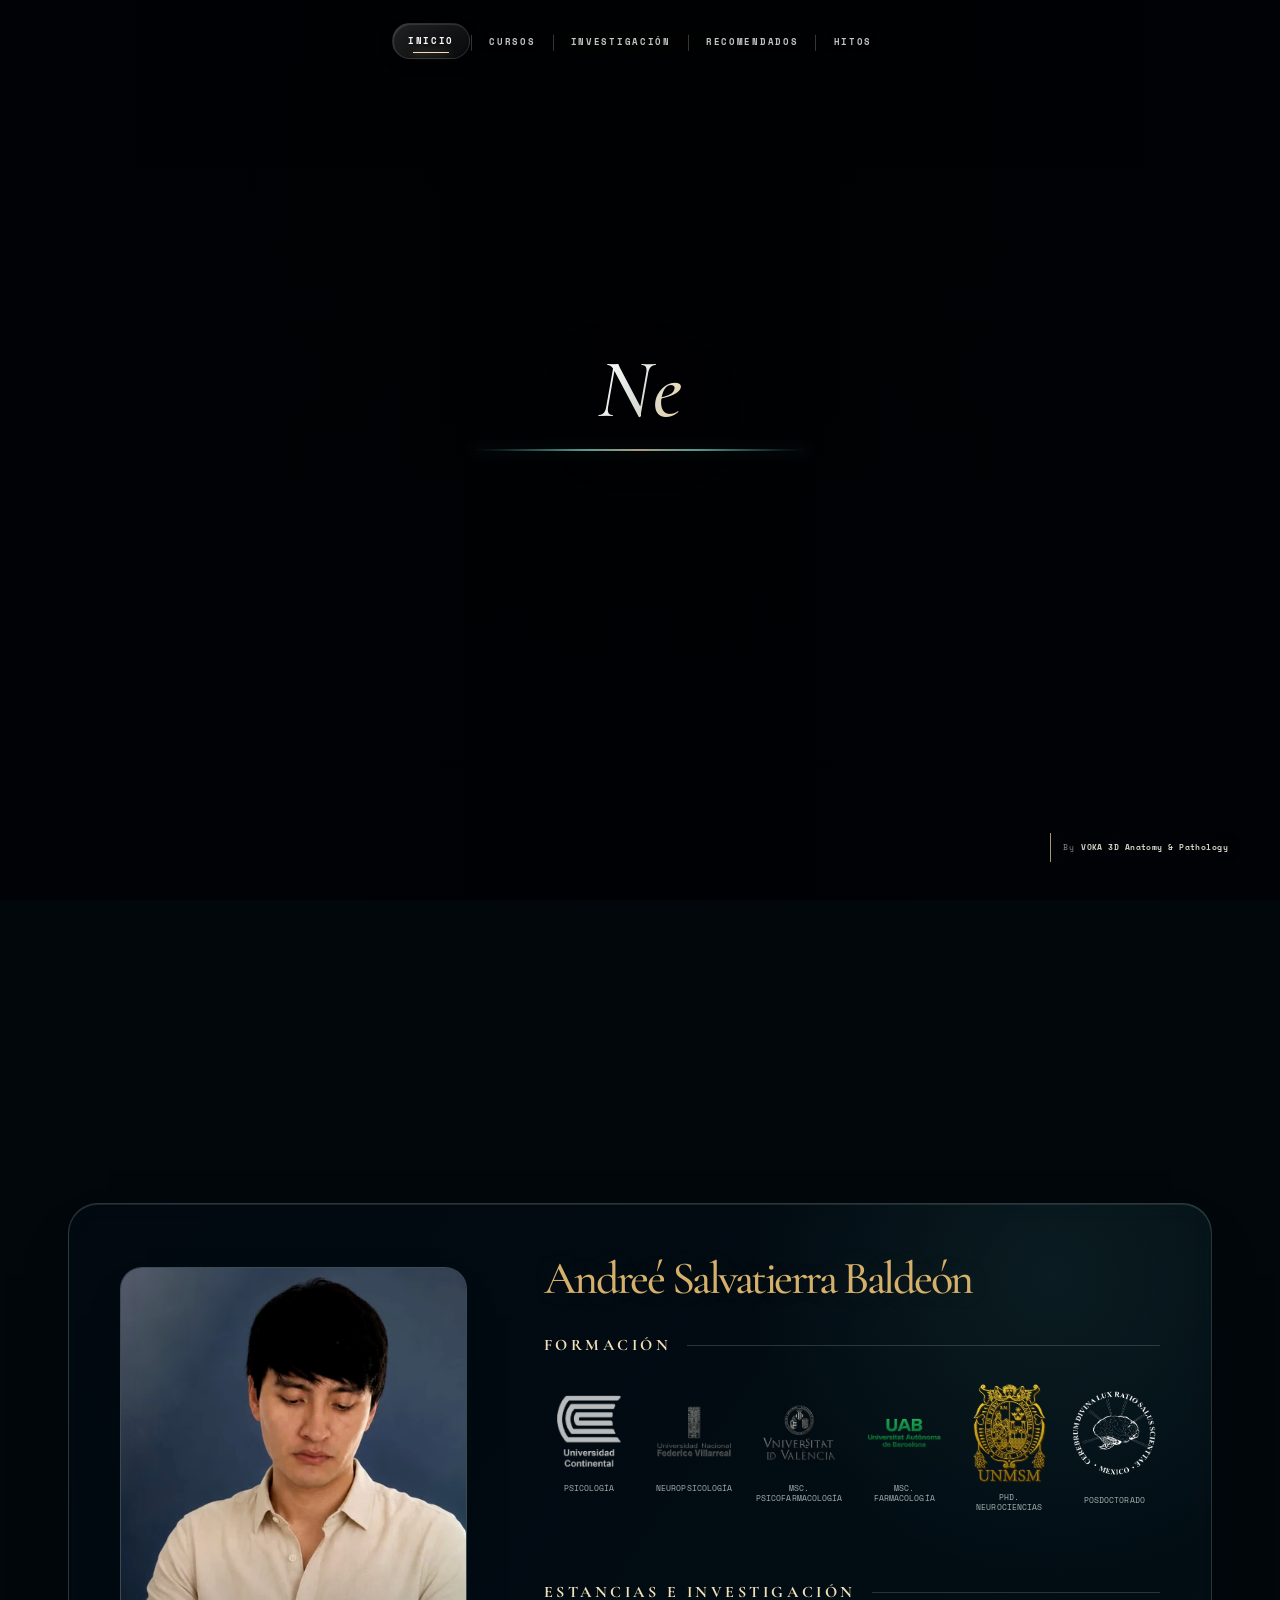
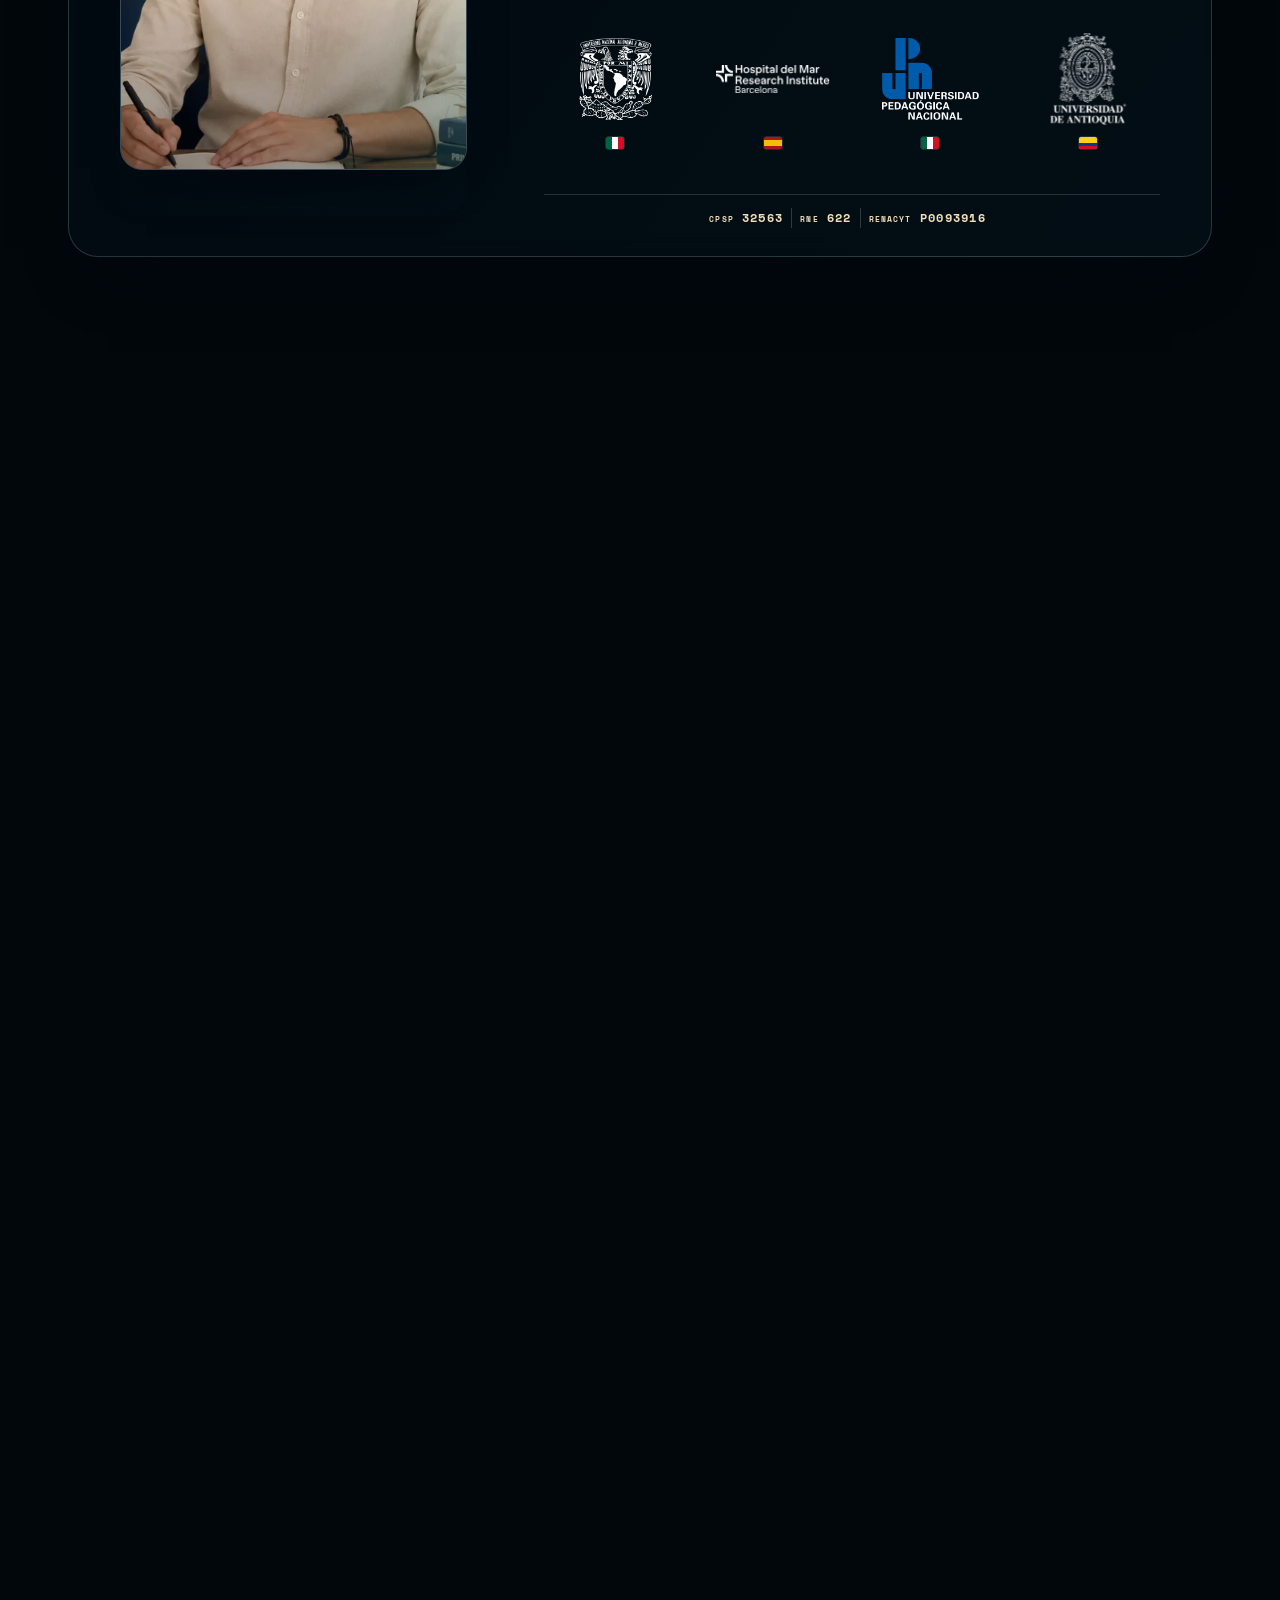
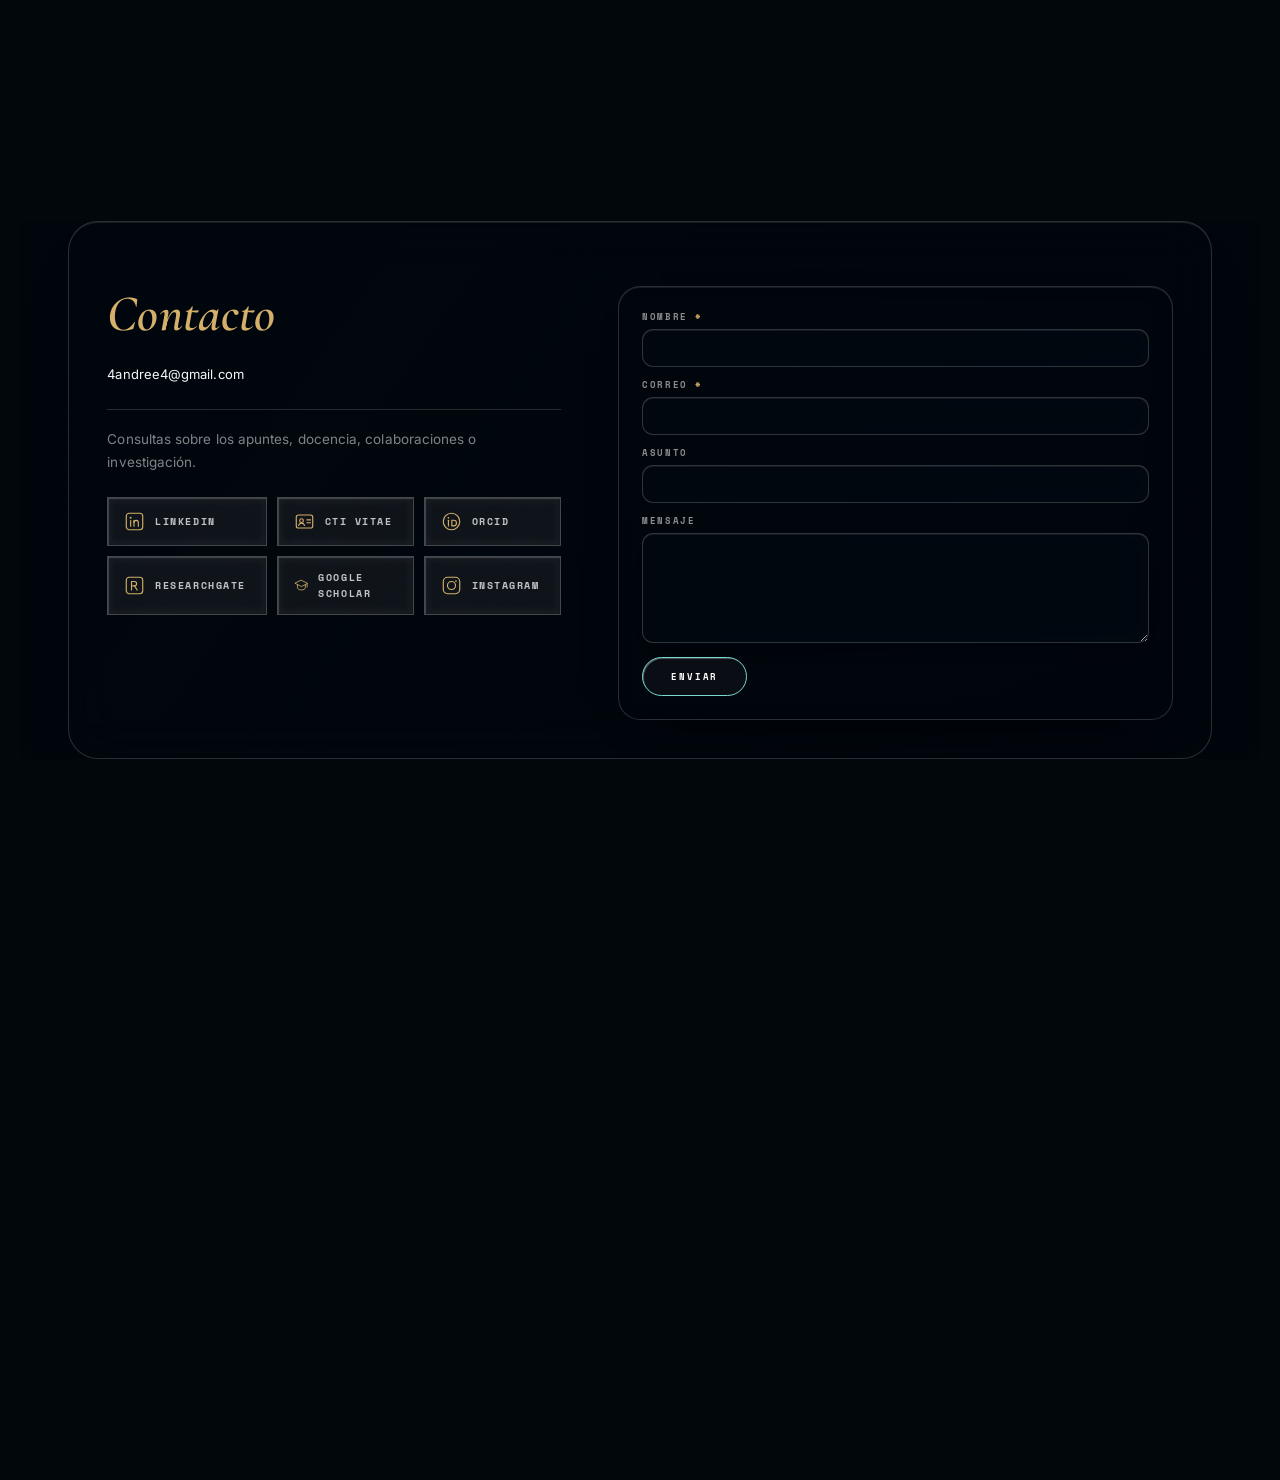
<file: sitio-andree/index.html>
<!DOCTYPE html>
<html lang="es">
<head>
  <meta charset="UTF-8"/>
  <meta name="viewport" content="width=device-width, initial-scale=1.0"/>
  <title>Andreé Salvatierra Baldeón</title>
  <meta name="description" content="Neurona (Apuntes de Neurociencia). Todo lo que necesitas para dominar neurociencia: notas, PPTs y los mejores recursos, gratis. Descubre cómo piensa el cerebro."/>
  <link rel="icon" href="favicon.png" sizes="32x32" type="image/png"/>
  <link rel="icon" href="favicon-192.png" sizes="192x192" type="image/png"/>
  <link rel="apple-touch-icon" href="apple-touch-icon.png"/>
  <link rel="preconnect" href="https://fonts.googleapis.com"/>
  <link rel="preconnect" href="https://fonts.gstatic.com" crossorigin=""/>
  <link href="https://fonts.googleapis.com/css2?family=Cormorant+Garamond:ital,wght@0,400;0,500;0,600;0,700;1,400;1,500;1,600&amp;family=Inter:wght@300;400;500;600&amp;family=Space+Mono:wght@400;700&amp;display=swap" rel="stylesheet"/>
  <link href="https://fonts.googleapis.com/css2?family=Noto+Serif+SC:wght@500&amp;text=%E7%A5%9E%E7%BB%8F%E5%85%83&amp;display=swap" rel="stylesheet"/>
  <link href="https://fonts.googleapis.com/css2?family=Noto+Serif+JP:wght@500&amp;text=%E3%83%8B%E3%83%A5%E3%83%BC%E3%83%AD%E3%83%B3&amp;display=swap" rel="stylesheet"/>
  <link href="https://fonts.googleapis.com/css2?family=Noto+Serif+KR:wght@500&amp;text=%EB%89%B4%EB%9F%B0&amp;display=swap" rel="stylesheet"/>
  <link rel="stylesheet" href="css/theme.css"/>
  <script src="js/nav-spa.js" defer></script>
</head>
<body>

  <nav class="hero-nav-flotante" id="heroNavFlotante" aria-label="Navegación de la portada">
    <button type="button" class="hero-nav-boton" id="heroNavBoton" aria-label="Abrir menú" aria-expanded="false" aria-controls="heroNavLinks">
      <span></span><span></span><span></span>
    </button>
    <div class="hero-nav-links" id="heroNavLinks">
      <span class="hero-nav-mitad">
        <a href="index.html" class="active">Inicio</a>
        <span class="hero-nav-sep">|</span>
        <span class="nav-desplegable">
          <a href="materiales.html">Cursos</a>
          <span class="nav-submenu">
            <a href="biopsicologia.html">Biopsicología</a>
            <a href="psicofarmacologia.html">Psicofarmacología</a>
          </span>
        </span>
      </span>
      <span class="hero-nav-sep hero-nav-break">|</span>
      <span class="hero-nav-espaciador" aria-hidden="true"></span>
      <span class="hero-nav-mitad">
        <a href="investigacion.html">Investigación</a>
        <span class="hero-nav-sep">|</span>
        <a href="recomendados.html">Recomendados</a>
        <span class="hero-nav-sep">|</span>
        <a href="noticias.html">Hitos</a>
      </span>
    </div>
  </nav>

  <!-- Portada exclusiva para celulares angostos (hasta 767px): reemplaza
       el video + menú de arriba por esta pieza fija (arco dorado con las
       4 secciones). Ver MENÚ/PORTADA MÓVIL en theme.css. En 768px o más
       nunca se muestra -- la portada de escritorio de abajo sigue
       intacta. El fondo es el mismo video que usa la portada de
       escritorio (no la foto fija de referencia). -->
  <section data-nosnippet class="mobile-cover" id="portadaMovil" aria-labelledby="coverTituloMovil">
    <video class="mobile-cover__video" autoplay muted loop playsinline
           preload="auto" aria-hidden="true">
      <source src="img/hero-cerebro-portada.mp4" type="video/mp4"/>
    </video>
    <div class="mobile-cover__overlay" aria-hidden="true"></div>

    <header class="mobile-cover__header">
      <div class="neuron-emblem" aria-hidden="true">
        <img src="img/logo-mark.png?v=3" alt="" width="512" height="512" loading="eager" decoding="async"/>
      </div>
      <h1 id="coverTituloMovil">Neurona</h1>
    </header>

    <svg class="mobile-cover__arc" viewBox="0 0 941 1672" preserveAspectRatio="none" aria-hidden="true">
      <path d="M235 -20 C70 160 36 367 50 522 C57 648 61 725 65 774 C72 882 91 980 100 1038 C115 1150 113 1238 100 1284 C90 1350 55 1460 38 1522"/>
    </svg>

    <nav class="arc-navigation" aria-label="Navegación principal">
      <a class="arc-link" href="materiales.html" style="--x: 6.9%; --y: 46.3%">
        <span class="arc-marker" aria-hidden="true"></span>
        <span class="arc-link__text"><strong>CURSOS</strong></span>
      </a>
      <a class="arc-link" href="investigacion.html" style="--x: 10.5%; --y: 62.1%">
        <span class="arc-marker" aria-hidden="true"></span>
        <span class="arc-link__text"><strong>INVESTIGACIÓN</strong></span>
      </a>
      <a class="arc-link" href="recomendados.html" style="--x: 10.6%; --y: 76.8%">
        <span class="arc-marker" aria-hidden="true"></span>
        <span class="arc-link__text"><strong>RECOMENDADOS</strong></span>
      </a>
      <a class="arc-link" href="noticias.html" style="--x: 4%; --y: 91%">
        <span class="arc-marker" aria-hidden="true"></span>
        <span class="arc-link__text"><strong>HITOS</strong></span>
      </a>
    </nav>
  </section>
  <script>
    (function () {
      /* Algunos navegadores (Brave con Shields activado, o Safari según
         la configuración de datos) ignoran el atributo autoplay incluso
         siendo muted+playsinline y dejan el video pausado en el primer
         cuadro, con el botón de reproducir nativo encima. Se reintenta
         .play() explícitamente por script, y de nuevo en el primer toque
         real del usuario si seguía pausado -- ahí sí lo permiten incluso
         los navegadores más estrictos. */
      var video = document.querySelector('.mobile-cover__video');
      if (!video) return;
      function intentar() { video.play().catch(function () {}); }
      intentar();
      video.addEventListener('loadeddata', intentar);
      document.addEventListener('visibilitychange', function () {
        if (!document.hidden && video.paused) intentar();
      });
      function intentarUnaVez() {
        if (video.paused) intentar();
        document.removeEventListener('touchstart', intentarUnaVez);
        document.removeEventListener('click', intentarUnaVez);
      }
      document.addEventListener('touchstart', intentarUnaVez, { once: true, passive: true });
      document.addEventListener('click', intentarUnaVez, { once: true });
    })();
  </script>

  <section data-nosnippet class="page-hero page-hero--portada page-hero--fijo" id="portada">
    <video class="page-hero-video" autoplay muted loop playsinline
           poster="img/hero-neuronas-poster.webp" aria-hidden="true">
      <source src="img/hero-neuronas.mp4" type="video/mp4"/>
    </video>
    <video class="hero-title-video" autoplay muted loop playsinline preload="auto" aria-hidden="true">
      <source src="img/hero-cerebro-portada.mp4" type="video/mp4"/>
    </video>
    <div class="hero-title-overlay" aria-hidden="true"></div>
    <div class="page-hero-overlay" aria-hidden="true"></div>
    <canvas class="hero-constelacion" id="heroConstelacion" aria-hidden="true"></canvas>
    <div class="page-hero-inner">
      <h1 class="library-hero-name notranslate" aria-label="Neurona" translate="no">
        <span class="hero-nombre-texto" id="heroNombreTexto" aria-hidden="true">Neuron</span>
        <span class="hero-nombre-linea" aria-hidden="true">
          <span class="hero-nombre-linea-seg"></span>
        </span>
      </h1>
      <script>
        (function () {
          var el = document.getElementById('heroNombreTexto');
          if (!el) return;

          var ESPANOL = { texto: 'Neurona', clase: '' };
          var IDIOMAS = [
            { texto: 'Νευρώνας',    clase: '' },
            { texto: 'Neuron',      clase: '' },
            { texto: '神经元',       clase: 'hero-nombre-zh' },
            { texto: 'Nöron',       clase: '' },
            { texto: 'Нейрон',      clase: '' },
            { texto: 'Neurônio',    clase: '' },
            { texto: 'ニューロン',    clase: 'hero-nombre-ja' },
            { texto: 'Neuroni',     clase: '' },
            { texto: 'Neurone',     clase: '' },
            { texto: '뉴런',         clase: 'hero-nombre-ko' },
            { texto: 'Neurón',      clase: '' },
            { texto: 'Neuronas',    clase: '' },
            { texto: 'Nuroni',      clase: '' },
            { texto: 'Neirons',     clase: '' },
            { texto: 'Niwron',      clase: '' },
            { texto: 'Taugafruma',  clase: '' }
          ];

          // Secuencia completa: cada idioma seguido de "Neurona" en español,
          // intercalando, y en bucle infinito.
          var SECUENCIA = [];
          IDIOMAS.forEach(function (item) {
            SECUENCIA.push(item);
            SECUENCIA.push(ESPANOL);
          });

          var reducido = window.matchMedia && window.matchMedia('(prefers-reduced-motion: reduce)').matches;
          if (reducido) {
            el.textContent = ESPANOL.texto;
            if (ESPANOL.clase) el.classList.add(ESPANOL.clase);
            return;
          }

          var BORRADO = 40;   // ms entre cada letra que se borra
          var ESCRITO = 65;   // ms entre cada letra que se escribe
          var PAUSA = 2000;   // ms con la palabra completa antes de borrarla

          function borrar(alTerminar) {
            if (!el.lastElementChild) { alTerminar(); return; }
            el.removeChild(el.lastElementChild);
            setTimeout(function () { borrar(alTerminar); }, BORRADO);
          }

          function escribir(letras, i, alTerminar) {
            if (i >= letras.length) { alTerminar(); return; }
            var s = document.createElement('span');
            s.className = 'hero-letra';
            s.textContent = letras[i];
            el.appendChild(s);
            setTimeout(function () { escribir(letras, i + 1, alTerminar); }, ESCRITO);
          }

          function mostrar(item, alTerminar) {
            el.className = 'hero-nombre-texto' + (item.clase ? ' ' + item.clase : '');
            escribir(item.texto.split(''), 0, function () {
              setTimeout(alTerminar, PAUSA);
            });
          }

          el.innerHTML = '';
          var indice = 0;
          function ciclo() {
            borrar(function () {
              indice = (indice + 1) % SECUENCIA.length;
              mostrar(SECUENCIA[indice], ciclo);
            });
          }
          mostrar(SECUENCIA[0], ciclo);
        })();
      </script>
    </div>
    <span class="scroll-cue" aria-hidden="true"></span>
    <a class="hero-video-credit" href="https://www.youtube.com/@vokaio" target="_blank" rel="noopener noreferrer" aria-label="Video por VOKA 3D Anatomy &amp; Pathology, abre YouTube en una pestaña nueva">
      <span>By</span><strong>VOKA 3D Anatomy &amp; Pathology</strong>
    </a>
  </section>

  <main id="spaMain">

  <div class="slide-wrap" id="tituloDwell" aria-hidden="true"></div>

  <nav class="riel-secciones" id="rielSecciones" aria-label="Secciones de la portada">
    <a href="#" class="riel-item" data-riel-ir="titulo">
      <span class="riel-etiqueta">Título</span>
      <span class="riel-punto" aria-hidden="true"></span>
    </a>
    <a href="#sobre" class="riel-item" data-riel-ir="sobre">
      <span class="riel-etiqueta">A. Salvatierra</span>
      <span class="riel-punto" aria-hidden="true"></span>
    </a>
    <a href="#contactame-wrap" class="riel-item" data-riel-ir="contactame-wrap">
      <span class="riel-etiqueta">Contáctame</span>
      <span class="riel-punto" aria-hidden="true"></span>
    </a>
  </nav>

  <div data-nosnippet class="slide-wrap" id="sobre">
   <div class="slide-pin">
    <div class="section">
      <div class="autor-grid">
        <div class="autor-retrato" data-reveal data-dir="left">
          <div class="autor-foto-3d">
            <img src="img/autor.webp" alt="Dr. Andreé Salvatierra Baldeón"
                 width="480" height="760" loading="lazy" decoding="async"/>
          </div>
          <span class="retrato-cortina" aria-hidden="true"></span>
        </div>

        <div class="autor-texto">
          <h2 class="autor-nombre" data-reveal data-dir="left" style="--i:1">Andreé Salvatierra Baldeón</h2>

          <div class="escudos-bloque">
        <p class="escudos-titulo escudos-titulo--riel" data-reveal>Formación</p>
        <div class="riel-escudos" data-reveal style="--i:1">
          <div class="riel-pista" style="--total:6">
            <figure class="riel-escudo-item" style="--ri:0">
              <img src="img/escudos/continental.webp?v=9" alt="Universidad Continental" loading="lazy" decoding="async"/>
              <figcaption class="riel-escudo-etiqueta">Psicología</figcaption>
            </figure>
            <figure class="riel-escudo-item" style="--ri:1">
              <img src="img/escudos/villarreal.webp?v=5" alt="U. N. Federico Villarreal" loading="lazy" decoding="async"/>
              <figcaption class="riel-escudo-etiqueta">Neuropsicología</figcaption>
            </figure>
            <figure class="riel-escudo-item" style="--ri:2">
              <img src="img/escudos/valencia.webp?v=5" alt="Universitat de València" loading="lazy" decoding="async"/>
              <figcaption class="riel-escudo-etiqueta">MSc. Psicofarmacología</figcaption>
            </figure>
            <figure class="riel-escudo-item" style="--ri:3">
              <img src="img/escudos/uab.webp?v=5" alt="U. Autònoma de Barcelona" loading="lazy" decoding="async"/>
              <figcaption class="riel-escudo-etiqueta">MSc. Farmacología</figcaption>
            </figure>
            <figure class="riel-escudo-item" style="--ri:4">
              <img src="img/escudos/unmsm.webp?v=6" alt="UNMSM" loading="lazy" decoding="async"/>
              <figcaption class="riel-escudo-etiqueta">PhD. Neurociencias</figcaption>
            </figure>
            <figure class="riel-escudo-item" style="--ri:5">
              <img src="img/escudos/innn.webp?v=7" alt="INNN · México" loading="lazy" decoding="async"/>
              <figcaption class="riel-escudo-etiqueta">Posdoctorado</figcaption>
            </figure>
            <!-- repetido, oculto de lectores de pantalla: la tira duplica
                 el contenido para que el desplazamiento pueda dar toda la
                 vuelta y volver al principio sin que se note el corte. -->
            <figure class="riel-escudo-item riel-escudo-item--duplicado" aria-hidden="true">
              <img src="img/escudos/continental.webp?v=9" alt="" loading="lazy" decoding="async"/>
              <figcaption class="riel-escudo-etiqueta">Psicología</figcaption>
            </figure>
            <figure class="riel-escudo-item riel-escudo-item--duplicado" aria-hidden="true">
              <img src="img/escudos/villarreal.webp?v=5" alt="" loading="lazy" decoding="async"/>
              <figcaption class="riel-escudo-etiqueta">Neuropsicología</figcaption>
            </figure>
            <figure class="riel-escudo-item riel-escudo-item--duplicado" aria-hidden="true">
              <img src="img/escudos/valencia.webp?v=5" alt="" loading="lazy" decoding="async"/>
              <figcaption class="riel-escudo-etiqueta">MSc. Psicofarmacología</figcaption>
            </figure>
            <figure class="riel-escudo-item riel-escudo-item--duplicado" aria-hidden="true">
              <img src="img/escudos/uab.webp?v=5" alt="" loading="lazy" decoding="async"/>
              <figcaption class="riel-escudo-etiqueta">MSc. Farmacología</figcaption>
            </figure>
            <figure class="riel-escudo-item riel-escudo-item--duplicado" aria-hidden="true">
              <img src="img/escudos/unmsm.webp?v=6" alt="" loading="lazy" decoding="async"/>
              <figcaption class="riel-escudo-etiqueta">PhD. Neurociencias</figcaption>
            </figure>
            <figure class="riel-escudo-item riel-escudo-item--duplicado" aria-hidden="true">
              <img src="img/escudos/innn.webp?v=7" alt="" loading="lazy" decoding="async"/>
              <figcaption class="riel-escudo-etiqueta">Posdoctorado</figcaption>
            </figure>
          </div>
        </div>

        <p class="escudos-titulo escudos-titulo--riel" data-reveal style="--i:2">Estancias e investigación</p>
        <div class="riel-escudos" data-reveal style="--i:3">
          <div class="riel-pista" style="--total:4">
            <figure class="riel-escudo-item" style="--ri:0">
              <img src="img/escudos/unam.webp?v=6" alt="UNAM · CDMX" loading="lazy" decoding="async"/>
              <figcaption class="pais-etiqueta" title="México"><svg class="pais-bandera" viewBox="0 0 3 2" aria-hidden="true"><rect width="1" height="2" fill="#006341"/><rect width="1" height="2" x="1" fill="#fff"/><rect width="1" height="2" x="2" fill="#CE1126"/></svg></figcaption>
            </figure>
            <figure class="riel-escudo-item" style="--ri:1">
              <img src="img/escudos/imim.webp?v=7" alt="Hospital del Mar Research Institute · Barcelona" loading="lazy" decoding="async"/>
              <figcaption class="pais-etiqueta" title="España"><svg class="pais-bandera" viewBox="0 0 3 2" aria-hidden="true"><rect width="3" height="2" fill="#AA151B"/><rect width="3" height="1" y="0.5" fill="#F1BF00"/></svg></figcaption>
            </figure>
            <figure class="riel-escudo-item" style="--ri:2">
              <img src="img/escudos/upn.webp?v=4" alt="Universidad Pedagógica Nacional" loading="lazy" decoding="async"/>
              <figcaption class="pais-etiqueta" title="México"><svg class="pais-bandera" viewBox="0 0 3 2" aria-hidden="true"><rect width="1" height="2" fill="#006341"/><rect width="1" height="2" x="1" fill="#fff"/><rect width="1" height="2" x="2" fill="#CE1126"/></svg></figcaption>
            </figure>
            <figure class="riel-escudo-item" style="--ri:3">
              <img src="img/escudos/antioquia.webp?v=10" alt="U. de Antioquia · Medellín" loading="lazy" decoding="async"/>
              <figcaption class="pais-etiqueta" title="Colombia"><svg class="pais-bandera" viewBox="0 0 3 2" aria-hidden="true"><rect width="3" height="2" fill="#FCD116"/><rect width="3" height="1" y="1" fill="#003893"/><rect width="3" height="0.5" y="1.5" fill="#CE1126"/></svg></figcaption>
            </figure>
            <figure class="riel-escudo-item riel-escudo-item--duplicado" aria-hidden="true">
              <img src="img/escudos/unam.webp?v=6" alt="" loading="lazy" decoding="async"/>
              <figcaption class="pais-etiqueta"><svg class="pais-bandera" viewBox="0 0 3 2" aria-hidden="true"><rect width="1" height="2" fill="#006341"/><rect width="1" height="2" x="1" fill="#fff"/><rect width="1" height="2" x="2" fill="#CE1126"/></svg></figcaption>
            </figure>
            <figure class="riel-escudo-item riel-escudo-item--duplicado" aria-hidden="true">
              <img src="img/escudos/imim.webp?v=7" alt="" loading="lazy" decoding="async"/>
              <figcaption class="pais-etiqueta"><svg class="pais-bandera" viewBox="0 0 3 2" aria-hidden="true"><rect width="3" height="2" fill="#AA151B"/><rect width="3" height="1" y="0.5" fill="#F1BF00"/></svg></figcaption>
            </figure>
            <figure class="riel-escudo-item riel-escudo-item--duplicado" aria-hidden="true">
              <img src="img/escudos/upn.webp?v=4" alt="" loading="lazy" decoding="async"/>
              <figcaption class="pais-etiqueta"><svg class="pais-bandera" viewBox="0 0 3 2" aria-hidden="true"><rect width="1" height="2" fill="#006341"/><rect width="1" height="2" x="1" fill="#fff"/><rect width="1" height="2" x="2" fill="#CE1126"/></svg></figcaption>
            </figure>
            <figure class="riel-escudo-item riel-escudo-item--duplicado" aria-hidden="true">
              <img src="img/escudos/antioquia.webp?v=10" alt="" loading="lazy" decoding="async"/>
              <figcaption class="pais-etiqueta"><svg class="pais-bandera" viewBox="0 0 3 2" aria-hidden="true"><rect width="3" height="2" fill="#FCD116"/><rect width="3" height="1" y="1" fill="#003893"/><rect width="3" height="0.5" y="1.5" fill="#CE1126"/></svg></figcaption>
            </figure>
          </div>
        </div>

        <!-- Grilla simple para mobile: mismos escudos, sin duplicar ni
             animar (el riel entero queda oculto ahí, ver theme.css). -->
        <p class="escudos-titulo escudos-titulo--mobile" data-reveal>Formación</p>
        <div class="escudos escudos--seis escudos--mobile">
            <figure class="escudo" data-reveal style="--i:1">
              <img src="img/escudos/continental.webp?v=9" alt="Universidad Continental" loading="lazy" decoding="async"/>
              <figcaption>Psicología</figcaption>
            </figure>
            <figure class="escudo" data-reveal style="--i:2">
              <img src="img/escudos/villarreal.webp?v=5" alt="U. N. Federico Villarreal" loading="lazy" decoding="async"/>
              <figcaption>Neuropsicología</figcaption>
            </figure>
            <figure class="escudo" data-reveal style="--i:3">
              <img src="img/escudos/valencia.webp?v=5" alt="Universitat de València" loading="lazy" decoding="async"/>
              <figcaption>MSc. Psicofarmacología</figcaption>
            </figure>
            <figure class="escudo" data-reveal style="--i:4">
              <img src="img/escudos/uab.webp?v=5" alt="U. Autònoma de Barcelona" loading="lazy" decoding="async"/>
              <figcaption>MSc. Farmacología</figcaption>
            </figure>
            <figure class="escudo" data-reveal style="--i:5">
              <img src="img/escudos/unmsm.webp?v=6" alt="UNMSM" loading="lazy" decoding="async"/>
              <figcaption>PhD. Neurociencias</figcaption>
            </figure>
            <figure class="escudo" data-reveal style="--i:6">
              <img src="img/escudos/innn.webp?v=7" alt="INNN · México" loading="lazy" decoding="async"/>
              <figcaption>Posdoctorado</figcaption>
            </figure>
        </div>
        <p class="escudos-titulo escudos-titulo--mobile" data-reveal style="--i:6">Estancias e investigación</p>
        <div class="escudos escudos--cuatro escudos--mobile">
            <figure class="escudo" data-reveal style="--i:7">
              <img src="img/escudos/unam.webp?v=6" alt="UNAM · CDMX" loading="lazy" decoding="async"/>
              <figcaption class="pais-etiqueta" title="México"><svg class="pais-bandera" viewBox="0 0 3 2" aria-hidden="true"><rect width="1" height="2" fill="#006341"/><rect width="1" height="2" x="1" fill="#fff"/><rect width="1" height="2" x="2" fill="#CE1126"/></svg></figcaption>
            </figure>
            <figure class="escudo" data-reveal style="--i:8">
              <img src="img/escudos/imim.webp?v=7" alt="Hospital del Mar Research Institute · Barcelona" loading="lazy" decoding="async"/>
              <figcaption class="pais-etiqueta" title="España"><svg class="pais-bandera" viewBox="0 0 3 2" aria-hidden="true"><rect width="3" height="2" fill="#AA151B"/><rect width="3" height="1" y="0.5" fill="#F1BF00"/></svg></figcaption>
            </figure>
            <figure class="escudo" data-reveal style="--i:9">
              <img src="img/escudos/upn.webp?v=4" alt="Universidad Pedagógica Nacional" loading="lazy" decoding="async"/>
              <figcaption class="pais-etiqueta" title="México"><svg class="pais-bandera" viewBox="0 0 3 2" aria-hidden="true"><rect width="1" height="2" fill="#006341"/><rect width="1" height="2" x="1" fill="#fff"/><rect width="1" height="2" x="2" fill="#CE1126"/></svg></figcaption>
            </figure>
            <figure class="escudo" data-reveal style="--i:10">
              <img src="img/escudos/antioquia.webp?v=10" alt="U. de Antioquia · Medellín" loading="lazy" decoding="async"/>
              <figcaption class="pais-etiqueta" title="Colombia"><svg class="pais-bandera" viewBox="0 0 3 2" aria-hidden="true"><rect width="3" height="2" fill="#FCD116"/><rect width="3" height="1" y="1" fill="#003893"/><rect width="3" height="0.5" y="1.5" fill="#CE1126"/></svg></figcaption>
            </figure>
        </div>
      </div>

          <p class="autor-registros" data-reveal data-dir="left" style="--i:4">
            <span>CPsP <strong>32563</strong></span>
            <span>RNE <strong>622</strong></span>
            <span>RENACYT <strong>P0093916</strong></span>
          </p>
        </div>
      </div>
    </div>
   </div>
  </div>

  <div class="slide-wrap" id="contactame-wrap">
   <div class="slide-pin">
    <section data-nosnippet class="contacto-seccion" id="contactame">
    <div class="section">
      <div class="contacto contacto--abierto">
        <div class="contacto-cuerpo">
          <div class="contacto-datos" data-reveal data-dir="up" style="--i:1">
            <div class="contacto-cabecera">
              <span class="contacto-cabecera-textos" data-reveal data-dir="up">
                <span class="contacto-titulo">Contacto</span>
              </span>
            </div>
            <dl class="contacto-lista">
              <dd><a href="mailto:4andree4@gmail.com">4andree4@gmail.com</a></dd>
            </dl>

            <p class="contacto-nota">Consultas sobre los apuntes, docencia, colaboraciones o investigación.</p>

            <div class="perfiles contacto-perfiles">
              <a class="perfil" href="https://www.linkedin.com/in/a-salvatierra" target="_blank" rel="noopener noreferrer"><span class="perfil-icono"><svg viewBox="0 0 24 24" fill="none" stroke="currentColor" stroke-width="1.3" stroke-linecap="round" stroke-linejoin="round" aria-hidden="true"><rect x="2.6" y="2.6" width="18.8" height="18.8" rx="3.4"/><circle cx="7.6" cy="7.7" r="1.15" fill="currentColor" stroke="none"/><path d="M7.6 10.8v6.6"/><path d="M11.4 17.4v-6.6"/><path d="M11.4 13.2c0-1.5 1.1-2.5 2.5-2.5s2.5 1 2.5 2.5v4.2"/></svg></span><span>LinkedIn</span></a>
              <a class="perfil" href="https://ctivitae.concytec.gob.pe/appDirectorioCTI/VerDatosInvestigador.do?id_investigador=93916" target="_blank" rel="noopener noreferrer"><span class="perfil-icono"><svg viewBox="0 0 24 24" fill="none" stroke="currentColor" stroke-width="1.3" stroke-linecap="round" stroke-linejoin="round" aria-hidden="true"><rect x="2.6" y="4.6" width="18.8" height="14.8" rx="2.4"/><circle cx="8.6" cy="11" r="2.1"/><path d="M5.2 16.4c.5-1.6 1.8-2.5 3.4-2.5s2.9.9 3.4 2.5"/><path d="M14.8 10.2h4M14.8 13.4h4"/></svg></span><span>CTI Vitae</span></a>
              <a class="perfil" href="https://orcid.org/0000-0002-0638-563X" target="_blank" rel="noopener noreferrer"><span class="perfil-icono"><svg viewBox="0 0 24 24" fill="none" stroke="currentColor" stroke-width="1.3" stroke-linecap="round" stroke-linejoin="round" aria-hidden="true"><circle cx="12" cy="12" r="9.4"/><circle cx="8.5" cy="7.9" r="0.95" fill="currentColor" stroke="none"/><path d="M8.5 10.6v6.4"/><path d="M12.4 17v-6.4h2.1a3.2 3.2 0 0 1 0 6.4Z"/></svg></span><span>ORCID</span></a>
              <a class="perfil" href="https://www.researchgate.net/profile/Andree-Salvatierra-Baldeon?ev=hdr_xprf" target="_blank" rel="noopener noreferrer"><span class="perfil-icono"><svg viewBox="0 0 24 24" fill="none" stroke="currentColor" stroke-width="1.3" stroke-linecap="round" stroke-linejoin="round" aria-hidden="true"><rect x="2.6" y="2.6" width="18.8" height="18.8" rx="3.4"/><path d="M8.6 17.2V7.4h3.1c1.7 0 2.7 1 2.7 2.5s-1 2.5-2.7 2.5H9.9"/><path d="M12 12.4l3 4.8"/></svg></span><span>ResearchGate</span></a>
              <a class="perfil" href="https://scholar.google.com/citations?user=h9P861oAAAAJ&amp;hl=es" target="_blank" rel="noopener noreferrer"><span class="perfil-icono"><svg viewBox="0 0 24 24" fill="none" stroke="currentColor" stroke-width="1.3" stroke-linecap="round" stroke-linejoin="round" aria-hidden="true"><path d="M12 3.6 22 8.6l-10 5-10-5Z"/><path d="M5.6 11v4.8c0 1.9 2.9 3.4 6.4 3.4s6.4-1.5 6.4-3.4V11"/><path d="M21.2 9.2v5.2"/></svg></span><span>Google Scholar</span></a>
              <a class="perfil" href="https://www.instagram.com/andree_salva/" target="_blank" rel="noopener noreferrer"><span class="perfil-icono"><svg viewBox="0 0 24 24" fill="none" stroke="currentColor" stroke-width="1.3" stroke-linecap="round" stroke-linejoin="round" aria-hidden="true"><rect x="2.6" y="2.6" width="18.8" height="18.8" rx="5"/><circle cx="12" cy="12" r="4.6"/><circle cx="17.1" cy="6.9" r="1" fill="currentColor" stroke="none"/></svg></span><span>Instagram</span></a>
            </div>
          </div>

          <form class="contacto-form" id="formContacto" novalidate>
            <label class="campo" data-reveal data-dir="right" style="--i:1">
              <span>Nombre <em>*</em></span>
              <input type="text" name="nombre" required autocomplete="name"/>
            </label>
            <label class="campo" data-reveal data-dir="right" style="--i:2">
              <span>Correo <em>*</em></span>
              <input type="email" name="correo" required autocomplete="email"/>
            </label>
            <label class="campo" data-reveal data-dir="right" style="--i:3">
              <span>Asunto</span>
              <input type="text" name="asunto"/>
            </label>
            <label class="campo" data-reveal data-dir="right" style="--i:4">
              <span>Mensaje</span>
              <textarea name="mensaje" rows="6"></textarea>
            </label>
            <p class="contacto-aviso" id="avisoContacto" hidden></p>
            <button type="submit" class="btn-enviar" data-reveal data-dir="right" style="--i:5">Enviar</button>
          </form>
        </div>
      </div>
    </div>
    </section>
   </div>
  </div>

  <script>
    (function () {
      var form   = document.getElementById('formContacto');
      var aviso  = document.getElementById('avisoContacto');
      if (!form) return;

      form.addEventListener('submit', function (e) {
        e.preventDefault();
        var d = new FormData(form);
        var nombre = (d.get('nombre') || '').trim();
        var correo = (d.get('correo') || '').trim();
        if (!nombre || !correo) {
          aviso.hidden = false;
          aviso.textContent = 'Faltan el nombre y el correo.';
          return;
        }
        var asunto = (d.get('asunto') || '').trim() || 'Consulta desde la web';
        var cuerpo = (d.get('mensaje') || '').trim()
                   + '\n\n—\n' + nombre + ' · ' + correo;
        aviso.hidden = false;
        aviso.textContent = 'Abriendo tu programa de correo…';
        location.href = 'mailto:4andree4@gmail.com'
                      + '?subject=' + encodeURIComponent(asunto)
                      + '&body=' + encodeURIComponent(cuerpo);
      });
    })();
  </script>

  <script>
    (function () {
      var items = document.querySelectorAll('[data-reveal]');
      if (!items.length) return;
      if (!('IntersectionObserver' in window)) {
        items.forEach(function (i) { i.classList.add('is-visible'); });
        return;
      }
      var io = new IntersectionObserver(function (entries) {
        entries.forEach(function (entry) {
          if (entry.isIntersecting) {
            entry.target.classList.add('is-visible');
            io.unobserve(entry.target);
          }
        });
      }, { threshold: 0.05, rootMargin: '0px 0px 12% 0px' });
      items.forEach(function (i) { io.observe(i); });
    })();
  </script>

  </main>

  <footer class="footer-wrap" id="contacto">
    <div data-nosnippet class="footer">
      <div class="footer-bottom">
        <span class="footer-copy"><span class="footer-copy-nombre">© Andreé Salvatierra</span><span class="footer-copy-sep" aria-hidden="true"> · </span><span class="footer-copy-lema">Apuntes de libre distribución con atribución</span></span>
      </div>
    </div>
  </footer>

  <script>
    (function () {
      var heroNav = document.getElementById('heroNavFlotante');
      var heroNavBoton = document.getElementById('heroNavBoton');
      var heroNavLinks = document.getElementById('heroNavLinks');
      if (!heroNav || !heroNavBoton) return;

      heroNavBoton.addEventListener('click', function () {
        var abierto = heroNav.classList.toggle('hero-nav-abierto');
        heroNavBoton.setAttribute('aria-expanded', abierto ? 'true' : 'false');
        centrarBotonNav();
      });
      if (heroNavLinks) {
        heroNavLinks.addEventListener('click', function (e) {
          if (e.target.tagName === 'A') {
            heroNav.classList.remove('hero-nav-abierto');
            heroNavBoton.setAttribute('aria-expanded', 'false');
            centrarBotonNav();
          }
        });
      }

      /* Cerrado, el botón queda exactamente centrado (CSS, left:50%).
         Solo al abrirse se desliza al centro real del hueco entre las
         dos mitades — que no es el 50% exacto de la pantalla porque
         "Investigación·Noticias" pesa más que "Inicio·Cursos" y el
         bloque centrado por CSS no cae parejo. Se mide el espaciador
         central (que no tiene transform, a diferencia de las mitades)
         para que el valor sea el correcto esté el menú abierto o no. */
      var heroNavEspaciador = heroNavLinks ? heroNavLinks.querySelector('.hero-nav-espaciador') : null;
      function centrarBotonNav() {
        if (!heroNavEspaciador || !heroNavBoton || !heroNav) return;
        if (!heroNav.classList.contains('hero-nav-abierto')) {
          heroNavBoton.style.left = '';
          return;
        }
        var flotanteLeft = heroNav.getBoundingClientRect().left;
        var hueco = heroNavEspaciador.getBoundingClientRect();
        heroNavBoton.style.left = ((hueco.left + hueco.right) / 2 - flotanteLeft) + 'px';
      }
      centrarBotonNav();
      window.addEventListener('resize', centrarBotonNav);
    })();
  </script>
</body>
</html>
</file>
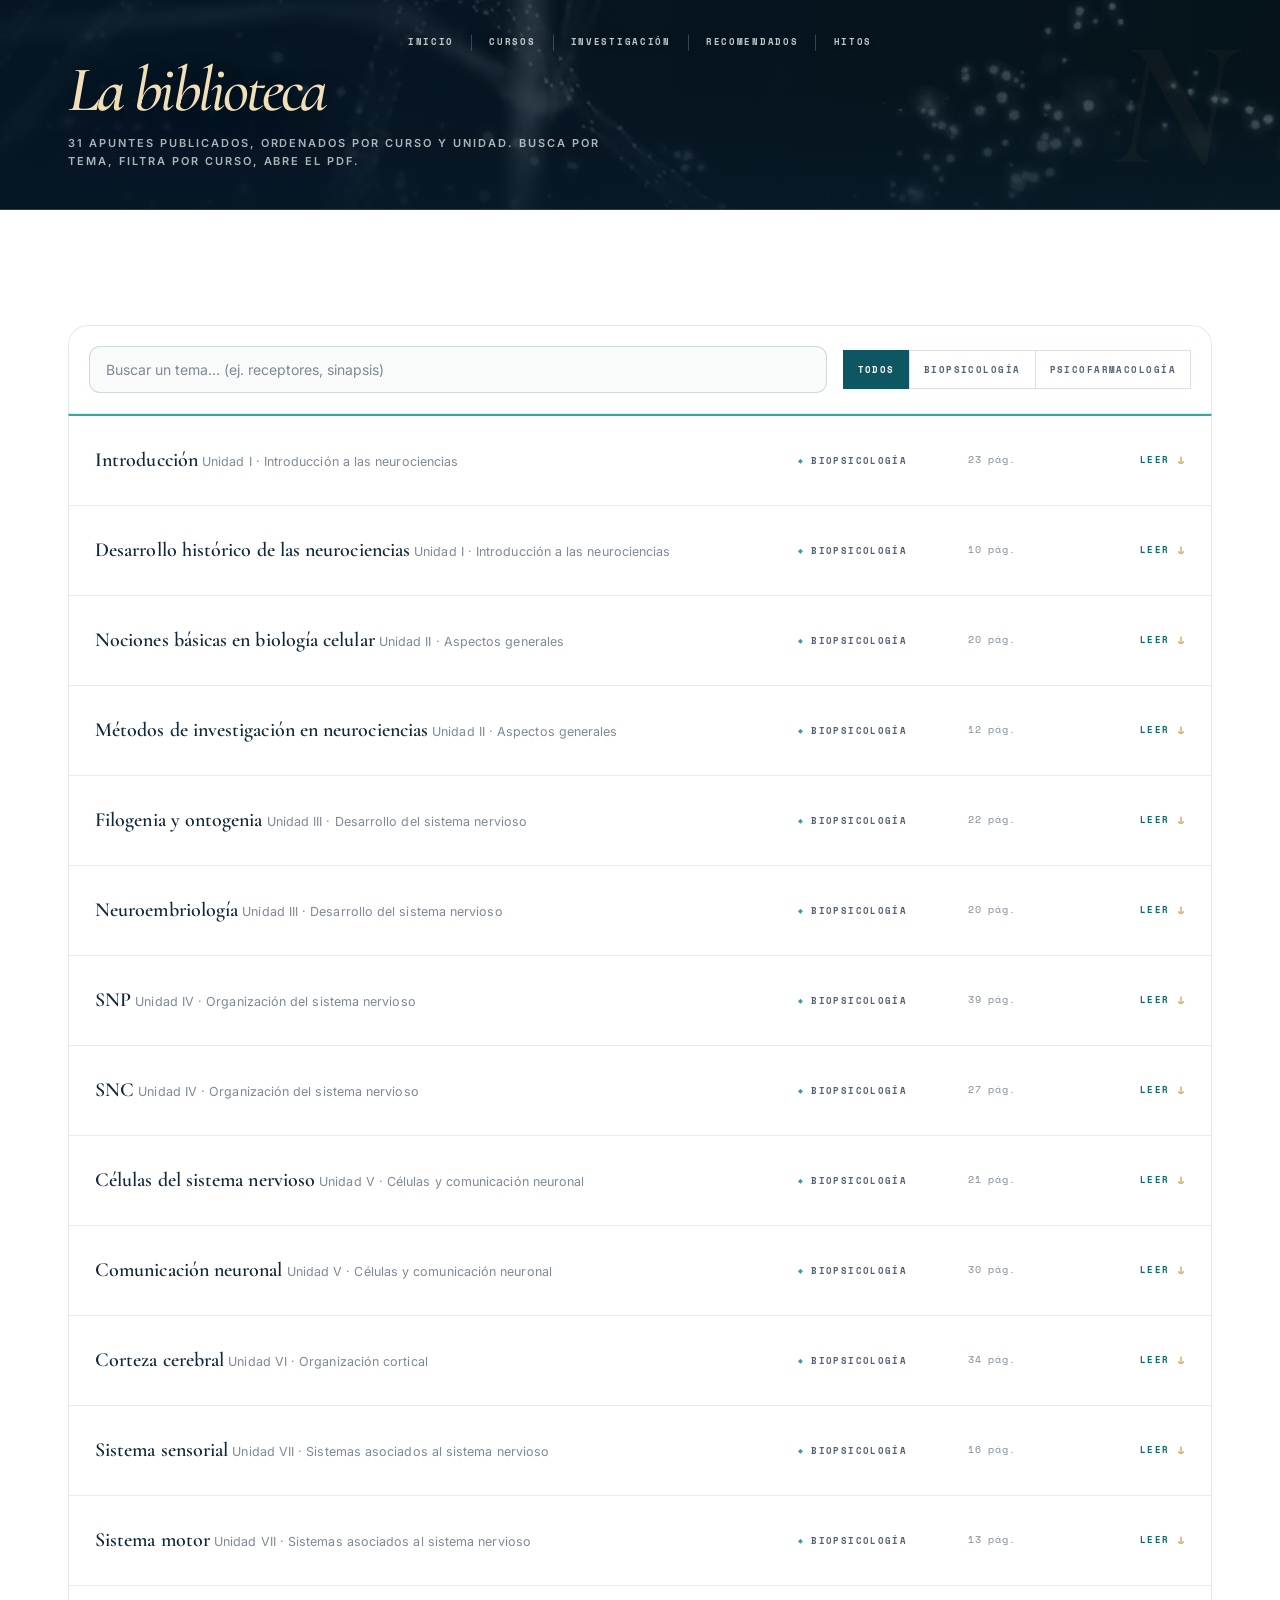
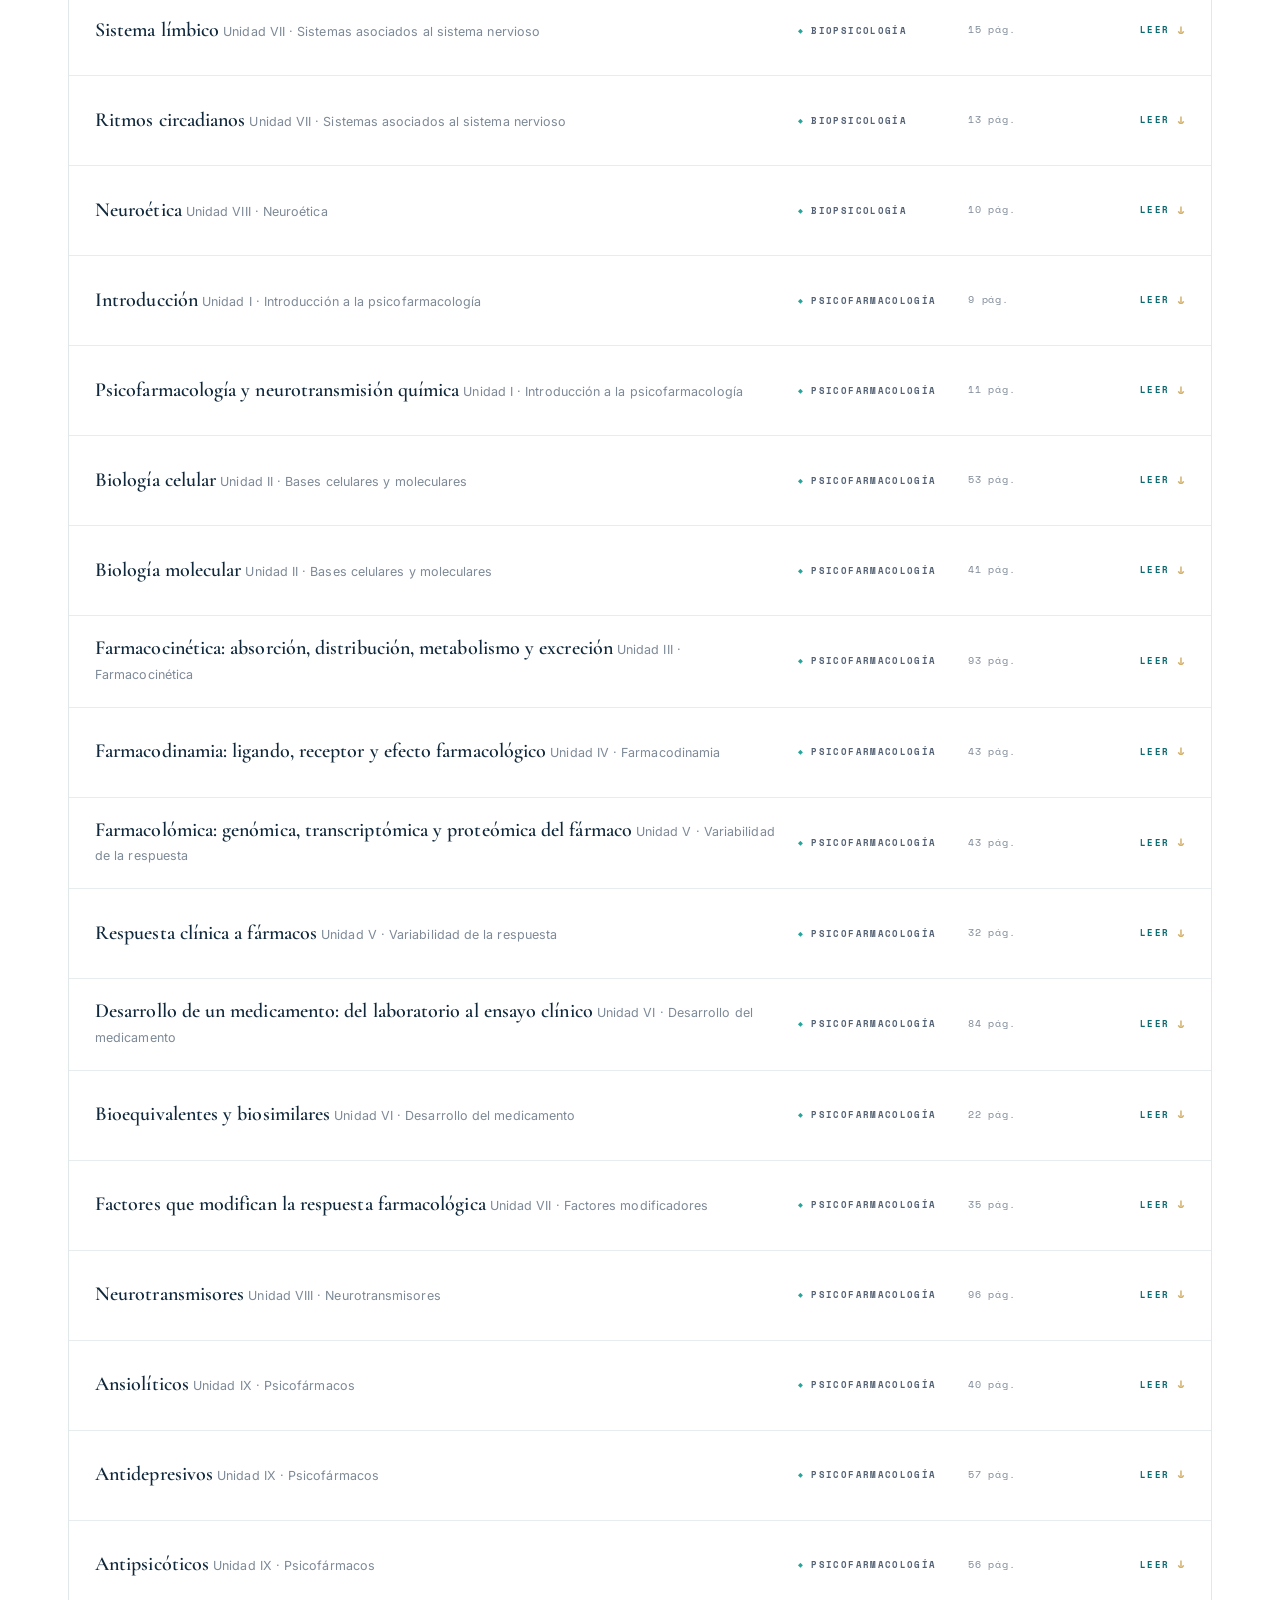
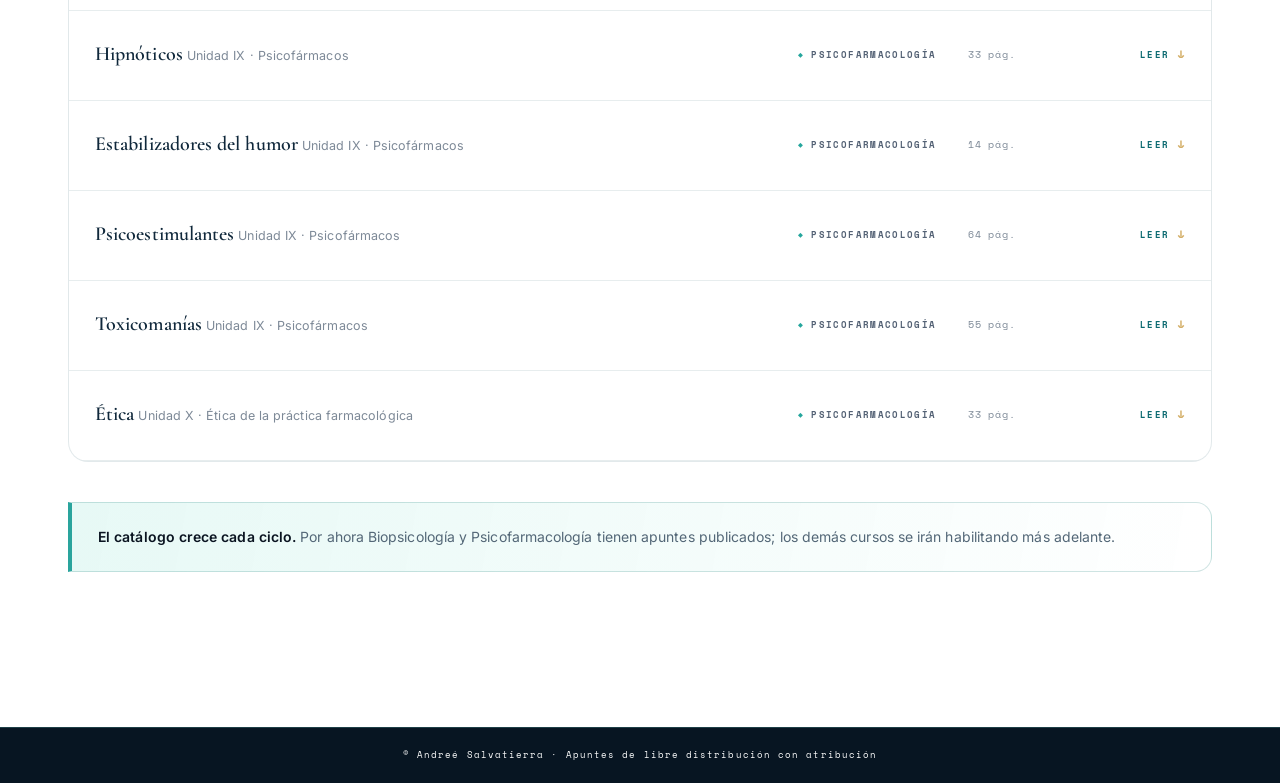
<file: sitio-andree/apuntes.html>
<!DOCTYPE html>
<html lang="es">
<head>
  <meta charset="UTF-8"/>
  <meta name="viewport" content="width=device-width, initial-scale=1.0"/>
  <title>Catálogo de apuntes — Andreé Salvatierra Baldeón</title>
  <meta name="description" content="31 apuntes publicados, ordenados por curso y unidad. Busca por tema, filtra por curso, abre el PDF."/>
  <link rel="icon" href="favicon.png" sizes="32x32" type="image/png"/>
  <link rel="icon" href="favicon-192.png" sizes="192x192" type="image/png"/>
  <link rel="apple-touch-icon" href="apple-touch-icon.png"/>
  <link rel="preconnect" href="https://fonts.googleapis.com"/>
  <link rel="preconnect" href="https://fonts.gstatic.com" crossorigin=""/>
  <link href="https://fonts.googleapis.com/css2?family=Cormorant+Garamond:ital,wght@0,400;0,500;0,600;0,700;1,400;1,500;1,600&amp;family=Inter:wght@300;400;500;600&amp;family=Space+Mono:wght@400;700&amp;display=swap" rel="stylesheet"/>
  <link rel="stylesheet" href="css/theme.css"/>
  <script src="js/nav-spa.js" defer></script>
</head>
<body>

  <nav class="hero-nav-flotante" id="heroNavFlotante" aria-label="Navegación">
    <button type="button" class="hero-nav-boton" id="heroNavBoton" aria-label="Abrir menú" aria-expanded="false" aria-controls="heroNavLinks">
      <span></span><span></span><span></span>
    </button>
    <div class="hero-nav-links" id="heroNavLinks">
      <span class="hero-nav-mitad">
        <a href="index.html">Inicio</a>
        <span class="hero-nav-sep">|</span>
        <span class="nav-desplegable">
          <a href="materiales.html">Cursos</a>
          <span class="nav-submenu">
            <a href="biopsicologia.html">Biopsicología</a>
            <a href="psicofarmacologia.html">Psicofarmacología</a>
          </span>
        </span>
      </span>
      <span class="hero-nav-sep hero-nav-break">|</span>
      <span class="hero-nav-espaciador" aria-hidden="true"></span>
      <span class="hero-nav-mitad">
        <a href="investigacion.html">Investigación</a>
        <span class="hero-nav-sep">|</span>
        <a href="recomendados.html">Recomendados</a>
        <span class="hero-nav-sep">|</span>
        <a href="noticias.html">Hitos</a>
      </span>
    </div>
  </nav>

  <section class="page-hero">
    <video class="page-hero-video" autoplay muted loop playsinline
           poster="img/hero-neuronas-poster.webp" aria-hidden="true">
      <source src="img/hero-neuronas.mp4" type="video/mp4"/>
    </video>
    <div class="page-hero-overlay" aria-hidden="true"></div>
    <canvas class="hero-constelacion" id="heroConstelacion" aria-hidden="true"></canvas>
    <div class="page-hero-inner">
      <h1 class="page-hero-title">La <em>biblioteca</em></h1>
      <p class="page-hero-sub">31 apuntes publicados, ordenados por curso y unidad. Busca por tema, filtra por curso, abre el PDF.</p>
    </div>
    <div class="page-hero-ornament">N</div>
    <span class="scroll-cue" aria-hidden="true"></span>
  </section>

  <main id="spaMain">

  <section data-nosnippet id="recientes">
    <div class="section">
      <div class="notes-toolbar">
        <input type="search" id="noteSearch" class="notes-search" placeholder="Buscar un tema… (ej. receptores, sinapsis)" autocomplete="off"/>
        <div class="notes-filters">
          <button class="notes-filter is-active" data-filter="all">Todos</button>
          <button class="notes-filter" data-filter="biopsicologia">Biopsicología</button>
          <button class="notes-filter" data-filter="psicofarmacologia">Psicofarmacología</button>
        </div>
      </div>

      <div class="notes-table" id="notesTable">
        <a href="visor.html?doc=biopsicologia/01-introduccion-neurociencias.pdf" class="note-row"
           data-course="biopsicologia" data-search="introduccion biopsicologia introduccion a las neurociencias">
          <span class="note-main">
            <span class="note-title">Introducción</span>
            <span class="note-sub">Unidad I · Introducción a las neurociencias</span>
          </span>
          <span class="note-course">Biopsicología</span>
          <span class="note-pages">23 pág.</span>
          <span class="note-dl">Leer</span>
        </a>
        <a href="visor.html?doc=biopsicologia/02-desarrollo-historico-neurociencia.pdf" class="note-row"
           data-course="biopsicologia" data-search="desarrollo historico de las neurociencias biopsicologia introduccion a las neurociencias">
          <span class="note-main">
            <span class="note-title">Desarrollo histórico de las neurociencias</span>
            <span class="note-sub">Unidad I · Introducción a las neurociencias</span>
          </span>
          <span class="note-course">Biopsicología</span>
          <span class="note-pages">10 pág.</span>
          <span class="note-dl">Leer</span>
        </a>
        <a href="visor.html?doc=biopsicologia/03-biologia-celular.pdf" class="note-row"
           data-course="biopsicologia" data-search="nociones basicas en biologia celular biopsicologia aspectos generales">
          <span class="note-main">
            <span class="note-title">Nociones básicas en biología celular</span>
            <span class="note-sub">Unidad II · Aspectos generales</span>
          </span>
          <span class="note-course">Biopsicología</span>
          <span class="note-pages">20 pág.</span>
          <span class="note-dl">Leer</span>
        </a>
        <a href="visor.html?doc=biopsicologia/04-metodos-investigacion.pdf" class="note-row"
           data-course="biopsicologia" data-search="metodos de investigacion en neurociencias biopsicologia aspectos generales">
          <span class="note-main">
            <span class="note-title">Métodos de investigación en neurociencias</span>
            <span class="note-sub">Unidad II · Aspectos generales</span>
          </span>
          <span class="note-course">Biopsicología</span>
          <span class="note-pages">12 pág.</span>
          <span class="note-dl">Leer</span>
        </a>
        <a href="visor.html?doc=biopsicologia/04-5-filogenia-ontogenia-sn.pdf" class="note-row"
           data-course="biopsicologia" data-search="filogenia y ontogenia biopsicologia desarrollo del sistema nervioso">
          <span class="note-main">
            <span class="note-title">Filogenia y ontogenia</span>
            <span class="note-sub">Unidad III · Desarrollo del sistema nervioso</span>
          </span>
          <span class="note-course">Biopsicología</span>
          <span class="note-pages">22 pág.</span>
          <span class="note-dl">Leer</span>
        </a>
        <a href="visor.html?doc=biopsicologia/05-neuroembriologia.pdf" class="note-row"
           data-course="biopsicologia" data-search="neuroembriologia biopsicologia desarrollo del sistema nervioso">
          <span class="note-main">
            <span class="note-title">Neuroembriología</span>
            <span class="note-sub">Unidad III · Desarrollo del sistema nervioso</span>
          </span>
          <span class="note-course">Biopsicología</span>
          <span class="note-pages">20 pág.</span>
          <span class="note-dl">Leer</span>
        </a>
        <a href="visor.html?doc=biopsicologia/06-snp.pdf" class="note-row"
           data-course="biopsicologia" data-search="snp sistema nervioso periferico biopsicologia organizacion del sistema nervioso">
          <span class="note-main">
            <span class="note-title">SNP</span>
            <span class="note-sub">Unidad IV · Organización del sistema nervioso</span>
          </span>
          <span class="note-course">Biopsicología</span>
          <span class="note-pages">39 pág.</span>
          <span class="note-dl">Leer</span>
        </a>
        <a href="visor.html?doc=biopsicologia/07-snc.pdf" class="note-row"
           data-course="biopsicologia" data-search="snc sistema nervioso central biopsicologia organizacion del sistema nervioso">
          <span class="note-main">
            <span class="note-title">SNC</span>
            <span class="note-sub">Unidad IV · Organización del sistema nervioso</span>
          </span>
          <span class="note-course">Biopsicología</span>
          <span class="note-pages">27 pág.</span>
          <span class="note-dl">Leer</span>
        </a>
        <a href="visor.html?doc=biopsicologia/08-celulas-sn.pdf" class="note-row"
           data-course="biopsicologia" data-search="celulas del sistema nervioso biopsicologia celulas y comunicacion neuronal">
          <span class="note-main">
            <span class="note-title">Células del sistema nervioso</span>
            <span class="note-sub">Unidad V · Células y comunicación neuronal</span>
          </span>
          <span class="note-course">Biopsicología</span>
          <span class="note-pages">21 pág.</span>
          <span class="note-dl">Leer</span>
        </a>
        <a href="visor.html?doc=biopsicologia/09-comunicacion-neuronal.pdf" class="note-row"
           data-course="biopsicologia" data-search="comunicacion neuronal biopsicologia celulas y comunicacion neuronal">
          <span class="note-main">
            <span class="note-title">Comunicación neuronal</span>
            <span class="note-sub">Unidad V · Células y comunicación neuronal</span>
          </span>
          <span class="note-course">Biopsicología</span>
          <span class="note-pages">30 pág.</span>
          <span class="note-dl">Leer</span>
        </a>
        <a href="visor.html?doc=biopsicologia/10-corteza-cerebral.pdf" class="note-row"
           data-course="biopsicologia" data-search="corteza cerebral biopsicologia organizacion cortical">
          <span class="note-main">
            <span class="note-title">Corteza cerebral</span>
            <span class="note-sub">Unidad VI · Organización cortical</span>
          </span>
          <span class="note-course">Biopsicología</span>
          <span class="note-pages">34 pág.</span>
          <span class="note-dl">Leer</span>
        </a>
        <a href="visor.html?doc=biopsicologia/13-sistema-sensitivo.pdf" class="note-row"
           data-course="biopsicologia" data-search="sistema sensorial biopsicologia sistemas asociados al sistema nervioso">
          <span class="note-main">
            <span class="note-title">Sistema sensorial</span>
            <span class="note-sub">Unidad VII · Sistemas asociados al sistema nervioso</span>
          </span>
          <span class="note-course">Biopsicología</span>
          <span class="note-pages">16 pág.</span>
          <span class="note-dl">Leer</span>
        </a>
        <a href="visor.html?doc=biopsicologia/14-sistema-motor.pdf" class="note-row"
           data-course="biopsicologia" data-search="sistema motor biopsicologia sistemas asociados al sistema nervioso">
          <span class="note-main">
            <span class="note-title">Sistema motor</span>
            <span class="note-sub">Unidad VII · Sistemas asociados al sistema nervioso</span>
          </span>
          <span class="note-course">Biopsicología</span>
          <span class="note-pages">13 pág.</span>
          <span class="note-dl">Leer</span>
        </a>
        <a href="visor.html?doc=biopsicologia/11-sistema-limbico.pdf" class="note-row"
           data-course="biopsicologia" data-search="sistema limbico biopsicologia sistemas asociados al sistema nervioso">
          <span class="note-main">
            <span class="note-title">Sistema límbico</span>
            <span class="note-sub">Unidad VII · Sistemas asociados al sistema nervioso</span>
          </span>
          <span class="note-course">Biopsicología</span>
          <span class="note-pages">15 pág.</span>
          <span class="note-dl">Leer</span>
        </a>
        <a href="visor.html?doc=biopsicologia/15-ritmos-circadianos.pdf" class="note-row"
           data-course="biopsicologia" data-search="ritmos circadianos biopsicologia sistemas asociados al sistema nervioso">
          <span class="note-main">
            <span class="note-title">Ritmos circadianos</span>
            <span class="note-sub">Unidad VII · Sistemas asociados al sistema nervioso</span>
          </span>
          <span class="note-course">Biopsicología</span>
          <span class="note-pages">13 pág.</span>
          <span class="note-dl">Leer</span>
        </a>
        <a href="visor.html?doc=biopsicologia/17-neuroetica.pdf" class="note-row"
           data-course="biopsicologia" data-search="neuroetica biopsicologia neuroetica">
          <span class="note-main">
            <span class="note-title">Neuroética</span>
            <span class="note-sub">Unidad VIII · Neuroética</span>
          </span>
          <span class="note-course">Biopsicología</span>
          <span class="note-pages">10 pág.</span>
          <span class="note-dl">Leer</span>
        </a>
        <a href="visor.html?doc=psicofarmacologia/01-introduccion-psicofarmacologia.pdf" class="note-row"
           data-course="psicofarmacologia" data-search="introduccion psicofarmacologia introduccion a la psicofarmacologia psf-01">
          <span class="note-main">
            <span class="note-title">Introducción</span>
            <span class="note-sub">Unidad I · Introducción a la psicofarmacología</span>
          </span>
          <span class="note-course">Psicofarmacología</span>
          <span class="note-pages">9 pág.</span>
          <span class="note-dl">Leer</span>
        </a>
        <a href="visor.html?doc=psicofarmacologia/02-psicofarmacologia.pdf" class="note-row"
           data-course="psicofarmacologia" data-search="psicofarmacologia y neurotransmision quimica psicofarmacologia introduccion a la psicofarmacologia psf-02">
          <span class="note-main">
            <span class="note-title">Psicofarmacología y neurotransmisión química</span>
            <span class="note-sub">Unidad I · Introducción a la psicofarmacología</span>
          </span>
          <span class="note-course">Psicofarmacología</span>
          <span class="note-pages">11 pág.</span>
          <span class="note-dl">Leer</span>
        </a>
        <a href="visor.html?doc=psicofarmacologia/03-biologia-celular.pdf" class="note-row"
           data-course="psicofarmacologia" data-search="biologia celular psicofarmacologia bases celulares y moleculares bio-01">
          <span class="note-main">
            <span class="note-title">Biología celular</span>
            <span class="note-sub">Unidad II · Bases celulares y moleculares</span>
          </span>
          <span class="note-course">Psicofarmacología</span>
          <span class="note-pages">53 pág.</span>
          <span class="note-dl">Leer</span>
        </a>
        <a href="visor.html?doc=psicofarmacologia/04-biologia-molecular.pdf" class="note-row"
           data-course="psicofarmacologia" data-search="biologia molecular psicofarmacologia bases celulares y moleculares bio-02">
          <span class="note-main">
            <span class="note-title">Biología molecular</span>
            <span class="note-sub">Unidad II · Bases celulares y moleculares</span>
          </span>
          <span class="note-course">Psicofarmacología</span>
          <span class="note-pages">41 pág.</span>
          <span class="note-dl">Leer</span>
        </a>
        <a href="visor.html?doc=psicofarmacologia/05-farmacocinetica.pdf" class="note-row"
           data-course="psicofarmacologia" data-search="farmacocinetica: absorcion, distribucion, metabolismo y excrecion psicofarmacologia farmacocinetica pk-01">
          <span class="note-main">
            <span class="note-title">Farmacocinética: absorción, distribución, metabolismo y excreción</span>
            <span class="note-sub">Unidad III · Farmacocinética</span>
          </span>
          <span class="note-course">Psicofarmacología</span>
          <span class="note-pages">93 pág.</span>
          <span class="note-dl">Leer</span>
        </a>
        <a href="visor.html?doc=psicofarmacologia/06-farmacodinamia.pdf" class="note-row"
           data-course="psicofarmacologia" data-search="farmacodinamia: ligando, receptor y efecto farmacologico psicofarmacologia farmacodinamia pd-01">
          <span class="note-main">
            <span class="note-title">Farmacodinamia: ligando, receptor y efecto farmacológico</span>
            <span class="note-sub">Unidad IV · Farmacodinamia</span>
          </span>
          <span class="note-course">Psicofarmacología</span>
          <span class="note-pages">43 pág.</span>
          <span class="note-dl">Leer</span>
        </a>
        <a href="visor.html?doc=psicofarmacologia/07-farmacolomica.pdf" class="note-row"
           data-course="psicofarmacologia" data-search="farmacolomica: genomica, transcriptomica y proteomica del farmaco psicofarmacologia variabilidad de la respuesta var-01">
          <span class="note-main">
            <span class="note-title">Farmacolómica: genómica, transcriptómica y proteómica del fármaco</span>
            <span class="note-sub">Unidad V · Variabilidad de la respuesta</span>
          </span>
          <span class="note-course">Psicofarmacología</span>
          <span class="note-pages">43 pág.</span>
          <span class="note-dl">Leer</span>
        </a>
        <a href="visor.html?doc=psicofarmacologia/08-respuesta-clinica.pdf" class="note-row"
           data-course="psicofarmacologia" data-search="respuesta clinica a farmacos psicofarmacologia variabilidad de la respuesta var-02">
          <span class="note-main">
            <span class="note-title">Respuesta clínica a fármacos</span>
            <span class="note-sub">Unidad V · Variabilidad de la respuesta</span>
          </span>
          <span class="note-course">Psicofarmacología</span>
          <span class="note-pages">32 pág.</span>
          <span class="note-dl">Leer</span>
        </a>
        <a href="visor.html?doc=psicofarmacologia/09-desarrollo-medicamentos.pdf" class="note-row"
           data-course="psicofarmacologia" data-search="desarrollo de un medicamento: del laboratorio al ensayo clinico psicofarmacologia desarrollo del medicamento des-01">
          <span class="note-main">
            <span class="note-title">Desarrollo de un medicamento: del laboratorio al ensayo clínico</span>
            <span class="note-sub">Unidad VI · Desarrollo del medicamento</span>
          </span>
          <span class="note-course">Psicofarmacología</span>
          <span class="note-pages">84 pág.</span>
          <span class="note-dl">Leer</span>
        </a>
        <a href="visor.html?doc=psicofarmacologia/10-bioequivalentes-biosimilares.pdf" class="note-row"
           data-course="psicofarmacologia" data-search="bioequivalentes y biosimilares psicofarmacologia desarrollo del medicamento des-02">
          <span class="note-main">
            <span class="note-title">Bioequivalentes y biosimilares</span>
            <span class="note-sub">Unidad VI · Desarrollo del medicamento</span>
          </span>
          <span class="note-course">Psicofarmacología</span>
          <span class="note-pages">22 pág.</span>
          <span class="note-dl">Leer</span>
        </a>
        <a href="visor.html?doc=psicofarmacologia/11-factores-modificadores.pdf" class="note-row"
           data-course="psicofarmacologia" data-search="factores que modifican la respuesta farmacologica psicofarmacologia factores modificadores fac-01">
          <span class="note-main">
            <span class="note-title">Factores que modifican la respuesta farmacológica</span>
            <span class="note-sub">Unidad VII · Factores modificadores</span>
          </span>
          <span class="note-course">Psicofarmacología</span>
          <span class="note-pages">35 pág.</span>
          <span class="note-dl">Leer</span>
        </a>
        <a href="visor.html?doc=psicofarmacologia/12-neurotransmisores.pdf" class="note-row"
           data-course="psicofarmacologia" data-search="neurotransmisores psicofarmacologia neurotransmisores nt-01">
          <span class="note-main">
            <span class="note-title">Neurotransmisores</span>
            <span class="note-sub">Unidad VIII · Neurotransmisores</span>
          </span>
          <span class="note-course">Psicofarmacología</span>
          <span class="note-pages">96 pág.</span>
          <span class="note-dl">Leer</span>
        </a>
        <a href="visor.html?doc=psicofarmacologia/13-ansioliticos.pdf" class="note-row"
           data-course="psicofarmacologia" data-search="ansioliticos psicofarmacologia psicofarmacos ans-01">
          <span class="note-main">
            <span class="note-title">Ansiolíticos</span>
            <span class="note-sub">Unidad IX · Psicofármacos</span>
          </span>
          <span class="note-course">Psicofarmacología</span>
          <span class="note-pages">40 pág.</span>
          <span class="note-dl">Leer</span>
        </a>
        <a href="visor.html?doc=psicofarmacologia/14-antidepresivos.pdf" class="note-row"
           data-course="psicofarmacologia" data-search="antidepresivos psicofarmacologia psicofarmacos atd-01">
          <span class="note-main">
            <span class="note-title">Antidepresivos</span>
            <span class="note-sub">Unidad IX · Psicofármacos</span>
          </span>
          <span class="note-course">Psicofarmacología</span>
          <span class="note-pages">57 pág.</span>
          <span class="note-dl">Leer</span>
        </a>
        <a href="visor.html?doc=psicofarmacologia/15-antipsicoticos.pdf" class="note-row"
           data-course="psicofarmacologia" data-search="antipsicoticos psicofarmacologia psicofarmacos aps-01">
          <span class="note-main">
            <span class="note-title">Antipsicóticos</span>
            <span class="note-sub">Unidad IX · Psicofármacos</span>
          </span>
          <span class="note-course">Psicofarmacología</span>
          <span class="note-pages">56 pág.</span>
          <span class="note-dl">Leer</span>
        </a>
        <a href="visor.html?doc=psicofarmacologia/16-hipnoticos.pdf" class="note-row"
           data-course="psicofarmacologia" data-search="hipnoticos psicofarmacologia psicofarmacos hip-01">
          <span class="note-main">
            <span class="note-title">Hipnóticos</span>
            <span class="note-sub">Unidad IX · Psicofármacos</span>
          </span>
          <span class="note-course">Psicofarmacología</span>
          <span class="note-pages">33 pág.</span>
          <span class="note-dl">Leer</span>
        </a>
        <a href="visor.html?doc=psicofarmacologia/17-estabilizadores-humor.pdf" class="note-row"
           data-course="psicofarmacologia" data-search="estabilizadores del humor psicofarmacologia psicofarmacos est-01">
          <span class="note-main">
            <span class="note-title">Estabilizadores del humor</span>
            <span class="note-sub">Unidad IX · Psicofármacos</span>
          </span>
          <span class="note-course">Psicofarmacología</span>
          <span class="note-pages">14 pág.</span>
          <span class="note-dl">Leer</span>
        </a>
        <a href="visor.html?doc=psicofarmacologia/18-psicoestimulantes.pdf" class="note-row"
           data-course="psicofarmacologia" data-search="psicoestimulantes psicofarmacologia psicofarmacos pse-01">
          <span class="note-main">
            <span class="note-title">Psicoestimulantes</span>
            <span class="note-sub">Unidad IX · Psicofármacos</span>
          </span>
          <span class="note-course">Psicofarmacología</span>
          <span class="note-pages">64 pág.</span>
          <span class="note-dl">Leer</span>
        </a>
        <a href="visor.html?doc=psicofarmacologia/19-toxicomanias.pdf" class="note-row"
           data-course="psicofarmacologia" data-search="toxicomanias psicofarmacologia psicofarmacos tox-01">
          <span class="note-main">
            <span class="note-title">Toxicomanías</span>
            <span class="note-sub">Unidad IX · Psicofármacos</span>
          </span>
          <span class="note-course">Psicofarmacología</span>
          <span class="note-pages">55 pág.</span>
          <span class="note-dl">Leer</span>
        </a>
        <a href="visor.html?doc=psicofarmacologia/20-etica.pdf" class="note-row"
           data-course="psicofarmacologia" data-search="etica psicofarmacologia etica de la practica farmacologica eti-01">
          <span class="note-main">
            <span class="note-title">Ética</span>
            <span class="note-sub">Unidad X · Ética de la práctica farmacológica</span>
          </span>
          <span class="note-course">Psicofarmacología</span>
          <span class="note-pages">33 pág.</span>
          <span class="note-dl">Leer</span>
        </a>
      </div>
      <p class="notes-empty" id="notesEmpty" style="display:none;">No hay apuntes que coincidan con esa búsqueda.</p>

      <div class="callout">
        <strong>El catálogo crece cada ciclo.</strong> Por ahora Biopsicología y Psicofarmacología tienen apuntes publicados; los demás cursos se irán habilitando más adelante.
      </div>
    </div>
  </section>

  <script>
    (function () {
      var search = document.getElementById('noteSearch');
      var rows = Array.prototype.slice.call(document.querySelectorAll('.note-row'));
      var empty = document.getElementById('notesEmpty');
      var buttons = Array.prototype.slice.call(document.querySelectorAll('.notes-filter'));
      var activeFilter = 'all';

      function normalize(s) {
        return s.toLowerCase().normalize('NFD').replace(/[\u0300-\u036f]/g, '');
      }

      function apply() {
        var q = normalize(search.value.trim());
        var visible = 0;
        rows.forEach(function (row) {
          var matchCourse = activeFilter === 'all' || row.dataset.course === activeFilter;
          var matchText = !q || normalize(row.dataset.search).indexOf(q) !== -1;
          var show = matchCourse && matchText;
          row.classList.toggle('is-hidden', !show);
          if (show) visible++;
        });
        empty.style.display = visible ? 'none' : 'block';
      }

      search.addEventListener('input', apply);
      buttons.forEach(function (btn) {
        btn.addEventListener('click', function () {
          buttons.forEach(function (b) { b.classList.remove('is-active'); });
          btn.classList.add('is-active');
          activeFilter = btn.dataset.filter;
          apply();
        });
      });
    })();
  </script>

  </main>

  <footer class="footer-wrap" id="contacto">
    <div data-nosnippet class="footer">
      <div class="footer-bottom">
        <span class="footer-copy"><span class="footer-copy-nombre">© Andreé Salvatierra</span><span class="footer-copy-sep" aria-hidden="true"> · </span><span class="footer-copy-lema">Apuntes de libre distribución con atribución</span></span>
      </div>
    </div>
  </footer>

  <script>
    (function () {
      var heroNav = document.getElementById('heroNavFlotante');
      var heroNavBoton = document.getElementById('heroNavBoton');
      var heroNavLinks = document.getElementById('heroNavLinks');
      if (!heroNav || !heroNavBoton) return;

      heroNavBoton.addEventListener('click', function () {
        var abierto = heroNav.classList.toggle('hero-nav-abierto');
        heroNavBoton.setAttribute('aria-expanded', abierto ? 'true' : 'false');
        centrarBotonNav();
      });
      if (heroNavLinks) {
        heroNavLinks.addEventListener('click', function (e) {
          if (e.target.tagName === 'A') {
            heroNav.classList.remove('hero-nav-abierto');
            heroNavBoton.setAttribute('aria-expanded', 'false');
            centrarBotonNav();
          }
        });
      }

      /* Cerrado, el botón queda exactamente centrado (CSS, left:50%).
         Solo al abrirse se desliza al centro real del hueco entre las
         dos mitades — que no es el 50% exacto de la pantalla porque
         "Investigación·Noticias" pesa más que "Inicio·Cursos" y el
         bloque centrado por CSS no cae parejo. Se mide el espaciador
         central (que no tiene transform, a diferencia de las mitades)
         para que el valor sea el correcto esté el menú abierto o no. */
      var heroNavEspaciador = heroNavLinks ? heroNavLinks.querySelector('.hero-nav-espaciador') : null;
      function centrarBotonNav() {
        if (!heroNavEspaciador || !heroNavBoton || !heroNav) return;
        if (!heroNav.classList.contains('hero-nav-abierto')) {
          heroNavBoton.style.left = '';
          return;
        }
        var flotanteLeft = heroNav.getBoundingClientRect().left;
        var hueco = heroNavEspaciador.getBoundingClientRect();
        heroNavBoton.style.left = ((hueco.left + hueco.right) / 2 - flotanteLeft) + 'px';
      }
      centrarBotonNav();
      window.addEventListener('resize', centrarBotonNav);
    })();
  </script>
</body>
</html>
</file>
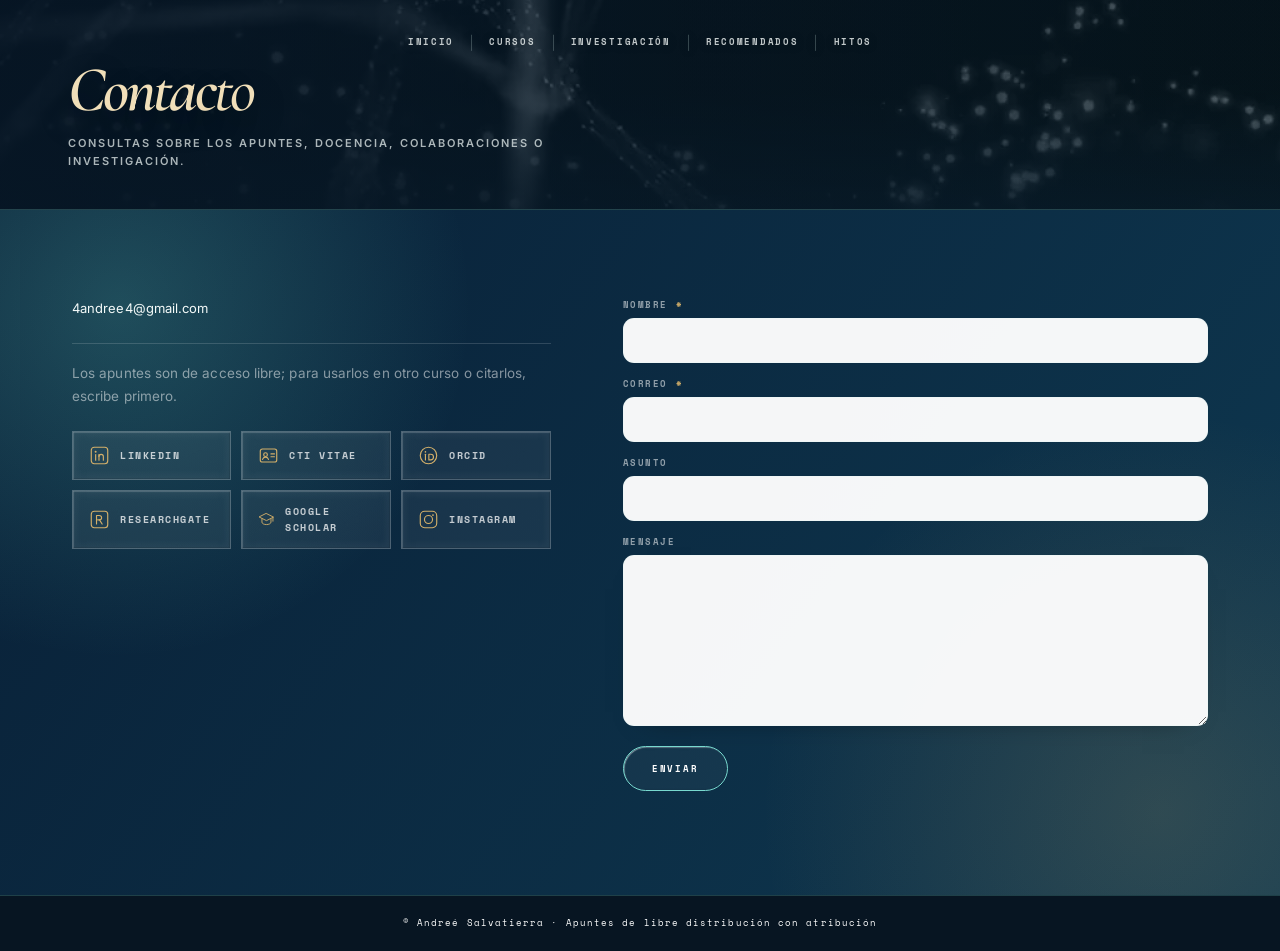
<file: sitio-andree/contacto.html>
<!DOCTYPE html>
<html lang="es">
<head>
  <meta charset="UTF-8"/>
  <meta name="viewport" content="width=device-width, initial-scale=1.0"/>
  <title>Contacto — Andreé Salvatierra Baldeón</title>
  <meta name="description" content="Consultas sobre los apuntes, docencia, colaboraciones o investigación."/>
  <link rel="icon" href="favicon.png" sizes="32x32" type="image/png"/>
  <link rel="icon" href="favicon-192.png" sizes="192x192" type="image/png"/>
  <link rel="apple-touch-icon" href="apple-touch-icon.png"/>
  <link rel="preconnect" href="https://fonts.googleapis.com"/>
  <link rel="preconnect" href="https://fonts.gstatic.com" crossorigin=""/>
  <link href="https://fonts.googleapis.com/css2?family=Cormorant+Garamond:ital,wght@0,400;0,500;0,600;0,700;1,400;1,500;1,600&amp;family=Inter:wght@300;400;500;600&amp;family=Space+Mono:wght@400;700&amp;display=swap" rel="stylesheet"/>
  <link rel="stylesheet" href="css/theme.css"/>
  <script src="js/nav-spa.js" defer></script>
</head>
<body>

  <nav class="hero-nav-flotante" id="heroNavFlotante" aria-label="Navegación">
    <button type="button" class="hero-nav-boton" id="heroNavBoton" aria-label="Abrir menú" aria-expanded="false" aria-controls="heroNavLinks">
      <span></span><span></span><span></span>
    </button>
    <div class="hero-nav-links" id="heroNavLinks">
      <span class="hero-nav-mitad">
        <a href="index.html">Inicio</a>
        <span class="hero-nav-sep">|</span>
        <span class="nav-desplegable">
          <a href="materiales.html">Cursos</a>
          <span class="nav-submenu">
            <a href="biopsicologia.html">Biopsicología</a>
            <a href="psicofarmacologia.html">Psicofarmacología</a>
          </span>
        </span>
      </span>
      <span class="hero-nav-sep hero-nav-break">|</span>
      <span class="hero-nav-espaciador" aria-hidden="true"></span>
      <span class="hero-nav-mitad">
        <a href="investigacion.html">Investigación</a>
        <span class="hero-nav-sep">|</span>
        <a href="recomendados.html">Recomendados</a>
        <span class="hero-nav-sep">|</span>
        <a href="noticias.html">Hitos</a>
      </span>
    </div>
  </nav>

  <section class="page-hero">
    <video class="page-hero-video" autoplay muted loop playsinline
           poster="img/hero-neuronas-poster.webp" aria-hidden="true">
      <source src="img/hero-neuronas.mp4" type="video/mp4"/>
    </video>
    <div class="page-hero-overlay" aria-hidden="true"></div>
    <canvas class="hero-constelacion" id="heroConstelacion" aria-hidden="true"></canvas>
    <div class="page-hero-inner">
      <h1 class="page-hero-title">Contac<em>to</em></h1>
      <p class="page-hero-sub">Consultas sobre los apuntes, docencia, colaboraciones o investigación.</p>
    </div>
    <span class="scroll-cue" aria-hidden="true"></span>
  </section>

  <main id="spaMain">

  <section data-nosnippet class="contacto-seccion contacto-seccion--pagina">
    <div class="section">
      <div class="contacto contacto--abierto">
        <div class="contacto-cuerpo">
          <div class="contacto-datos">
            <dl class="contacto-lista">
              <dd><a href="mailto:4andree4@gmail.com">4andree4@gmail.com</a></dd>
            </dl>

            <p class="contacto-nota">Los apuntes son de acceso libre; para usarlos en otro curso o citarlos, escribe primero.</p>

            <div class="perfiles contacto-perfiles">
              <a class="perfil" href="https://www.linkedin.com/in/a-salvatierra" target="_blank" rel="noopener noreferrer"><span class="perfil-icono"><svg viewBox="0 0 24 24" fill="none" stroke="currentColor" stroke-width="1.3" stroke-linecap="round" stroke-linejoin="round" aria-hidden="true"><rect x="2.6" y="2.6" width="18.8" height="18.8" rx="3.4"/><circle cx="7.6" cy="7.7" r="1.15" fill="currentColor" stroke="none"/><path d="M7.6 10.8v6.6"/><path d="M11.4 17.4v-6.6"/><path d="M11.4 13.2c0-1.5 1.1-2.5 2.5-2.5s2.5 1 2.5 2.5v4.2"/></svg></span><span>LinkedIn</span></a>
              <a class="perfil" href="https://ctivitae.concytec.gob.pe/appDirectorioCTI/VerDatosInvestigador.do?id_investigador=93916" target="_blank" rel="noopener noreferrer"><span class="perfil-icono"><svg viewBox="0 0 24 24" fill="none" stroke="currentColor" stroke-width="1.3" stroke-linecap="round" stroke-linejoin="round" aria-hidden="true"><rect x="2.6" y="4.6" width="18.8" height="14.8" rx="2.4"/><circle cx="8.6" cy="11" r="2.1"/><path d="M5.2 16.4c.5-1.6 1.8-2.5 3.4-2.5s2.9.9 3.4 2.5"/><path d="M14.8 10.2h4M14.8 13.4h4"/></svg></span><span>CTI Vitae</span></a>
              <a class="perfil" href="https://orcid.org/0000-0002-0638-563X" target="_blank" rel="noopener noreferrer"><span class="perfil-icono"><svg viewBox="0 0 24 24" fill="none" stroke="currentColor" stroke-width="1.3" stroke-linecap="round" stroke-linejoin="round" aria-hidden="true"><circle cx="12" cy="12" r="9.4"/><circle cx="8.5" cy="7.9" r="0.95" fill="currentColor" stroke="none"/><path d="M8.5 10.6v6.4"/><path d="M12.4 17v-6.4h2.1a3.2 3.2 0 0 1 0 6.4Z"/></svg></span><span>ORCID</span></a>
              <a class="perfil" href="https://www.researchgate.net/profile/Andree-Salvatierra-Baldeon?ev=hdr_xprf" target="_blank" rel="noopener noreferrer"><span class="perfil-icono"><svg viewBox="0 0 24 24" fill="none" stroke="currentColor" stroke-width="1.3" stroke-linecap="round" stroke-linejoin="round" aria-hidden="true"><rect x="2.6" y="2.6" width="18.8" height="18.8" rx="3.4"/><path d="M8.6 17.2V7.4h3.1c1.7 0 2.7 1 2.7 2.5s-1 2.5-2.7 2.5H9.9"/><path d="M12 12.4l3 4.8"/></svg></span><span>ResearchGate</span></a>
              <a class="perfil" href="https://scholar.google.com/citations?user=h9P861oAAAAJ&amp;hl=es" target="_blank" rel="noopener noreferrer"><span class="perfil-icono"><svg viewBox="0 0 24 24" fill="none" stroke="currentColor" stroke-width="1.3" stroke-linecap="round" stroke-linejoin="round" aria-hidden="true"><path d="M12 3.6 22 8.6l-10 5-10-5Z"/><path d="M5.6 11v4.8c0 1.9 2.9 3.4 6.4 3.4s6.4-1.5 6.4-3.4V11"/><path d="M21.2 9.2v5.2"/></svg></span><span>Google Scholar</span></a>
              <a class="perfil" href="https://www.instagram.com/andree_salva/" target="_blank" rel="noopener noreferrer"><span class="perfil-icono"><svg viewBox="0 0 24 24" fill="none" stroke="currentColor" stroke-width="1.3" stroke-linecap="round" stroke-linejoin="round" aria-hidden="true"><rect x="2.6" y="2.6" width="18.8" height="18.8" rx="5"/><circle cx="12" cy="12" r="4.6"/><circle cx="17.1" cy="6.9" r="1" fill="currentColor" stroke="none"/></svg></span><span>Instagram</span></a>
            </div>
          </div>

          <form class="contacto-form" id="formContacto" novalidate>
            <label class="campo">
              <span>Nombre <em>*</em></span>
              <input type="text" name="nombre" required autocomplete="name"/>
            </label>
            <label class="campo">
              <span>Correo <em>*</em></span>
              <input type="email" name="correo" required autocomplete="email"/>
            </label>
            <label class="campo">
              <span>Asunto</span>
              <input type="text" name="asunto"/>
            </label>
            <label class="campo">
              <span>Mensaje</span>
              <textarea name="mensaje" rows="6"></textarea>
            </label>
            <p class="contacto-aviso" id="avisoContacto" hidden></p>
            <button type="submit" class="btn-enviar">Enviar</button>
          </form>
        </div>
      </div>
    </div>
  </section>

  <script>
    (function () {
      var form  = document.getElementById('formContacto');
      var aviso = document.getElementById('avisoContacto');
      if (!form) return;
      form.addEventListener('submit', function (e) {
        e.preventDefault();
        var d = new FormData(form);
        var nombre = (d.get('nombre') || '').trim();
        var correo = (d.get('correo') || '').trim();
        if (!nombre || !correo) {
          aviso.hidden = false;
          aviso.textContent = 'Faltan el nombre y el correo.';
          return;
        }
        var asunto = (d.get('asunto') || '').trim() || 'Consulta desde la web';
        var cuerpo = (d.get('mensaje') || '').trim()
                   + '\n\n—\n' + nombre + ' · ' + correo;
        aviso.hidden = false;
        aviso.textContent = 'Abriendo tu programa de correo…';
        location.href = 'mailto:4andree4@gmail.com'
                      + '?subject=' + encodeURIComponent(asunto)
                      + '&body=' + encodeURIComponent(cuerpo);
      });
    })();
  </script>

  </main>

  <footer class="footer-wrap" id="contacto">
    <div data-nosnippet class="footer">
      <div class="footer-bottom">
        <span class="footer-copy"><span class="footer-copy-nombre">© Andreé Salvatierra</span><span class="footer-copy-sep" aria-hidden="true"> · </span><span class="footer-copy-lema">Apuntes de libre distribución con atribución</span></span>
      </div>
    </div>
  </footer>

  <script>
    (function () {
      var heroNav = document.getElementById('heroNavFlotante');
      var heroNavBoton = document.getElementById('heroNavBoton');
      var heroNavLinks = document.getElementById('heroNavLinks');
      if (!heroNav || !heroNavBoton) return;

      heroNavBoton.addEventListener('click', function () {
        var abierto = heroNav.classList.toggle('hero-nav-abierto');
        heroNavBoton.setAttribute('aria-expanded', abierto ? 'true' : 'false');
        centrarBotonNav();
      });
      if (heroNavLinks) {
        heroNavLinks.addEventListener('click', function (e) {
          if (e.target.tagName === 'A') {
            heroNav.classList.remove('hero-nav-abierto');
            heroNavBoton.setAttribute('aria-expanded', 'false');
            centrarBotonNav();
          }
        });
      }

      /* Cerrado, el botón queda exactamente centrado (CSS, left:50%).
         Solo al abrirse se desliza al centro real del hueco entre las
         dos mitades — que no es el 50% exacto de la pantalla porque
         "Investigación·Noticias" pesa más que "Inicio·Cursos" y el
         bloque centrado por CSS no cae parejo. Se mide el espaciador
         central (que no tiene transform, a diferencia de las mitades)
         para que el valor sea el correcto esté el menú abierto o no. */
      var heroNavEspaciador = heroNavLinks ? heroNavLinks.querySelector('.hero-nav-espaciador') : null;
      function centrarBotonNav() {
        if (!heroNavEspaciador || !heroNavBoton || !heroNav) return;
        if (!heroNav.classList.contains('hero-nav-abierto')) {
          heroNavBoton.style.left = '';
          return;
        }
        var flotanteLeft = heroNav.getBoundingClientRect().left;
        var hueco = heroNavEspaciador.getBoundingClientRect();
        heroNavBoton.style.left = ((hueco.left + hueco.right) / 2 - flotanteLeft) + 'px';
      }
      centrarBotonNav();
      window.addEventListener('resize', centrarBotonNav);
    })();
  </script>
</body>
</html>
</file>
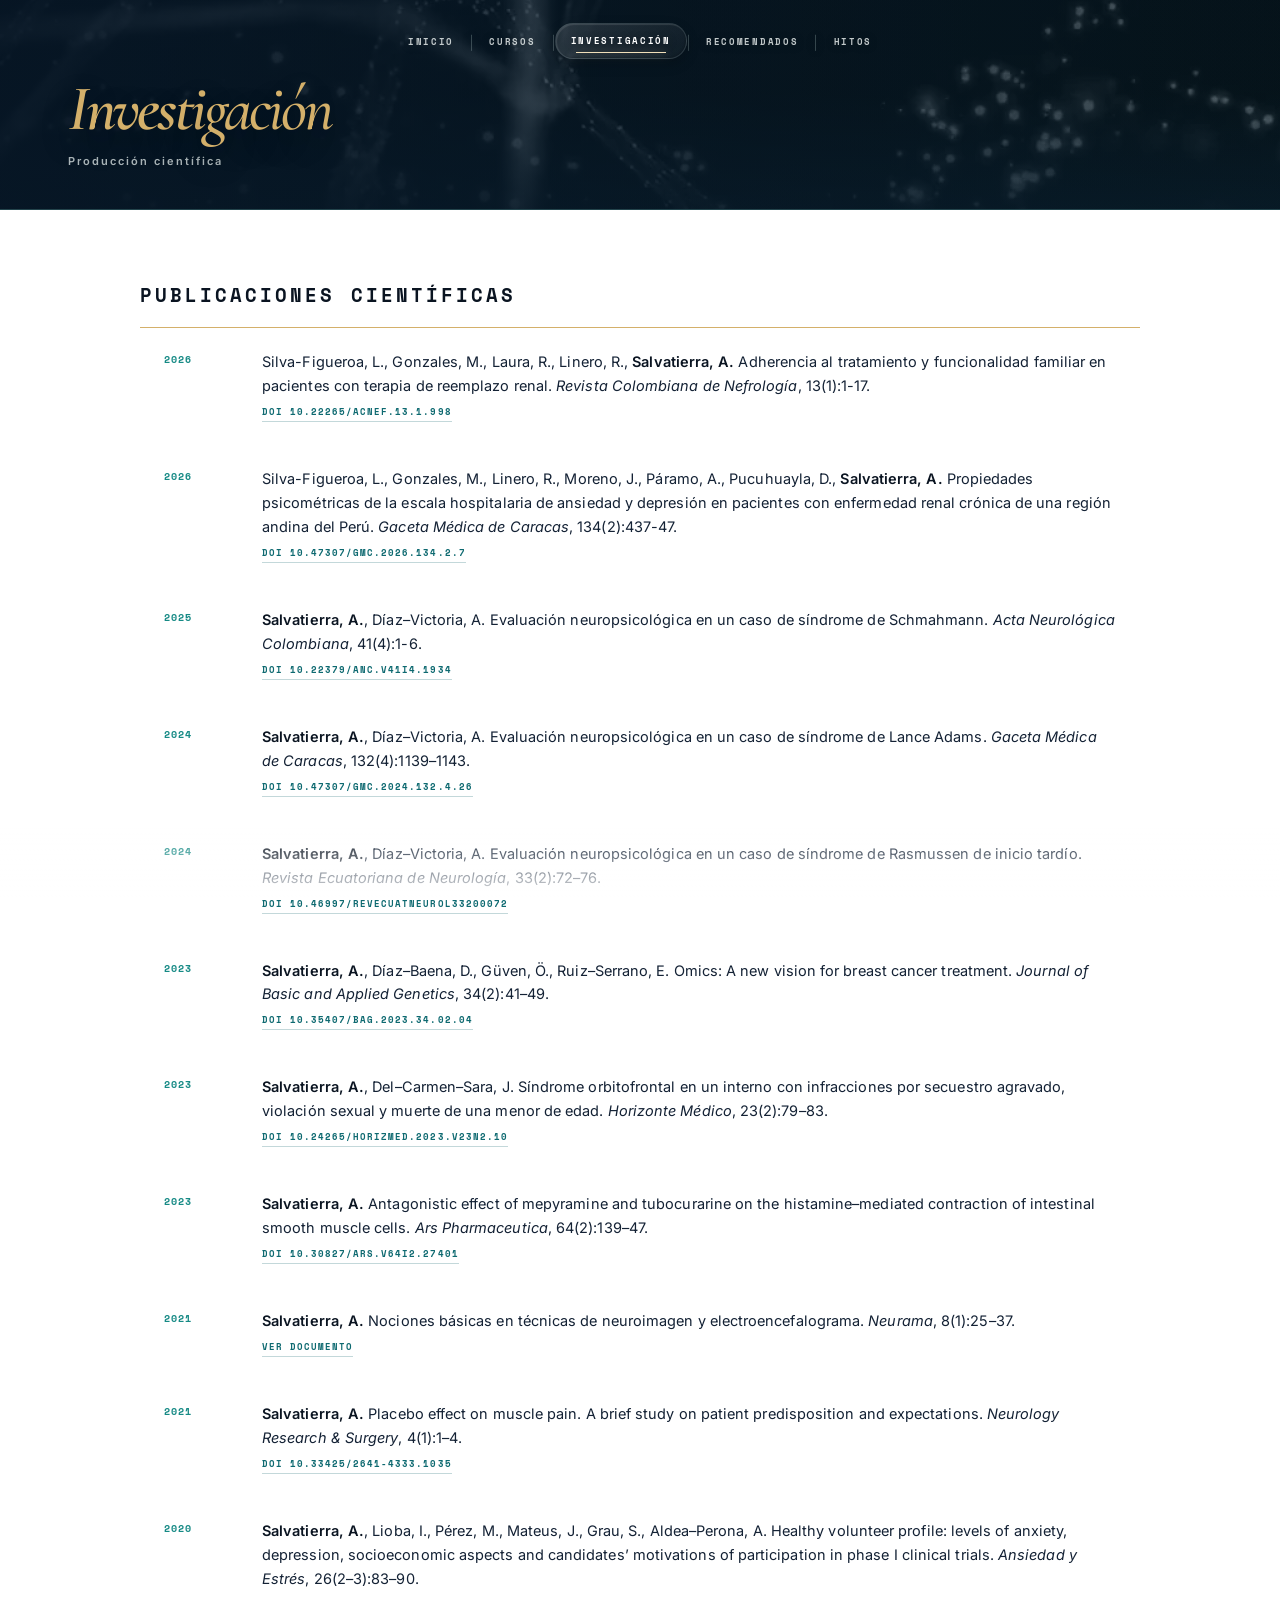
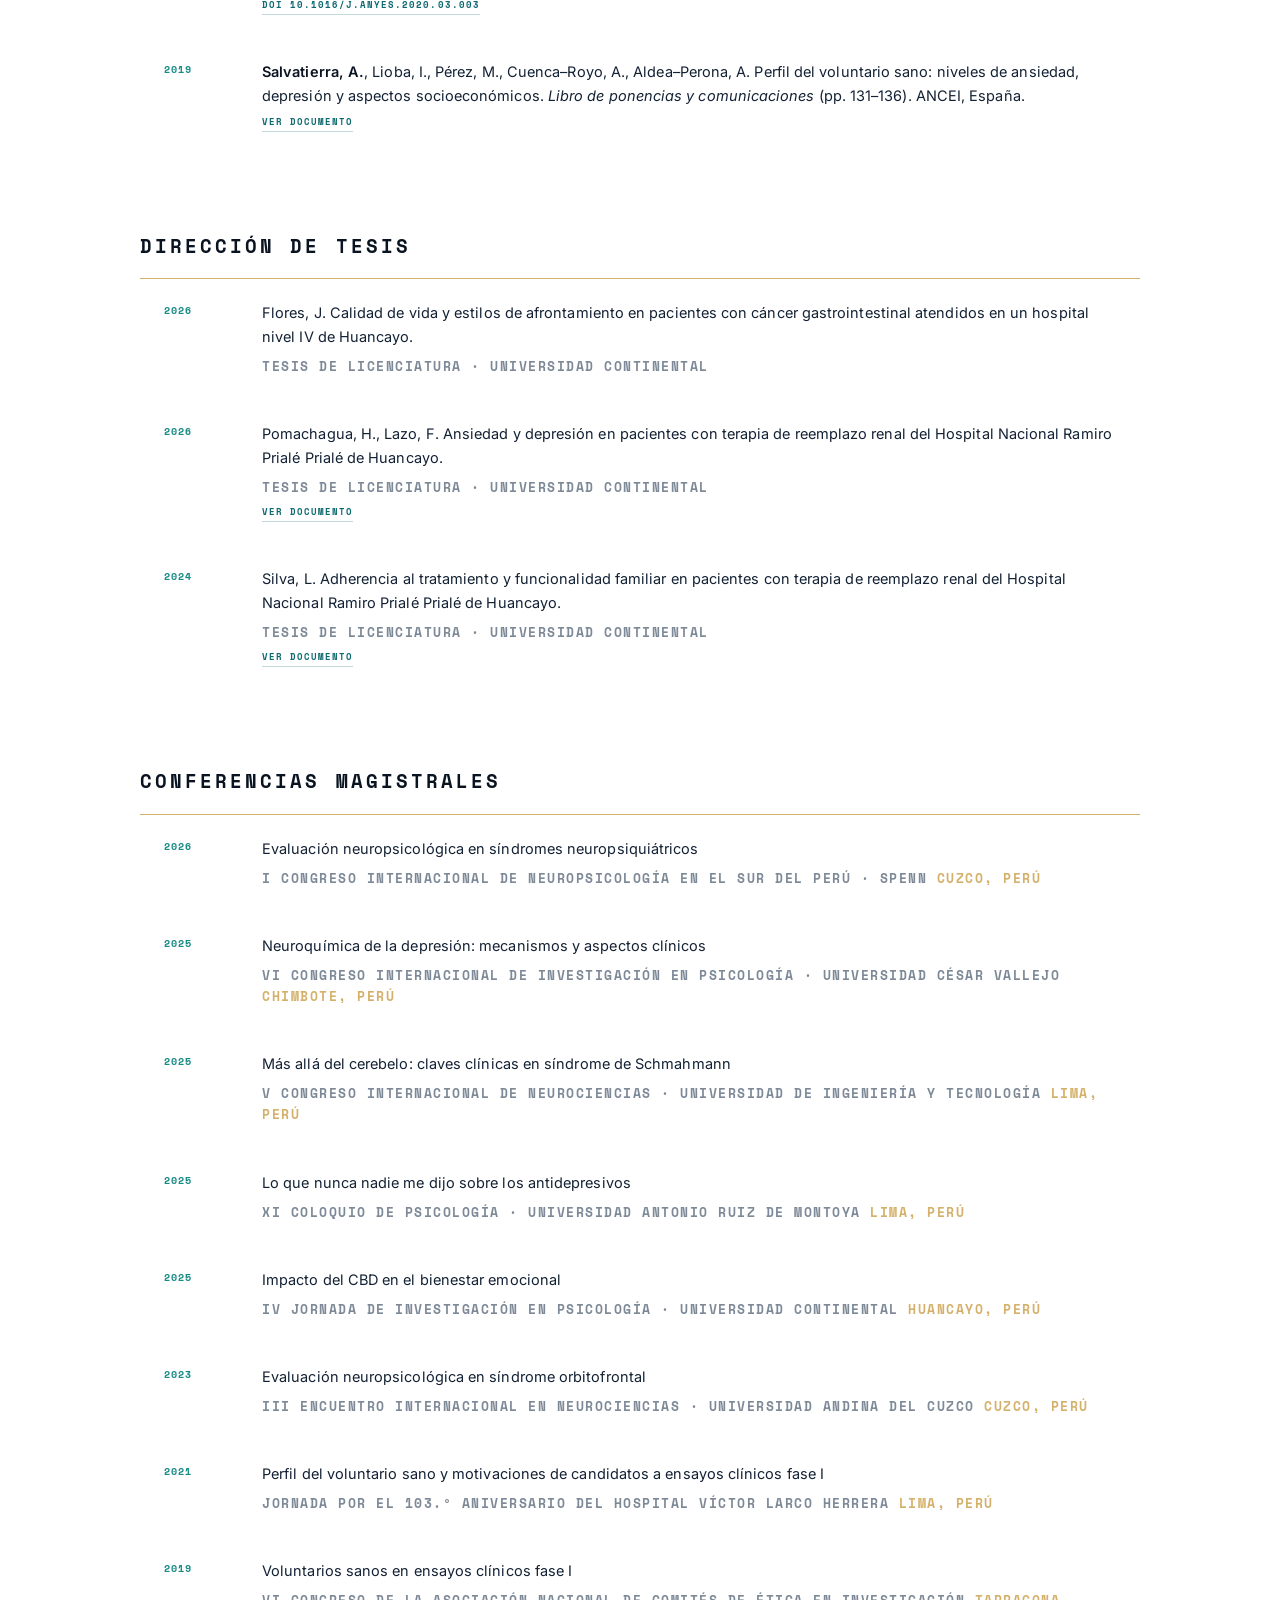
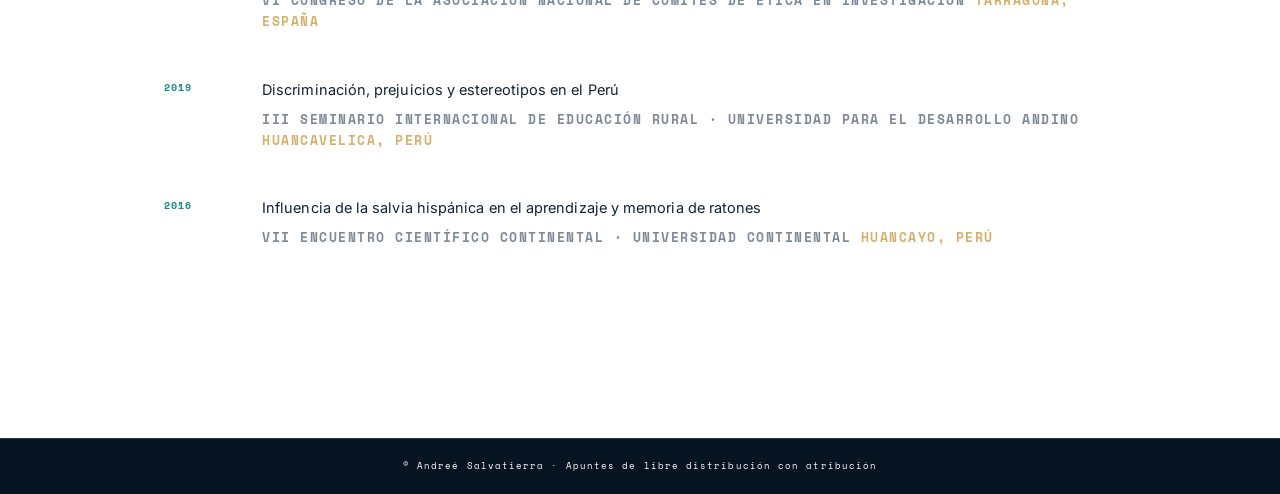
<file: sitio-andree/investigacion.html>
<!DOCTYPE html>
<html lang="es">
<head>
  <meta charset="UTF-8"/>
  <meta name="viewport" content="width=device-width, initial-scale=1.0"/>
  <title>Investigación — Andreé Salvatierra Baldeón</title>
  <meta name="description" content="Producción científica"/>
  <link rel="icon" href="favicon.png" sizes="32x32" type="image/png"/>
  <link rel="icon" href="favicon-192.png" sizes="192x192" type="image/png"/>
  <link rel="apple-touch-icon" href="apple-touch-icon.png"/>
  <link rel="preconnect" href="https://fonts.googleapis.com"/>
  <link rel="preconnect" href="https://fonts.gstatic.com" crossorigin=""/>
  <link href="https://fonts.googleapis.com/css2?family=Cormorant+Garamond:ital,wght@0,400;0,500;0,600;0,700;1,400;1,500;1,600&amp;family=Inter:wght@300;400;500;600&amp;family=Space+Mono:wght@400;700&amp;display=swap" rel="stylesheet"/>
  <link rel="stylesheet" href="css/theme.css"/>
  <script src="js/nav-spa.js" defer></script>
</head>
<body>

  <nav class="hero-nav-flotante" id="heroNavFlotante" aria-label="Navegación">
    <button type="button" class="hero-nav-boton" id="heroNavBoton" aria-label="Abrir menú" aria-expanded="false" aria-controls="heroNavLinks">
      <span></span><span></span><span></span>
    </button>
    <div class="hero-nav-links" id="heroNavLinks">
      <span class="hero-nav-mitad">
        <a href="index.html">Inicio</a>
        <span class="hero-nav-sep">|</span>
        <span class="nav-desplegable">
          <a href="materiales.html">Cursos</a>
          <span class="nav-submenu">
            <a href="biopsicologia.html">Biopsicología</a>
            <a href="psicofarmacologia.html">Psicofarmacología</a>
          </span>
        </span>
      </span>
      <span class="hero-nav-sep hero-nav-break">|</span>
      <span class="hero-nav-espaciador" aria-hidden="true"></span>
      <span class="hero-nav-mitad">
        <a href="investigacion.html" class="active">Investigación</a>
        <span class="hero-nav-sep">|</span>
        <a href="recomendados.html">Recomendados</a>
        <span class="hero-nav-sep">|</span>
        <a href="noticias.html">Hitos</a>
      </span>
    </div>
  </nav>

  <section class="page-hero">
    <video class="page-hero-video" autoplay muted loop playsinline
           poster="img/hero-neuronas-poster.webp" aria-hidden="true">
      <source src="img/hero-neuronas.mp4" type="video/mp4"/>
    </video>
    <div class="page-hero-overlay" aria-hidden="true"></div>
    <canvas class="hero-constelacion" id="heroConstelacion" aria-hidden="true"></canvas>
    <div class="page-hero-inner">
      <h1 class="page-hero-title hero-titulo-dorado">Investi<em>gación</em></h1>
      <p class="page-hero-sub">Producción científica</p>
    </div>
    <span class="scroll-cue" aria-hidden="true"></span>
  </section>

  <main id="spaMain">

  <section data-nosnippet>
    <div class="section">
      <div class="investigacion-sola">
          <p class="escudos-titulo">Publicaciones científicas</p>
          <ul class="refs">
          <li class="ref ref--captura"><span class="ref-anio">2026</span><span class="ref-datos"><span class="ref-cita">Silva-Figueroa, L., Gonzales, M., Laura, R., Linero, R., <b>Salvatierra, A.</b> Adherencia al tratamiento y funcionalidad familiar en pacientes con terapia de reemplazo renal. <i>Revista Colombiana de Nefrología</i>, 13(1):1-17.</span><a class="ref-enlace" href="https://doi.org/10.22265/acnef.13.1.998" target="_blank" rel="noopener noreferrer">DOI 10.22265/acnef.13.1.998</a></span><span class="ref-captura" aria-hidden="true"><img src="img/publicaciones/pub-2026-nefrologia.webp?v=1" alt="" width="1240" height="930" loading="lazy" decoding="async"/></span></li>
          <li class="ref ref--captura"><span class="ref-anio">2026</span><span class="ref-datos"><span class="ref-cita">Silva-Figueroa, L., Gonzales, M., Linero, R., Moreno, J., Páramo, A., Pucuhuayla, D., <b>Salvatierra, A.</b> Propiedades psicométricas de la escala hospitalaria de ansiedad y depresión en pacientes con enfermedad renal crónica de una región andina del Perú. <i>Gaceta Médica de Caracas</i>, 134(2):437-47.</span><a class="ref-enlace" href="https://doi.org/10.47307/GMC.2026.134.2.7" target="_blank" rel="noopener noreferrer">DOI 10.47307/GMC.2026.134.2.7</a></span><span class="ref-captura" aria-hidden="true"><img src="img/publicaciones/pub-2026-gaceta-caracas.webp?v=1" alt="" width="1240" height="930" loading="lazy" decoding="async"/></span></li>
          <li class="ref ref--captura"><span class="ref-anio">2025</span><span class="ref-datos"><span class="ref-cita"><b>Salvatierra, A.</b>, Díaz–Victoria, A. Evaluación neuropsicológica en un caso de síndrome de Schmahmann. <i>Acta Neurológica Colombiana</i>, 41(4):1-6.</span><a class="ref-enlace" href="https://doi.org/10.22379/anc.v41i4.1934" target="_blank" rel="noopener noreferrer">DOI 10.22379/anc.v41i4.1934</a></span><span class="ref-captura" aria-hidden="true"><img src="img/publicaciones/pub-2025-acta-neurologica.webp?v=1" alt="" width="1240" height="930" loading="lazy" decoding="async"/></span></li>
          <li class="ref ref--captura"><span class="ref-anio">2024</span><span class="ref-datos"><span class="ref-cita"><b>Salvatierra, A.</b>, Díaz–Victoria, A. Evaluación neuropsicológica en un caso de síndrome de Lance Adams. <i>Gaceta Médica de Caracas</i>, 132(4):1139–1143.</span><a class="ref-enlace" href="https://doi.org/10.47307/GMC.2024.132.4.26" target="_blank" rel="noopener noreferrer">DOI 10.47307/GMC.2024.132.4.26</a></span><span class="ref-captura" aria-hidden="true"><img src="img/publicaciones/pub-2024-gaceta-caracas.webp?v=1" alt="" width="1240" height="930" loading="lazy" decoding="async"/></span></li>
          <li class="ref ref--captura"><span class="ref-anio">2024</span><span class="ref-datos"><span class="ref-cita"><b>Salvatierra, A.</b>, Díaz–Victoria, A. Evaluación neuropsicológica en un caso de síndrome de Rasmussen de inicio tardío. <i>Revista Ecuatoriana de Neurología</i>, 33(2):72–76.</span><a class="ref-enlace" href="https://doi.org/10.46997/revecuatneurol33200072" target="_blank" rel="noopener noreferrer">DOI 10.46997/revecuatneurol33200072</a></span><span class="ref-captura" aria-hidden="true"><img src="img/publicaciones/pub-2024-rev-ecuatoriana-neurologia.webp?v=1" alt="" width="1240" height="930" loading="lazy" decoding="async"/></span></li>
          <li class="ref ref--captura"><span class="ref-anio">2023</span><span class="ref-datos"><span class="ref-cita"><b>Salvatierra, A.</b>, Díaz–Baena, D., Güven, Ö., Ruiz–Serrano, E. Omics: A new vision for breast cancer treatment. <i>Journal of Basic and Applied Genetics</i>, 34(2):41–49.</span><a class="ref-enlace" href="https://doi.org/10.35407/bag.2023.34.02.04" target="_blank" rel="noopener noreferrer">DOI 10.35407/bag.2023.34.02.04</a></span><span class="ref-captura" aria-hidden="true"><img src="img/publicaciones/pub-2023-jbag.webp?v=1" alt="" width="1240" height="930" loading="lazy" decoding="async"/></span></li>
          <li class="ref ref--captura"><span class="ref-anio">2023</span><span class="ref-datos"><span class="ref-cita"><b>Salvatierra, A.</b>, Del–Carmen–Sara, J. Síndrome orbitofrontal en un interno con infracciones por secuestro agravado, violación sexual y muerte de una menor de edad. <i>Horizonte Médico</i>, 23(2):79–83.</span><a class="ref-enlace" href="https://doi.org/10.24265/horizmed.2023.v23n2.10" target="_blank" rel="noopener noreferrer">DOI 10.24265/horizmed.2023.v23n2.10</a></span><span class="ref-captura" aria-hidden="true"><img src="img/publicaciones/pub-2023-horizonte-medico.webp?v=1" alt="" width="1240" height="930" loading="lazy" decoding="async"/></span></li>
          <li class="ref ref--captura"><span class="ref-anio">2023</span><span class="ref-datos"><span class="ref-cita"><b>Salvatierra, A.</b> Antagonistic effect of mepyramine and tubocurarine on the histamine–mediated contraction of intestinal smooth muscle cells. <i>Ars Pharmaceutica</i>, 64(2):139–47.</span><a class="ref-enlace" href="https://doi.org/10.30827/ars.v64i2.27401" target="_blank" rel="noopener noreferrer">DOI 10.30827/ars.v64i2.27401</a></span><span class="ref-captura" aria-hidden="true"><img src="img/publicaciones/pub-2023-ars-pharmaceutica.webp?v=1" alt="" width="1240" height="930" loading="lazy" decoding="async"/></span></li>
          <li class="ref ref--captura"><span class="ref-anio">2021</span><span class="ref-datos"><span class="ref-cita"><b>Salvatierra, A.</b> Nociones básicas en técnicas de neuroimagen y electroencefalograma. <i>Neurama</i>, 8(1):25–37.</span><a class="ref-enlace" href="https://www.neurama.es/articulos/15/articulo3.pdf" target="_blank" rel="noopener noreferrer">Ver documento</a></span><span class="ref-captura" aria-hidden="true"><img src="img/publicaciones/pub-2021-neurama.webp?v=1" alt="" width="1240" height="930" loading="lazy" decoding="async"/></span></li>
          <li class="ref ref--captura"><span class="ref-anio">2021</span><span class="ref-datos"><span class="ref-cita"><b>Salvatierra, A.</b> Placebo effect on muscle pain. A brief study on patient predisposition and expectations. <i>Neurology Research &amp; Surgery</i>, 4(1):1–4.</span><a class="ref-enlace" href="https://doi.org/10.33425/2641-4333.1035" target="_blank" rel="noopener noreferrer">DOI 10.33425/2641-4333.1035</a></span><span class="ref-captura" aria-hidden="true"><img src="img/publicaciones/pub-2021-neurology-research-surgery.webp?v=1" alt="" width="1240" height="930" loading="lazy" decoding="async"/></span></li>
          <li class="ref ref--captura"><span class="ref-anio">2020</span><span class="ref-datos"><span class="ref-cita"><b>Salvatierra, A.</b>, Lioba, I., Pérez, M., Mateus, J., Grau, S., Aldea–Perona, A. Healthy volunteer profile: levels of anxiety, depression, socioeconomic aspects and candidates’ motivations of participation in phase I clinical trials. <i>Ansiedad y Estrés</i>, 26(2–3):83–90.</span><a class="ref-enlace" href="https://doi.org/10.1016/j.anyes.2020.03.003" target="_blank" rel="noopener noreferrer">DOI 10.1016/j.anyes.2020.03.003</a></span><span class="ref-captura" aria-hidden="true"><img src="img/publicaciones/pub-2020-ansiedad-estres.webp?v=1" alt="" width="1240" height="930" loading="lazy" decoding="async"/></span></li>
          <li class="ref ref--captura"><span class="ref-anio">2019</span><span class="ref-datos"><span class="ref-cita"><b>Salvatierra, A.</b>, Lioba, I., Pérez, M., Cuenca–Royo, A., Aldea–Perona, A. Perfil del voluntario sano: niveles de ansiedad, depresión y aspectos socioeconómicos. <i>Libro de ponencias y comunicaciones</i> (pp. 131–136). ANCEI, España.</span><a class="ref-enlace" href="https://ancei.es/wp-content/uploads/2019/10/Libro-de-ponencias-y-comunicaciones-VI-Congreso-ANCEI-2019.pdf" target="_blank" rel="noopener noreferrer">Ver documento</a></span><span class="ref-captura" aria-hidden="true"><img src="img/publicaciones/pub-2019-ancei.webp?v=1" alt="" width="1240" height="930" loading="lazy" decoding="async"/></span></li>
          </ul>

          <p class="escudos-titulo">Dirección de tesis</p>
          <ul class="refs">
          <li class="ref"><span class="ref-anio">2026</span><span class="ref-datos"><span class="ref-cita">Flores, J. Calidad de vida y estilos de afrontamiento en pacientes con cáncer gastrointestinal atendidos en un hospital nivel IV de Huancayo.</span><span class="ref-nota">Tesis de licenciatura · Universidad Continental</span></span></li>
          <li class="ref"><span class="ref-anio">2026</span><span class="ref-datos"><span class="ref-cita">Pomachagua, H., Lazo, F. Ansiedad y depresión en pacientes con terapia de reemplazo renal del Hospital Nacional Ramiro Prialé Prialé de Huancayo.</span><span class="ref-nota">Tesis de licenciatura · Universidad Continental</span><a class="ref-enlace" href="https://hdl.handle.net/20.500.12394/21033" target="_blank" rel="noopener noreferrer">Ver documento</a></span></li>
          <li class="ref"><span class="ref-anio">2024</span><span class="ref-datos"><span class="ref-cita">Silva, L. Adherencia al tratamiento y funcionalidad familiar en pacientes con terapia de reemplazo renal del Hospital Nacional Ramiro Prialé Prialé de Huancayo.</span><span class="ref-nota">Tesis de licenciatura · Universidad Continental</span><a class="ref-enlace" href="https://hdl.handle.net/20.500.12394/15957" target="_blank" rel="noopener noreferrer">Ver documento</a></span></li>
          </ul>

          <p class="escudos-titulo">Conferencias magistrales</p>
          <ul class="refs">
          <li class="ref"><span class="ref-anio">2026</span><span class="ref-datos"><span class="ref-cita">Evaluación neuropsicológica en síndromes neuropsiquiátricos</span><span class="ref-nota">I congreso internacional de neuropsicología en el sur del Perú · SPENN <span class="ref-lugar">Cuzco, Perú</span></span></span></li>
          <li class="ref"><span class="ref-anio">2025</span><span class="ref-datos"><span class="ref-cita">Neuroquímica de la depresión: mecanismos y aspectos clínicos</span><span class="ref-nota">VI congreso internacional de investigación en psicología · Universidad César Vallejo <span class="ref-lugar">Chimbote, Perú</span></span></span></li>
          <li class="ref"><span class="ref-anio">2025</span><span class="ref-datos"><span class="ref-cita">Más allá del cerebelo: claves clínicas en síndrome de Schmahmann</span><span class="ref-nota">V congreso internacional de neurociencias · Universidad de Ingeniería y Tecnología <span class="ref-lugar">Lima, Perú</span></span></span></li>
          <li class="ref"><span class="ref-anio">2025</span><span class="ref-datos"><span class="ref-cita">Lo que nunca nadie me dijo sobre los antidepresivos</span><span class="ref-nota">XI coloquio de psicología · Universidad Antonio Ruiz de Montoya <span class="ref-lugar">Lima, Perú</span></span></span></li>
          <li class="ref"><span class="ref-anio">2025</span><span class="ref-datos"><span class="ref-cita">Impacto del CBD en el bienestar emocional</span><span class="ref-nota">IV jornada de investigación en psicología · Universidad Continental <span class="ref-lugar">Huancayo, Perú</span></span></span></li>
          <li class="ref"><span class="ref-anio">2023</span><span class="ref-datos"><span class="ref-cita">Evaluación neuropsicológica en síndrome orbitofrontal</span><span class="ref-nota">III encuentro internacional en neurociencias · Universidad Andina del Cuzco <span class="ref-lugar">Cuzco, Perú</span></span></span></li>
          <li class="ref"><span class="ref-anio">2021</span><span class="ref-datos"><span class="ref-cita">Perfil del voluntario sano y motivaciones de candidatos a ensayos clínicos fase I</span><span class="ref-nota">Jornada por el 103.º aniversario del Hospital Víctor Larco Herrera <span class="ref-lugar">Lima, Perú</span></span></span></li>
          <li class="ref"><span class="ref-anio">2019</span><span class="ref-datos"><span class="ref-cita">Voluntarios sanos en ensayos clínicos fase I</span><span class="ref-nota">VI congreso de la Asociación Nacional de Comités de Ética en Investigación <span class="ref-lugar">Tarragona, España</span></span></span></li>
          <li class="ref"><span class="ref-anio">2019</span><span class="ref-datos"><span class="ref-cita">Discriminación, prejuicios y estereotipos en el Perú</span><span class="ref-nota">III seminario internacional de educación rural · Universidad para el Desarrollo Andino <span class="ref-lugar">Huancavelica, Perú</span></span></span></li>
          <li class="ref"><span class="ref-anio">2016</span><span class="ref-datos"><span class="ref-cita">Influencia de la salvia hispánica en el aprendizaje y memoria de ratones</span><span class="ref-nota">VII encuentro científico continental · Universidad Continental <span class="ref-lugar">Huancayo, Perú</span></span></span></li>
          </ul>
      </div>
    </div>
  </section>

  <script>
    /* Con mouse, las vistas previas de los artículos (imágenes con
       loading="lazy", plegadas hasta el hover) se piden en segundo plano
       cuando el navegador está libre, para que ya estén al pasar el
       cursor. En touch no se piden: ahí no se muestran. */
    (function () {
      if (!window.matchMedia || !matchMedia('(hover: hover) and (pointer: fine)').matches) return;
      var precargar = function () {
        document.querySelectorAll('.ref-captura img').forEach(function (img) { img.loading = 'eager'; });
      };
      if ('requestIdleCallback' in window) requestIdleCallback(precargar, { timeout: 4000 });
      else setTimeout(precargar, 1500);
    })();
  </script>

  </main>

  <div class="progressive-blur" aria-hidden="true"></div>

  <footer class="footer-wrap" id="contacto">
    <div data-nosnippet class="footer">
      <div class="footer-bottom">
        <span class="footer-copy"><span class="footer-copy-nombre">© Andreé Salvatierra</span><span class="footer-copy-sep" aria-hidden="true"> · </span><span class="footer-copy-lema">Apuntes de libre distribución con atribución</span></span>
      </div>
    </div>
  </footer>

  <script>
    (function () {
      var heroNav = document.getElementById('heroNavFlotante');
      var heroNavBoton = document.getElementById('heroNavBoton');
      var heroNavLinks = document.getElementById('heroNavLinks');
      if (!heroNav || !heroNavBoton) return;

      heroNavBoton.addEventListener('click', function () {
        var abierto = heroNav.classList.toggle('hero-nav-abierto');
        heroNavBoton.setAttribute('aria-expanded', abierto ? 'true' : 'false');
        centrarBotonNav();
      });
      if (heroNavLinks) {
        heroNavLinks.addEventListener('click', function (e) {
          if (e.target.tagName === 'A') {
            heroNav.classList.remove('hero-nav-abierto');
            heroNavBoton.setAttribute('aria-expanded', 'false');
            centrarBotonNav();
          }
        });
      }

      /* Cerrado, el botón queda exactamente centrado (CSS, left:50%).
         Solo al abrirse se desliza al centro real del hueco entre las
         dos mitades — que no es el 50% exacto de la pantalla porque
         "Investigación·Noticias" pesa más que "Inicio·Cursos" y el
         bloque centrado por CSS no cae parejo. Se mide el espaciador
         central (que no tiene transform, a diferencia de las mitades)
         para que el valor sea el correcto esté el menú abierto o no. */
      var heroNavEspaciador = heroNavLinks ? heroNavLinks.querySelector('.hero-nav-espaciador') : null;
      function centrarBotonNav() {
        if (!heroNavEspaciador || !heroNavBoton || !heroNav) return;
        if (!heroNav.classList.contains('hero-nav-abierto')) {
          heroNavBoton.style.left = '';
          return;
        }
        var flotanteLeft = heroNav.getBoundingClientRect().left;
        var hueco = heroNavEspaciador.getBoundingClientRect();
        heroNavBoton.style.left = ((hueco.left + hueco.right) / 2 - flotanteLeft) + 'px';
      }
      centrarBotonNav();
      window.addEventListener('resize', centrarBotonNav);
    })();
  </script>
</body>
</html>
</file>
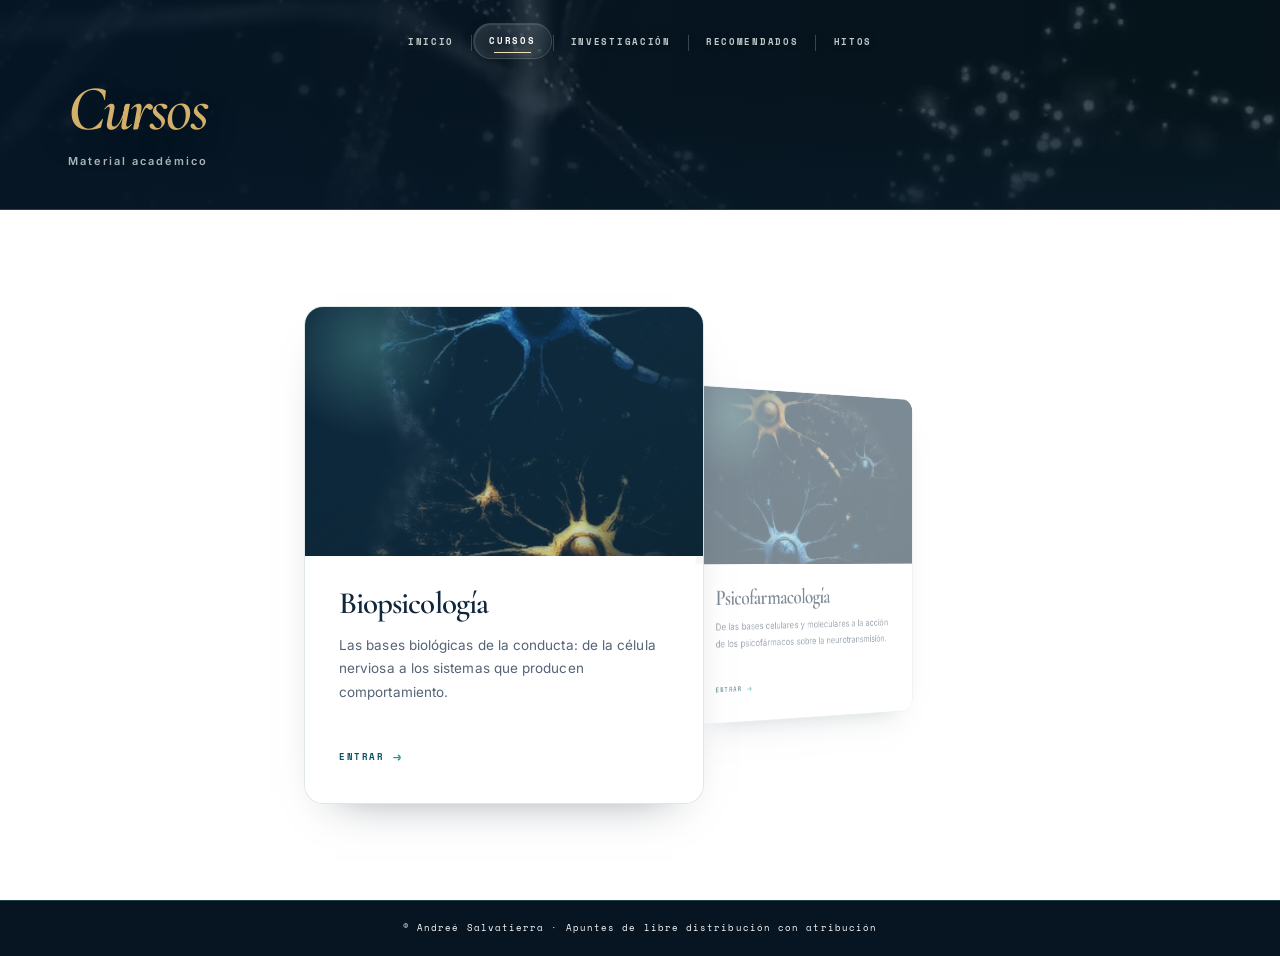
<file: sitio-andree/materiales.html>
<!DOCTYPE html>
<html lang="es">
<head>
  <meta charset="UTF-8"/>
  <meta name="viewport" content="width=device-width, initial-scale=1.0"/>
  <title>Cursos — Andreé Salvatierra Baldeón</title>
  <meta name="description" content="Material académico"/>
  <link rel="icon" href="favicon.png" sizes="32x32" type="image/png"/>
  <link rel="icon" href="favicon-192.png" sizes="192x192" type="image/png"/>
  <link rel="apple-touch-icon" href="apple-touch-icon.png"/>
  <link rel="preconnect" href="https://fonts.googleapis.com"/>
  <link rel="preconnect" href="https://fonts.gstatic.com" crossorigin=""/>
  <link href="https://fonts.googleapis.com/css2?family=Cormorant+Garamond:ital,wght@0,400;0,500;0,600;0,700;1,400;1,500;1,600&amp;family=Inter:wght@300;400;500;600&amp;family=Space+Mono:wght@400;700&amp;display=swap" rel="stylesheet"/>
  <link rel="stylesheet" href="css/theme.css"/>
  <script src="js/nav-spa.js" defer></script>
</head>
<body>

  <nav class="hero-nav-flotante" id="heroNavFlotante" aria-label="Navegación">
    <button type="button" class="hero-nav-boton" id="heroNavBoton" aria-label="Abrir menú" aria-expanded="false" aria-controls="heroNavLinks">
      <span></span><span></span><span></span>
    </button>
    <div class="hero-nav-links" id="heroNavLinks">
      <span class="hero-nav-mitad">
        <a href="index.html">Inicio</a>
        <span class="hero-nav-sep">|</span>
        <span class="nav-desplegable">
          <a href="materiales.html" class="active">Cursos</a>
          <span class="nav-submenu">
            <a href="biopsicologia.html">Biopsicología</a>
            <a href="psicofarmacologia.html">Psicofarmacología</a>
          </span>
        </span>
      </span>
      <span class="hero-nav-sep hero-nav-break">|</span>
      <span class="hero-nav-espaciador" aria-hidden="true"></span>
      <span class="hero-nav-mitad">
        <a href="investigacion.html">Investigación</a>
        <span class="hero-nav-sep">|</span>
        <a href="recomendados.html">Recomendados</a>
        <span class="hero-nav-sep">|</span>
        <a href="noticias.html">Hitos</a>
      </span>
    </div>
  </nav>

  <section class="page-hero">
    <video class="page-hero-video" autoplay muted loop playsinline
           poster="img/hero-neuronas-poster.webp" aria-hidden="true">
      <source src="img/hero-neuronas.mp4" type="video/mp4"/>
    </video>
    <div class="page-hero-overlay" aria-hidden="true"></div>
    <canvas class="hero-constelacion" id="heroConstelacion" aria-hidden="true"></canvas>
    <div class="page-hero-inner">
      <h1 class="page-hero-title hero-titulo-dorado">Cur<em>sos</em></h1>
      <p class="page-hero-sub">Material académico</p>
    </div>
    <span class="scroll-cue" aria-hidden="true"></span>
  </section>

  <main id="spaMain">

  <section data-nosnippet>
    <div class="section">
      <div class="cursos-coverflow">
        <div class="coverflow-pista">

          <a href="biopsicologia.html" class="coverflow-carta">
            <div class="coverflow-carta-img">
              <img src="img/neuronas-a.webp" alt="" loading="lazy" decoding="async"/>
            </div>
            <div class="coverflow-carta-texto">
              <h3 class="shelf-title">Biopsicología</h3>
              <p class="shelf-desc">Las bases biológicas de la conducta: de la célula nerviosa a los sistemas que producen comportamiento.</p>
              <span class="shelf-cta">Entrar</span>
            </div>
          </a>

          <a href="psicofarmacologia.html" class="coverflow-carta">
            <div class="coverflow-carta-img">
              <img src="img/neuronas-b.webp" alt="" loading="lazy" decoding="async"/>
            </div>
            <div class="coverflow-carta-texto">
              <h3 class="shelf-title">Psicofarmacología</h3>
              <p class="shelf-desc">De las bases celulares y moleculares a la acción de los psicofármacos sobre la neurotransmisión.</p>
              <span class="shelf-cta">Entrar</span>
            </div>
          </a>

        </div>
      </div>
    </div>
  </section>

  </main>

  <footer class="footer-wrap" id="contacto">
    <div data-nosnippet class="footer">
      <div class="footer-bottom">
        <span class="footer-copy"><span class="footer-copy-nombre">© Andreé Salvatierra</span><span class="footer-copy-sep" aria-hidden="true"> · </span><span class="footer-copy-lema">Apuntes de libre distribución con atribución</span></span>
      </div>
    </div>
  </footer>

  <script>
    (function () {
      var heroNav = document.getElementById('heroNavFlotante');
      var heroNavBoton = document.getElementById('heroNavBoton');
      var heroNavLinks = document.getElementById('heroNavLinks');
      if (!heroNav || !heroNavBoton) return;

      heroNavBoton.addEventListener('click', function () {
        var abierto = heroNav.classList.toggle('hero-nav-abierto');
        heroNavBoton.setAttribute('aria-expanded', abierto ? 'true' : 'false');
        centrarBotonNav();
      });
      if (heroNavLinks) {
        heroNavLinks.addEventListener('click', function (e) {
          if (e.target.tagName === 'A') {
            heroNav.classList.remove('hero-nav-abierto');
            heroNavBoton.setAttribute('aria-expanded', 'false');
            centrarBotonNav();
          }
        });
      }

      /* Cerrado, el botón queda exactamente centrado (CSS, left:50%).
         Solo al abrirse se desliza al centro real del hueco entre las
         dos mitades — que no es el 50% exacto de la pantalla porque
         "Investigación·Noticias" pesa más que "Inicio·Cursos" y el
         bloque centrado por CSS no cae parejo. Se mide el espaciador
         central (que no tiene transform, a diferencia de las mitades)
         para que el valor sea el correcto esté el menú abierto o no. */
      var heroNavEspaciador = heroNavLinks ? heroNavLinks.querySelector('.hero-nav-espaciador') : null;
      function centrarBotonNav() {
        if (!heroNavEspaciador || !heroNavBoton || !heroNav) return;
        if (!heroNav.classList.contains('hero-nav-abierto')) {
          heroNavBoton.style.left = '';
          return;
        }
        var flotanteLeft = heroNav.getBoundingClientRect().left;
        var hueco = heroNavEspaciador.getBoundingClientRect();
        heroNavBoton.style.left = ((hueco.left + hueco.right) / 2 - flotanteLeft) + 'px';
      }
      centrarBotonNav();
      window.addEventListener('resize', centrarBotonNav);
    })();
  </script>
</body>
</html>
</file>
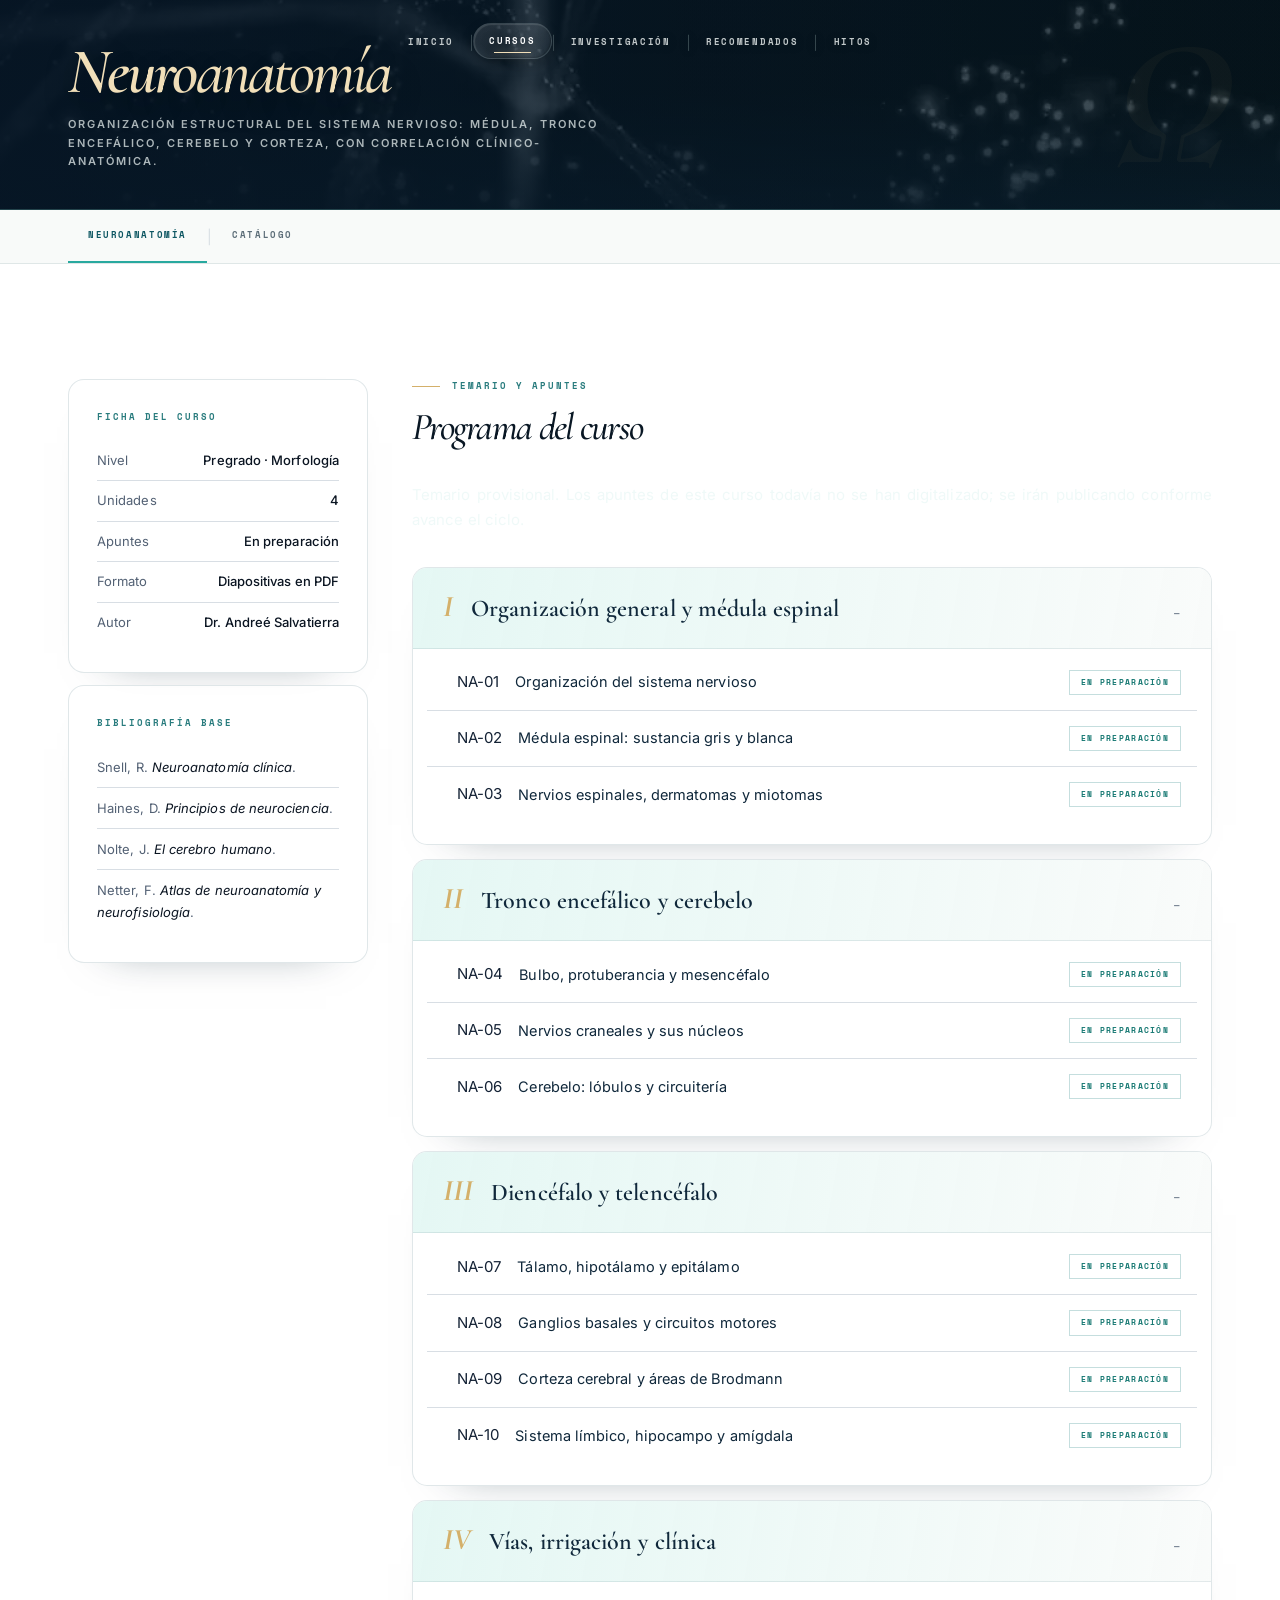
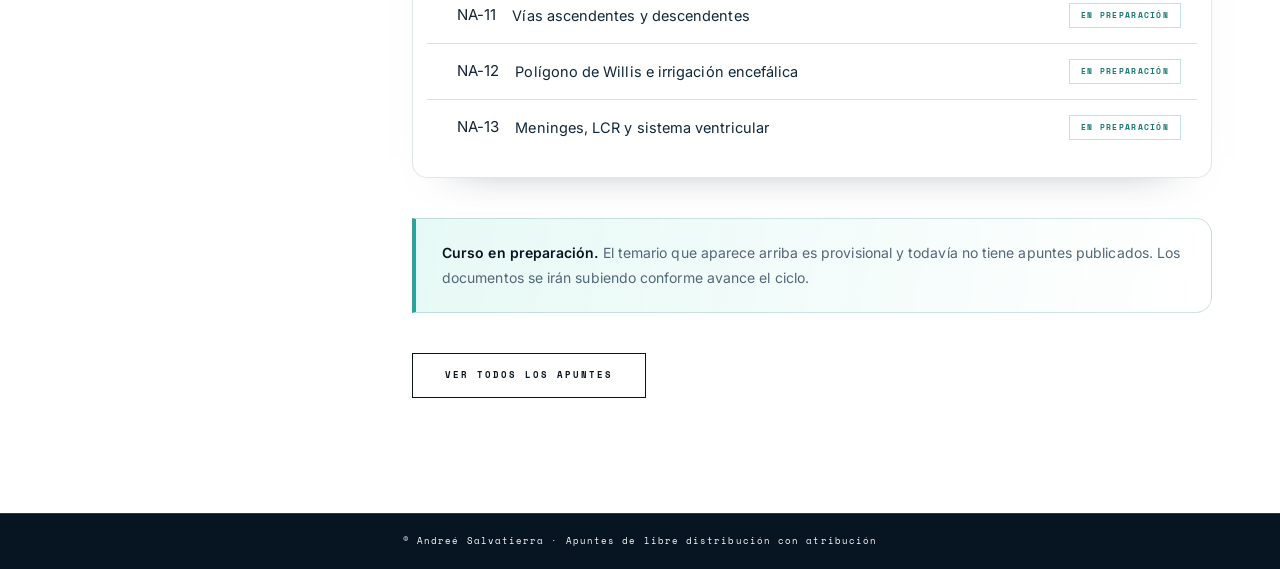
<file: sitio-andree/neuroanatomia.html>
<!DOCTYPE html>
<html lang="es">
<head>
  <meta charset="UTF-8"/>
  <meta name="viewport" content="width=device-width, initial-scale=1.0"/>
  <title>Neuroanatomía — Andreé Salvatierra Baldeón</title>
  <meta name="description" content="Organización estructural del sistema nervioso: médula, tronco encefálico, cerebelo y corteza, con correlación clínico-anatómica."/>
  <link rel="icon" href="favicon.png" sizes="32x32" type="image/png"/>
  <link rel="icon" href="favicon-192.png" sizes="192x192" type="image/png"/>
  <link rel="apple-touch-icon" href="apple-touch-icon.png"/>
  <link rel="preconnect" href="https://fonts.googleapis.com"/>
  <link rel="preconnect" href="https://fonts.gstatic.com" crossorigin=""/>
  <link href="https://fonts.googleapis.com/css2?family=Cormorant+Garamond:ital,wght@0,400;0,500;0,600;0,700;1,400;1,500;1,600&amp;family=Inter:wght@300;400;500;600&amp;family=Space+Mono:wght@400;700&amp;display=swap" rel="stylesheet"/>
  <link rel="stylesheet" href="css/theme.css"/>
  <script src="js/nav-spa.js" defer></script>
</head>
<body>

  <nav class="hero-nav-flotante" id="heroNavFlotante" aria-label="Navegación">
    <button type="button" class="hero-nav-boton" id="heroNavBoton" aria-label="Abrir menú" aria-expanded="false" aria-controls="heroNavLinks">
      <span></span><span></span><span></span>
    </button>
    <div class="hero-nav-links" id="heroNavLinks">
      <span class="hero-nav-mitad">
        <a href="index.html">Inicio</a>
        <span class="hero-nav-sep">|</span>
        <span class="nav-desplegable">
          <a href="materiales.html" class="active">Cursos</a>
          <span class="nav-submenu">
            <a href="biopsicologia.html">Biopsicología</a>
            <a href="psicofarmacologia.html">Psicofarmacología</a>
          </span>
        </span>
      </span>
      <span class="hero-nav-sep hero-nav-break">|</span>
      <span class="hero-nav-espaciador" aria-hidden="true"></span>
      <span class="hero-nav-mitad">
        <a href="investigacion.html">Investigación</a>
        <span class="hero-nav-sep">|</span>
        <a href="recomendados.html">Recomendados</a>
        <span class="hero-nav-sep">|</span>
        <a href="noticias.html">Hitos</a>
      </span>
    </div>
  </nav>

  <section class="page-hero">
    <video class="page-hero-video" autoplay muted loop playsinline
           poster="img/hero-neuronas-poster.webp" aria-hidden="true">
      <source src="img/hero-neuronas.mp4" type="video/mp4"/>
    </video>
    <div class="page-hero-overlay" aria-hidden="true"></div>
    <canvas class="hero-constelacion" id="heroConstelacion" aria-hidden="true"></canvas>
    <div class="page-hero-inner">
      <h1 class="page-hero-title">Neuro<em>anatomía</em></h1>
      <p class="page-hero-sub">Organización estructural del sistema nervioso: médula, tronco encefálico, cerebelo y corteza, con correlación clínico-anatómica.</p>
    </div>
    <div class="page-hero-ornament">Ω</div>
    <span class="scroll-cue" aria-hidden="true"></span>
  </section>

  <main id="spaMain">

  <section data-nosnippet class="courses-tabs-section">
    <div class="courses-tabs">
      <a href="neuroanatomia.html" class="tab-active">Neuroanatomía</a>
      <span class="tab-sep">|</span>
      <a href="apuntes.html">Catálogo</a>
    </div>
  </section>

  <section data-nosnippet>
    <div class="section">
      <div class="syllabus-grid">

        <aside class="syllabus-aside">
          <div class="aside-card">
            <p class="aside-label">Ficha del curso</p>
            <div class="aside-item"><span>Nivel</span><span>Pregrado · Morfología</span></div>
            <div class="aside-item"><span>Unidades</span><span>4</span></div>
            <div class="aside-item"><span>Apuntes</span><span>En preparación</span></div>
            <div class="aside-item"><span>Formato</span><span>Diapositivas en PDF</span></div>
            <div class="aside-item"><span>Autor</span><span>Dr. Andreé Salvatierra</span></div>
          </div>
          <div class="aside-card">
            <p class="aside-label">Bibliografía base</p>
            <div class="aside-bib">Snell, R. <em>Neuroanatomía clínica</em>.</div>
            <div class="aside-bib">Haines, D. <em>Principios de neurociencia</em>.</div>
            <div class="aside-bib">Nolte, J. <em>El cerebro humano</em>.</div>
            <div class="aside-bib">Netter, F. <em>Atlas de neuroanatomía y neurofisiología</em>.</div>
          </div>
        </aside>

        <div>
          <div class="section-header" style="margin-bottom:34px;">
            <p class="section-eyebrow">Temario y apuntes</p>
            <h2 class="section-title" style="font-size:38px;"><em>Programa del curso</em></h2>
          </div>

          <p class="about-body" style="margin-bottom:34px;">Temario provisional. Los apuntes de este curso todavía no se han digitalizado; se irán publicando conforme avance el ciclo.</p>

        <div class="unit-block">
          <div class="unit-head">
            <span class="unit-num">I</span>
            <span class="unit-name">Organización general y médula espinal</span>
            <span class="unit-hours">—</span>
          </div>
          <div class="unit-body">
            <div class="topic-row">
              <span class="topic-code">NA-01</span>
              <span class="topic-name">Organización del sistema nervioso</span>
              <span class="topic-status">En preparación</span>
            </div>
            <div class="topic-row">
              <span class="topic-code">NA-02</span>
              <span class="topic-name">Médula espinal: sustancia gris y blanca</span>
              <span class="topic-status">En preparación</span>
            </div>
            <div class="topic-row">
              <span class="topic-code">NA-03</span>
              <span class="topic-name">Nervios espinales, dermatomas y miotomas</span>
              <span class="topic-status">En preparación</span>
            </div>
          </div>
        </div>
        <div class="unit-block">
          <div class="unit-head">
            <span class="unit-num">II</span>
            <span class="unit-name">Tronco encefálico y cerebelo</span>
            <span class="unit-hours">—</span>
          </div>
          <div class="unit-body">
            <div class="topic-row">
              <span class="topic-code">NA-04</span>
              <span class="topic-name">Bulbo, protuberancia y mesencéfalo</span>
              <span class="topic-status">En preparación</span>
            </div>
            <div class="topic-row">
              <span class="topic-code">NA-05</span>
              <span class="topic-name">Nervios craneales y sus núcleos</span>
              <span class="topic-status">En preparación</span>
            </div>
            <div class="topic-row">
              <span class="topic-code">NA-06</span>
              <span class="topic-name">Cerebelo: lóbulos y circuitería</span>
              <span class="topic-status">En preparación</span>
            </div>
          </div>
        </div>
        <div class="unit-block">
          <div class="unit-head">
            <span class="unit-num">III</span>
            <span class="unit-name">Diencéfalo y telencéfalo</span>
            <span class="unit-hours">—</span>
          </div>
          <div class="unit-body">
            <div class="topic-row">
              <span class="topic-code">NA-07</span>
              <span class="topic-name">Tálamo, hipotálamo y epitálamo</span>
              <span class="topic-status">En preparación</span>
            </div>
            <div class="topic-row">
              <span class="topic-code">NA-08</span>
              <span class="topic-name">Ganglios basales y circuitos motores</span>
              <span class="topic-status">En preparación</span>
            </div>
            <div class="topic-row">
              <span class="topic-code">NA-09</span>
              <span class="topic-name">Corteza cerebral y áreas de Brodmann</span>
              <span class="topic-status">En preparación</span>
            </div>
            <div class="topic-row">
              <span class="topic-code">NA-10</span>
              <span class="topic-name">Sistema límbico, hipocampo y amígdala</span>
              <span class="topic-status">En preparación</span>
            </div>
          </div>
        </div>
        <div class="unit-block">
          <div class="unit-head">
            <span class="unit-num">IV</span>
            <span class="unit-name">Vías, irrigación y clínica</span>
            <span class="unit-hours">—</span>
          </div>
          <div class="unit-body">
            <div class="topic-row">
              <span class="topic-code">NA-11</span>
              <span class="topic-name">Vías ascendentes y descendentes</span>
              <span class="topic-status">En preparación</span>
            </div>
            <div class="topic-row">
              <span class="topic-code">NA-12</span>
              <span class="topic-name">Polígono de Willis e irrigación encefálica</span>
              <span class="topic-status">En preparación</span>
            </div>
            <div class="topic-row">
              <span class="topic-code">NA-13</span>
              <span class="topic-name">Meninges, LCR y sistema ventricular</span>
              <span class="topic-status">En preparación</span>
            </div>
          </div>
        </div>

          <div class="callout">
            <strong>Curso en preparación.</strong> El temario que aparece arriba es provisional y todavía no tiene apuntes publicados. Los documentos se irán subiendo conforme avance el ciclo.
          </div>

          <div class="courses-show-more" style="justify-content:flex-start;">
            <a href="apuntes.html" class="btn-show-more">Ver todos los apuntes</a>
          </div>
        </div>

      </div>
    </div>
  </section>

  </main>

  <footer class="footer-wrap" id="contacto">
    <div data-nosnippet class="footer">
      <div class="footer-bottom">
        <span class="footer-copy"><span class="footer-copy-nombre">© Andreé Salvatierra</span><span class="footer-copy-sep" aria-hidden="true"> · </span><span class="footer-copy-lema">Apuntes de libre distribución con atribución</span></span>
      </div>
    </div>
  </footer>

  <script>
    (function () {
      var heroNav = document.getElementById('heroNavFlotante');
      var heroNavBoton = document.getElementById('heroNavBoton');
      var heroNavLinks = document.getElementById('heroNavLinks');
      if (!heroNav || !heroNavBoton) return;

      heroNavBoton.addEventListener('click', function () {
        var abierto = heroNav.classList.toggle('hero-nav-abierto');
        heroNavBoton.setAttribute('aria-expanded', abierto ? 'true' : 'false');
        centrarBotonNav();
      });
      if (heroNavLinks) {
        heroNavLinks.addEventListener('click', function (e) {
          if (e.target.tagName === 'A') {
            heroNav.classList.remove('hero-nav-abierto');
            heroNavBoton.setAttribute('aria-expanded', 'false');
            centrarBotonNav();
          }
        });
      }

      /* Cerrado, el botón queda exactamente centrado (CSS, left:50%).
         Solo al abrirse se desliza al centro real del hueco entre las
         dos mitades — que no es el 50% exacto de la pantalla porque
         "Investigación·Noticias" pesa más que "Inicio·Cursos" y el
         bloque centrado por CSS no cae parejo. Se mide el espaciador
         central (que no tiene transform, a diferencia de las mitades)
         para que el valor sea el correcto esté el menú abierto o no. */
      var heroNavEspaciador = heroNavLinks ? heroNavLinks.querySelector('.hero-nav-espaciador') : null;
      function centrarBotonNav() {
        if (!heroNavEspaciador || !heroNavBoton || !heroNav) return;
        if (!heroNav.classList.contains('hero-nav-abierto')) {
          heroNavBoton.style.left = '';
          return;
        }
        var flotanteLeft = heroNav.getBoundingClientRect().left;
        var hueco = heroNavEspaciador.getBoundingClientRect();
        heroNavBoton.style.left = ((hueco.left + hueco.right) / 2 - flotanteLeft) + 'px';
      }
      centrarBotonNav();
      window.addEventListener('resize', centrarBotonNav);
    })();
  </script>
</body>
</html>
</file>
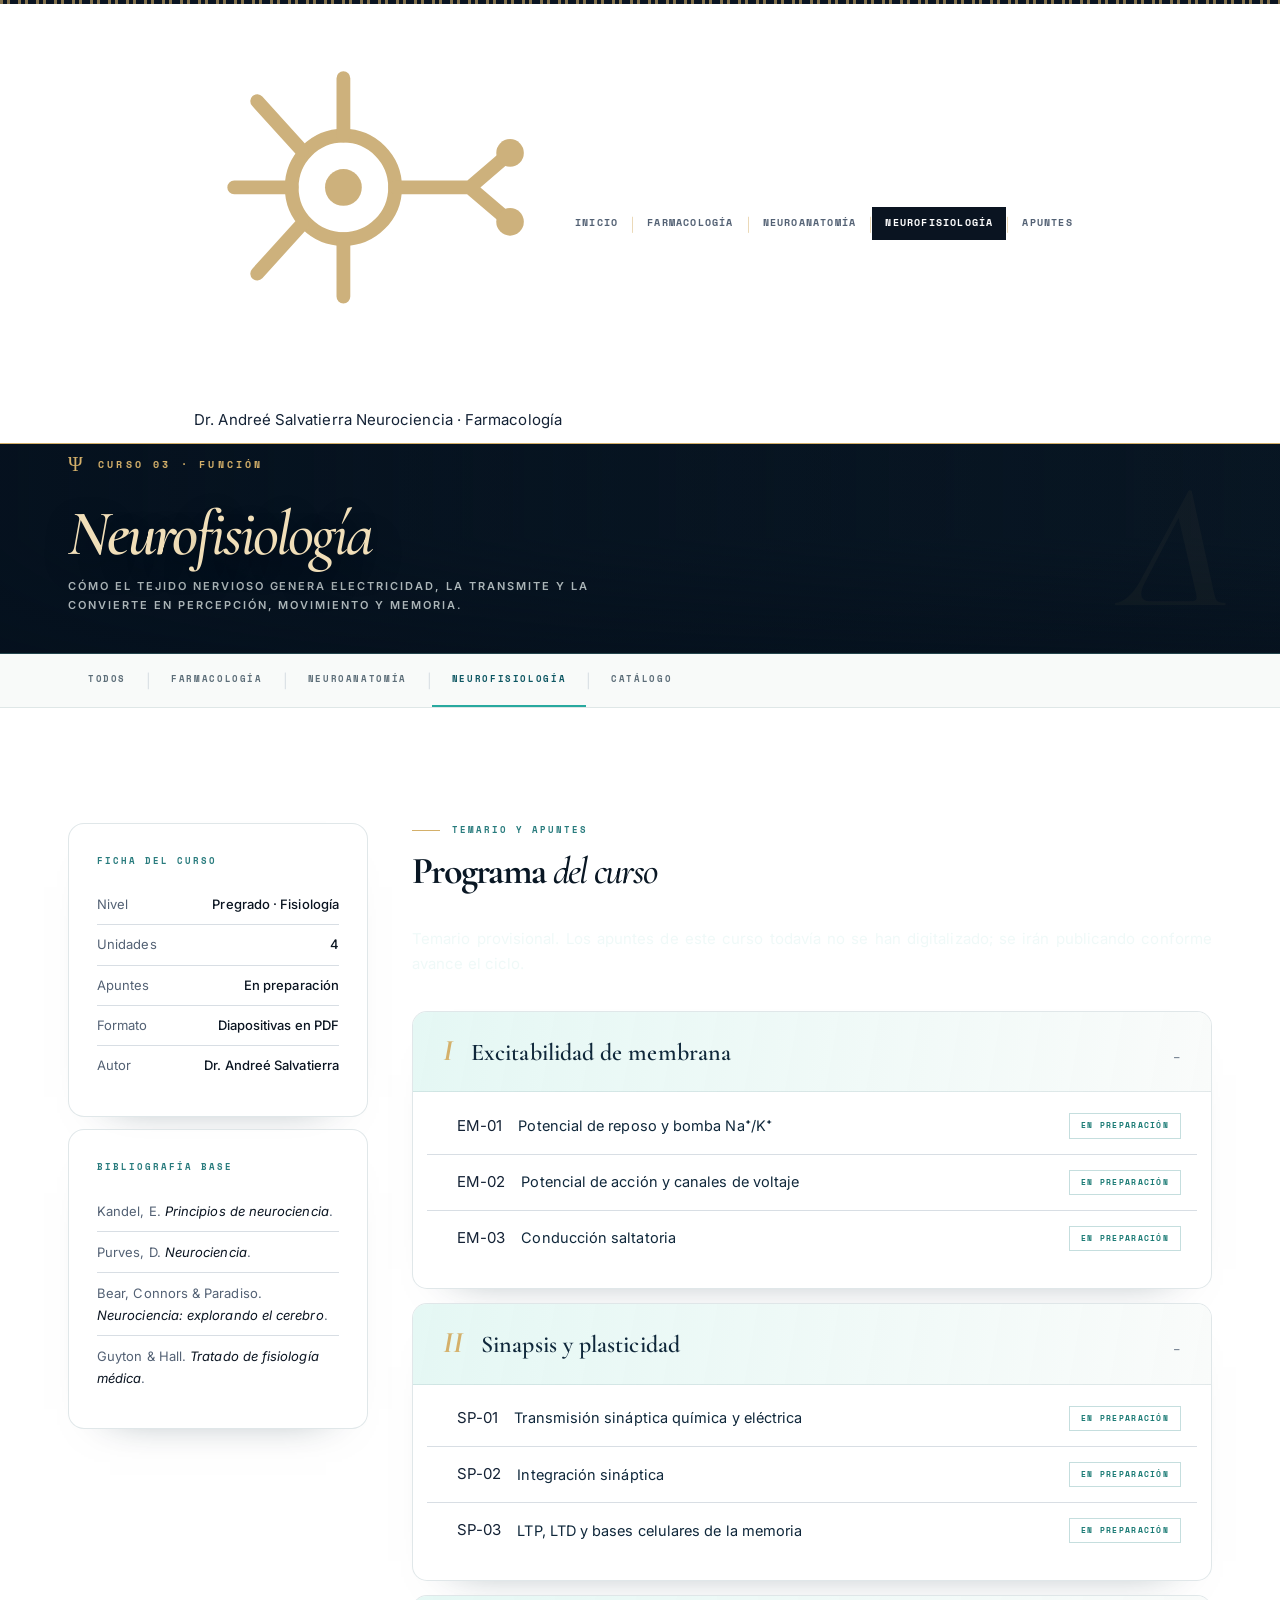
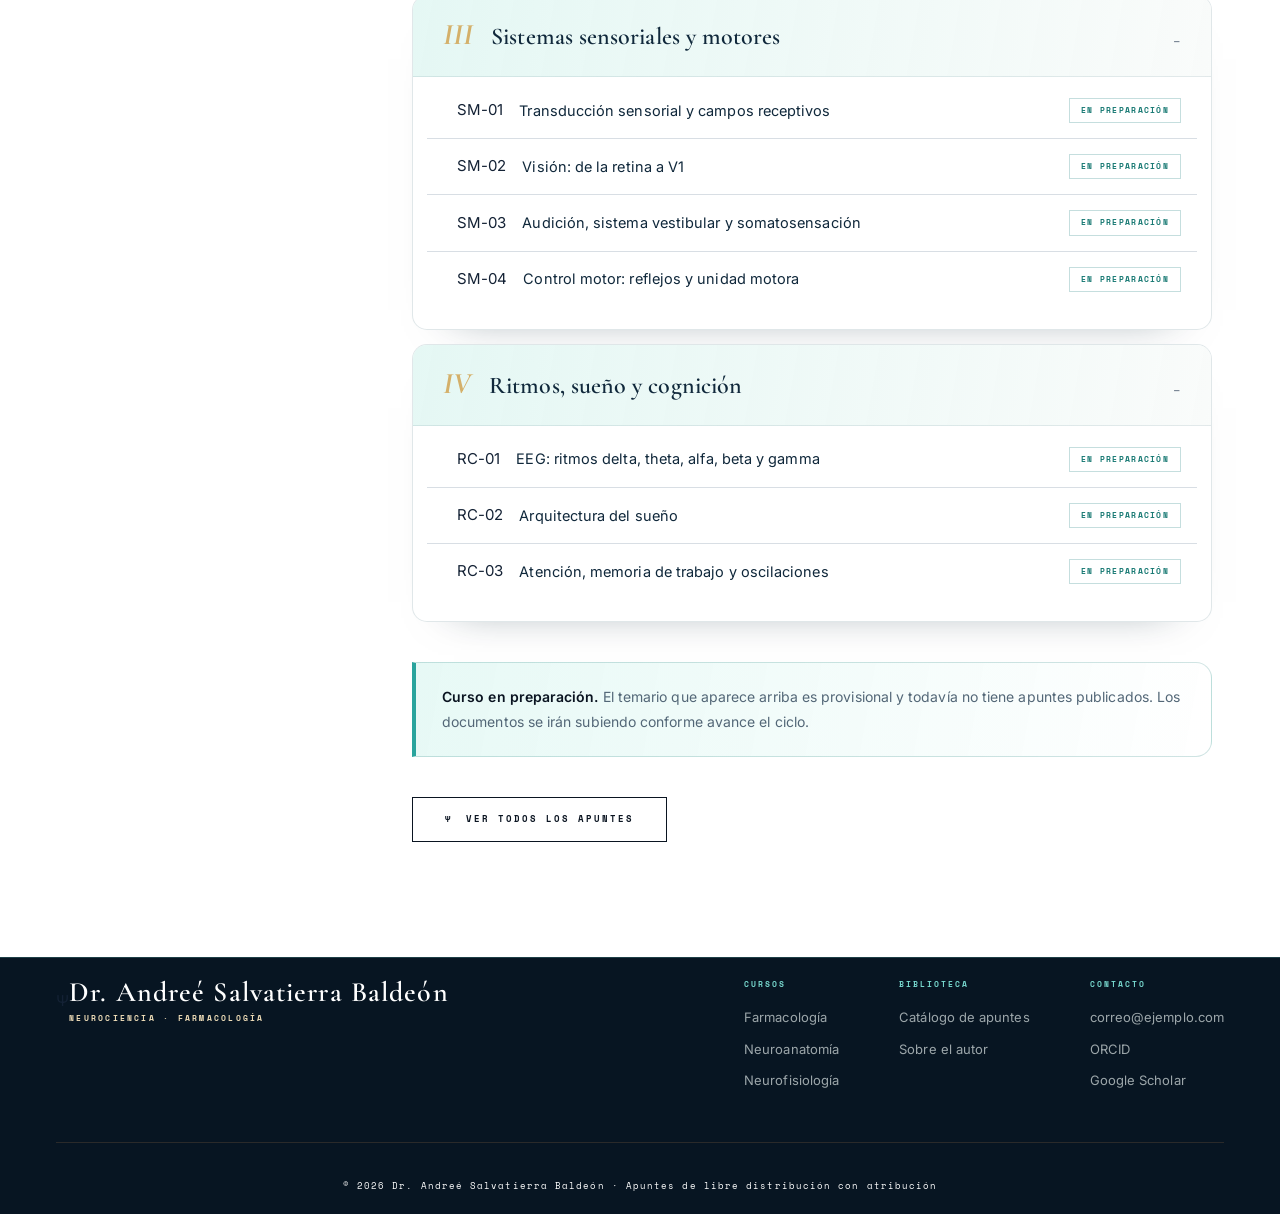
<file: sitio-andree/neurofisiologia.html>
<!DOCTYPE html>
<html lang="es">
<head>
  <meta charset="UTF-8"/>
  <meta name="viewport" content="width=device-width, initial-scale=1.0"/>
  <title>Neurofisiología — Dr. Andreé Salvatierra Baldeón</title>
  <meta name="description" content="Cómo el tejido nervioso genera electricidad, la transmite y la convierte en percepción, movimiento y memoria."/>
  <link rel="preconnect" href="https://fonts.googleapis.com"/>
  <link rel="preconnect" href="https://fonts.gstatic.com" crossorigin=""/>
  <link href="https://fonts.googleapis.com/css2?family=Cormorant+Garamond:ital,wght@0,400;0,500;0,600;0,700;1,400;1,500;1,600&amp;family=Inter:wght@300;400;500;600&amp;family=Space+Mono:wght@400;700&amp;display=swap" rel="stylesheet"/>
  <link rel="stylesheet" href="css/theme.css"/>
</head>
<body>

  <header class="header">
    <div class="header-greek-bar"></div>
    <div class="header-inner">
      <div class="logo-group">
        <span class="logo-neuron">
          <svg viewBox="0 0 32 32" fill="none" stroke="#C8A96E" stroke-width="1.2" stroke-linecap="round">
            <circle cx="13" cy="15" r="4.5"/>
            <circle cx="13" cy="15" r="1.6" fill="#C8A96E" stroke="none"/>
            <path d="M17.5 15h6.5M24 15l3.5-3M24 15l3.5 3"/>
            <path d="M9.4 11.8 5.5 7.5M8.5 15H3.5M9.4 18.2 5.5 22.5M13 19.5v5M13 10.5v-5"/>
            <circle cx="27.5" cy="12" r="1.2" fill="#C8A96E" stroke="none"/>
            <circle cx="27.5" cy="18" r="1.2" fill="#C8A96E" stroke="none"/>
          </svg>
        </span>
        <div class="site-logo">
          <span class="site-logo-name">Dr. Andreé Salvatierra</span>
          <span class="site-logo-subtitle">Neurociencia · Farmacología</span>
        </div>
      </div>
      <nav class="main-nav"><a href="index.html">Inicio</a><span class="nav-sep">|</span><a href="farmacologia.html">Farmacología</a><span class="nav-sep">|</span><a href="neuroanatomia.html">Neuroanatomía</a><span class="nav-sep">|</span><a href="neurofisiologia.html" class="active">Neurofisiología</a><span class="nav-sep">|</span><a href="apuntes.html">Apuntes</a></nav>
    </div>
    <div class="header-border"></div>
  </header>

  <section class="page-hero">
    <div class="page-hero-inner">
      <p class="hero-eyebrow" style="margin-bottom:18px;">Curso 03 · Función</p>
      <h1 class="page-hero-title">Neuro<em>fisiología</em></h1>
      <p class="page-hero-sub">Cómo el tejido nervioso genera electricidad, la transmite y la convierte en percepción, movimiento y memoria.</p>
    </div>
    <div class="page-hero-ornament">Δ</div>
  </section>

  <section class="courses-tabs-section">
    <div class="courses-tabs">
      <a href="index.html#cursos">Todos</a>
      <span class="tab-sep">|</span>
      <a href="farmacologia.html">Farmacología</a>
      <span class="tab-sep">|</span>
      <a href="neuroanatomia.html">Neuroanatomía</a>
      <span class="tab-sep">|</span>
      <a href="neurofisiologia.html" class="tab-active">Neurofisiología</a>
      <span class="tab-sep">|</span>
      <a href="apuntes.html">Catálogo</a>
    </div>
  </section>

  <section>
    <div class="section">
      <div class="syllabus-grid">

        <aside class="syllabus-aside">
          <div class="aside-card">
            <p class="aside-label">Ficha del curso</p>
            <div class="aside-item"><span>Nivel</span><span>Pregrado · Fisiología</span></div>
            <div class="aside-item"><span>Unidades</span><span>4</span></div>
            <div class="aside-item"><span>Apuntes</span><span>En preparación</span></div>
            <div class="aside-item"><span>Formato</span><span>Diapositivas en PDF</span></div>
            <div class="aside-item"><span>Autor</span><span>Dr. Andreé Salvatierra</span></div>
          </div>
          <div class="aside-card">
            <p class="aside-label">Bibliografía base</p>
            <div class="aside-bib">Kandel, E. <em>Principios de neurociencia</em>.</div>
            <div class="aside-bib">Purves, D. <em>Neurociencia</em>.</div>
            <div class="aside-bib">Bear, Connors &amp; Paradiso. <em>Neurociencia: explorando el cerebro</em>.</div>
            <div class="aside-bib">Guyton &amp; Hall. <em>Tratado de fisiología médica</em>.</div>
          </div>
        </aside>

        <div>
          <div class="section-header" style="margin-bottom:34px;">
            <p class="section-eyebrow">Temario y apuntes</p>
            <h2 class="section-title" style="font-size:38px;">Programa <em>del curso</em></h2>
          </div>

          <p class="about-body" style="margin-bottom:34px;">Temario provisional. Los apuntes de este curso todavía no se han digitalizado; se irán publicando conforme avance el ciclo.</p>

        <div class="unit-block">
          <div class="unit-head">
            <span class="unit-num">I</span>
            <span class="unit-name">Excitabilidad de membrana</span>
            <span class="unit-hours">—</span>
          </div>
          <div class="unit-body">
            <div class="topic-row">
              <span class="topic-code">EM-01</span>
              <span class="topic-name">Potencial de reposo y bomba Na⁺/K⁺</span>
              <span class="topic-status">En preparación</span>
            </div>
            <div class="topic-row">
              <span class="topic-code">EM-02</span>
              <span class="topic-name">Potencial de acción y canales de voltaje</span>
              <span class="topic-status">En preparación</span>
            </div>
            <div class="topic-row">
              <span class="topic-code">EM-03</span>
              <span class="topic-name">Conducción saltatoria</span>
              <span class="topic-status">En preparación</span>
            </div>
          </div>
        </div>
        <div class="unit-block">
          <div class="unit-head">
            <span class="unit-num">II</span>
            <span class="unit-name">Sinapsis y plasticidad</span>
            <span class="unit-hours">—</span>
          </div>
          <div class="unit-body">
            <div class="topic-row">
              <span class="topic-code">SP-01</span>
              <span class="topic-name">Transmisión sináptica química y eléctrica</span>
              <span class="topic-status">En preparación</span>
            </div>
            <div class="topic-row">
              <span class="topic-code">SP-02</span>
              <span class="topic-name">Integración sináptica</span>
              <span class="topic-status">En preparación</span>
            </div>
            <div class="topic-row">
              <span class="topic-code">SP-03</span>
              <span class="topic-name">LTP, LTD y bases celulares de la memoria</span>
              <span class="topic-status">En preparación</span>
            </div>
          </div>
        </div>
        <div class="unit-block">
          <div class="unit-head">
            <span class="unit-num">III</span>
            <span class="unit-name">Sistemas sensoriales y motores</span>
            <span class="unit-hours">—</span>
          </div>
          <div class="unit-body">
            <div class="topic-row">
              <span class="topic-code">SM-01</span>
              <span class="topic-name">Transducción sensorial y campos receptivos</span>
              <span class="topic-status">En preparación</span>
            </div>
            <div class="topic-row">
              <span class="topic-code">SM-02</span>
              <span class="topic-name">Visión: de la retina a V1</span>
              <span class="topic-status">En preparación</span>
            </div>
            <div class="topic-row">
              <span class="topic-code">SM-03</span>
              <span class="topic-name">Audición, sistema vestibular y somatosensación</span>
              <span class="topic-status">En preparación</span>
            </div>
            <div class="topic-row">
              <span class="topic-code">SM-04</span>
              <span class="topic-name">Control motor: reflejos y unidad motora</span>
              <span class="topic-status">En preparación</span>
            </div>
          </div>
        </div>
        <div class="unit-block">
          <div class="unit-head">
            <span class="unit-num">IV</span>
            <span class="unit-name">Ritmos, sueño y cognición</span>
            <span class="unit-hours">—</span>
          </div>
          <div class="unit-body">
            <div class="topic-row">
              <span class="topic-code">RC-01</span>
              <span class="topic-name">EEG: ritmos delta, theta, alfa, beta y gamma</span>
              <span class="topic-status">En preparación</span>
            </div>
            <div class="topic-row">
              <span class="topic-code">RC-02</span>
              <span class="topic-name">Arquitectura del sueño</span>
              <span class="topic-status">En preparación</span>
            </div>
            <div class="topic-row">
              <span class="topic-code">RC-03</span>
              <span class="topic-name">Atención, memoria de trabajo y oscilaciones</span>
              <span class="topic-status">En preparación</span>
            </div>
          </div>
        </div>

          <div class="callout">
            <strong>Curso en preparación.</strong> El temario que aparece arriba es provisional y todavía no tiene apuntes publicados. Los documentos se irán subiendo conforme avance el ciclo.
          </div>

          <div class="courses-show-more" style="justify-content:flex-start;">
            <a href="apuntes.html" class="btn-show-more"><span class="psi-btn">Ψ</span> Ver todos los apuntes</a>
          </div>
        </div>

      </div>
    </div>
  </section>

  <footer class="footer-wrap" id="contacto">
    <div class="footer">
      <div class="footer-top">
        <div class="footer-logo-group">
          <span class="footer-phi">Ψ</span>
          <div>
            <div class="footer-logo-name">Dr. Andreé Salvatierra Baldeón</div>
            <div class="footer-logo-sub">Neurociencia · Farmacología</div>
          </div>
        </div>
        <div class="footer-links-col">
          <div class="footer-col">
            <div class="footer-col-title">Cursos</div>
            <a href="farmacologia.html">Farmacología</a>
            <a href="neuroanatomia.html">Neuroanatomía</a>
            <a href="neurofisiologia.html">Neurofisiología</a>
          </div>
          <div class="footer-col">
            <div class="footer-col-title">Biblioteca</div>
            <a href="apuntes.html">Catálogo de apuntes</a>
            <a href="index.html#sobre">Sobre el autor</a>
          </div>
          <div class="footer-col">
            <div class="footer-col-title">Contacto</div>
            <a href="mailto:correo@ejemplo.com">correo@ejemplo.com</a>
            <a href="#">ORCID</a>
            <a href="#">Google Scholar</a>
          </div>
        </div>
      </div>
      <div class="footer-bottom">
        <span class="footer-copy">© 2026 Dr. Andreé Salvatierra Baldeón · Apuntes de libre distribución con atribución</span>
      </div>
    </div>
  </footer>

</body>
</html>
</file>
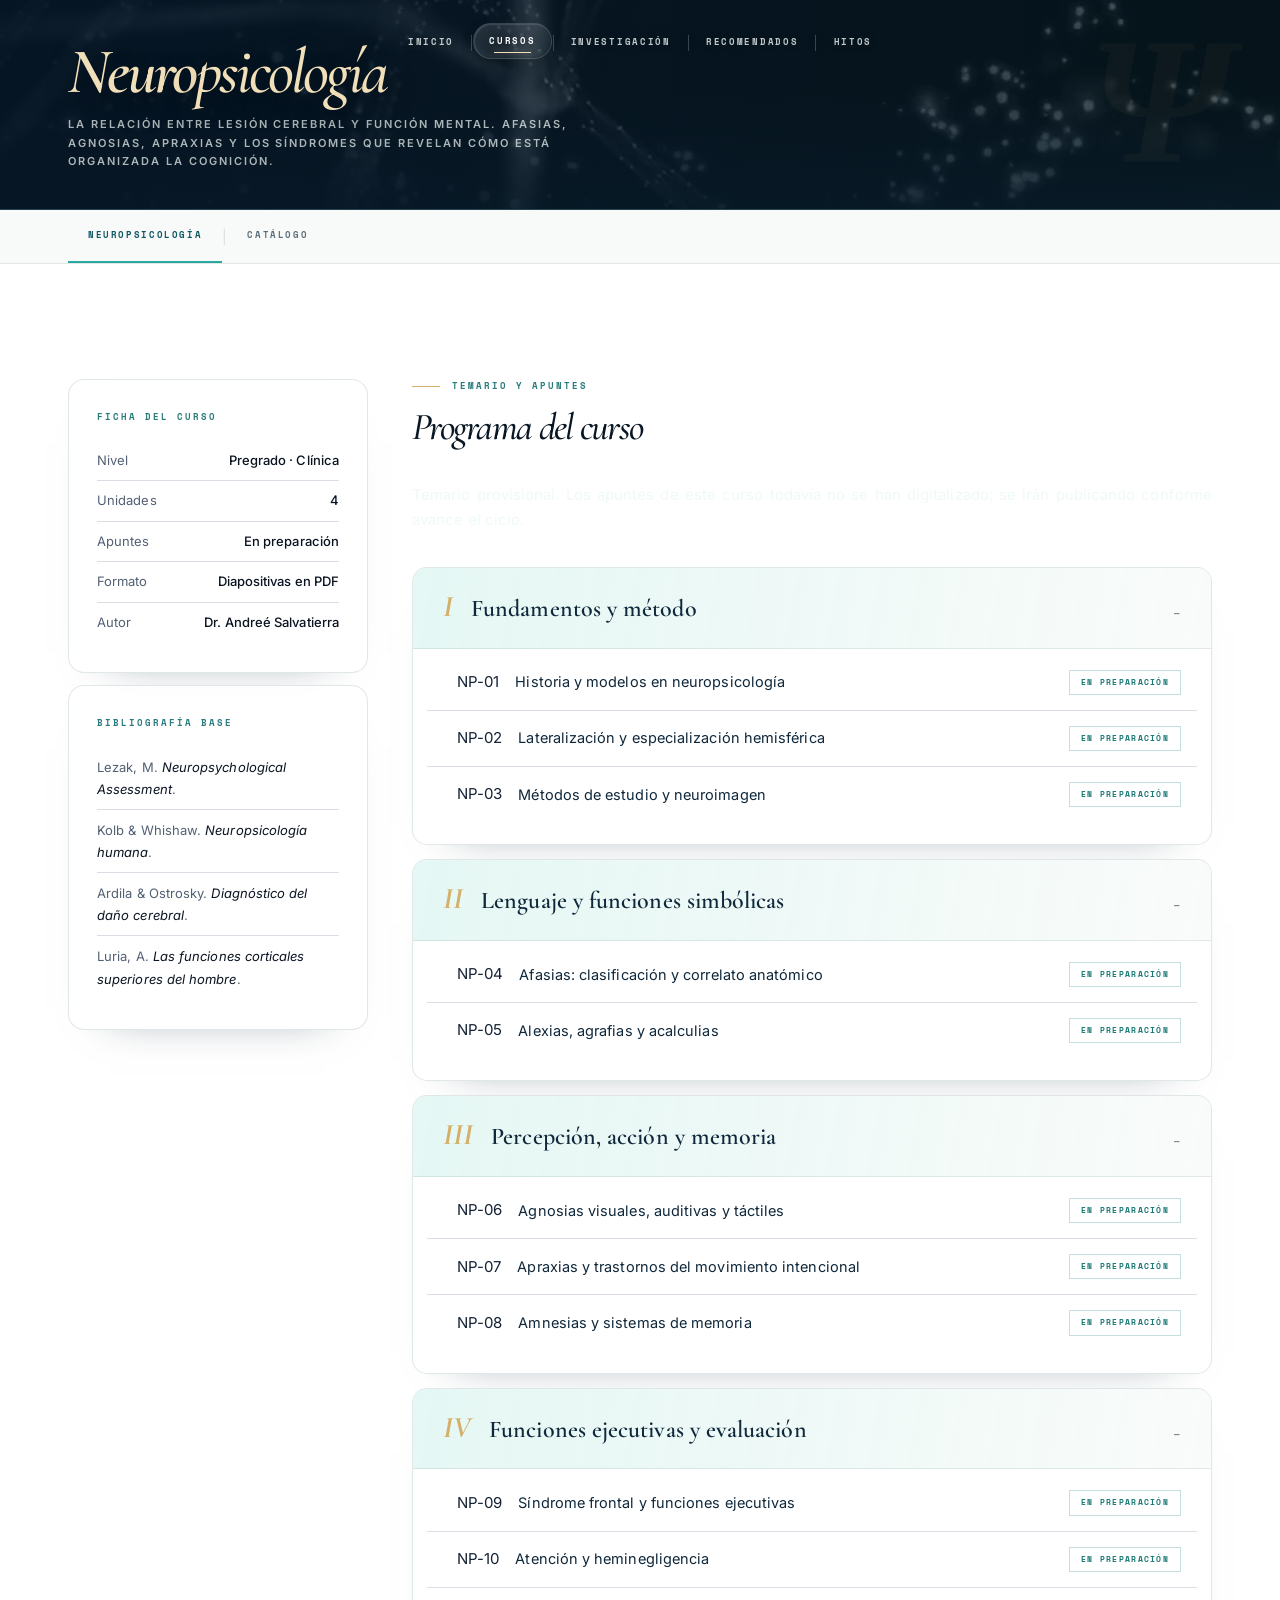
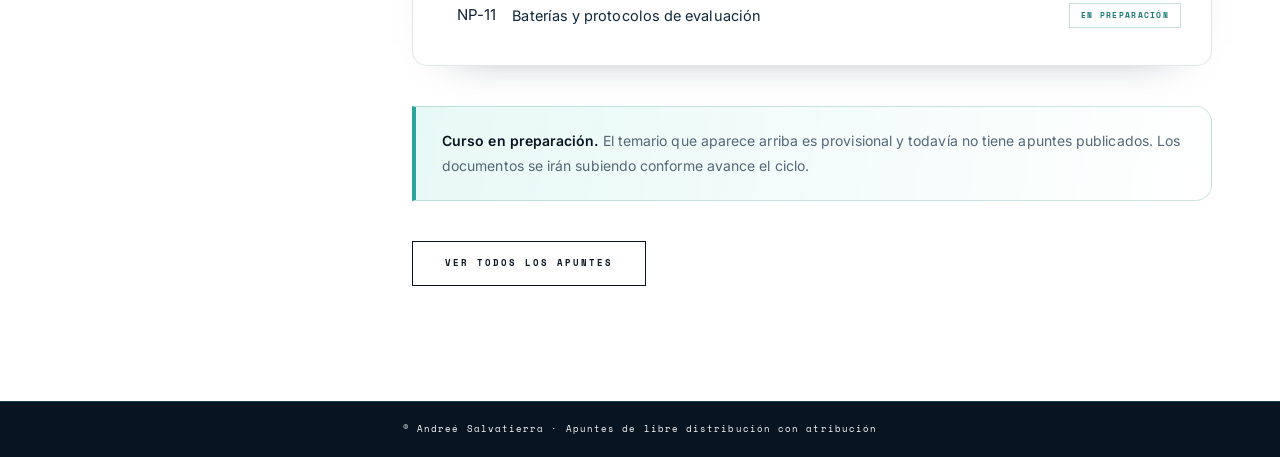
<file: sitio-andree/neuropsicologia.html>
<!DOCTYPE html>
<html lang="es">
<head>
  <meta charset="UTF-8"/>
  <meta name="viewport" content="width=device-width, initial-scale=1.0"/>
  <title>Neuropsicología — Andreé Salvatierra Baldeón</title>
  <meta name="description" content="La relación entre lesión cerebral y función mental. Afasias, agnosias, apraxias y los síndromes que revelan cómo está organizada la cognición."/>
  <link rel="icon" href="favicon.png" sizes="32x32" type="image/png"/>
  <link rel="icon" href="favicon-192.png" sizes="192x192" type="image/png"/>
  <link rel="apple-touch-icon" href="apple-touch-icon.png"/>
  <link rel="preconnect" href="https://fonts.googleapis.com"/>
  <link rel="preconnect" href="https://fonts.gstatic.com" crossorigin=""/>
  <link href="https://fonts.googleapis.com/css2?family=Cormorant+Garamond:ital,wght@0,400;0,500;0,600;0,700;1,400;1,500;1,600&amp;family=Inter:wght@300;400;500;600&amp;family=Space+Mono:wght@400;700&amp;display=swap" rel="stylesheet"/>
  <link rel="stylesheet" href="css/theme.css"/>
  <script src="js/nav-spa.js" defer></script>
</head>
<body>

  <nav class="hero-nav-flotante" id="heroNavFlotante" aria-label="Navegación">
    <button type="button" class="hero-nav-boton" id="heroNavBoton" aria-label="Abrir menú" aria-expanded="false" aria-controls="heroNavLinks">
      <span></span><span></span><span></span>
    </button>
    <div class="hero-nav-links" id="heroNavLinks">
      <span class="hero-nav-mitad">
        <a href="index.html">Inicio</a>
        <span class="hero-nav-sep">|</span>
        <span class="nav-desplegable">
          <a href="materiales.html" class="active">Cursos</a>
          <span class="nav-submenu">
            <a href="biopsicologia.html">Biopsicología</a>
            <a href="psicofarmacologia.html">Psicofarmacología</a>
          </span>
        </span>
      </span>
      <span class="hero-nav-sep hero-nav-break">|</span>
      <span class="hero-nav-espaciador" aria-hidden="true"></span>
      <span class="hero-nav-mitad">
        <a href="investigacion.html">Investigación</a>
        <span class="hero-nav-sep">|</span>
        <a href="recomendados.html">Recomendados</a>
        <span class="hero-nav-sep">|</span>
        <a href="noticias.html">Hitos</a>
      </span>
    </div>
  </nav>

  <section class="page-hero">
    <video class="page-hero-video" autoplay muted loop playsinline
           poster="img/hero-neuronas-poster.webp" aria-hidden="true">
      <source src="img/hero-neuronas.mp4" type="video/mp4"/>
    </video>
    <div class="page-hero-overlay" aria-hidden="true"></div>
    <canvas class="hero-constelacion" id="heroConstelacion" aria-hidden="true"></canvas>
    <div class="page-hero-inner">
      <h1 class="page-hero-title">Neuro<em>psicología</em></h1>
      <p class="page-hero-sub">La relación entre lesión cerebral y función mental. Afasias, agnosias, apraxias y los síndromes que revelan cómo está organizada la cognición.</p>
    </div>
    <div class="page-hero-ornament">Ψ</div>
    <span class="scroll-cue" aria-hidden="true"></span>
  </section>

  <main id="spaMain">

  <section data-nosnippet class="courses-tabs-section">
    <div class="courses-tabs">
      <a href="neuropsicologia.html" class="tab-active">Neuropsicología</a>
      <span class="tab-sep">|</span>
      <a href="apuntes.html">Catálogo</a>
    </div>
  </section>

  <section data-nosnippet>
    <div class="section">
      <div class="syllabus-grid">

        <aside class="syllabus-aside">
          <div class="aside-card">
            <p class="aside-label">Ficha del curso</p>
            <div class="aside-item"><span>Nivel</span><span>Pregrado · Clínica</span></div>
            <div class="aside-item"><span>Unidades</span><span>4</span></div>
            <div class="aside-item"><span>Apuntes</span><span>En preparación</span></div>
            <div class="aside-item"><span>Formato</span><span>Diapositivas en PDF</span></div>
            <div class="aside-item"><span>Autor</span><span>Dr. Andreé Salvatierra</span></div>
          </div>
          <div class="aside-card">
            <p class="aside-label">Bibliografía base</p>
            <div class="aside-bib">Lezak, M. <em>Neuropsychological Assessment</em>.</div>
            <div class="aside-bib">Kolb &amp; Whishaw. <em>Neuropsicología humana</em>.</div>
            <div class="aside-bib">Ardila &amp; Ostrosky. <em>Diagnóstico del daño cerebral</em>.</div>
            <div class="aside-bib">Luria, A. <em>Las funciones corticales superiores del hombre</em>.</div>
          </div>
        </aside>

        <div>
          <div class="section-header" style="margin-bottom:34px;">
            <p class="section-eyebrow">Temario y apuntes</p>
            <h2 class="section-title" style="font-size:38px;"><em>Programa del curso</em></h2>
          </div>

          <p class="about-body" style="margin-bottom:34px;">Temario provisional. Los apuntes de este curso todavía no se han digitalizado; se irán publicando conforme avance el ciclo.</p>

        <div class="unit-block">
          <div class="unit-head">
            <span class="unit-num">I</span>
            <span class="unit-name">Fundamentos y método</span>
            <span class="unit-hours">—</span>
          </div>
          <div class="unit-body">
            <div class="topic-row">
              <span class="topic-code">NP-01</span>
              <span class="topic-name">Historia y modelos en neuropsicología</span>
              <span class="topic-status">En preparación</span>
            </div>
            <div class="topic-row">
              <span class="topic-code">NP-02</span>
              <span class="topic-name">Lateralización y especialización hemisférica</span>
              <span class="topic-status">En preparación</span>
            </div>
            <div class="topic-row">
              <span class="topic-code">NP-03</span>
              <span class="topic-name">Métodos de estudio y neuroimagen</span>
              <span class="topic-status">En preparación</span>
            </div>
          </div>
        </div>
        <div class="unit-block">
          <div class="unit-head">
            <span class="unit-num">II</span>
            <span class="unit-name">Lenguaje y funciones simbólicas</span>
            <span class="unit-hours">—</span>
          </div>
          <div class="unit-body">
            <div class="topic-row">
              <span class="topic-code">NP-04</span>
              <span class="topic-name">Afasias: clasificación y correlato anatómico</span>
              <span class="topic-status">En preparación</span>
            </div>
            <div class="topic-row">
              <span class="topic-code">NP-05</span>
              <span class="topic-name">Alexias, agrafias y acalculias</span>
              <span class="topic-status">En preparación</span>
            </div>
          </div>
        </div>
        <div class="unit-block">
          <div class="unit-head">
            <span class="unit-num">III</span>
            <span class="unit-name">Percepción, acción y memoria</span>
            <span class="unit-hours">—</span>
          </div>
          <div class="unit-body">
            <div class="topic-row">
              <span class="topic-code">NP-06</span>
              <span class="topic-name">Agnosias visuales, auditivas y táctiles</span>
              <span class="topic-status">En preparación</span>
            </div>
            <div class="topic-row">
              <span class="topic-code">NP-07</span>
              <span class="topic-name">Apraxias y trastornos del movimiento intencional</span>
              <span class="topic-status">En preparación</span>
            </div>
            <div class="topic-row">
              <span class="topic-code">NP-08</span>
              <span class="topic-name">Amnesias y sistemas de memoria</span>
              <span class="topic-status">En preparación</span>
            </div>
          </div>
        </div>
        <div class="unit-block">
          <div class="unit-head">
            <span class="unit-num">IV</span>
            <span class="unit-name">Funciones ejecutivas y evaluación</span>
            <span class="unit-hours">—</span>
          </div>
          <div class="unit-body">
            <div class="topic-row">
              <span class="topic-code">NP-09</span>
              <span class="topic-name">Síndrome frontal y funciones ejecutivas</span>
              <span class="topic-status">En preparación</span>
            </div>
            <div class="topic-row">
              <span class="topic-code">NP-10</span>
              <span class="topic-name">Atención y heminegligencia</span>
              <span class="topic-status">En preparación</span>
            </div>
            <div class="topic-row">
              <span class="topic-code">NP-11</span>
              <span class="topic-name">Baterías y protocolos de evaluación</span>
              <span class="topic-status">En preparación</span>
            </div>
          </div>
        </div>

          <div class="callout">
            <strong>Curso en preparación.</strong> El temario que aparece arriba es provisional y todavía no tiene apuntes publicados. Los documentos se irán subiendo conforme avance el ciclo.
          </div>

          <div class="courses-show-more" style="justify-content:flex-start;">
            <a href="apuntes.html" class="btn-show-more">Ver todos los apuntes</a>
          </div>
        </div>

      </div>
    </div>
  </section>

  </main>

  <footer class="footer-wrap" id="contacto">
    <div data-nosnippet class="footer">
      <div class="footer-bottom">
        <span class="footer-copy"><span class="footer-copy-nombre">© Andreé Salvatierra</span><span class="footer-copy-sep" aria-hidden="true"> · </span><span class="footer-copy-lema">Apuntes de libre distribución con atribución</span></span>
      </div>
    </div>
  </footer>

  <script>
    (function () {
      var heroNav = document.getElementById('heroNavFlotante');
      var heroNavBoton = document.getElementById('heroNavBoton');
      var heroNavLinks = document.getElementById('heroNavLinks');
      if (!heroNav || !heroNavBoton) return;

      heroNavBoton.addEventListener('click', function () {
        var abierto = heroNav.classList.toggle('hero-nav-abierto');
        heroNavBoton.setAttribute('aria-expanded', abierto ? 'true' : 'false');
        centrarBotonNav();
      });
      if (heroNavLinks) {
        heroNavLinks.addEventListener('click', function (e) {
          if (e.target.tagName === 'A') {
            heroNav.classList.remove('hero-nav-abierto');
            heroNavBoton.setAttribute('aria-expanded', 'false');
            centrarBotonNav();
          }
        });
      }

      /* Cerrado, el botón queda exactamente centrado (CSS, left:50%).
         Solo al abrirse se desliza al centro real del hueco entre las
         dos mitades — que no es el 50% exacto de la pantalla porque
         "Investigación·Noticias" pesa más que "Inicio·Cursos" y el
         bloque centrado por CSS no cae parejo. Se mide el espaciador
         central (que no tiene transform, a diferencia de las mitades)
         para que el valor sea el correcto esté el menú abierto o no. */
      var heroNavEspaciador = heroNavLinks ? heroNavLinks.querySelector('.hero-nav-espaciador') : null;
      function centrarBotonNav() {
        if (!heroNavEspaciador || !heroNavBoton || !heroNav) return;
        if (!heroNav.classList.contains('hero-nav-abierto')) {
          heroNavBoton.style.left = '';
          return;
        }
        var flotanteLeft = heroNav.getBoundingClientRect().left;
        var hueco = heroNavEspaciador.getBoundingClientRect();
        heroNavBoton.style.left = ((hueco.left + hueco.right) / 2 - flotanteLeft) + 'px';
      }
      centrarBotonNav();
      window.addEventListener('resize', centrarBotonNav);
    })();
  </script>
</body>
</html>
</file>
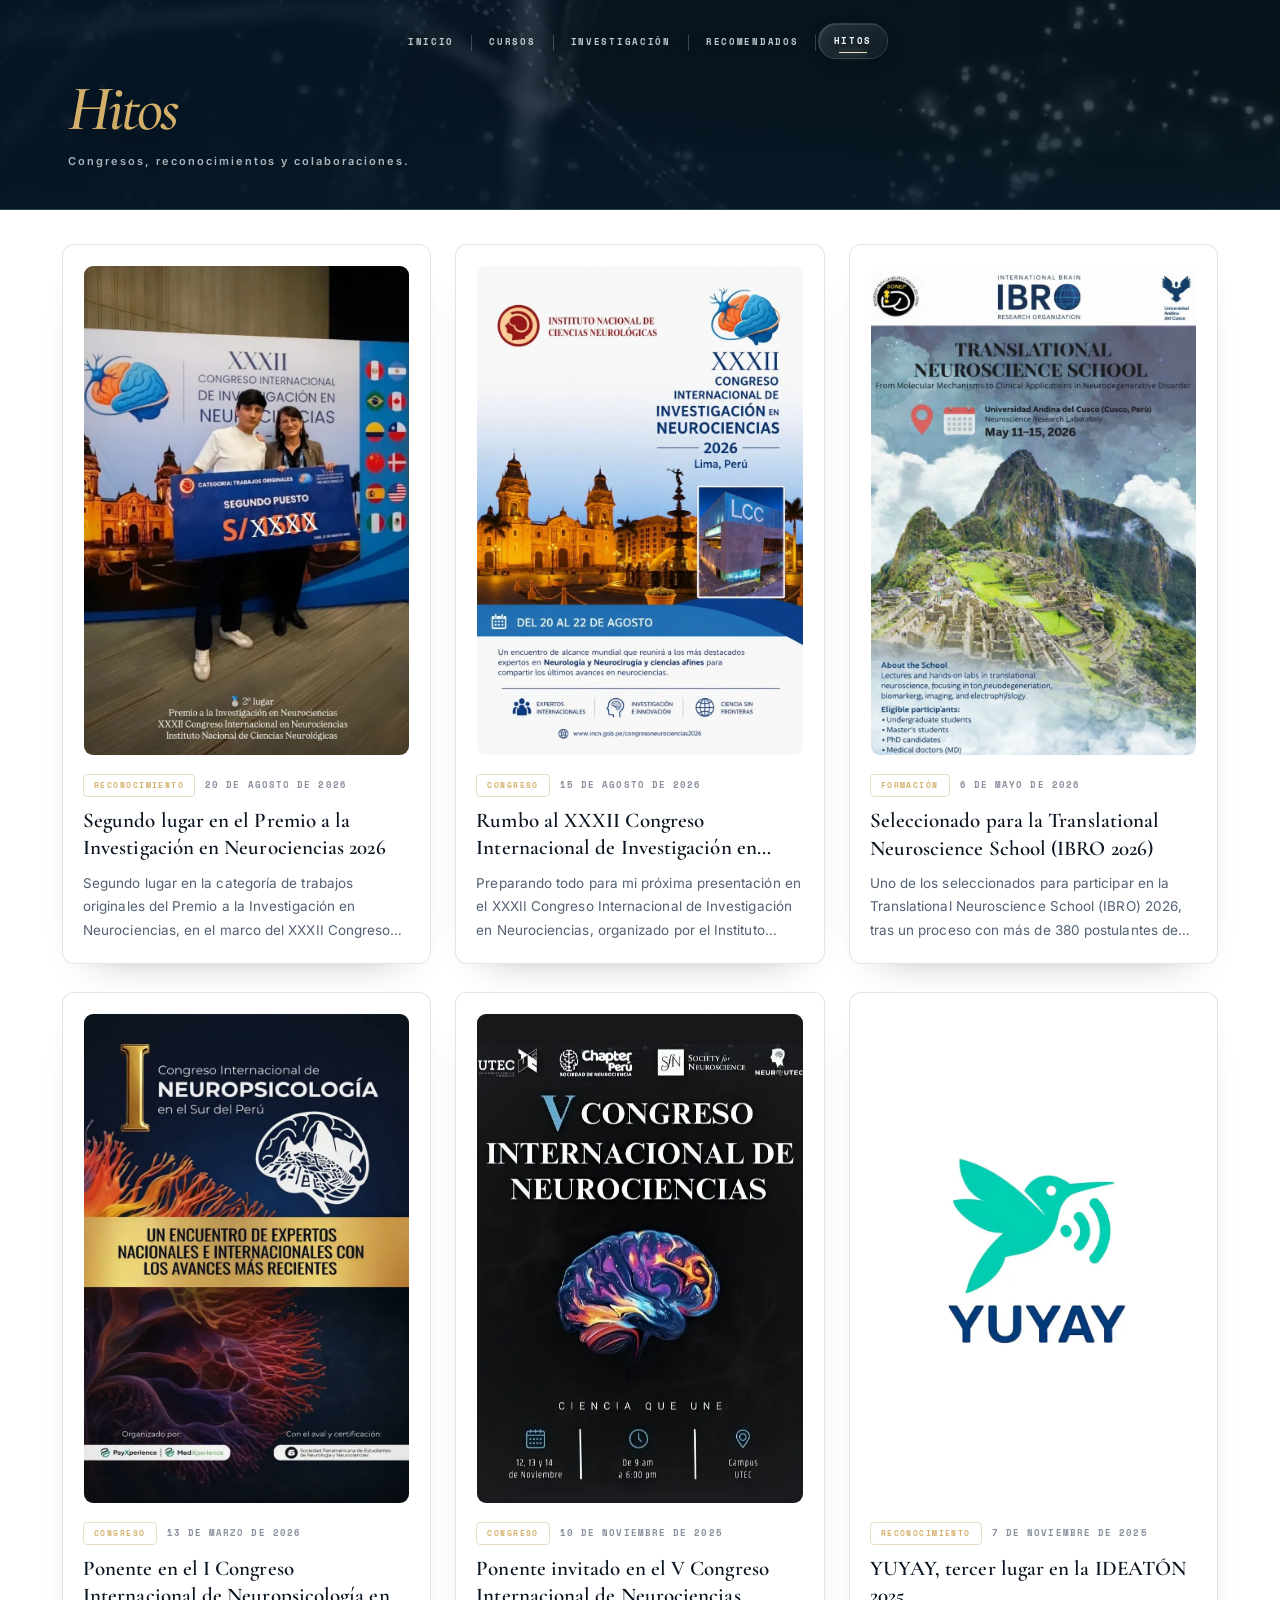
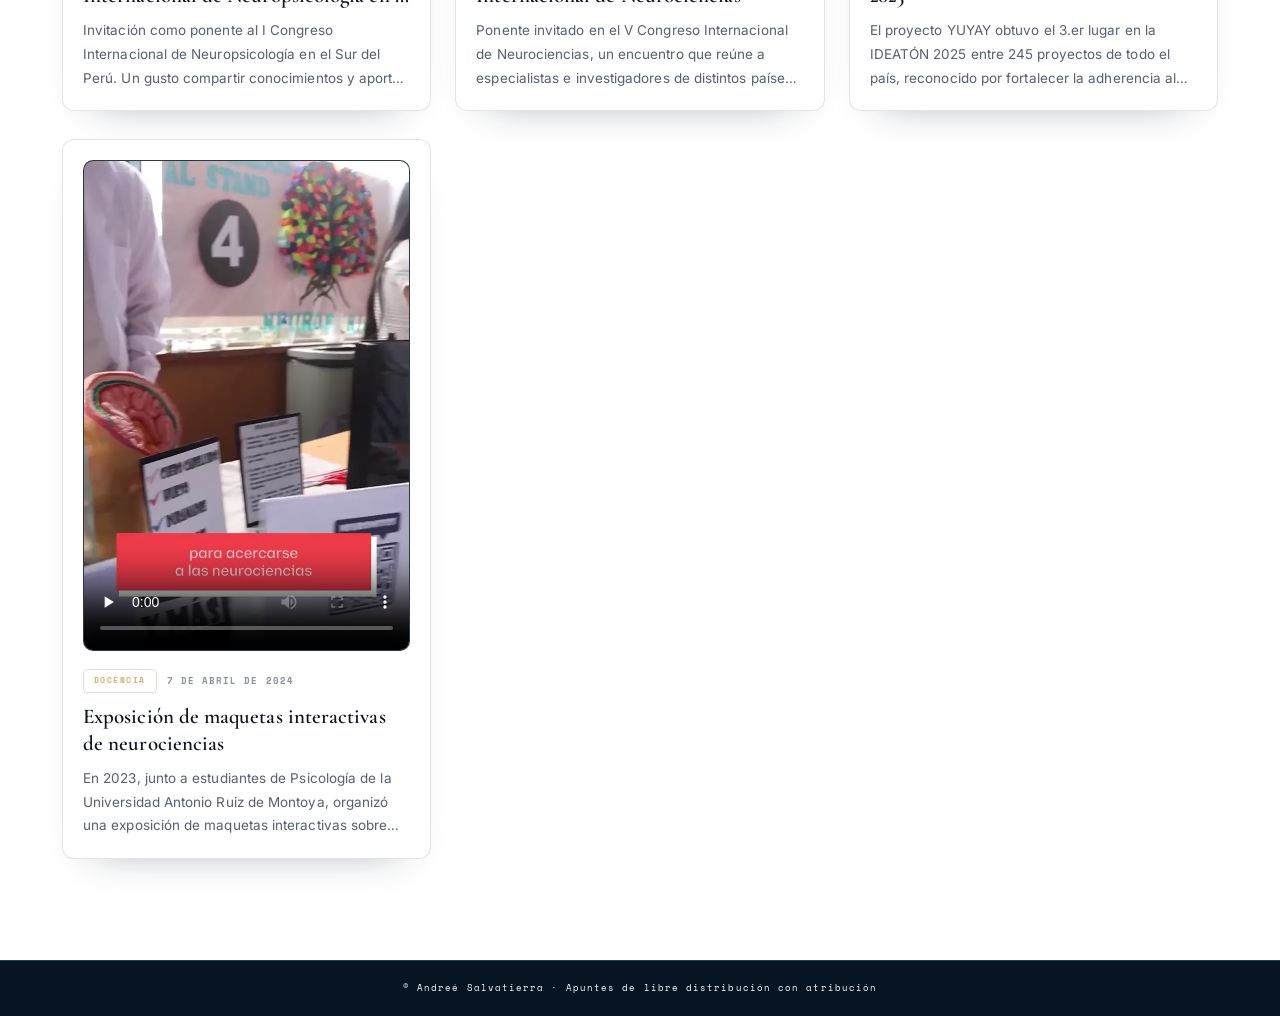
<file: sitio-andree/noticias.html>
<!DOCTYPE html>
<html lang="es">
<head>
  <meta charset="UTF-8"/>
  <meta name="viewport" content="width=device-width, initial-scale=1.0"/>
  <title>Hitos — Andreé Salvatierra Baldeón</title>
  <meta name="description" content="Congresos, reconocimientos y colaboraciones."/>
  <link rel="icon" href="favicon.png" sizes="32x32" type="image/png"/>
  <link rel="icon" href="favicon-192.png" sizes="192x192" type="image/png"/>
  <link rel="apple-touch-icon" href="apple-touch-icon.png"/>
  <link rel="preconnect" href="https://fonts.googleapis.com"/>
  <link rel="preconnect" href="https://fonts.gstatic.com" crossorigin=""/>
  <link href="https://fonts.googleapis.com/css2?family=Cormorant+Garamond:ital,wght@0,400;0,500;0,600;0,700;1,400;1,500;1,600&amp;family=Inter:wght@300;400;500;600&amp;family=Space+Mono:wght@400;700&amp;display=swap" rel="stylesheet"/>
  <link rel="stylesheet" href="css/theme.css"/>
  <script src="js/nav-spa.js" defer></script>
</head>
<body>

  <nav class="hero-nav-flotante" id="heroNavFlotante" aria-label="Navegación">
    <button type="button" class="hero-nav-boton" id="heroNavBoton" aria-label="Abrir menú" aria-expanded="false" aria-controls="heroNavLinks">
      <span></span><span></span><span></span>
    </button>
    <div class="hero-nav-links" id="heroNavLinks">
      <span class="hero-nav-mitad">
        <a href="index.html">Inicio</a>
        <span class="hero-nav-sep">|</span>
        <span class="nav-desplegable">
          <a href="materiales.html">Cursos</a>
          <span class="nav-submenu">
            <a href="biopsicologia.html">Biopsicología</a>
            <a href="psicofarmacologia.html">Psicofarmacología</a>
          </span>
        </span>
      </span>
      <span class="hero-nav-sep hero-nav-break">|</span>
      <span class="hero-nav-espaciador" aria-hidden="true"></span>
      <span class="hero-nav-mitad">
        <a href="investigacion.html">Investigación</a>
        <span class="hero-nav-sep">|</span>
        <a href="recomendados.html">Recomendados</a>
        <span class="hero-nav-sep">|</span>
        <a href="noticias.html" class="active">Hitos</a>
      </span>
    </div>
  </nav>

  <section class="page-hero pagina-noticias--fijo">
    <video class="page-hero-video" autoplay muted loop playsinline
           poster="img/hero-neuronas-poster.webp" aria-hidden="true">
      <source src="img/hero-neuronas.mp4" type="video/mp4"/>
    </video>
    <div class="page-hero-overlay" aria-hidden="true"></div>
    <canvas class="hero-constelacion" id="heroConstelacion" aria-hidden="true"></canvas>
    <div class="page-hero-inner">
      <h1 class="page-hero-title hero-titulo-dorado">Hi<em>tos</em></h1>
      <p class="page-hero-sub">Congresos, reconocimientos y colaboraciones.</p>
    </div>
    <span class="scroll-cue" aria-hidden="true"></span>
  </section>

  <main id="spaMain">

  <section data-nosnippet>
    <div class="section">
      <div class="noticias" id="listaNoticias">
        <p class="noticias-vacio">Cargando…</p>
      </div>


    </div>
  </section>

  <script>

    function limpiar(t) {
      var d = document.createElement('div');
      d.textContent = t == null ? '' : String(t);
      return d.innerHTML;
    }


    function fechaLarga(iso) {
      var p = (iso || '').split('-');
      if (p.length !== 3) return iso || '';
      var meses = ['enero','febrero','marzo','abril','mayo','junio','julio',
                   'agosto','septiembre','octubre','noviembre','diciembre'];
      return parseInt(p[2], 10) + ' de ' + meses[parseInt(p[1], 10) - 1] + ' de ' + p[0];
    }

    function pintarNoticias(destino, entradas, tope) {
      if (!destino) return;
      if (!entradas.length) {
        destino.innerHTML = '<p class="noticias-vacio">Todavía no hay entradas publicadas.</p>';
        return;
      }
      entradas.sort(function (a, b) { return (b.fecha || '').localeCompare(a.fecha || ''); });
      if (tope) entradas = entradas.slice(0, tope);
      destino.innerHTML = entradas.map(function (n, i) {
        var enlace = n.enlace
          ? '<a class="noticia-enlace" href="' + limpiar(n.enlace) +
            '" target="_blank" rel="noopener noreferrer">Ver la publicación: ' +
            limpiar(n.titulo) + '</a>'
          : '';

        /* Imagen o vídeo, si la entrada lo trae. */
        var media = '';
        if (n.video) {
          media = '<figure class="noticia-media noticia-media--video">' +
                    '<video controls preload="none" playsinline' +
                      (n.poster ? ' poster="' + limpiar(n.poster) + '"' : '') + '>' +
                      '<source src="' + limpiar(n.video) + '" type="video/mp4"/>' +
                    '</video>' +
                  '</figure>';
        } else if (n.imagen) {
          media = '<figure class="noticia-media">' +
                    '<img src="' + limpiar(n.imagen) + '" alt="' + limpiar(n.alt || n.titulo) +
                    '" loading="lazy" decoding="async"/>' +
                  '</figure>';
        }

        return '<article class="noticia noticia-entra' + (media ? ' noticia--con-media' : '') +
                 (n.enlace ? ' noticia--con-enlace' : '') + '" style="--i:' + i + '">' +
                 media +
                 '<div class="noticia-cuerpo">' +
                   '<div class="noticia-meta">' +
                     (n.etiqueta ? '<span class="noticia-etiqueta">' + limpiar(n.etiqueta) + '</span>' : '') +
                     '<time datetime="' + limpiar(n.fecha) + '">' + limpiar(fechaLarga(n.fecha)) + '</time>' +
                   '</div>' +
                   '<h3 class="noticia-titulo">' + limpiar(n.titulo) + '</h3>' +
                   '<p class="noticia-texto">' + limpiar(n.texto) + '</p>' +
                   enlace +
                 '</div>' +
               '</article>';
      }).join('');
    }

    function cargarNoticias(destino, tope) {
      if (!destino) return;
      fetch('noticias.json', { cache: 'no-cache' })
        .then(function (r) { return r.json(); })
        .then(function (d) { pintarNoticias(destino, d.entradas || [], tope); })
        .catch(function () {
          destino.innerHTML = '<p class="noticias-vacio">No se pudieron cargar las entradas. ' +
            'Si estás viendo la página desde el disco, ábrela con un servidor local.</p>';
        });
    }

    cargarNoticias(document.getElementById('listaNoticias'), 0);
  </script>

  </main>

  <footer class="footer-wrap" id="contacto">
    <div data-nosnippet class="footer">
      <div class="footer-bottom">
        <span class="footer-copy"><span class="footer-copy-nombre">© Andreé Salvatierra</span><span class="footer-copy-sep" aria-hidden="true"> · </span><span class="footer-copy-lema">Apuntes de libre distribución con atribución</span></span>
      </div>
    </div>
  </footer>

  <script>
    (function () {
      var heroNav = document.getElementById('heroNavFlotante');
      var heroNavBoton = document.getElementById('heroNavBoton');
      var heroNavLinks = document.getElementById('heroNavLinks');
      if (!heroNav || !heroNavBoton) return;

      heroNavBoton.addEventListener('click', function () {
        var abierto = heroNav.classList.toggle('hero-nav-abierto');
        heroNavBoton.setAttribute('aria-expanded', abierto ? 'true' : 'false');
        centrarBotonNav();
      });
      if (heroNavLinks) {
        heroNavLinks.addEventListener('click', function (e) {
          if (e.target.tagName === 'A') {
            heroNav.classList.remove('hero-nav-abierto');
            heroNavBoton.setAttribute('aria-expanded', 'false');
            centrarBotonNav();
          }
        });
      }

      /* Cerrado, el botón queda exactamente centrado (CSS, left:50%).
         Solo al abrirse se desliza al centro real del hueco entre las
         dos mitades — que no es el 50% exacto de la pantalla porque
         "Investigación·Noticias" pesa más que "Inicio·Cursos" y el
         bloque centrado por CSS no cae parejo. Se mide el espaciador
         central (que no tiene transform, a diferencia de las mitades)
         para que el valor sea el correcto esté el menú abierto o no. */
      var heroNavEspaciador = heroNavLinks ? heroNavLinks.querySelector('.hero-nav-espaciador') : null;
      function centrarBotonNav() {
        if (!heroNavEspaciador || !heroNavBoton || !heroNav) return;
        if (!heroNav.classList.contains('hero-nav-abierto')) {
          heroNavBoton.style.left = '';
          return;
        }
        var flotanteLeft = heroNav.getBoundingClientRect().left;
        var hueco = heroNavEspaciador.getBoundingClientRect();
        heroNavBoton.style.left = ((hueco.left + hueco.right) / 2 - flotanteLeft) + 'px';
      }
      centrarBotonNav();
      window.addEventListener('resize', centrarBotonNav);
    })();
  </script>
</body>
</html>
</file>
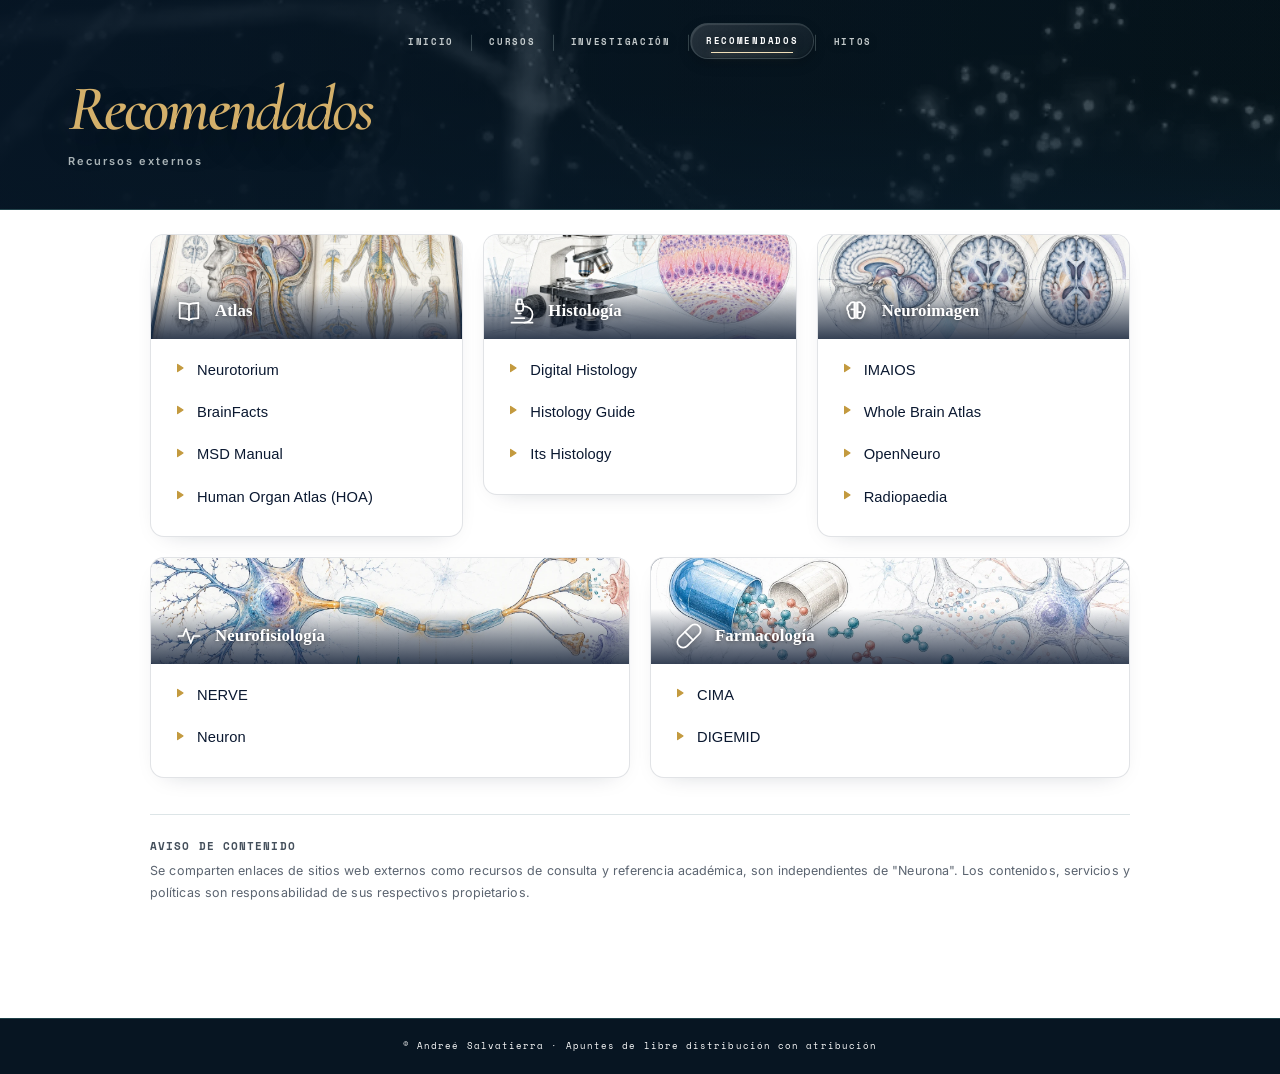
<file: sitio-andree/recomendados.html>
<!DOCTYPE html>
<html lang="es">
<head>
  <meta charset="UTF-8"/>
  <meta name="viewport" content="width=device-width, initial-scale=1.0"/>
  <title>Recomendados — Andreé Salvatierra Baldeón</title>
  <meta name="description" content="Recursos externos"/>
  <link rel="icon" href="favicon.png" sizes="32x32" type="image/png"/>
  <link rel="icon" href="favicon-192.png" sizes="192x192" type="image/png"/>
  <link rel="apple-touch-icon" href="apple-touch-icon.png"/>
  <link rel="preconnect" href="https://fonts.googleapis.com"/>
  <link rel="preconnect" href="https://fonts.gstatic.com" crossorigin=""/>
  <link href="https://fonts.googleapis.com/css2?family=Cormorant+Garamond:ital,wght@0,400;0,500;0,600;0,700;1,400;1,500;1,600&amp;family=Inter:wght@300;400;500;600&amp;family=Space+Mono:wght@400;700&amp;display=swap" rel="stylesheet"/>
  <link rel="stylesheet" href="css/theme.css"/>
  <script src="js/nav-spa.js" defer></script>
</head>
<body>

  <nav class="hero-nav-flotante" id="heroNavFlotante" aria-label="Navegación">
    <button type="button" class="hero-nav-boton" id="heroNavBoton" aria-label="Abrir menú" aria-expanded="false" aria-controls="heroNavLinks">
      <span></span><span></span><span></span>
    </button>
    <div class="hero-nav-links" id="heroNavLinks">
      <span class="hero-nav-mitad">
        <a href="index.html">Inicio</a>
        <span class="hero-nav-sep">|</span>
        <span class="nav-desplegable">
          <a href="materiales.html">Cursos</a>
          <span class="nav-submenu">
            <a href="biopsicologia.html">Biopsicología</a>
            <a href="psicofarmacologia.html">Psicofarmacología</a>
          </span>
        </span>
      </span>
      <span class="hero-nav-sep hero-nav-break">|</span>
      <span class="hero-nav-espaciador" aria-hidden="true"></span>
      <span class="hero-nav-mitad">
        <a href="investigacion.html">Investigación</a>
        <span class="hero-nav-sep">|</span>
        <a href="recomendados.html" class="active">Recomendados</a>
        <span class="hero-nav-sep">|</span>
        <a href="noticias.html">Hitos</a>
      </span>
    </div>
  </nav>

  <section class="page-hero">
    <video class="page-hero-video" autoplay muted loop playsinline
           poster="img/hero-neuronas-poster.webp" aria-hidden="true">
      <source src="img/hero-neuronas.mp4" type="video/mp4"/>
    </video>
    <div class="page-hero-overlay" aria-hidden="true"></div>
    <canvas class="hero-constelacion" id="heroConstelacion" aria-hidden="true"></canvas>
    <div class="page-hero-inner">
      <h1 class="page-hero-title hero-titulo-dorado">Recomen<em>dados</em></h1>
      <p class="page-hero-sub">Recursos externos</p>
    </div>
    <span class="scroll-cue" aria-hidden="true"></span>
  </section>

  <main id="spaMain">

  <section data-nosnippet>
    <div class="section">
      <div class="recomendados-original">

        <div class="ro-catalog">

          <div class="ro-plate ro-plate--atlas">
            <div class="ro-media"><img src="img/recomendados/atlas.webp" alt="" width="1536" height="1024" loading="lazy" decoding="async"/>
              <span class="ro-plate-head"><svg class="ro-ico" viewBox="0 0 24 24" aria-hidden="true" focusable="false"><path d="M12 6.5C10.3 5.3 8 5 4 5v13c4 0 6.3.3 8 1.5 1.7-1.2 4-1.5 8-1.5V5c-4 0-6.3.3-8 1.5Z"/><path d="M12 6.5v13"/></svg> <h2>Atlas</h2></span>
            </div>
            <ul class="ro-list">
              <li><a href="https://neurotorium.org/tool/brain-atlas/" target="_blank" rel="noopener noreferrer">
                <span class="ro-name-row"><span class="ro-name">Neurotorium</span><svg class="ro-go" viewBox="0 0 24 24" aria-hidden="true" focusable="false"><path d="M7 17 17 7M9 7h8v8"/></svg></span>
                <span class="ro-desc">Contenido educativo con atlas 3D del cerebro</span>
              </a></li>
              <li><a href="https://www.brainfacts.org/3D-Brain" target="_blank" rel="noopener noreferrer">
                <span class="ro-name-row"><span class="ro-name">BrainFacts</span><svg class="ro-go" viewBox="0 0 24 24" aria-hidden="true" focusable="false"><path d="M7 17 17 7M9 7h8v8"/></svg></span>
                <span class="ro-desc">Divulgación de la Society for Neuroscience</span>
              </a></li>
              <li><a href="https://www.msdmanuals.com/es/hogar/enfermedades-cerebrales-medulares-y-nerviosas/biología-del-sistema-nervioso" target="_blank" rel="noopener noreferrer">
                <span class="ro-name-row"><span class="ro-name">MSD Manual</span><svg class="ro-go" viewBox="0 0 24 24" aria-hidden="true" focusable="false"><path d="M7 17 17 7M9 7h8v8"/></svg></span>
                <span class="ro-desc">Manual clínico de referencia</span>
              </a></li>
              <li><a href="https://human-organ-atlas.esrf.fr/explore/organ" target="_blank" rel="noopener noreferrer">
                <span class="ro-name-row"><span class="ro-name">Human Organ Atlas (HOA)</span><svg class="ro-go" viewBox="0 0 24 24" aria-hidden="true" focusable="false"><path d="M7 17 17 7M9 7h8v8"/></svg></span>
                <span class="ro-desc">Imágenes 3D por tomografía sincrotrón (ESRF/UCL)</span>
              </a></li>
            </ul>
          </div>

          <div class="ro-plate ro-plate--histo">
            <div class="ro-media"><img src="img/recomendados/histologia.webp" alt="" width="1536" height="1024" loading="lazy" decoding="async"/>
              <span class="ro-plate-head"><svg class="ro-ico" viewBox="0 0 24 24" aria-hidden="true" focusable="false"><path d="M6 18h8"/><path d="M3 22h18"/><path d="M14 22a7 7 0 1 0 0-14h-1"/><path d="M9 14h2"/><path d="M9 12a2 2 0 0 1-2-2V6h6v4a2 2 0 0 1-2 2Z"/><path d="M12 6V3a1 1 0 0 0-1-1H9a1 1 0 0 0-1 1v3"/></svg> <h2>Histología</h2></span>
            </div>
            <ul class="ro-list">
              <li><a href="https://digitalhistology.org/?menu=menu_196" target="_blank" rel="noopener noreferrer">
                <span class="ro-name-row"><span class="ro-name">Digital Histology</span><svg class="ro-go" viewBox="0 0 24 24" aria-hidden="true" focusable="false"><path d="M7 17 17 7M9 7h8v8"/></svg></span>
                <span class="ro-desc">Capítulo 8 — Tejido nervioso (VCU)</span>
              </a></li>
              <li><a href="https://www.histologyguide.com/galleryview/06-nervous-tissue.html" target="_blank" rel="noopener noreferrer">
                <span class="ro-name-row"><span class="ro-name">Histology Guide</span><svg class="ro-go" viewBox="0 0 24 24" aria-hidden="true" focusable="false"><path d="M7 17 17 7M9 7h8v8"/></svg></span>
                <span class="ro-desc">Galería de tejido nervioso (Univ. de Minnesota)</span>
              </a></li>
              <li><a href="https://itshistology.com/t-nervioso/" target="_blank" rel="noopener noreferrer">
                <span class="ro-name-row"><span class="ro-name">Its Histology</span><svg class="ro-go" viewBox="0 0 24 24" aria-hidden="true" focusable="false"><path d="M7 17 17 7M9 7h8v8"/></svg></span>
                <span class="ro-desc">Atlas de histología del tejido nervioso</span>
              </a></li>
            </ul>
          </div>

          <div class="ro-plate ro-plate--img">
            <div class="ro-media"><img src="img/recomendados/neuroimagen.webp" alt="" width="1536" height="1024" loading="lazy" decoding="async"/>
              <span class="ro-plate-head"><svg class="ro-ico" viewBox="0 0 24 24" aria-hidden="true" focusable="false"><path d="M10.6 4.6A3 3 0 0 0 6.5 6.8 3.3 3.3 0 0 0 4.4 10a3.3 3.3 0 0 0 1 2.3A3.4 3.4 0 0 0 6 15.5a3 3 0 0 0 4.6 2.4Z"/><path d="M13.4 4.6a3 3 0 0 1 4.1 2.2A3.3 3.3 0 0 1 19.6 10a3.3 3.3 0 0 1-1 2.3 3.4 3.4 0 0 1-.6 3.2 3 3 0 0 1-4.6 2.4Z"/><path d="M12 4.6v13.3"/><path d="M8 10.5h2.6M13.4 13h2.6"/></svg> <h2>Neuroimagen</h2></span>
            </div>
            <ul class="ro-list">
              <li><a href="https://www.imaios.com/es/e-anatomy/cerebro/irm-del-cerebro" target="_blank" rel="noopener noreferrer">
                <span class="ro-name-row"><span class="ro-name">IMAIOS</span><svg class="ro-go" viewBox="0 0 24 24" aria-hidden="true" focusable="false"><path d="M7 17 17 7M9 7h8v8"/></svg></span>
                <span class="ro-desc">Atlas interactivo de anatomía en TC y RM</span>
              </a></li>
              <li><a href="https://www.med.harvard.edu/aanlib/home.html" target="_blank" rel="noopener noreferrer">
                <span class="ro-name-row"><span class="ro-name">Whole Brain Atlas</span><svg class="ro-go" viewBox="0 0 24 24" aria-hidden="true" focusable="false"><path d="M7 17 17 7M9 7h8v8"/></svg></span>
                <span class="ro-desc">Neuroimagen normal y patológica (Harvard)</span>
              </a></li>
              <li><a href="https://openneuro.org" target="_blank" rel="noopener noreferrer">
                <span class="ro-name-row"><span class="ro-name">OpenNeuro</span><svg class="ro-go" viewBox="0 0 24 24" aria-hidden="true" focusable="false"><path d="M7 17 17 7M9 7h8v8"/></svg></span>
                <span class="ro-desc">Datos abiertos de neuroimagen (fMRI, MEG, EEG)</span>
              </a></li>
              <li><a href="https://radiopaedia.org/articles/neuroanatomy" target="_blank" rel="noopener noreferrer">
                <span class="ro-name-row"><span class="ro-name">Radiopaedia</span><svg class="ro-go" viewBox="0 0 24 24" aria-hidden="true" focusable="false"><path d="M7 17 17 7M9 7h8v8"/></svg></span>
                <span class="ro-desc">Wiki de radiología con casos de neuroimagen</span>
              </a></li>
            </ul>
          </div>

          <div class="ro-plate ro-plate--neuro">
            <div class="ro-media"><img src="img/recomendados/neurofisiologia.webp" alt="" width="1536" height="1024" loading="lazy" decoding="async"/>
              <span class="ro-plate-head"><svg class="ro-ico" viewBox="0 0 24 24" aria-hidden="true" focusable="false"><path d="M3 12h4l2.5-6 4 12 2.5-6H21"/></svg> <h2>Neurofisiología</h2></span>
            </div>
            <ul class="ro-list">
              <li><a href="https://nerve.bsd.uchicago.edu/nervejs/MAP1.html" target="_blank" rel="noopener noreferrer">
                <span class="ro-name-row"><span class="ro-name">NERVE</span><svg class="ro-go" viewBox="0 0 24 24" aria-hidden="true" focusable="false"><path d="M7 17 17 7M9 7h8v8"/></svg></span>
                <span class="ro-desc">Módulos interactivos (Universidad de Chicago)</span>
              </a></li>
              <li><a href="https://phet.colorado.edu/sims/html/neuron/latest/neuron_en.html" target="_blank" rel="noopener noreferrer">
                <span class="ro-name-row"><span class="ro-name">Neuron</span><svg class="ro-go" viewBox="0 0 24 24" aria-hidden="true" focusable="false"><path d="M7 17 17 7M9 7h8v8"/></svg></span>
                <span class="ro-desc">Simulación del potencial de acción (PhET)</span>
              </a></li>
            </ul>
          </div>

          <div class="ro-plate ro-plate--meds">
            <div class="ro-media"><img src="img/recomendados/farmacologia.webp" alt="" width="1536" height="1024" loading="lazy" decoding="async"/>
              <span class="ro-plate-head"><svg class="ro-ico" viewBox="0 0 24 24" aria-hidden="true" focusable="false"><path d="m10.5 20.5 10-10a4.95 4.95 0 1 0-7-7l-10 10a4.95 4.95 0 1 0 7 7Z"/><path d="m8.5 8.5 7 7"/></svg> <h2>Farmacología</h2></span>
            </div>
            <ul class="ro-list">
              <li><a href="https://cima.aemps.es" target="_blank" rel="noopener noreferrer">
                <span class="ro-name-row"><span class="ro-name">CIMA</span><svg class="ro-go" viewBox="0 0 24 24" aria-hidden="true" focusable="false"><path d="M7 17 17 7M9 7h8v8"/></svg></span>
                <span class="ro-desc">Centro de Información online de Medicamentos (AEMPS, España)</span>
              </a></li>
              <li><a href="https://www.digemid.minsa.gob.pe/rsProductosFarmaceuticos/" target="_blank" rel="noopener noreferrer">
                <span class="ro-name-row"><span class="ro-name">DIGEMID</span><svg class="ro-go" viewBox="0 0 24 24" aria-hidden="true" focusable="false"><path d="M7 17 17 7M9 7h8v8"/></svg></span>
                <span class="ro-desc">Registro sanitario y ficha técnica de medicamentos (MINSA, Perú)</span>
              </a></li>
            </ul>
          </div>

        </div>

        <p class="aviso-derechos">
          <span class="aviso-derechos-titulo">Aviso de contenido</span>
          Se comparten enlaces de sitios web externos como recursos de consulta y referencia académica, son independientes de "Neurona". Los contenidos, servicios y políticas son responsabilidad de sus respectivos propietarios.
        </p>

      </div>
    </div>
  </section>

  <script>
    /* En touch, mantener presionado un enlace despliega su descripción
       (CSS, :active). Sin esto, el navegador abre su menú contextual a
       los ~0.5 s, que cancela la pulsación y pliega la descripción. */
    (function () {
      if (!window.matchMedia || !matchMedia('(hover: none)').matches) return;
      document.querySelectorAll('.recomendados-original .ro-list a').forEach(function (a) {
        a.addEventListener('contextmenu', function (e) { e.preventDefault(); });
      });
    })();
  </script>

  </main>

  <div class="progressive-blur" aria-hidden="true"></div>

  <footer class="footer-wrap" id="contacto">
    <div data-nosnippet class="footer">
      <div class="footer-bottom">
        <span class="footer-copy"><span class="footer-copy-nombre">© Andreé Salvatierra</span><span class="footer-copy-sep" aria-hidden="true"> · </span><span class="footer-copy-lema">Apuntes de libre distribución con atribución</span></span>
      </div>
    </div>
  </footer>

  <script>
    (function () {
      var heroNav = document.getElementById('heroNavFlotante');
      var heroNavBoton = document.getElementById('heroNavBoton');
      var heroNavLinks = document.getElementById('heroNavLinks');
      if (!heroNav || !heroNavBoton) return;

      heroNavBoton.addEventListener('click', function () {
        var abierto = heroNav.classList.toggle('hero-nav-abierto');
        heroNavBoton.setAttribute('aria-expanded', abierto ? 'true' : 'false');
        centrarBotonNav();
      });
      if (heroNavLinks) {
        heroNavLinks.addEventListener('click', function (e) {
          if (e.target.tagName === 'A') {
            heroNav.classList.remove('hero-nav-abierto');
            heroNavBoton.setAttribute('aria-expanded', 'false');
            centrarBotonNav();
          }
        });
      }

      /* Cerrado, el botón queda exactamente centrado (CSS, left:50%).
         Solo al abrirse se desliza al centro real del hueco entre las
         dos mitades — que no es el 50% exacto de la pantalla porque
         "Investigación·Noticias" pesa más que "Inicio·Cursos" y el
         bloque centrado por CSS no cae parejo. Se mide el espaciador
         central (que no tiene transform, a diferencia de las mitades)
         para que el valor sea el correcto esté el menú abierto o no. */
      var heroNavEspaciador = heroNavLinks ? heroNavLinks.querySelector('.hero-nav-espaciador') : null;
      function centrarBotonNav() {
        if (!heroNavEspaciador || !heroNavBoton || !heroNav) return;
        if (!heroNav.classList.contains('hero-nav-abierto')) {
          heroNavBoton.style.left = '';
          return;
        }
        var flotanteLeft = heroNav.getBoundingClientRect().left;
        var hueco = heroNavEspaciador.getBoundingClientRect();
        heroNavBoton.style.left = ((hueco.left + hueco.right) / 2 - flotanteLeft) + 'px';
      }
      centrarBotonNav();
      window.addEventListener('resize', centrarBotonNav);
    })();
  </script>
</body>
</html>
</file>
<file: sitio-andree/css/theme.css>
*, *::before, *::after {
  margin: 0;
  padding: 0;
  box-sizing: border-box;
}

:root {
  --gold: #C8A96E;
  --gold-light: #E8D5A3;
  --black: #111111;
  --dark: #1A1A1A;
  --gray: #4A4A4A;
  --gray-light: #7A7A7A;
  --border: #E0DDD8;
  --bg-off: #F7F6F3;
  --bg-dark: #111111;
  --white: #FFFFFF;
  --blue: #14233D;
  --blue-mid: #14233D;
  --blue-soft: #14233D;
  --blue-tint: rgba(20, 35, 61, 0.09);
  --blue-shadow: rgba(20, 35, 61, 0.13);
  --blue-shadow-strong: rgba(20, 35, 61, 0.20);
  --ink: #14233D;
}

/* overflow-x (no overflow-y) en html/body: clip, no hidden — con hidden
   el navegador computa el otro eje (overflow-y, que nunca se declaró)
   como auto, y eso vuelve a body/html "contenedores de scroll" propios,
   lo que rompe position:sticky de cualquier descendiente (el scroll
   real sigue pasando en html, pero sticky terminaba calculándose contra
   la caja de body, que nunca se mueve sola). clip no dispara esa regla:
   recorta igual el sangrado horizontal sin crear ese contenedor. */
html { scroll-behavior: smooth; overflow-x: clip; }

body {
  font-family: 'Inter', sans-serif;
  background: var(--white);
  color: var(--dark);
  font-size: 15px;
  line-height: 1.65;
  -webkit-font-smoothing: antialiased;
  /* Red de seguridad para animaciones que entran deslizándose desde
     fuera de la pantalla (las noticias en tren, tarjetas, etc.):
     mientras están a medio camino, el elemento vive momentáneamente
     más allá del borde derecho, y sin esto el navegador ensancha la
     página entera y deja un scroll horizontal fantasma durante ese
     instante, sobre todo notorio en celular. clip (no hidden): ver el
     comentario en html más arriba — hidden rompía position:sticky. */
  overflow-x: clip;
}

.gold { color: var(--gold); }

hr.gold-line {
  border: none;
  height: 0.5px;
  background: var(--gold);
}

hr.thin-line {
  border: none;
  height: 0.5px;
  background: var(--border);
}

/* ────────────────────────────────
   ORNAMENTOS GRIEGOS
──────────────────────────────── */
.greek-ornament {
  display: flex;
  align-items: center;
  gap: 16px;
  margin: 0 auto 48px;
  justify-content: flex-start;
}

.greek-ornament span {
  font-family: 'Cormorant Garamond', serif;
  font-size: 22px;
  color: var(--gold);
  letter-spacing: 0.1em;
  line-height: 1;
  user-select: none;
}

.greek-ornament::before,
.greek-ornament::after {
  content: '';
  flex: 0 0 40px;
  height: 0.5px;
  background: var(--gold);
}

.greek-ornament::before { flex: 0 0 0; }

/* Meandro griego (key pattern) como separador */
.meander-divider {
  width: 100%;
  display: flex;
  align-items: center;
  gap: 20px;
  padding: 32px 0;
}

.meander-line {
  flex: 1;
  height: 0.5px;
  background: var(--border);
}

.meander-symbol {
  font-family: 'Cormorant Garamond', serif;
  font-size: 18px;
  color: var(--gold);
  letter-spacing: 0.3em;
}

/* ────────────────────────────────
   HEADER
──────────────────────────────── */
.header {
  position: sticky;
  top: 0;
  z-index: 100;
  /* La propia caja (sin transformar) sigue existiendo aunque su
     contenido esté oculto arriba en la portada — sin esto, bloquearía
     los clics del nav flotante que queda "debajo" en ese hueco. Todo lo
     clicable vive en .header-deslizable, que se lo devuelve. */
  pointer-events: none;
}

/* El contenido visual vive en este envoltorio, no directamente en
   .header: así la caja sticky (sin transformar) sigue reservando su
   espacio con normalidad, y el envoltorio es libre de animarse
   entrando/saliendo con el scroll de la portada sin que ese transform
   choque con su propio position:sticky. */
.header-deslizable {
  background: var(--white);
  pointer-events: auto;
}

/* Franja griega superior */
.header-greek-bar {
  height: 4px;
  background: var(--black);
  position: relative;
  overflow: hidden;
}

.header-greek-bar::after {
  content: '';
  position: absolute;
  inset: 0;
  background-image: repeating-linear-gradient(
    90deg,
    var(--gold) 0px,
    var(--gold) 3px,
    transparent 3px,
    transparent 7px,
    var(--gold) 7px,
    var(--gold) 10px,
    transparent 10px,
    transparent 18px
  );
  opacity: 0.6;
}

.header-inner {
  display: flex;
  align-items: center;
  justify-content: center;
  padding: 11px 36px;
  max-width: 1280px;
  margin: 0 auto;
}

/* Sin logo, el botón de menú móvil (única pieza visible en ese ancho)
   se ancla a la derecha en vez de quedar centrado con el resto. */
.nav-toggle { margin-left: auto; }

/* NAV */
nav.main-nav {
  display: flex;
  align-items: center;
  gap: 0;
}

nav.main-nav a {
  font-family: 'Space Mono', monospace;
  font-size: 10px;
  font-weight: 700;
  letter-spacing: 0.18em;
  text-transform: uppercase;
  color: var(--gray);
  text-decoration: none;
  padding: 8px 20px;
  position: relative;
  z-index: 0;
  transition: color 0.28s ease;
}

/* Sliding black box behind nav link */
nav.main-nav a::before {
  content: '';
  position: absolute;
  inset: 0;
  background: var(--black);
  transform: scaleX(0);
  transform-origin: left center;
  transition: transform 0.28s cubic-bezier(0.4, 0, 0.2, 1);
  z-index: -1;
}

nav.main-nav a:hover::before,
nav.main-nav a.active::before {
  transform: scaleX(1);
}

nav.main-nav a:hover,
nav.main-nav a.active {
  color: var(--white);
}

nav.main-nav .nav-sep {
  font-family: 'Cormorant Garamond', serif;
  color: var(--gold);
  font-size: 18px;
  font-weight: 300;
  line-height: 1;
  opacity: 0.7;
  user-select: none;
}

/* Hamburguesa (solo visible en móvil, ver media query) */
.nav-toggle {
  display: none;
  flex-direction: column;
  justify-content: center;
  gap: 5px;
  width: 34px; height: 34px;
  padding: 0;
  background: none; border: none; cursor: pointer;
  flex: none;
}
.nav-toggle span {
  display: block; width: 100%; height: 1.5px;
  background: var(--black);
  transition: transform 0.25s ease, opacity 0.25s ease;
}
body.nav-open .nav-toggle span:nth-child(1) { transform: translateY(6.5px) rotate(45deg); }
body.nav-open .nav-toggle span:nth-child(2) { opacity: 0; }
body.nav-open .nav-toggle span:nth-child(3) { transform: translateY(-6.5px) rotate(-45deg); }


.header-border {
  height: 0.5px;
  background: var(--gold);
}

/* ────────────────────────────────
   HERO
──────────────────────────────── */
.hero {
  max-width: 1280px;
  margin: 0 auto;
  padding: 88px 36px 80px;
  display: grid;
  grid-template-columns: 1fr 420px;
  gap: 80px;
  align-items: center;
}

.hero-eyebrow {
  font-family: 'Space Mono', monospace;
  font-size: 10px;
  font-weight: 700;
  letter-spacing: 0.32em;
  text-transform: uppercase;
  color: var(--gold);
  margin-bottom: 22px;
  display: flex;
  align-items: center;
  gap: 12px;
}

.hero-eyebrow::before {
  content: 'Ψ';
  font-family: 'Cormorant Garamond', serif;
  font-size: 20px;
  font-weight: 400;
}

.hero-name {
  font-family: 'Cormorant Garamond', serif;
  font-size: 72px;
  font-weight: 700;
  line-height: 1.0;
  color: var(--black);
  letter-spacing: -0.02em;
  margin-bottom: 10px;
}

.hero-name em {
  font-style: italic;
  font-weight: 500;
  color: var(--dark);
}

.hero-title-line {
  display: flex;
  align-items: center;
  gap: 16px;
  margin-bottom: 30px;
}

.hero-title {
  font-family: 'Cormorant Garamond', serif;
  font-size: 20px;
  font-weight: 500;
  font-style: italic;
  color: var(--gray);
  letter-spacing: 0.02em;
}

.title-sep {
  font-family: 'Cormorant Garamond', serif;
  color: var(--gold);
  font-size: 22px;
}

.hero-bio {
  font-family: 'Inter', sans-serif;
  font-size: 15px;
  font-weight: 400;
  line-height: 1.85;
  color: var(--gray);
  max-width: 480px;
  margin-bottom: 40px;
}

.hero-stats {
  display: flex;
  gap: 40px;
  padding-top: 32px;
  border-top: 0.5px solid var(--border);
}

.stat-item {}

.stat-num {
  font-family: 'Cormorant Garamond', serif;
  font-size: 40px;
  font-weight: 700;
  color: var(--black);
  line-height: 1;
  letter-spacing: -0.02em;
}

.stat-label {
  font-family: 'Space Mono', monospace;
  font-size: 8px;
  font-weight: 700;
  letter-spacing: 0.22em;
  text-transform: uppercase;
  color: var(--gold);
  margin-top: 5px;
}

.stat-sub {
  font-family: 'Inter', sans-serif;
  font-size: 12px;
  color: var(--gray-light);
  margin-top: 2px;
}

/* Hero image */
.hero-image-wrap {
  position: relative;
}

.hero-photo {
  width: 100%;
  aspect-ratio: 3 / 4;
  background: var(--bg-off);
  display: flex;
  align-items: center;
  justify-content: center;
  overflow: hidden;
  position: relative;
}

.hero-photo img {
  width: 100%;
  height: 100%;
  object-fit: cover;
  display: block;
}

.photo-ph {
  display: flex;
  flex-direction: column;
  align-items: center;
  gap: 14px;
}

.photo-ph-icon {
  width: 64px;
  height: 64px;
  border: 0.5px solid var(--gold);
  display: flex;
  align-items: center;
  justify-content: center;
  color: var(--gold);
  font-size: 28px;
}

.photo-ph-text {
  font-family: 'Space Mono', monospace;
  font-size: 9px;
  letter-spacing: 0.2em;
  color: var(--gold);
  text-transform: uppercase;
}

.hero-frame {
  position: absolute;
  top: -18px;
  right: -18px;
  bottom: 18px;
  left: 18px;
  border: 0.5px solid var(--gold);
  z-index: -1;
}

/* Greek corner ornaments on photo */
.corner-ornament {
  position: absolute;
  width: 20px;
  height: 20px;
  border-color: var(--gold);
  border-style: solid;
}

.corner-ornament.tl {
  top: 0; left: 0;
  border-width: 1.5px 0 0 1.5px;
}

.corner-ornament.tr {
  top: 0; right: 0;
  border-width: 1.5px 1.5px 0 0;
}

.corner-ornament.bl {
  bottom: 0; left: 0;
  border-width: 0 0 1.5px 1.5px;
}

.corner-ornament.br {
  bottom: 0; right: 0;
  border-width: 0 1.5px 1.5px 0;
}

/* ────────────────────────────────
   SECTION COMMON
──────────────────────────────── */
.section {
  padding: 88px 36px;
  max-width: 1280px;
  margin: 0 auto;
}

.section-header {
  margin-bottom: 56px;
}

.section-eyebrow {
  font-family: 'Space Mono', monospace;
  font-size: 9px;
  font-weight: 700;
  letter-spacing: 0.35em;
  text-transform: uppercase;
  color: var(--gold);
  display: flex;
  align-items: center;
  gap: 12px;
  margin-bottom: 14px;
}

.section-eyebrow::before {
  content: '';
  width: 28px;
  height: 0.5px;
  background: var(--gold);
  display: block;
}

.section-title {
  font-family: 'Cormorant Garamond', serif;
  font-size: 48px;
  font-weight: 700;
  color: var(--black);
  letter-spacing: -0.02em;
  line-height: 1.05;
}

.section-title em {
  font-style: italic;
  font-weight: 500;
}

/* ────────────────────────────────
   CURSOS
──────────────────────────────── */
.courses-grid {
  display: grid;
  grid-template-columns: repeat(3, 1fr);
  gap: 0;
  border: 0.5px solid var(--border);
}

.course-card {
  padding: 36px 32px;
  border: 0.5px solid var(--border);
  position: relative;
  transition: background 0.25s;
  background: var(--white);
}

.course-card:hover {
  background: var(--bg-off);
}

/* Greek key border top on hover */
.course-card::before {
  content: '';
  position: absolute;
  top: 0;
  left: 0;
  right: 0;
  height: 2px;
  background: transparent;
  transition: background 0.25s;
}

.course-card:hover::before {
  background: var(--gold);
}

.course-icon-box {
  width: 48px;
  height: 48px;
  border: 0.5px solid var(--gold);
  display: flex;
  align-items: center;
  justify-content: center;
  margin-bottom: 22px;
  color: var(--gold);
  position: relative;
}

.course-icon-box svg {
  width: 22px;
  height: 22px;
  stroke: var(--gold);
  stroke-width: 1.5;
  fill: none;
}

/* Corner dots on icon box */
.course-icon-box::before,
.course-icon-box::after {
  content: '';
  position: absolute;
  width: 4px;
  height: 4px;
  background: var(--white);
  border: 0.5px solid var(--gold);
}

.course-icon-box::before { top: -2px; right: -2px; }
.course-icon-box::after  { bottom: -2px; left: -2px; }

.course-level {
  font-family: 'Space Mono', monospace;
  font-size: 8px;
  font-weight: 700;
  letter-spacing: 0.22em;
  text-transform: uppercase;
  color: var(--gold);
  margin-bottom: 10px;
}

.course-title {
  font-family: 'Cormorant Garamond', serif;
  font-size: 22px;
  font-weight: 600;
  color: var(--black);
  margin-bottom: 12px;
  line-height: 1.2;
}

.course-desc {
  font-family: 'Inter', sans-serif;
  font-size: 13px;
  font-weight: 400;
  color: var(--gray);
  line-height: 1.75;
  margin-bottom: 24px;
}

.course-cta {
  font-family: 'Space Mono', monospace;
  font-size: 9px;
  font-weight: 700;
  letter-spacing: 0.2em;
  text-transform: uppercase;
  color: var(--black);
  text-decoration: none;
  display: inline-flex;
  align-items: center;
  gap: 10px;
}

.course-cta::after {
  content: '→';
  font-size: 14px;
  font-weight: 400;
  color: var(--gold);
}

/* ────────────────────────────────
   PROYECTOS
──────────────────────────────── */
.projects-wrap {
  background: var(--bg-dark);
  padding: 88px 0;
}

.projects-inner {
  max-width: 1280px;
  margin: 0 auto;
  padding: 0 36px;
}

.projects-inner .section-eyebrow {
  color: var(--gold);
}

.projects-inner .section-eyebrow::before {
  background: var(--gold);
}

.projects-inner .section-title {
  color: var(--white);
}

.projects-grid {
  display: grid;
  grid-template-columns: repeat(3, 1fr);
  gap: 2px;
  background: #222;
}

.project-card {
  position: relative;
  overflow: hidden;
  cursor: pointer;
  background: #1A1A1A;
}

.project-card.square {
  aspect-ratio: 1 / 1;
}

.project-card.wide {
  grid-column: span 2;
  aspect-ratio: 2 / 1;
}

.project-card.tall {
  grid-row: span 2;
  aspect-ratio: 1 / 2.01;
}

.project-img {
  width: 100%;
  height: 100%;
  object-fit: cover;
  display: block;
  transition: transform 0.6s ease;
}

.project-card:hover .project-img {
  transform: scale(1.04);
}

/* Placeholder cuando no hay imagen */
.project-img-ph {
  width: 100%;
  height: 100%;
  display: flex;
  flex-direction: column;
  align-items: center;
  justify-content: center;
  gap: 14px;
  min-height: 280px;
}

.ph-icon {
  font-size: 36px;
  color: #2E2E2E;
}

.ph-text {
  font-family: 'Space Mono', monospace;
  font-size: 8px;
  letter-spacing: 0.2em;
  color: #2E2E2E;
  text-transform: uppercase;
}

.project-overlay {
  position: absolute;
  inset: 0;
  background: linear-gradient(to top, rgba(0,0,0,0.95) 40%, transparent 100%);
  display: flex;
  flex-direction: column;
  justify-content: flex-end;
  padding: 32px;
  opacity: 0;
  transition: opacity 0.35s ease;
}

/* Blue hover tint overlay on project cards */
.project-card::after {
  content: '';
  position: absolute;
  inset: 0;
  background: linear-gradient(160deg, rgba(13,71,161,0.55) 0%, rgba(21,101,192,0.38) 50%, rgba(0,30,80,0.62) 100%);
  mix-blend-mode: multiply;
  opacity: 0;
  transition: opacity 0.42s cubic-bezier(0.4, 0, 0.2, 1);
  pointer-events: none;
  z-index: 1;
}

.project-card:hover::after {
  opacity: 1;
}

/* Keep info-always and star above the blue overlay */
.project-info-always,
.project-star,
.project-greek-corner {
  z-index: 2;
}

.project-card:hover .project-overlay {
  opacity: 1;
}

/* Siempre visible: título en overlay permanente */
.project-info-always {
  position: absolute;
  bottom: 0;
  left: 0;
  right: 0;
  padding: 24px 28px;
  background: linear-gradient(to top, rgba(0,0,0,0.82) 0%, transparent 100%);
}

.project-badge {
  font-family: 'Space Mono', monospace;
  font-size: 8px;
  font-weight: 700;
  letter-spacing: 0.22em;
  text-transform: uppercase;
  color: var(--gold);
  margin-bottom: 8px;
  display: flex;
  align-items: center;
  gap: 7px;
}

.project-badge::before {
  content: '◆';
  font-size: 5px;
}

.project-name {
  font-family: 'Cormorant Garamond', serif;
  font-size: 20px;
  font-weight: 600;
  color: #FFFFFF;
  line-height: 1.25;
  margin-bottom: 5px;
}

.project-card.wide .project-name {
  font-size: 26px;
}

.project-year {
  font-family: 'Space Mono', monospace;
  font-size: 9px;
  color: rgba(255,255,255,0.45);
  letter-spacing: 0.1em;
}

/* Star badge top-right */
.project-star {
  position: absolute;
  top: 18px;
  right: 18px;
  font-family: 'Space Mono', monospace;
  font-size: 8px;
  font-weight: 700;
  letter-spacing: 0.15em;
  color: var(--gold);
  text-transform: uppercase;
  background: rgba(0,0,0,0.7);
  border: 0.5px solid var(--gold);
  padding: 5px 10px;
}

/* Greek ornament en esquina del proyecto featured */
.project-greek-corner {
  position: absolute;
  top: 16px;
  left: 16px;
  font-family: 'Cormorant Garamond', serif;
  font-size: 20px;
  color: var(--gold);
  opacity: 0.5;
}

/* ────────────────────────────────
   SOBRE MÍ
──────────────────────────────── */
.about-grid {
  display: grid;
  grid-template-columns: 340px 1fr;
  gap: 88px;
  align-items: start;
}

.about-photo-col { position: relative; }

.about-photo {
  width: 100%;
  aspect-ratio: 2 / 3;
  background: var(--bg-off);
  display: flex;
  align-items: center;
  justify-content: center;
  position: relative;
  overflow: hidden;
}

.about-photo img {
  width: 100%;
  height: 100%;
  object-fit: cover;
}

.about-frame {
  position: absolute;
  top: 18px;
  left: -18px;
  right: 18px;
  bottom: -18px;
  border: 0.5px solid var(--gold);
  z-index: -1;
}

.about-text {}

.about-body {
  font-family: 'Inter', sans-serif;
  font-size: 15px;
  font-weight: 400;
  line-height: 1.7;
  color: var(--gray);
  margin-bottom: 18px;
}

.about-quote {
  font-family: 'Cormorant Garamond', serif;
  font-size: 26px;
  font-weight: 500;
  font-style: italic;
  color: var(--black);
  line-height: 1.4;
  border-left: 1px solid var(--gold);
  padding-left: 28px;
  margin: 36px 0;
}

/* Greek quote marks */
.about-quote::before {
  content: '«';
  color: var(--gold);
  font-style: normal;
  font-size: 30px;
  margin-right: 4px;
  vertical-align: -3px;
}

.about-quote::after {
  content: '»';
  color: var(--gold);
  font-style: normal;
  font-size: 30px;
  margin-left: 4px;
  vertical-align: -3px;
}

.skills-row {
  display: flex;
  flex-wrap: wrap;
  gap: 8px;
  margin-top: 32px;
}

.skill-tag {
  font-family: 'Space Mono', monospace;
  font-size: 8px;
  font-weight: 700;
  letter-spacing: 0.18em;
  text-transform: uppercase;
  color: var(--gray);
  border: 0.5px solid var(--border);
  padding: 7px 14px;
  transition: all 0.2s;
}

.skill-tag:hover {
  border-color: var(--gold);
  color: var(--black);
}

.skill-tag.accent {
  color: var(--gold);
  border-color: var(--gold);
  background: rgba(200,169,110,0.05);
}

/* ────────────────────────────────
   DECORATIVE STRIP (Greek key pattern)
──────────────────────────────── */
.greek-strip {
  height: 12px;
  background: var(--black);
  position: relative;
  overflow: hidden;
}

.greek-strip::before {
  content: '';
  position: absolute;
  inset: 0;
  background-image: repeating-linear-gradient(
    90deg,
    transparent 0px,
    transparent 2px,
    var(--gold) 2px,
    var(--gold) 5px,
    transparent 5px,
    transparent 7px,
    var(--gold) 7px,
    var(--gold) 10px,
    transparent 10px,
    transparent 14px,
    var(--gold) 14px,
    var(--gold) 17px,
    transparent 17px,
    transparent 24px
  );
  opacity: 0.45;
}

.greek-strip::after {
  content: '';
  position: absolute;
  top: 0; left: 0; right: 0;
  height: 1px;
  background: linear-gradient(90deg, transparent, var(--gold), transparent);
  opacity: 0.6;
}

/* Enhance project name color on hover */
.project-card:hover .project-name {
  color: #a8d4ff;
  transition: color 0.35s ease;
}

.project-card:hover .project-badge {
  color: #90caff;
  transition: color 0.35s ease;
}

/* Subtle scale on placeholder icon */
.project-card:hover .project-img-ph svg {
  transform: scale(1.08);
  transition: transform 0.5s ease;
}

/* ────────────────────────────────
   FOOTER
──────────────────────────────── */
.footer-wrap {
  background: var(--black);
}

.footer {
  max-width: 1280px;
  margin: 0 auto;
  padding: 20px 36px;
}

.footer-top {
  display: flex;
  align-items: flex-start;
  justify-content: space-between;
  padding-bottom: 40px;
  border-bottom: 0.5px solid #2A2A2A;
  margin-bottom: 36px;
}

.footer-logo-name {
  font-family: 'Cormorant Garamond', serif;
  font-size: 28px;
  font-weight: 600;
  color: var(--white);
  letter-spacing: 0.04em;
  line-height: 1;
}

.footer-logo-sub {
  font-family: 'Space Mono', monospace;
  font-size: 8px;
  font-weight: 700;
  letter-spacing: 0.28em;
  color: var(--gold);
  text-transform: uppercase;
  margin-top: 6px;
}



.footer-logo-group {
  display: flex;
  align-items: center;
}

.footer-links-col {
  display: flex;
  gap: 60px;
}

.footer-col-title {
  font-family: 'Space Mono', monospace;
  font-size: 8px;
  font-weight: 700;
  letter-spacing: 0.25em;
  text-transform: uppercase;
  color: var(--gold);
  margin-bottom: 16px;
}

.footer-col a {
  display: block;
  font-family: 'Inter', sans-serif;
  font-size: 13px;
  font-weight: 400;
  color: #5A5A5A;
  text-decoration: none;
  margin-bottom: 10px;
  transition: color 0.2s;
}

.footer-col a:hover { color: #AAAAAA; }

.footer-bottom {
  display: flex;
  align-items: center;
  justify-content: center;
}

.footer-copy {
  font-family: 'Space Mono', monospace;
  font-size: 9px;
  letter-spacing: 0.12em;
  color: #fff;
  text-align: center;
}
/* En celular la oración no cabe en una línea y se partía de forma
   irregular pegada a la izquierda; ahí se apila: nombre arriba, lema
   abajo, ambos centrados, sin el punto medio que los separaba. */
@media (max-width: 600px) {
  .footer-copy {
    display: flex;
    flex-direction: column;
    align-items: center;
    gap: 6px;
  }
  .footer-copy-sep { display: none; }
}

.footer-greek {
  font-family: 'Cormorant Garamond', serif;
  font-size: 16px;
  color: var(--gold);
  opacity: 0.3;
  letter-spacing: 0.2em;
}

/* ────────────────────────────────
   RESPONSIVE
──────────────────────────────── */
@media (max-width: 900px) {
  .header-inner { padding: 11px 24px; position: relative; }
  .nav-toggle { display: flex; }

  nav.main-nav {
    display: none;
    position: absolute; top: 100%; left: 0; right: 0;
    flex-direction: column; align-items: stretch; gap: 0;
    background: var(--white);
    border-top: 0.5px solid var(--border);
    box-shadow: 0 24px 40px -24px rgba(20,35,61,0.30);
    z-index: 200;
    padding: 6px 0;
  }
  body.nav-open nav.main-nav { display: flex; }

  nav.main-nav .nav-sep { display: none; }
  nav.main-nav a {
    padding: 16px 24px; width: 100%;
    border-bottom: 0.5px solid var(--border);
  }
  nav.main-nav a::before { display: none; }
  nav.main-nav a:hover,
  nav.main-nav a.active { color: var(--blue); background: var(--bg-off); }

  .nav-desplegable { flex-direction: column; align-items: stretch; width: 100%; }
  .nav-flecha { display: none; }
  .nav-submenu {
    position: static; opacity: 1; visibility: visible; transform: none;
    box-shadow: none; border: none; min-width: 0;
    background: var(--bg-off);
    padding: 0;
  }
  .nav-submenu a { padding: 14px 24px 14px 40px; border-bottom: 0.5px solid var(--border); }
  .nav-submenu a:last-child, nav.main-nav > a:last-child { border-bottom: none; }

  .hero { grid-template-columns: 1fr; padding: 56px 24px; gap: 48px; }
  .hero-name { font-size: 52px; }
  .section { padding: 64px 24px; }
  .courses-grid { grid-template-columns: 1fr; }
  .projects-grid { grid-template-columns: 1fr 1fr; }
  .project-card.wide { grid-column: span 2; }
  .project-card.tall { grid-row: span 1; aspect-ratio: 1/1; }
  .about-grid { grid-template-columns: 1fr; gap: 48px; }
  .about-photo-col { max-width: 300px; }
  .footer-top { flex-direction: column; gap: 40px; }
  .footer-links-col { flex-direction: column; gap: 32px; }
  .projects-inner { padding: 0 24px; }
}

/* ── CURTAIN HOVER (Proyectos) ── */
.project-curtain {
  position:absolute; inset:0;
  background: linear-gradient(180deg, rgba(8,8,18,0.97) 0%, rgba(14,10,28,0.94) 100%);
  display:flex; flex-direction:column; align-items:center; justify-content:center;
  padding:32px;
  transform:translateY(-100%);
  transition:transform 0.55s cubic-bezier(0.77,0,0.175,1);
  z-index:4;
}
.project-curtain::before {
  content:'';
  position:absolute; bottom:0; left:0; right:0; height:1px;
  background:linear-gradient(90deg, transparent, var(--gold), transparent);
}
.project-card:hover .project-curtain { transform:translateY(0); }
.curtain-greek {
  font-family:'Cormorant Garamond',serif; font-size:13px; font-style:italic;
  color:var(--gold); letter-spacing:0.35em; text-transform:uppercase;
  margin-bottom:18px; opacity:0.65;
  display:flex; align-items:center; gap:10px;
}
.curtain-greek::before,.curtain-greek::after { content:'—'; opacity:0.35; }
.curtain-badge {
  font-family:'Space Mono',monospace; font-size:8px; font-weight:700;
  letter-spacing:0.22em; text-transform:uppercase; color:var(--gold);
  margin-bottom:14px; display:flex; align-items:center; gap:7px;
}
.curtain-badge::before { content:'◆'; font-size:5px; }
.curtain-name {
  font-family:'Cormorant Garamond',serif; font-size:24px; font-weight:600;
  color:#FFFFFF; line-height:1.25; margin-bottom:14px; text-align:center;
}
.project-card.wide .curtain-name { font-size:30px; }
.curtain-desc {
  font-family:'Inter',sans-serif; font-size:12px; color:rgba(255,255,255,0.52);
  line-height:1.75; text-align:center; max-width:320px; margin-bottom:22px;
}
.curtain-link {
  font-family:'Space Mono',monospace; font-size:8px; font-weight:700;
  letter-spacing:0.22em; text-transform:uppercase; color:var(--gold);
  text-decoration:none; border:0.5px solid rgba(200,169,110,0.45);
  padding:9px 20px; transition:all 0.25s;
  display:inline-flex; align-items:center; gap:10px;
}
.curtain-link:hover { background:var(--gold); color:var(--black); }
.curtain-link::after { content:'→'; font-size:13px; }
.project-info-always { transition:opacity 0.3s ease; }
.project-card:hover .project-info-always { opacity:0; }
/* remove blue tint - replaced by curtain */
.project-card::after { display:none !important; }
.project-card:hover .project-name { color:#FFFFFF !important; }
.project-card:hover .project-badge { color:var(--gold) !important; }

/* ── SHOW MORE BUTTON ── */
.courses-show-more { display:flex; justify-content:center; margin-top:40px; }
.btn-show-more {
  font-family:'Space Mono',monospace; font-size:9px; font-weight:700;
  letter-spacing:0.22em; text-transform:uppercase; color:var(--black);
  text-decoration:none; border:0.5px solid var(--black); padding:14px 32px;
  position:relative; overflow:hidden; transition:color 0.3s; z-index:0;
  display:inline-flex; align-items:center; gap:14px;
}
.btn-show-more::before {
  content:''; position:absolute; inset:0; background:var(--black);
  transform:scaleX(0); transform-origin:left;
  transition:transform 0.32s cubic-bezier(0.4,0,0.2,1); z-index:-1;
}
.btn-show-more:hover::before { transform:scaleX(1); }
.btn-show-more:hover { color:var(--white); }



/* ── VER TODOS card ── */
.project-card--all { cursor: pointer; position: relative; overflow: hidden; }
.all-projects-content {
  position: absolute; inset: 0;
  display: flex; flex-direction: column;
  align-items: center; justify-content: center;
  gap: 16px; z-index: 2;
  transition: opacity 0.3s ease;
}
.project-card--all:hover .all-projects-content { opacity: 0; }
.all-projects-psi {
  font-family: 'Cormorant Garamond', serif;
  font-size: 52px; font-weight: 700; font-style: italic;
  color: var(--gold); opacity: 0.18; line-height: 1;
}
.all-projects-label {
  font-family: 'Space Mono', monospace; font-size: 10px;
  font-weight: 700; letter-spacing: 0.22em; text-transform: uppercase;
  color: rgba(255,255,255,0.35); text-align: center; line-height: 1.7;
}
.all-projects-btn {
  font-family: 'Space Mono', monospace; font-size: 9px; font-weight: 700;
  letter-spacing: 0.2em; text-transform: uppercase; color: var(--gold);
  border: 0.5px solid rgba(200,169,110,0.3); padding: 10px 20px;
  text-decoration: none; transition: all 0.2s; display: inline-block;
}
.all-projects-btn:hover { background: var(--gold); color: var(--black); }
.all-projects-slide {
  position: absolute; inset: 0; background: var(--black);
  transform: translateX(100%);
  transition: transform 0.48s cubic-bezier(0.77,0,0.175,1);
  z-index: 3; display: flex; align-items: center; justify-content: center;
  border-left: 1px solid rgba(200,169,110,0.2);
}
.project-card--all:hover .all-projects-slide { transform: translateX(0); }
.all-projects-slide::before {
  content: ''; position: absolute; left: 0; top: 0; bottom: 0; width: 1px;
  background: linear-gradient(to bottom, transparent, var(--gold), transparent);
}
.all-projects-slide-inner {
  display: flex; flex-direction: column;
  align-items: center; justify-content: center; gap: 18px; padding: 32px;
}
.slide-greek {
  font-family: 'Cormorant Garamond', serif; font-size: 13px;
  font-style: italic; color: var(--gold); letter-spacing: 0.35em;
  text-transform: uppercase; opacity: 0.6;
}
.slide-title {
  font-family: 'Cormorant Garamond', serif; font-size: 28px;
  font-weight: 700; color: var(--white); text-align: center; line-height: 1.2;
}
.slide-title em { font-style: italic; font-weight: 500; color: var(--gold); }
.slide-link {
  font-family: 'Space Mono', monospace; font-size: 9px; font-weight: 700;
  letter-spacing: 0.22em; text-transform: uppercase; color: var(--gold);
  text-decoration: none; border: 0.5px solid rgba(200,169,110,0.4);
  padding: 11px 24px; transition: all 0.22s; display: inline-block;
}
.slide-link:hover { background: var(--gold); color: var(--black); }

/* ── PAGE HERO ──
   .site-hero-video siempre "mide" 100vh y se ancla al borde inferior
   (ver más abajo, en el bloque de la portada): al ser esta franja más
   baja que 100vh y tener overflow:hidden, solo se alcanza a ver el
   pedazo inferior de ese video — el mismo que se ve completo en la
   portada. Eso permite que la altura de .page-hero (aquí, fija) sea
   animable con transition, y de la portada (100vh) a esta franja el
   efecto sea el video "subiendo" hasta encajar en su pedazo, en vez
   de una franja y un video totalmente aparte que hay que recargar. */
.page-hero {
  background: var(--blue); position:relative; overflow:hidden;
  height: 230px;
  display: flex; align-items: flex-end;
  border-bottom:0.5px solid #222;
  transition: height 0.6s cubic-bezier(0.65, 0, 0.35, 1);
}
.page-hero-inner {
  max-width:1280px; margin:0 auto; position:relative; z-index:2;
  width: 100%; padding: 0 36px 34px;
}
.page-hero-title {
  font-family:'Cormorant Garamond',serif; font-size:64px; font-weight:500;
  font-style:italic; color:var(--gold); letter-spacing:-0.02em; line-height:1.05; margin-bottom:16px;
}
.page-hero-title em { font-style:italic; font-weight:500; color:var(--gold); }
.page-hero-sub {
  font-family:'Inter',sans-serif; font-size:15px; color:rgba(255,255,255,0.45);
  max-width:560px; line-height:1.7;
}
.page-hero-ornament {
  position:absolute; right:48px; top:50%; transform:translateY(-50%);
  font-family:'Cormorant Garamond',serif; font-size:180px; font-weight:700;
  font-style:italic; color:var(--gold); opacity:0.04; line-height:1;
  user-select:none; z-index:1;
}
.page-hero .hero-eyebrow { color:var(--gold); }


/* Cursos page tab menu */
.courses-tabs-section {
  background: var(--bg-off); border-bottom:0.5px solid var(--border);
  position:sticky; top:61px; z-index:90;
}
.courses-tabs {
  max-width:1280px; margin:0 auto; padding:0 36px;
  display:flex; align-items:center; gap:0;
  border-top:0.5px solid var(--border);
}
.courses-tabs a {
  font-family:'Space Mono',monospace; font-size:9px; font-weight:700;
  letter-spacing:0.18em; text-transform:uppercase; color:var(--gray);
  text-decoration:none; padding:16px 22px; position:relative;
  border-bottom:2px solid transparent; transition:color 0.2s;
}
.courses-tabs a:hover { color:var(--black); }
.courses-tabs a.tab-active {
  color:var(--black); border-bottom-color:var(--gold);
}
.courses-tabs .tab-sep { color:var(--border); font-size:14px; }
.all-courses-grid {
  display:grid; grid-template-columns:repeat(3,1fr); gap:0;
  border:0.5px solid var(--border); margin-top:0;
}



/* ══════════════════════════════════════════
   BIBLIOTECA — estilos propios del sitio
   ══════════════════════════════════════════ */

/* Marca de neurona (logo) */
.logo-neuron { width: 30px; height: 30px; margin-right: 14px; opacity: 0.9; flex: 0 0 30px; }
.logo-neuron svg { width: 100%; height: 100%; display: block; }

/* ── HERO de la biblioteca (portada) ── */
.library-hero { background: var(--black); position: relative; overflow: hidden; }
.library-hero-inner {
  max-width: 1280px; margin: 0 auto; padding: 128px 36px 118px;
  position: relative; z-index: 2;
}
.library-hero .hero-eyebrow { color: var(--gold); }
.library-hero .hero-eyebrow::before { content: '§'; }
.library-hero-name {
  font-family: 'Cormorant Garamond', serif; font-size: 76px; font-weight: 700;
  line-height: 1.02; color: var(--white); letter-spacing: -0.025em; margin-bottom: 20px;
}
.library-hero-name em { font-style: italic; font-weight: 500; color: var(--gold); }
.library-hero-role {
  font-family: 'Cormorant Garamond', serif; font-size: 20px; font-style: italic;
  color: rgba(255,255,255,0.52); margin-bottom: 34px;
  display: flex; align-items: center; gap: 14px;
}
.library-hero-role .title-sep { color: var(--gold); }
.library-hero-bio {
  font-size: 15px; line-height: 1.9; color: rgba(255,255,255,0.48);
  max-width: 540px; margin-bottom: 44px;
  padding-top: 30px; border-top: 0.5px solid rgba(255,255,255,0.11);
}




/* Retícula de fondo tipo tejido nervioso */
.library-hero::before {
  content: ''; position: absolute; inset: 0; z-index: 1; opacity: 0.055;
  background-image:
    radial-gradient(circle at 15% 25%, var(--gold) 1px, transparent 1.5px),
    radial-gradient(circle at 62% 68%, var(--gold) 1px, transparent 1.5px),
    radial-gradient(circle at 85% 18%, var(--gold) 1px, transparent 1.5px);
  background-size: 140px 140px, 190px 190px, 220px 220px;
}

/* Foto del hero en fondo oscuro */





/* ── TARJETAS DE CURSO: COVERFLOW (materiales.html) ──
   En celular se quedan apiladas, simples (.coverflow-carta como
   bloque normal, ver más abajo). Desde escritorio (901px) se acomodan
   en perspectiva 3D: la primera queda de frente y centrada, la
   segunda recede de lado e inclinada — y basta poner el mouse encima
   de la que está de lado para que se intercambien. Todo en CSS puro
   (transform + :hover + :has), sin JS: cada tarjeta sigue siendo un
   <a> normal que navega directo al curso en cualquier momento, sin
   truco de "primer click no navega". */
.cursos-coverflow { max-width: 900px; margin: 0 auto; }
.coverflow-carta {
  display: block; text-decoration: none; color: inherit;
  background: var(--white); border: 0.5px solid var(--border);
  transition: box-shadow 0.4s ease;
}
.coverflow-carta:hover { box-shadow: 0 20px 40px -20px var(--blue-shadow-strong); }
.coverflow-carta-img { aspect-ratio: 16/10; overflow: hidden; background: var(--bg-off); }
.coverflow-carta-img img { width: 100%; height: 100%; object-fit: cover; display: block; }
.coverflow-carta-texto { padding: 30px 32px 32px; }
.coverflow-carta + .coverflow-carta { margin-top: 28px; }
.coverflow-carta:hover .shelf-cta::after { transform: translateX(5px); }

@media (min-width: 901px) {
  .coverflow-pista {
    position: relative;
    display: flex; align-items: center; justify-content: center;
    min-height: 460px;
    perspective: 1600px;
  }
  .coverflow-carta {
    position: absolute;
    width: 400px;
    border-radius: 2px;
    overflow: hidden;
    box-shadow: 0 30px 60px -30px var(--blue-shadow-strong);
    transition: transform 0.6s cubic-bezier(0.16,1,0.3,1), opacity 0.5s ease, box-shadow 0.5s ease;
  }
  .coverflow-carta + .coverflow-carta { margin-top: 0; }

  /* posición de reposo: la primera de frente y al centro, la segunda
     recede a la derecha, inclinada en 3D para "mirar" hacia la de
     frente (mismo criterio que la referencia: el borde de la tarjeta
     más cercano al centro siempre avanza, el más lejano recede). */
  .coverflow-carta:first-child {
    transform: translateX(-34%) translateZ(0) rotateY(0deg) scale(1);
    z-index: 2;
  }
  .coverflow-carta:last-child {
    transform: translateX(48%) translateZ(-220px) rotateY(32deg) scale(0.78);
    opacity: 0.55;
    z-index: 1;
  }

  /* con el mouse encima de la que está de lado, se intercambian */
  .coverflow-pista:has(.coverflow-carta:last-child:hover) .coverflow-carta:first-child {
    transform: translateX(-48%) translateZ(-220px) rotateY(-32deg) scale(0.78);
    opacity: 0.55;
    z-index: 1;
    box-shadow: 0 20px 45px -25px var(--blue-shadow);
  }
  .coverflow-pista:has(.coverflow-carta:last-child:hover) .coverflow-carta:last-child {
    transform: translateX(34%) translateZ(0) rotateY(0deg) scale(1);
    opacity: 1;
    z-index: 2;
    box-shadow: 0 40px 70px -25px var(--blue-shadow-strong);
  }

  @media (prefers-reduced-motion: reduce) {
    .coverflow-carta { transition: none; }
  }
}

.shelf-num {
  font-family: 'Cormorant Garamond', serif; font-size: 46px; font-weight: 700;
  font-style: italic; color: var(--border); line-height: 1;
  position: absolute; top: 26px; right: 30px; transition: color 0.35s ease;
}
.shelf-icon {
  width: 52px; height: 52px; border: 0.5px solid var(--gold);
  display: flex; align-items: center; justify-content: center;
  margin-bottom: 26px; position: relative;
}
.shelf-icon svg { width: 26px; height: 26px; stroke: var(--gold); fill: none; stroke-width: 1.4; }
.shelf-icon::before, .shelf-icon::after {
  content: ''; position: absolute; width: 5px; height: 5px; background: var(--gold);
}
.shelf-icon::before { top: -2px; right: -2px; }
.shelf-icon::after { bottom: -2px; left: -2px; }
.shelf-tag {
  font-family: 'Space Mono', monospace; font-size: 8px; font-weight: 700;
  letter-spacing: 0.22em; text-transform: uppercase; color: var(--gold);
  margin-bottom: 10px;
}
.shelf-title {
  font-family: 'Cormorant Garamond', serif; font-size: 27px; font-weight: 600;
  color: var(--black); line-height: 1.15; margin-bottom: 12px;
}
.shelf-desc { font-size: 13.5px; line-height: 1.75; color: var(--gray); margin-bottom: 22px; }
.shelf-meta {
  display: flex; gap: 18px; padding-top: 16px;
  border-top: 0.5px solid var(--border);
  font-family: 'Space Mono', monospace; font-size: 9px;
  letter-spacing: 0.14em; text-transform: uppercase; color: var(--gray-light);
}
.shelf-meta strong { color: var(--black); font-weight: 700; }
.shelf-cta {
  display: inline-flex; align-items: center; gap: 8px; margin-top: 20px;
  font-family: 'Space Mono', monospace; font-size: 9px; font-weight: 700;
  letter-spacing: 0.18em; text-transform: uppercase; color: var(--black);
}
.shelf-cta::after { content: '→'; color: var(--gold); font-size: 13px; transition: transform 0.3s ease; }

/* ── ÍNDICE DE APUNTES (lista tipo catálogo) ── */
.notes-toolbar {
  display: flex; align-items: center; gap: 16px; flex-wrap: wrap;
  padding: 0 0 26px; margin-bottom: 0;
}
.notes-search {
  flex: 1 1 260px; min-width: 220px;
  font-family: 'Inter', sans-serif; font-size: 14px; color: var(--dark);
  padding: 13px 16px; border: 0.5px solid var(--border); background: var(--white);
  outline: none; transition: border-color 0.25s ease;
}
.notes-search:focus { border-color: var(--gold); }
.notes-search::placeholder { color: var(--gray-light); }
.notes-filters { display: flex; align-items: center; gap: 0; flex-wrap: wrap; }
.notes-filter {
  font-family: 'Space Mono', monospace; font-size: 9px; font-weight: 700;
  letter-spacing: 0.16em; text-transform: uppercase; color: var(--gray);
  background: none; border: 0.5px solid var(--border); border-right: none;
  padding: 12px 18px; cursor: pointer; transition: all 0.25s ease;
}
.notes-filter:last-child { border-right: 0.5px solid var(--border); }
.notes-filter:hover { color: var(--black); }
.notes-filter.is-active { background: var(--black); color: var(--white); border-color: var(--black); }

.notes-table { border-top: 0.5px solid var(--gold); }
.note-row {
  display: grid; grid-template-columns: 1fr 150px 88px 110px;
  align-items: center; gap: 20px;
  padding: 20px 8px 20px 26px; border-bottom: 0.5px solid var(--border);
  text-decoration: none; color: inherit; position: relative;
  transition: background 0.25s ease, padding-left 0.25s ease;
}
.note-row:hover { background: var(--bg-off); padding-left: 36px; }
.note-main {}
.note-title {
  font-family: 'Cormorant Garamond', serif; font-size: 20px; font-weight: 600;
  color: var(--black); line-height: 1.25; margin-bottom: 3px;
}
.note-sub { font-size: 12.5px; color: var(--gray-light); line-height: 1.5; }
.note-course {
  font-family: 'Space Mono', monospace; font-size: 8.5px; font-weight: 700;
  letter-spacing: 0.16em; text-transform: uppercase; color: var(--gray);
  display: inline-flex; align-items: center; gap: 7px;
}
.note-course::before { content: '◆'; font-size: 6px; color: var(--gold); }
.note-pages {
  font-family: 'Space Mono', monospace; font-size: 10px; color: var(--gray-light);
  letter-spacing: 0.08em;
}
.note-dl {
  font-family: 'Space Mono', monospace; font-size: 9px; font-weight: 700;
  letter-spacing: 0.16em; text-transform: uppercase; color: var(--black);
  justify-self: end; display: inline-flex; align-items: center; gap: 7px;
}
.note-dl::after { content: '↓'; color: var(--gold); font-size: 13px; }
.note-row:hover .note-dl { color: var(--gold); }
.notes-empty {
  padding: 60px 0; text-align: center; color: var(--gray-light);
  font-family: 'Cormorant Garamond', serif; font-style: italic; font-size: 20px;
}
.note-row.is-hidden { display: none; }

/* ── TEMARIO (páginas de curso) ── */
.syllabus-grid { display: grid; grid-template-columns: 300px 1fr; gap: 64px; align-items: start; }
.syllabus-solo { max-width: 920px; margin: 0 auto; }
.syllabus-aside { position: sticky; top: 100px; }
.aside-card { border: 0.5px solid var(--border); padding: 30px 28px; }
.aside-card + .aside-card { border-top: none; }
.aside-label {
  font-family: 'Space Mono', monospace; font-size: 8px; font-weight: 700;
  letter-spacing: 0.24em; text-transform: uppercase; color: var(--gold);
  margin-bottom: 16px;
}
.aside-item { display: flex; justify-content: space-between; gap: 14px; padding: 9px 0; border-bottom: 0.5px solid var(--border); font-size: 13px; }
.aside-item:last-child { border-bottom: none; }
.aside-item span:first-child { color: var(--gray); }
.aside-item span:last-child { color: var(--black); font-weight: 500; text-align: right; }
.aside-bib { font-size: 13px; line-height: 1.7; color: var(--gray); padding: 9px 0; border-bottom: 0.5px solid var(--border); }
.aside-bib:last-child { border-bottom: none; }
.aside-bib em { color: var(--black); font-style: italic; }

.unit-block { margin-bottom: 8px; border: 0.5px solid var(--border); }
.unit-block + .unit-block { border-top: none; }
.unit-block { margin-bottom: 0; }
.unit-head {
  display: flex; align-items: baseline; gap: 18px;
  padding: 24px 30px; background: var(--bg-off);
  border-bottom: 0.5px solid var(--border);
}
.unit-num {
  font-family: 'Cormorant Garamond', serif; font-size: 30px; font-weight: 700;
  font-style: italic; color: var(--gold); line-height: 1;
}
.unit-name {
  font-family: 'Cormorant Garamond', serif; font-size: 24px; font-weight: 600;
  color: var(--black); line-height: 1.2;
}
.unit-hours {
  font-family: 'Space Mono', monospace; font-size: 9px; font-weight: 700;
  letter-spacing: 0.16em; text-transform: uppercase; color: var(--gray-light);
  margin-left: auto;
}
.unit-body { padding: 6px 30px 22px; }
.topic-row {
  display: flex; align-items: center; gap: 16px;
  padding: 15px 16px 15px 30px; margin: 0 -16px; width: calc(100% + 32px);
  border-bottom: 0.5px solid var(--border);
  text-decoration: none; color: inherit;
}
.topic-row:last-child { border-bottom: none; }
.topic-name { font-size: 14.5px; color: var(--dark); flex: 1; line-height: 1.5; }
.topic-status {
  font-family: 'Space Mono', monospace; font-size: 8px; font-weight: 700;
  letter-spacing: 0.16em; text-transform: uppercase;
  padding: 5px 11px; border: 0.5px solid var(--border); color: var(--gray-light);
  white-space: nowrap;
}

/* ── CITA / NOTA DE ADVERTENCIA ── */
.callout {
  border-left: 2px solid var(--gold); background: var(--bg-off);
  padding: 22px 26px; margin: 40px 0; font-size: 14px; line-height: 1.75; color: var(--gray);
}
.callout strong { color: var(--black); font-weight: 600; }

/* ── responsive ── */
@media (max-width: 1000px) {
  .syllabus-grid { grid-template-columns: 1fr; gap: 40px; }
  .syllabus-aside { position: static; }
}
@media (max-width: 900px) {
  .library-hero-inner { grid-template-columns: 1fr; padding: 60px 24px; gap: 44px; }
  .library-hero-stats { gap: 28px; flex-wrap: wrap; }
  .library-photo { max-width: 280px; }
  .page-hero { height: 190px; }
  .page-hero-inner { padding: 0 24px 26px; }
  .page-hero-title { font-size: 40px; }
  .page-hero-ornament { display: none; }
  .note-row { grid-template-columns: 1fr; gap: 12px; padding-left: 20px; }
  .note-course, .note-pages { display: none; }
  .note-dl { grid-column: 1; justify-self: start; margin-top: 8px; }
  .unit-head { padding: 20px; flex-wrap: wrap; gap: 12px; }
  .unit-body { padding: 6px 20px 18px; }
  .unit-hours { margin-left: 0; }
  .courses-tabs { padding: 0 16px; overflow-x: auto; }
}

/* ══════════════════════════════════════════
   AZUL — únicamente en interacción
   En reposo el sitio es dorado sobre blanco.
   El azul solo existe mientras el cursor está encima
   o un campo tiene el foco. Nunca los dos colores a la vez.
   ══════════════════════════════════════════ */

/* Navegación */
nav.main-nav a:hover::before { background: var(--blue); }
nav.main-nav a.active::before { background: var(--black); }
.courses-tabs a:hover { color: var(--blue); }

/* Tarjetas de curso */
.shelf-title, .shelf-desc, .shelf-cta {
  transition: color 0.35s ease;
}

/* Filas del catálogo */
.note-row {
  transition: background 0.25s ease, padding-left 0.25s ease, box-shadow 0.3s ease;
}
.note-row::before {
  content: ''; position: absolute; left: 0; top: 0; bottom: 0; width: 2px;
  background: var(--blue-mid); transform: scaleY(0);
  transition: transform 0.3s cubic-bezier(0.4,0,0.2,1);
}
.note-row:hover::before { transform: scaleY(1); }
.note-row:hover {
  background: var(--blue-tint);
  box-shadow: inset 0 0 0 0.5px rgba(46,90,140,0.10);
}
.note-dl, .note-dl::after { transition: color 0.25s ease; }
.note-row:hover .note-dl { color: var(--blue); }
.note-row:hover .note-dl::after { color: var(--blue-mid); }

/* Buscador y filtros */
.notes-search:focus {
  border-color: var(--blue-mid);
  box-shadow: 0 0 0 3px var(--blue-tint);
}
.notes-filter { transition: all 0.25s ease; }
.notes-filter:hover:not(.is-active) { border-color: var(--blue-mid); color: var(--blue); }

/* Temario: la fila entera es el enlace; se resalta completa al pasar el mouse */
.topic-row { position: relative; transition: background 0.22s ease; }
.topic-name { transition: color 0.22s ease; position: relative; z-index: 1; }
a.topic-row:hover {
  background: var(--blue); border-bottom-color: var(--blue);
}
a.topic-row:hover .topic-name { color: var(--white); }

/* Vistas por apunte, discretas, al fondo a la derecha de cada fila */
.topic-vistas {
  display: flex; align-items: center; gap: 5px; margin-left: auto; flex: none;
  font-family: 'Space Mono', monospace; font-size: 9px; font-weight: 700;
  letter-spacing: 0.08em; color: var(--gray-light);
  transition: color 0.22s ease;
}
.topic-vistas[hidden] { display: none; }
.topic-vistas svg { width: 13px; height: 13px; color: var(--gold); flex: none; transition: color 0.22s ease; }
a.topic-row:hover .topic-vistas { color: rgba(255,255,255,0.6); }
a.topic-row:hover .topic-vistas svg { color: var(--gold); }

/* Fichas laterales, etiquetas y botones */
.aside-card { transition: box-shadow 0.35s ease; }
.aside-card:hover { box-shadow: 0 10px 26px -16px var(--blue-shadow-strong); }
.skill-tag { transition: all 0.28s ease; }
.skill-tag:hover {
  border-color: var(--blue-mid); color: var(--blue);
  box-shadow: 0 4px 12px -6px var(--blue-shadow-strong);
}
.btn-show-more { transition: border-color 0.28s ease, color 0.28s ease; }
.btn-show-more::before { background: var(--blue); }
.btn-show-more:hover { border-color: var(--blue); }
.footer-col a:hover { color: var(--blue-soft); }


/* ══════════════════════════════════════════
   PORTADA
   Color entero de fondo. Dos grupos de neuronas
   a los lados, tenues. El nombre en el centro.
   ══════════════════════════════════════════ */

/* .page-hero--portada: la franja de la portada es la misma sección
   .page-hero de las demás páginas, con este modificador que la hace
   ocupar toda la pantalla en vez de una banda — así el <video> es
   literalmente el mismo elemento en las 11 páginas del sitio (nunca
   se recarga) y solo cambia de tamaño con la transición de height
   heredada de .page-hero, dando el efecto de "subir" o "bajar" al
   entrar o salir de la portada por SPA.

   IMPORTANTE: este alto tiene que quedarse en 100vh. Se probó a
   agrandarlo (240vh) para darle recorrido de sobra a la diapositiva
   del título, y esa ilusión de "video que sube/baja" se rompía: el
   video queda anclado abajo de ESTA caja, así que si arranca 240vh en
   vez de 100vh, al soltar la portada el video pasa la mayor parte de
   la transición fuera de pantalla (por abajo) y recién aparece de
   golpe casi al final, en vez de encogerse a la vista. El recorrido
   de sobra para el título vive aparte, en #tituloDwell (más abajo). */
.page-hero--portada {
  height: 100vh;
  height: 100svh;
  display: flex;
  align-items: center;
  justify-content: center;
  background: var(--ink);
  border-bottom: none;
  /* .page-hero (el elemento base) trae overflow:hidden para recortar el
     video anclado abajo en la franja angosta de las demás páginas — acá
     ya no hace falta: el video en la portada escapa por su cuenta con
     position:fixed (ver más abajo). */
  overflow: visible;
}

/* El video siempre "mide" 100vh y se ancla abajo, sin importar qué
   tan baja sea la sección que lo recorta con overflow:hidden — así,
   de la portada (100vh) a la franja de una página (mucho más baja),
   lo que se ve es que el video "sube" hasta encajar en su pedazo
   inferior, en vez de dos videos distintos que hay que recargar. */
.page-hero-video {
  position: absolute; left: 0; right: 0; bottom: 0; z-index: 0;
  width: 100%; height: 100vh; height: 100svh;
  object-fit: cover;
  pointer-events: none;
}
.page-hero-overlay {
  position: absolute; inset: 0; z-index: 1;
  background: rgba(20, 35, 61, 0.62);
  pointer-events: none;
}

/* Toda la portada como un lienzo continuo: el video, su capa oscura y
   la constelación dejan de estar confinados a la caja de .page-hero
   (230px de franja en las demás páginas) y pasan a position:fixed,
   cubriendo la pantalla entera detrás de TODO el contenido de abajo
   (biografía, formación, contacto) mientras se hace scroll — un solo
   fondo persistente, no uno nuevo por sección. z-index negativo para
   quedar detrás de #spaMain y el pie de página, que no llevan z-index
   propio. Como siguen siendo hijos de .page-hero en el DOM (aunque ya
   no visualmente confinados a su caja), heredan sin problema las
   variables --progreso-salida/--blur-fondo que nav-spa.js les pone ahí
   mismo. Se escapa de .page-hero pese a su overflow:hidden porque
   position:fixed ignora el overflow de ancestros salvo que tengan
   transform/filter/etc — .page-hero no tiene ninguno. */
/* .page-hero--portada ya no necesita su propio fondo opaco (--ink):
   con el video/overlay/constelación en position:fixed y z-index
   negativo, el color de fondo propio de esta caja (que sigue existiendo
   en el flujo normal, reservando 100vh de alto) pintaría ENCIMA de
   ellos (z-index:auto > -3) dentro de ese primer tramo, tapando el
   fondo fijo justo donde más se necesita verlo. */
.page-hero--portada { background: transparent; }
.page-hero--portada .page-hero-video {
  filter: blur(var(--blur-fondo, 0px));
}
/* .page-hero--fijo (no --portada): nav-spa.js la agrega recién cuando
   la transición de altura de .page-hero termina de verdad, no junto
   con --portada. Si el video/velo pasaran a position:fixed apenas se
   agrega --portada, saltarían de golpe a pantalla completa mientras
   la caja recién arranca a crecer desde los 230px de la franja —
   mientras tanto se quedan con su position:absolute de siempre
   (bottom:0, alto fijo en 100vh) y, como .page-hero--portada ya viene
   con overflow:visible, se ven "deslizar" hacia su lugar a la par de
   ese crecimiento en vez de dar el salto. */
.page-hero--fijo .page-hero-video {
  position: fixed; inset: 0; bottom: auto; z-index: -3;
}
.page-hero--fijo .page-hero-overlay { position: fixed; z-index: -2; }

/* Red de puntos tipo constelación, detrás del título de la portada:
   solo se ve/anima ahí (ver .page-hero--fijo más abajo), nunca en la
   franja angosta de las demás páginas — nav-spa.js la arranca y la
   detiene al entrar/salir de la portada. Colgada de --fijo, no de
   --portada: si apareciera ya con --portada (que se agrega de una,
   antes de que la caja termine de crecer) se superponía de golpe
   sobre TODA la pantalla, todavía con el resto de la portada a medio
   armar — se veía roto. Al aparecer recién con --fijo (una vez que la
   transición de altura terminó de verdad) entra siempre con la
   portada ya asentada, y con --mk-asentar de difuminado a nítido en
   vez de aparecer de golpe. */
.hero-constelacion { display: none; }
.page-hero--fijo .hero-constelacion {
  display: block;
  position: fixed; inset: 0; z-index: -1;
  width: 100%; height: 100%;
  pointer-events: none;
  animation: mk-asentar-malla 0.7s ease both;
}
@keyframes mk-asentar-malla {
  from { filter: blur(18px); opacity: 0; }
  to   { filter: blur(0); opacity: 1; }
}
@media (prefers-reduced-motion: reduce) {
  .page-hero--fijo .hero-constelacion { animation: none; }
}

.page-hero--portada .page-hero-inner {
  max-width: 980px; margin: 0 auto; width: 100%;
  padding: 64px 48px;
  text-align: center;
}

/* Título dinámico: al hacer scroll en la portada se va desvaneciendo y
   desenfocando (con un ligero zoom del vídeo detrás), en vez de
   quedarse quieto hasta salir del cuadro de golpe. --progreso-salida
   (0 a 1) lo pone nav-spa.js en cada scroll, junto al mismo cálculo que
   ya usaba para desvanecer el menú flotante. */
.page-hero--portada .page-hero-inner {
  opacity: calc(1 - var(--progreso-salida, 0));
  filter: blur(calc(var(--progreso-salida, 0) * 9px));
  transform: translateY(calc(var(--progreso-salida, 0) * 34px));
}
.page-hero--portada .page-hero-video {
  transform: scale(calc(1 + var(--progreso-salida, 0) * 0.08));
}
@media (prefers-reduced-motion: reduce) {
  .page-hero--portada .page-hero-inner,
  .page-hero--portada .page-hero-video { opacity: 1; filter: none; transform: none; }
}

/* El riel de secciones es cosa del pase de diapositivas de escritorio
   (ver más abajo) — en mobile, con scroll normal de toda la vida, no
   tiene sentido. */
.riel-secciones { display: none; }

/* ══════════════════════════════════════════
   PORTADA COMO PASE DE DIAPOSITIVAS (solo escritorio)
   ══════════════════════════════════════════
   No es una página que se desplaza como un papelógrafo: cada tramo
   (título, biografía, formación, contacto) ocupa la pantalla entera y
   se queda fijo (position:sticky) mientras su propio contenido se va
   armando con el scroll, como al pasar diapositivas — recién cuando
   ese tramo termina de "armarse" el scroll lo suelta y empieza el
   siguiente. En mobile (ya aprobado tal cual estaba) se deja el flujo
   normal de toda la vida, sin diapositivas ni fijado: por eso todo
   esto vive detrás de min-width:901px.

   Mecanismo: .slide-wrap es más alto que la pantalla (100vh visibles +
   "recorrido" de scroll extra); adentro, .slide-pin se queda pegado
   arriba (sticky) todo ese recorrido. nav-spa.js mide, para cada
   .slide-wrap, cuánto se lleva recorrido de ese extra (0 a 1) y lo deja
   en --slide-progreso; con eso, cada elemento [data-reveal] de adentro
   calcula su propia opacidad/desenfoque/traslado — nada de
   IntersectionObserver ni de "aparece si sí o si no": es 100%
   reversible, ligado al número real de scroll, en cualquier dirección. */
@media (min-width: 901px) {
  .slide-wrap {
    position: relative;
    height: 240vh;
  }
  /* Contacto es la última diapositiva: no hay una siguiente a la que
     soltarle el paso, así que no le hace falta el mismo "recorrido" de
     sobra que a las demás. */
  #contactame-wrap { height: 160vh; }
  .slide-pin {
    position: sticky; top: 0;
    height: 100vh; height: 100dvh;
    display: flex; align-items: center; justify-content: center;
  }
  /* Las insignias no necesitan quedar centradas verticalmente como el
     resto de diapositivas: al ser más bajas que la pantalla, centrarlas
     las dejaba con un aire vacío arriba. Se anclan arriba en su lugar,
     con menos aire propio (el padding/margen normales dejaban todavía
     bastante espacio antes del título). */
  #sobre .slide-pin { align-items: flex-start; }
  #sobre .section { padding-top: 32px; }
  #sobre .escudos-bloque { margin-top: 28px; }

  /* El "despegue" de una diapositiva pegada (sticky), al final, SIEMPRE
     se come de recorrido extra exactamente la altura de lo que venga
     después en el documento (aquí, el pie de página) — no importa
     cuánto mida .slide-wrap, ese sobrante termina siendo el mismo, y por
     eso el recorte de Contacto era independiente de cuánto midiera esta
     diapositiva. El pie mide ~359px, más de lo que le sobra de aire a
     Contacto dentro de su propia diapositiva - por eso, aunque se
     "recoja" ese sobrante con un margen negativo (para que Contacto
     llegue completo hasta el final real de la página), la caja del pie
     termina metiéndose por debajo del propio contenido de Contacto.
     Como Contacto tiene que seguir viéndose completo hasta el final,
     nunca hay un momento "seguro" para mostrar el pie en esta
     diapositiva - se queda oculto (visibility, no display: así su alto
     sigue contando para el cálculo de arriba) solo en la portada. */
  #contactame-wrap {
    margin-bottom: -390px;
  }
  body:has(.page-hero--portada) .footer-wrap {
    visibility: hidden;
  }

  /* El título es la primera diapositiva: recibe el mismo recorrido
     extra que las demás para que su desvanecido (--progreso-salida,
     ya existía desde antes de las diapositivas) se sienta completo
     antes de soltar paso a la biografía. Ese recorrido de sobra NO
     sale de agrandar .page-hero--portada (que se probó y quedó en
     100vh a propósito, ver más abajo) sino de #tituloDwell, un
     .slide-wrap vacío y aparte, y el título se fija con
     position:fixed (inset:0, iguales que el video/velo/constelación
     de fondo) en vez de sticky: así se queda quieto en pantalla
     mientras dura ese recorrido, sin que .page-hero necesite crecer
     para dárselo. */
  .page-hero--portada .page-hero-inner {
    position: fixed; inset: 0;
    height: 100vh; height: 100dvh;
    display: flex; flex-direction: column; align-items: center; justify-content: center;
    padding: 0 48px;
    /* Es puro título decorativo (sin enlaces ni botones dentro): al
       quedar fijo sobre toda la pantalla durante el recorrido, sin esto
       seguiría bloqueando clics/hover del contenido de abajo (escudos,
       riel, contacto) incluso ya invisible del todo (opacity 0). */
    pointer-events: none;
  }
  /* Antes 140vh, luego 40vh: seguía dejando una sensación de espacio
     vacío muy larga entre el título y la biografía al bajar. */
  #tituloDwell { height: 20vh; }

  /* ── Riel de secciones (Título / Biografía / Universidades / Contacto) ──
     Oculto mientras se ve el título — recién se difumina hacia visible
     a medida que se hace scroll por el recorrido de #tituloDwell,
     usando su mismo --slide-progreso (0 a 1) que ya calcula
     sincronizarDiapositivas() en nav-spa.js. Como es continuo y
     reversible, subir de vuelta al título lo vuelve a desvanecer solo,
     sin ningún caso especial. --riel-progreso lo pone esa misma
     función en <body> (el riel no es descendiente de #tituloDwell, así
     que no puede leer su variable local directamente). */
  .riel-secciones {
    position: fixed; z-index: 40;
    right: 52px; top: 50%; transform: translateY(-50%);
    display: flex; flex-direction: column; align-items: flex-end;
    opacity: var(--riel-progreso, 0);
    pointer-events: none;
  }
  .riel-secciones.riel-secciones--interactivo { pointer-events: auto; }
  .riel-secciones::before {
    content: ''; position: absolute; right: 3px;
    top: 22px; bottom: 22px; width: 0;
    border-right: 1px dashed rgba(255, 255, 255, 0.22);
  }
  .riel-item {
    display: flex; align-items: center; gap: 14px;
    padding: 15px 0; text-decoration: none;
  }
  .riel-etiqueta {
    font-family: 'Space Mono', monospace; font-size: 9px; font-weight: 700;
    letter-spacing: 0.16em; text-transform: uppercase; white-space: nowrap;
    color: rgba(255, 255, 255, 0.45);
    opacity: 0;
    transition: color 0.3s ease, opacity 0.3s ease;
  }
  /* Los puntitos y la línea siguen el scroll como siempre (ver
     --riel-progreso más abajo); el texto de las etiquetas, en cambio,
     solo aparece con intención directa - al pasar el mouse por el
     riel - y no solo por estar scrolleando. */
  .riel-secciones:hover .riel-etiqueta { opacity: 1; }
  @media (prefers-reduced-motion: reduce) {
    .riel-etiqueta { opacity: 1; }
  }
  .riel-punto {
    width: 7px; height: 7px; border-radius: 50%; flex: none;
    background: rgba(255, 255, 255, 0.32);
    box-shadow: 0 0 0 0 rgba(200, 169, 110, 0);
    transition: background 0.3s ease, transform 0.3s ease, box-shadow 0.3s ease;
  }
  .riel-item:hover .riel-punto { background: rgba(255, 255, 255, 0.65); }
  .riel-item.es-activo .riel-etiqueta { color: var(--white); }
  .riel-item.es-activo .riel-punto {
    background: var(--gold);
    transform: scale(1.7);
    box-shadow: 0 0 0 6px rgba(200, 169, 110, 0.18);
  }
  @media (prefers-reduced-motion: reduce) {
    .riel-punto, .riel-etiqueta { transition: none; }
  }

  /* ── Entradas ligadas al --slide-progreso local de cada diapositiva ──
     --local sube en línea recta con el scroll; --ease es esa misma
     curva pero suavizada (desaceleración tipo ease-out, x*(2-x)) para
     que el movimiento no se sienta mecánico. El escalonado entre
     elementos (--i * 0.035) se solapa bastante y cada uno tarda una
     buena porción del recorrido en resolverse (/1.7): así el siguiente
     ya viene entrando mientras el anterior todavía se está asentando,
     en vez de sentirse como hechos sueltos, uno y después el otro. */
  .slide-pin [data-reveal] {
    --local: clamp(0, calc((var(--slide-progreso, 0) - var(--i, 0) * 0.035) * 1.7), 1);
    --ease: calc(var(--local) * (2 - var(--local)));
    opacity: var(--ease) !important;
    transition: none !important;
  }
  .slide-pin [data-reveal="blur"] {
    filter: blur(calc((1 - var(--ease, 0)) * 12px)) !important;
  }
  /* Sin dirección explícita: sube desde abajo (comportamiento por
     defecto, el mismo que ya usaba el resto del sitio). */
  .slide-pin [data-reveal]:not([data-dir]) {
    transform: translateY(calc((1 - var(--ease, 0)) * 28px)) !important;
  }
  /* La foto entra desde la izquierda. */
  .slide-pin [data-dir="left"] {
    transform: translateX(calc((1 - var(--ease, 0)) * -90px)) !important;
  }
  /* Los datos de contacto suben desde abajo (igual que el default, pero
     explícito para que quede claro que es a propósito, no por omisión). */
  .slide-pin [data-dir="up"] {
    transform: translateY(calc((1 - var(--ease, 0)) * 36px)) !important;
  }
  /* Los campos del formulario entran desde la derecha. */
  .slide-pin [data-dir="right"] {
    transform: translateX(calc((1 - var(--ease, 0)) * 90px)) !important;
  }
  /* La cortina que barría hacia abajo para revelar la foto se quita: la
     foto aparece completa desde el inicio, sin ese efecto. */
  .slide-pin .autor-retrato[data-reveal] .retrato-cortina {
    transform: scaleY(0) !important;
    transition: none !important;
  }

  @media (prefers-reduced-motion: reduce) {
    /* Un selector por ID (#tituloDwell, #contactame-wrap) pesa más que
       uno por clase (.slide-wrap) sin importar el orden en el archivo,
       así que la regla de arriba sola no les gana su propio alto fijo
       — sin este resto, quedaban con su recorrido de sobra intacto
       (140vh/160vh de hueco vacío) aunque ya no lo usara nadie. */
    .slide-wrap, #tituloDwell, #contactame-wrap { height: auto; }
    .slide-pin, .page-hero--portada .page-hero-inner { position: static; height: auto; }
    .slide-pin [data-reveal] { opacity: 1 !important; transform: none !important; filter: none !important; }
    .slide-pin .autor-retrato[data-reveal] .retrato-cortina { transform: scaleY(0) !important; }
    /* Sin sticky ni recorrido de sobra (todo vuelve a flujo normal), el
       margen negativo y el ocultamiento del pie ya no tienen sentido -
       si se dejaran, el pie (oculto) nunca volvería a mostrarse. */
    #contactame-wrap { margin-bottom: 0; }
    .footer-wrap { visibility: visible; }
  }
}

/* Con el fondo neuronal ahora fijo detrás de TODA la portada (ver
   .page-hero-video/.page-hero-overlay/.hero-constelacion arriba), el
   body deja de pintar blanco sólido en index.html — si no, taparía ese
   fondo apenas se sale de la sección .page-hero. :has() detecta que
   estamos en la portada sin necesitar una clase aparte en <body>; se
   apaga solo al navegar a otra página (donde .page-hero--portada deja
   de existir) porque la regla se re-evalúa en vivo. */
body:has(.page-hero--portada) { background: transparent; }

/* Biografía y Contacto pasan de fondo claro con texto oscuro a texto
   claro sobre el mismo fondo neuronal desenfocado — una sola atmósfera
   continua, no un bloque blanco nuevo por sección. La capa oscura
   semitransparente es solo un colchón de contraste (no una "tarjeta"
   opaca): el desenfoque del fondo, creciente con el scroll, es lo que
   de verdad hace legible el texto. */
#sobre, #sobre {
  background: rgba(8, 14, 24, 0.42);
  position: relative; z-index: 1;
}
/* "Sobre el autor" aparece completo desde el inicio, sin el fundido
   ligado al scroll que sí conservan las demás diapositivas. */
#sobre [data-reveal] {
  opacity: 1 !important;
  transform: none !important;
  filter: none !important;
}
#sobre .autor-nombre { color: var(--white); }
#sobre .autor-cargos { color: rgba(255, 255, 255, 0.65); }
#sobre .about-body { color: rgba(255, 255, 255, 0.78); }
#sobre .autor-registros { color: rgba(255, 255, 255, 0.55); border-top-color: rgba(255, 255, 255, 0.2); }
#sobre .autor-registros strong { color: var(--white); }
/* El retrato queda "enmarcado" en vidrio: un bisel translúcido
   alrededor de la foto (padding, así el propio recuadro deja ver su
   fondo) con el mismo filtro de vidrio líquido de los botones - pero
   solo en ese borde, nunca sobre la foto en sí (que se queda nítida,
   sin distorsión ni blur encima de la cara). */
#sobre .autor-retrato {
  background: rgba(255, 255, 255, 0.06);
  padding: 12px;
  box-sizing: border-box;
  -webkit-backdrop-filter: url(#mk-glass-filter);
  backdrop-filter: url(#mk-glass-filter);
  box-shadow:
    inset 1px 1px 1px -0.5px rgba(255, 255, 255, 0.5),
    inset -1px -1px 1px -0.5px rgba(0, 0, 0, 0.35),
    inset 0 0 10px 10px rgba(255, 255, 255, 0.04),
    0 20px 50px -20px rgba(0, 0, 0, 0.6);
}
#sobre .autor-retrato img { border-radius: 2px; }
#sobre .retrato-cortina { background: var(--blue); }
#sobre .escudos-titulo { color: var(--white); }
#sobre .escudos-titulo::after { background: rgba(255, 255, 255, 0.2); }
#sobre .escudo figcaption { color: rgba(255, 255, 255, 0.85); }

#contactame.contacto-seccion {
  background: rgba(8, 14, 24, 0.42);
  position: relative; z-index: 1;
}

.library-hero-name {
  margin: 0 auto;
  line-height: 1.15;
  min-height: 1.3em;
  display: flex;
  flex-direction: column;
  align-items: center;
  justify-content: flex-start;
}

.hero-nombre-linea {
  display: flex;
  align-items: center;
  gap: 20px;
  width: clamp(160px, 20vw, 300px);
  margin-top: 18px;
}
.hero-nombre-linea-seg {
  flex: 1;
  height: 1.5px;
  background: var(--white);
  opacity: 0.7;
}

.hero-nombre-texto {
  display: inline-flex;
  min-height: 1.2em;
  color: var(--white);
  font-family: 'Cormorant Garamond', serif;
  font-style: italic;
  font-weight: 500;
  font-size: clamp(48px, 6.5vw, 86px);
  letter-spacing: 0.01em;
}
.hero-letra { display: inline-block; }
.hero-nombre-texto.hero-nombre-zh {
  font-family: 'Noto Serif SC', 'Cormorant Garamond', serif;
  font-style: normal;
}
.hero-nombre-texto.hero-nombre-ja {
  font-family: 'Noto Serif JP', 'Cormorant Garamond', serif;
  font-style: normal;
}
.hero-nombre-texto.hero-nombre-ko {
  font-family: 'Noto Serif KR', 'Cormorant Garamond', serif;
  font-style: normal;
}

/* Nav flotante y transparente sobre el video de la portada: ocupa el
   lugar del encabezado mientras este permanece oculto arriba, y se
   desvanece a medida que el encabezado real baja con el scroll. */
.hero-nav-flotante {
  position: fixed; top: 0; left: 0; right: 0; z-index: 90;
  display: flex; align-items: center; justify-content: center;
  gap: 0;
  padding: 16px 48px;
  background: rgba(255, 255, 255, 0.06);
  backdrop-filter: blur(14px);
  -webkit-backdrop-filter: blur(14px);
  border-bottom: 0.5px solid rgba(255, 255, 255, 0.14);
}
.hero-nav-flotante a {
  position: relative;
  font-family: 'Space Mono', monospace;
  font-size: 10px;
  font-weight: 700;
  letter-spacing: 0.18em;
  text-transform: uppercase;
  color: rgba(255, 255, 255, 0.78);
  text-decoration: none;
  padding: 8px 20px;
  transition: color 0.28s ease;
}
.hero-nav-flotante a::after {
  content: '';
  position: absolute; left: 20px; right: 20px; bottom: 4px;
  height: 1px;
  background: var(--gold);
  transform: scaleX(0);
  transform-origin: center;
  transition: transform 0.32s cubic-bezier(0.4, 0, 0.2, 1);
}
.hero-nav-flotante a:hover,
.hero-nav-flotante a.active { color: var(--white); }
.hero-nav-flotante a:hover::after,
.hero-nav-flotante a.active::after { transform: scaleX(1); }
.hero-nav-flotante .hero-nav-sep {
  font-family: 'Cormorant Garamond', serif;
  color: rgba(232, 213, 163, 0.65);
  font-size: 18px;
  font-weight: 300;
  line-height: 1;
  user-select: none;
}

/* El botón circular solo existe para el celular; en escritorio el
   envoltorio de los enlaces se "vuelve invisible" como agrupador
   (display:contents) para que sigan siendo hijos directos del flex del
   nav, exactamente como antes. */
.hero-nav-boton { display: none; }
.hero-nav-links { display: contents; }
.hero-nav-mitad { display: contents; }
.hero-nav-espaciador { display: none; }

/* En celular no caben las 4 pestañas cómodas y a la vista todo el
   tiempo: se esconden detrás de un botón circular, moderno y discreto,
   que las despliega al tocarlo. En grid (no flex-wrap) para que los dos
   separadores queden siempre alineados entre las dos filas, sin
   importar que "Investigación" sea mucho más larga que "Inicio". */
@media (max-width: 900px) {
  .hero-nav-flotante {
    padding: 6px 10px; min-height: 44px;
  }
  /* El botón queda centrado y fijo (no forma parte del flujo del
     grid), para que las pestañas se abran a sus dos costados en vez de
     debajo — la X se queda en el mismo sitio siempre, abierto o no. */
  .hero-nav-boton {
    display: flex; flex-direction: column; align-items: center; justify-content: center;
    gap: 3px;
    position: absolute; left: 50%; top: 50%; transform: translate(-50%, -50%);
    width: 32px; height: 32px; margin: 0;
    border-radius: 50%;
    background: rgba(255, 255, 255, 0.10);
    border: 0.5px solid rgba(255, 255, 255, 0.28);
    cursor: pointer;
    z-index: 1;
    -webkit-backdrop-filter: url(#mk-glass-filter);
    backdrop-filter: url(#mk-glass-filter);
    box-shadow:
      inset 1px 1px 1px -0.5px rgba(255, 255, 255, 0.7),
      inset -1px -1px 1px -0.5px rgba(255, 255, 255, 0.25),
      inset 0 0 6px 4px rgba(255, 255, 255, 0.05);
    transition: left 0.32s cubic-bezier(0.16, 1, 0.3, 1), background 0.2s ease;
  }
  .hero-nav-boton span {
    display: block; width: 12px; height: 1px;
    background: rgba(255, 255, 255, 0.85);
    transition: transform 0.25s ease, opacity 0.25s ease;
  }
  .hero-nav-flotante.hero-nav-abierto .hero-nav-boton {
    background: rgba(255, 255, 255, 0.16);
  }
  .hero-nav-flotante.hero-nav-abierto .hero-nav-boton span:nth-child(1) { transform: translateY(4px) rotate(45deg); }
  .hero-nav-flotante.hero-nav-abierto .hero-nav-boton span:nth-child(2) { opacity: 0; }
  .hero-nav-flotante.hero-nav-abierto .hero-nav-boton span:nth-child(3) { transform: translateY(-4px) rotate(-45deg); }

  /* Una sola fila con la X en medio: dos pestañas a cada lado, en vez
     de las cuatro amontonadas debajo del botón. Columnas ajustadas al
     contenido real (no 1fr/1fr: con columnas iguales, la mitad corta
     "Inicio·Cursos" dejaba toda su sobra amontonada en el margen
     izquierdo en vez de repartida, y se veía muy descentrado) y el
     bloque entero centrado con justify-content — así los dos márgenes
     exteriores quedan iguales. La X ya no va fija al 50% por CSS: como
     "Investigación·Noticias" pesa más, el bloque centrado no cae
     exacto a la mitad de la pantalla, así que el botón se reposiciona
     por JS (index.html) al centro real del hueco entre las dos
     mitades. */
  /* Las 4 secciones van siempre visibles en una sola fila, sin botón
     ni estado abierto/cerrado que tocar primero. */
  .hero-nav-boton { display: none; }
  .hero-nav-links {
    display: grid;
    position: static;
    transform: none;
    align-items: center;
    justify-content: center;
    grid-template-columns: max-content auto max-content;
    column-gap: 5px;
    opacity: 1; visibility: visible; pointer-events: auto;
  }
  .hero-nav-mitad {
    display: flex; align-items: center; gap: 5px; min-width: 0;
  }
  .hero-nav-espaciador { display: block; width: 6px; }
  .hero-nav-flotante a { font-size: 8px; letter-spacing: 0.04em; padding: 6px 3px; }
  .hero-nav-flotante .hero-nav-sep { font-size: 14px; }
  /* Ya no hace falta el separador de quiebre: el espaciador central lo
     reemplaza. Se oculta (sigue contando como el 3er separador de la
     fila de escritorio, donde el wrapper es "contents"). */
  .hero-nav-flotante .hero-nav-break { display: none; }
  /* En celular "Cursos" es un enlace directo, sin desplegable (activarlo
     ahí causaba el bug del texto "en blanco": el primer toque en un
     enlace con :hover a veces solo revela el estado de hover en vez de
     navegar). Se fuerza oculto pase lo que pase con :hover/:focus. */
  .hero-nav-flotante .nav-submenu { display: none !important; }
}

/* El desplegable de "Cursos" (solo en escritorio: en celular queda
   oculto arriba) hereda el mismo estilo blanco sólido del encabezado
   real, que aquí sobre el video se ve fuera de lugar: se le da el
   mismo tratamiento de vidrio esmerilado que el resto del nav flotante,
   con un brillo apenas insinuado (mucho más sutil que el de noticias)
   al pasar el mouse. */
.hero-nav-flotante .nav-submenu {
  position: absolute;
  /* Casi opaco: con menos alfa se veía lo de atrás superpuesto (el
     texto de las otras pestañas atravesándolo), aunque tuviera blur. */
  background: rgba(15, 26, 46, 0.94);
  backdrop-filter: blur(30px);
  -webkit-backdrop-filter: blur(30px);
  border: 0.5px solid rgba(255, 255, 255, 0.16);
  border-top: 1px solid var(--gold);
  overflow: hidden;
}
.hero-nav-flotante .nav-submenu a {
  color: rgba(255, 255, 255, 0.75);
  border-bottom-color: rgba(255, 255, 255, 0.12);
}
.hero-nav-flotante .nav-submenu a:hover {
  background: rgba(255, 255, 255, 0.06);
  color: var(--white);
}
.hero-nav-flotante .nav-submenu::after {
  content: '';
  position: absolute; inset: 0;
  background: linear-gradient(115deg, transparent 42%, rgba(255, 255, 255, 0.07) 50%, transparent 58%);
  transform: translateX(-120%);
  pointer-events: none;
}
.hero-nav-flotante .nav-desplegable:hover .nav-submenu::after {
  transform: translateX(120%);
  transition: transform 1s ease;
}

.page-hero--portada .hero-eyebrow {
  color: var(--gold);
  justify-content: center;
  margin-bottom: 26px;
}

@media (prefers-reduced-motion: reduce) {
  .page-hero-video { display: none; }
}

@media (max-width: 760px) {
  .page-hero--portada { height: 76vh; }
  .page-hero--portada .page-hero-inner { padding: 56px 24px; }
}


/* ── Navegación con siete entradas: se aprieta antes de romperse ── */
@media (max-width: 1420px) {
  nav.main-nav a { padding: 8px 13px; letter-spacing: 0.12em; }
  .header-inner { padding: 11px 32px; }
}
@media (max-width: 1180px) {
  nav.main-nav a { padding: 8px 9px; font-size: 9px; letter-spacing: 0.08em; }
  nav.main-nav .nav-sep { display: none; }
  .header-inner { padding: 11px 24px; }
}

/* ── Pestañas de curso: cinco caben justas ── */
.courses-tabs a { padding: 16px 15px; }
@media (max-width: 1100px) {
  .courses-tabs { overflow-x: auto; -webkit-overflow-scrolling: touch; }
  .courses-tabs a { padding: 14px 12px; white-space: nowrap; }
}

/* ── Filtros del catálogo: seis botones, que envuelvan bien ── */
.notes-filters { row-gap: 0; }
.notes-filter { padding: 12px 14px; }


/* ══════════════════════════════════════════
   LOGOTIPO "NEURONA"
   Texto de verdad con la tipografía Miracle History,
   recortada a las letras que hacen falta (3,9 KB).
   ══════════════════════════════════════════ */

@font-face {
  font-family: 'Miracle History';
  src: url('../fonts/neurona.woff2') format('woff2');
  font-weight: 400;
  font-style: normal;
  font-display: swap;
}

.marca-neurona {
  font-family: 'Miracle History', 'Cormorant Garamond', serif;
  font-weight: 400;
  font-style: normal;
  letter-spacing: 0;
  line-height: 0.86;
  display: block;
  white-space: nowrap;
}

/* ── Pie ── */
.footer-marca {
  font-size: 54px;
  color: var(--gold);
  margin: -2px 0 4px;
}

@media (max-width: 760px)  {
  .footer-marca    { font-size: 46px; }
}

/* ══════════════════════════════════════════
   VISOR DE APUNTES
   ══════════════════════════════════════════ */

/* .visor-cab-inner vive dentro de .page-hero-inner (misma franja de
   video que las demás páginas, ver más arriba) — ya no necesita fondo,
   ancho máximo ni relleno propios, solo su acomodo en columna. */
.visor-cab-inner {
  display: flex; flex-direction: column; gap: 10px;
}
.visor-volver {
  text-decoration: none;
  display: inline-flex; align-items: center; justify-content: center;
  width: 38px; height: 38px; flex: none;
  background: rgba(255, 255, 255, 0.75);
  border-radius: 50%;
  border: 1.5px solid transparent;
  color: var(--blue);
  -webkit-backdrop-filter: url(#mk-glass-filter);
  backdrop-filter: url(#mk-glass-filter);
  box-shadow:
    inset 1px 1px 1px -0.5px rgba(255, 255, 255, 0.9),
    inset -1px -1px 1px -0.5px rgba(0, 0, 0, 0.08);
  transition: background 0.25s ease, border-color 0.25s ease, color 0.25s ease, transform 0.22s ease;
}
.visor-volver svg { width: 18px; height: 18px; }
.visor-volver:hover {
  background: var(--blue);
  border-color: var(--gold);
  color: var(--white);
  transform: scale(1.06);
}

/* Fila fija: la flecha y el título siempre empiezan juntos, uno al lado
   del otro, tanto en escritorio como en celular. */
.visor-titulo-fila {
  display: flex; align-items: center; gap: 20px;
}
.visor-titulo {
  flex: 1; min-width: 0;
  font-family: 'Cormorant Garamond', serif; font-size: 26px; font-weight: 600;
  color: var(--white); line-height: 1.2;
}
.visor-titulos { display: flex; flex-direction: column; gap: 6px; }
.visor-meta {
  font-family: 'Space Mono', monospace; font-size: 8.5px; font-weight: 700;
  letter-spacing: 0.16em; text-transform: uppercase; color: var(--gold);
}
.visor-zona { position: relative; background: var(--bg-off); padding: 40px 24px 64px; }

/* Visor tipo folio: una página a la vez, con deslizamiento rápido al
   cambiar de página. Los controles van debajo, no a los lados. */
.visor-viewport {
  position: relative;
  max-width: 1140px; margin: 0 auto;
  overflow: hidden;
  -webkit-user-select: none; user-select: none;
  transition: height 0.32s cubic-bezier(0.65, 0, 0.35, 1);
}
/* Mientras pdf.js todavía no termina de traer y dibujar la primera
   página, .visor-carrusel está vacío y el visor mide casi nada — el
   pie de página quedaba pegado justo debajo del header y luego
   saltaba de golpe hacia abajo en cuanto la página cargaba. Este
   espacio reservado de antemano evita el salto; JS le quita esta
   clase (ver medirAltura() en visor.html) en cuanto hay una altura
   real que medir. */
.visor-viewport.cargando { min-height: 60vh; }
.visor-carrusel {
  display: flex; align-items: flex-start;
  transition: transform 0.32s cubic-bezier(0.65, 0, 0.35, 1);
}

.visor-hoja {
  position: relative;
  flex: 0 0 100%; max-width: 100%;
  background: var(--white);
  border: 0.5px solid var(--border);
  box-shadow: 0 10px 30px -18px rgba(20,35,61,0.30);
  line-height: 0;
}
.visor-hoja canvas { display: block; pointer-events: none; width: 100%; height: auto; }

/* La primera página, apenas está lista, "sube" desde abajo hasta su
   sitio en vez de simplemente aparecer — así el tiempo que demoró en
   cargar queda oculto en el espacio en blanco reservado (ver
   .visor-viewport.cargando) y lo único visible es esta entrada. */
@keyframes visor-hoja-entra {
  from { opacity: 0; transform: translateY(48px); }
  to   { opacity: 1; transform: translateY(0); }
}
.visor-hoja--entra {
  animation: visor-hoja-entra 0.55s cubic-bezier(0.16, 1, 0.3, 1) both;
}
@media (prefers-reduced-motion: reduce) {
  .visor-hoja--entra { animation: none; }
}

/* Pantalla completa: algunas páginas (diapositivas exportadas de PPT)
   no tienen la proporción habitual del PDF y podían quedar más altas
   que la pantalla. En pantalla completa se contienen enteras dentro
   del alto disponible, con márgenes oscuros a los lados en vez de
   recortarse.
   El position:fixed se fuerza a mano en vez de confiar en que el
   navegador promueva el elemento a la "capa superior" por su cuenta:
   en algunos móviles (Safari/Brave en iPhone, sobre todo) la promesa
   de requestFullscreen se resuelve y :fullscreen llega a calzar, pero
   la promoción real nunca ocurre — sin esto, el visor se queda
   flotando en el flujo normal de la página (enorme, 100vw × 100vh,
   pero no fijo), el header se sigue viendo encima, y los controles
   (que sí son fixed) terminan cayendo a la mitad de esa caja gigante
   en vez de quedar debajo de todo el apunte. */
.visor-viewport:fullscreen,
.visor-viewport:-webkit-full-screen {
  position: fixed; inset: 0; z-index: 999;
  max-width: none; width: 100vw; height: 100vh; height: 100dvh;
  display: flex; align-items: center; justify-content: center;
  background: var(--dark);
}
.visor-viewport:fullscreen .visor-carrusel,
.visor-viewport:-webkit-full-screen .visor-carrusel {
  width: 100%; height: 100%;
}
.visor-viewport:fullscreen .visor-hoja,
.visor-viewport:-webkit-full-screen .visor-hoja {
  height: 100%;
  display: flex; align-items: center; justify-content: center;
  border: none; box-shadow: none; background: transparent;
}
.visor-viewport:fullscreen .visor-hoja canvas,
.visor-viewport:-webkit-full-screen .visor-hoja canvas {
  /* !important porque el canvas trae width:100%/height:auto puestos en
     línea por JS para la vista normal; sin esto, ese estilo en línea le
     gana por especificidad y la página se estira sin dejar márgenes. */
  width: auto !important; height: auto !important;
  max-width: 100%; max-height: 100%;
  object-fit: contain;
}

/* Alternativa cuando la Fullscreen API real no está disponible o es
   rechazada (frecuente en navegadores/WebViews de Android dentro de
   apps): se simula el mismo modo con una superposición fija. */
.visor-viewport.pseudo-fullscreen {
  position: fixed; inset: 0; z-index: 999;
  max-width: none; width: 100vw; height: 100vh; height: 100dvh;
  display: flex; align-items: center; justify-content: center;
  background: var(--dark);
}
.visor-viewport.pseudo-fullscreen .visor-carrusel { width: 100%; height: 100%; }
.visor-viewport.pseudo-fullscreen .visor-hoja {
  height: 100%;
  display: flex; align-items: center; justify-content: center;
  border: none; box-shadow: none; background: transparent;
}
.visor-viewport.pseudo-fullscreen .visor-hoja canvas {
  width: auto !important; height: auto !important;
  max-width: 100%; max-height: 100%;
  object-fit: contain;
}
html.visor-bloquear-scroll, html.visor-bloquear-scroll body { overflow: hidden; }

/* Los controles viven fuera de #vViewport, así que la propia capa de
   pantalla completa (real o simulada) los tapa; se sacan a flotar
   encima para que anterior/siguiente y el botón de salir sigan
   alcanzables mientras se está en modo presentación. */
html.visor-modo-presentacion .visor-controles {
  position: fixed; left: 50%; bottom: 26px; transform: translateX(-50%);
  z-index: 1000; margin: 0;
  padding: 8px 10px; border-radius: 999px;
  background: rgba(17, 17, 17, 0.55); backdrop-filter: blur(6px);
}
html.visor-modo-presentacion .visor-indicador,
html.visor-modo-presentacion .visor-pie { display: none; }

/* Aviso breve al activar pantalla completa en vertical, sugiriendo
   girar el teléfono para más resolución. */
.visor-giro-aviso {
  position: fixed; left: 50%; bottom: 64px; transform: translateX(-50%);
  z-index: 1001;
  margin: 0;
  max-width: min(88vw, 420px);
  background: rgba(17, 17, 17, 0.75);
  color: var(--white);
  font-family: 'Space Mono', monospace;
  font-size: 10.5px; letter-spacing: 0.06em;
  padding: 10px 18px;
  border-radius: 18px;
  text-align: center;
  pointer-events: none;
  opacity: 0;
  transition: opacity 0.4s ease;
}
.visor-giro-aviso.visor-giro-aviso--visible { opacity: 1; }

/* En celular, con el apunte a pantalla completa horizontal, la barra de
   controles abajo tapa la vista: anterior/siguiente pasan a los costados
   y "salir" a una X arriba a la derecha, todo transparente hasta que se
   toca. */
@media (max-width: 930px) and (orientation: landscape) {
  html.visor-modo-presentacion .visor-controles {
    position: fixed; inset: 0; left: auto; right: auto; bottom: auto;
    transform: none; margin: 0; padding: 0;
    background: none; backdrop-filter: none; border-radius: 0;
  }
  html.visor-modo-presentacion .visor-nav {
    position: fixed;
    background: rgba(17, 17, 17, 0.3); backdrop-filter: blur(7px);
    border-color: transparent; border-radius: 10px;
    color: rgba(255,255,255,0.8);
    transition: background 0.15s ease, color 0.15s ease, opacity 0.15s ease;
  }
  html.visor-modo-presentacion .visor-nav:active {
    background: var(--blue); color: var(--white);
  }
  /* left/right de respaldo mientras el JS mide el borde real de la
     página activa (posicionarBotonesLaterales en visor.html) y los
     recalcula por estilo inline en cada cambio de página — quedan a
     medio montar sobre el borde de la PPT, mitad encima y mitad
     afuera; el cuadrado borroso de fondo deja ver dónde tocar aunque
     la página debajo sea clara. */
  html.visor-modo-presentacion .visor-nav--prev { left: 22px; top: 50%; transform: translateY(-50%); }
  html.visor-modo-presentacion .visor-nav--next { right: 22px; top: 50%; transform: translateY(-50%); }
  html.visor-modo-presentacion .visor-nav--inicio {
    left: auto; right: 10px; top: 10px; bottom: auto; transform: none;
    width: 38px; height: 38px;
  }
}

.visor-indicador {
  max-width: 1140px; margin: 16px auto 0;
  text-align: center;
  font-family: 'Space Mono', monospace; font-size: 9.5px; font-weight: 700;
  letter-spacing: 0.16em; text-transform: uppercase; color: var(--gray-light);
}

.visor-controles {
  display: flex; align-items: center; justify-content: center; gap: 10px;
  margin: 14px auto 0;
}
.visor-nav {
  flex: none;
  width: 38px; height: 38px;
  display: flex; align-items: center; justify-content: center;
  background: rgba(255, 255, 255, 0.55);
  border: 0.5px solid var(--border);
  color: var(--gray); cursor: pointer;
  -webkit-backdrop-filter: url(#mk-glass-filter);
  backdrop-filter: url(#mk-glass-filter);
  box-shadow:
    inset 1px 1px 1px -0.5px rgba(255, 255, 255, 0.9),
    inset -1px -1px 1px -0.5px rgba(0, 0, 0, 0.06);
  transition: color 0.22s ease, border-color 0.22s ease, background 0.22s ease, opacity 0.22s ease, transform 0.22s ease;
}
.visor-nav svg { width: 15px; height: 15px; }
.visor-nav:hover:not(:disabled) {
  color: var(--white); border-color: var(--blue); background: var(--blue);
  transform: scale(1.06);
}
.visor-nav:disabled { opacity: 0.3; cursor: default; }

/* El botón de "volver al inicio" va relleno para ser más distintivo
   que anterior/siguiente. */
.visor-nav--inicio {
  width: 44px; height: 44px;
  background: var(--gray); border-color: var(--gray); color: var(--white);
  box-shadow:
    inset 1px 1px 1px -0.5px rgba(255, 255, 255, 0.35),
    inset -1px -1px 1px -0.5px rgba(0, 0, 0, 0.25);
}
.visor-nav--inicio svg { width: 17px; height: 17px; }
.visor-nav--inicio:hover:not(:disabled) { background: var(--blue); border-color: var(--blue); }

.visor-vistas[hidden] { display: none; }
.visor-vistas {
  display: flex; align-items: center; gap: 5px;
  font-family: 'Space Mono', monospace; font-size: 9px; font-weight: 700;
  letter-spacing: 0.08em; text-transform: uppercase; color: rgba(255,255,255,0.38);
}
.visor-vistas svg { width: 12px; height: 12px; color: rgba(255,255,255,0.38); flex: none; }

.visor-aviso {
  max-width: 1060px; margin: 0 auto 26px;
  border-left: 2px solid var(--gold); background: var(--white);
  padding: 20px 24px; font-size: 14px; color: var(--gray);
}
.visor-pie {
  max-width: 1060px; margin: 34px auto 0;
  font-family: 'Space Mono', monospace; font-size: 8.5px; font-weight: 700;
  letter-spacing: 0.14em; text-transform: uppercase;
  color: var(--gray-light); text-align: center; line-height: 1.9;
  position: relative; z-index: 6;
}
.visor-pie-copy {
  display: flex; flex-direction: column; align-items: center; gap: 3px;
  margin-top: 4px;
  font-size: 8px; font-weight: 400; letter-spacing: 0.08em;
  text-transform: none; color: var(--gray-light);
}
.visor-pie-sep { display: none; }

/* Al imprimir no sale nada */
@media print {
  body * { display: none !important; }
  body::after {
    content: 'Este material no se puede imprimir. Neurona — Dr. Andreé Salvatierra.';
    display: block !important; padding: 40px; font-family: sans-serif;
  }
}

@media (max-width: 860px) {
  .visor-cab-inner { gap: 8px; }
  .visor-titulo { font-size: 20px; }
  .visor-titulo-fila { gap: 12px; }
  .visor-zona { padding: 24px 14px 48px; }
  .visor-controles { gap: 8px; }
  .visor-nav { width: 36px; height: 36px; }
  .visor-nav svg { width: 14px; height: 14px; }
  .visor-nav--inicio { width: 40px; height: 40px; }
  .visor-nav--inicio svg { width: 16px; height: 16px; }
}


/* ══════════════════════════════════════════
   PORTADA · lema entre guiones
   ══════════════════════════════════════════ */

.hero-lema {
  display: flex; align-items: center; justify-content: center; gap: 18px;
  margin: 0 0 20px;
  font-family: 'Space Mono', monospace; font-size: 10px; font-weight: 700;
  letter-spacing: 0.3em; text-transform: uppercase; color: var(--gold);
}
.hero-lema::before, .hero-lema::after {
  content: ''; height: 0.5px; width: clamp(28px, 7vw, 78px);
  background: var(--gold); opacity: 0.7; flex: 0 0 auto;
}
.hero-lema span { white-space: nowrap; }


/* ══════════════════════════════════════════
   SOBRE EL AUTOR
   ══════════════════════════════════════════ */

.autor-grid {
  display: grid; grid-template-columns: 320px minmax(0, 1fr);
  gap: 48px; align-items: start;
}

.autor-retrato {
  position: relative; overflow: hidden;
  background: var(--bg-off);
  aspect-ratio: 600 / 950;
}
.autor-retrato img { width: 100%; height: 100%; object-fit: cover; display: block; }
.autor-retrato .corner-ornament { z-index: 2; }

.autor-texto { max-width: 620px; }

.autor-nombre {
  font-family: 'Cormorant Garamond', serif; font-size: 34px; font-weight: 600;
  color: var(--black); line-height: 1.15; margin-bottom: 8px;
}
.autor-cargos {
  font-family: 'Cormorant Garamond', serif; font-size: 17px; font-style: italic;
  color: var(--gray); margin-bottom: 26px;
}
.autor-cargos .title-sep { color: var(--gold); font-style: normal; }

.autor-registros {
  display: flex; flex-wrap: wrap; gap: 10px 28px;
  margin: 16px 0 20px; padding-top: 14px;
  border-top: 0.5px solid var(--border);
  font-family: 'Space Mono', monospace; font-size: 12px; font-weight: 700;
  letter-spacing: 0.16em; text-transform: uppercase; color: var(--gray-light);
}
.autor-registros strong { color: var(--black); }

/* ── Botones de perfil ── */
.perfiles { display: flex; flex-wrap: wrap; gap: 10px; }

.perfil {
  display: inline-flex; align-items: center; gap: 10px;
  padding: 11px 18px 11px 14px;
  border: 0.5px solid var(--border);
  font-family: 'Space Mono', monospace; font-size: 9px; font-weight: 700;
  letter-spacing: 0.16em; text-transform: uppercase;
  color: var(--gray); text-decoration: none;
  -webkit-backdrop-filter: url(#mk-glass-filter);
  backdrop-filter: url(#mk-glass-filter);
  box-shadow:
    inset 1px 1px 1px -0.5px rgba(255, 255, 255, 0.6),
    inset -1px -1px 1px -0.5px rgba(0, 0, 0, 0.06);
  transition: color 0.28s ease, border-color 0.28s ease, box-shadow 0.28s ease, background 0.28s ease, transform 0.25s ease;
}
.perfil-icono { display: block; width: 19px; height: 19px; color: var(--gold); }
.perfil-icono svg { width: 100%; height: 100%; display: block; }
.perfil:hover {
  color: var(--blue); border-color: var(--blue-mid);
  box-shadow:
    inset 1px 1px 1px -0.5px rgba(255, 255, 255, 0.6),
    inset -1px -1px 1px -0.5px rgba(0, 0, 0, 0.06),
    0 6px 16px -8px var(--blue-shadow-strong);
  transform: scale(1.03);
}
.perfil:hover .perfil-icono { color: var(--blue-mid); }

/* ── Escudos ── */
.escudos-bloque { margin-top: 68px; }
.escudos-titulo {
  font-family: 'Space Mono', monospace; font-size: 12px; font-weight: 700;
  letter-spacing: 0.24em; text-transform: uppercase; color: var(--black);
  display: flex; align-items: center; gap: 16px; margin-bottom: 24px;
}
.escudos-titulo::after {
  content: ''; flex: 1; height: 0.5px; background: var(--border);
}
.escudos-titulo:not(:first-child) { margin-top: 48px; }

.escudos {
  display: grid;
  gap: 34px 0;
}
.escudos--seis   { grid-template-columns: repeat(6, 1fr); }
.escudos--cuatro { grid-template-columns: repeat(4, 1fr); }

.escudo {
  position: relative;
  margin: 0; padding: 0 18px;
  display: flex; flex-direction: column; align-items: center; text-align: center;
  gap: 14px;
}

.escudo img {
  height: 96px; width: auto; max-width: 100%; object-fit: contain;
  filter: blur(9px); opacity: 0; transform: scale(0.8);
  transition: transform 0.35s ease, filter 1s cubic-bezier(0.16,1,0.3,1), opacity 0.8s ease;
  transition-delay: calc(var(--i, 0) * 90ms);
}
.escudo.is-visible img { filter: blur(0); opacity: 1; transform: scale(1); }

/* Escudo por escudo, algunos vienen con líneas oscuras o negras (pensados
   para verse sobre blanco) que casi desaparecen contra el fondo oscuro
   de esta sección — se les da una chapita clara pareja a todos, así se
   leen igual de bien sin importar el color propio de cada logo. */
#sobre .escudo img {
  background: rgba(255, 255, 255, 0.94);
  border-radius: 10px;
  padding: 12px;
  box-sizing: border-box;
}
.escudo:hover img { transform: scale(1.05); }
@media (prefers-reduced-motion: reduce) {
  .escudo img { transition: transform 0.35s ease; opacity: 1; filter: none; transform: none; }
  .escudo:hover img { transform: scale(1.05); }
}

.escudo figcaption {
  font-family: 'Cormorant Garamond', serif; font-style: italic; font-size: 15px;
  font-weight: 500; letter-spacing: 0.01em; color: var(--black);
}

@media (max-width: 1180px) {
  .escudos--seis { grid-template-columns: repeat(3, 1fr); }
}
@media (max-width: 820px) {
  .escudos--seis, .escudos--cuatro { grid-template-columns: repeat(2, 1fr); }
  .escudo { padding: 0 12px; }
  .escudo img { height: 72px; }
}

/* ── Riel de escudos (desktop): tira en movimiento continuo hacia la
   derecha (sin la rueda 3D de antes), que se difumina en los bordes en
   vez de cortarse en seco. El cuadrito bajo el cursor mantiene el
   vidrio líquido del resto del sitio - ya no se pone negro, solo se
   resalta el borde y aparece el aro de luz.
   El difuminado de los bordes NO es un mask-image (eso solo recorta
   opacidad y deja ver lo que sea que haya detrás - en esta sección,
   el fondo oscuro del sitio, por eso se veía "negro"). Es un velo de
   degradado propio, en el azul del sitio, superpuesto encima de las
   tarjetas - así el tono no depende del fondo y queda contenido a
   este componente en vez de heredar/contaminar el fondo general. */
.riel-escudos {
  position: relative;
  overflow: hidden;
  width: 100%;
}
.riel-escudos::before,
.riel-escudos::after {
  content: '';
  position: absolute;
  top: 0; bottom: 0;
  width: 64px;
  z-index: 3;
  pointer-events: none;
}
.riel-escudos::before {
  left: 0;
  background: linear-gradient(90deg, color-mix(in srgb, var(--blue) 90%, transparent), transparent);
}
.riel-escudos::after {
  right: 0;
  background: linear-gradient(270deg, color-mix(in srgb, var(--blue) 90%, transparent), transparent);
}
.riel-pista {
  display: flex;
  width: max-content;
  gap: 16px;
  animation: mk-riel-mover 34s linear infinite;
}
.riel-escudos:hover .riel-pista { animation-play-state: paused; }
@keyframes mk-riel-mover {
  from { transform: translateX(-50%); }
  to   { transform: translateX(0); }
}

.riel-escudo-item {
  flex: 0 0 auto;
  position: relative;
  width: 200px; height: 200px;
  display: flex; flex-direction: column; align-items: center; justify-content: center;
  gap: 14px;
  padding: 22px 18px;
  box-sizing: border-box;
  background: rgba(255, 255, 255, 0.82);
  border: 1px solid var(--border);
  border-radius: 18px;
  z-index: 1;
  -webkit-backdrop-filter: url(#mk-glass-filter);
  backdrop-filter: url(#mk-glass-filter);
  box-shadow:
    inset 1px 1px 1px -0.5px rgba(255, 255, 255, 0.8),
    inset -1px -1px 1px -0.5px rgba(0, 0, 0, 0.08),
    inset 0 0 8px 8px rgba(255, 255, 255, 0.05);
  transition: border-color 0.4s ease, transform 0.4s cubic-bezier(0.16,1,0.3,1), box-shadow 0.4s ease;
}
.riel-escudo-item:hover {
  border-color: var(--blue-mid);
  transform: scale(1.08);
  z-index: 2;
  box-shadow:
    inset 1px 1px 1px -0.5px rgba(255, 255, 255, 0.8),
    inset -1px -1px 1px -0.5px rgba(0, 0, 0, 0.08),
    inset 0 0 8px 8px rgba(255, 255, 255, 0.05),
    0 10px 24px -12px var(--blue-shadow-strong);
}

/* Mismo aro de luz que .noticia--con-enlace (ver arriba, @keyframes
   mk-beam-girar), en el mismo tono dorado - acá la tarjeta se queda
   clara al pasar el mouse, así que el aro blanco (pensado para leerse
   contra negro) ya no funcionaba. */
.riel-escudo-item::before {
  content: '';
  position: absolute; inset: -1px;
  border-radius: inherit;
  padding: 1.5px;
  background: conic-gradient(from var(--mk-beam-angulo, 0deg),
    transparent 0deg, transparent 270deg,
    rgba(200, 169, 110, 0.85) 328deg, rgba(235, 214, 175, 1) 344deg, rgba(200, 169, 110, 0.85) 356deg,
    transparent 360deg);
  -webkit-mask: linear-gradient(#000 0 0) content-box, linear-gradient(#000 0 0);
  -webkit-mask-composite: xor;
  mask: linear-gradient(#000 0 0) content-box, linear-gradient(#000 0 0);
  mask-composite: exclude;
  opacity: 0;
  pointer-events: none;
  transition: opacity 0.35s ease;
  animation: mk-beam-girar 3.6s linear infinite paused;
}
.riel-escudo-item:hover::before { opacity: 1; animation-play-state: running; }

.riel-escudo-item img {
  height: 84px; width: auto; max-width: 150px; object-fit: contain;
  transition: transform 0.4s ease;
}
.riel-escudo-item:hover img {
  transform: scale(1.05);
}

.riel-escudo-etiqueta {
  font-family: 'Cormorant Garamond', serif; font-style: italic; font-size: 12.5px;
  font-weight: 500; letter-spacing: 0.01em; color: rgba(17, 17, 17, 0.78);
  text-align: center; line-height: 1.25;
  transition: color 0.3s ease;
}
.riel-escudo-item:hover .riel-escudo-etiqueta { color: var(--blue); }

/* Con movimiento reducido la tira no se desplaza sola: se cae a una
   fila estática (sin las copias que solo servían para el loop) que se
   puede recorrer con el mouse/trackpad si no caben todas. */
@media (prefers-reduced-motion: reduce) {
  .riel-escudos { overflow-x: auto; }
  .riel-pista { animation: none; }
  .riel-escudo-item.riel-escudo-item--duplicado { display: none; }
  .riel-escudo-item:hover { transform: none; }
  .riel-escudo-item, .riel-escudo-item img { transition: none; }
  .riel-escudo-item::before { animation: none; }
}

@media (min-width: 901px) {
  .escudos-titulo--mobile,
  .escudos--mobile { display: none; }
}
@media (max-width: 900px) {
  .escudos-titulo--riel,
  .riel-escudos { display: none; }
}

@media (max-width: 900px) {
  .autor-grid { grid-template-columns: 1fr; gap: 36px; }
  .autor-retrato { max-width: 280px; }
  .autor-nombre { font-size: 28px; }
}


/* ══════════════════════════════════════════
   NOTICIAS
   ══════════════════════════════════════════ */

/* min-height fijo mientras carga (el JSON de noticias.json, después
   las imágenes) para que el pie de página no suba pegado al header y
   luego salte de golpe hacia abajo en cuanto entra el contenido real
   — con este espacio reservado de antemano, lo único que se ve es que
   el bloque se rellena, sin que nada más se mueva. */
/* Todo el espacio de noticias, no solo la retícula de tarjetas, oscuro
   en vez de blanco — como una continuación de la portada. body:has(...)
   detecta que estamos en noticias.html (#listaNoticias es único de esa
   página) sin necesitar una clase aparte. */
/* El video vuelve a quedar solo en la franja del encabezado (sin
   position:fixed): de la franja para abajo la página es blanca, sin
   el video de fondo detrás de las tarjetas. */
body:has(#listaNoticias) { background: var(--white); color: var(--dark); }

/* Oscuro con un resplandor difuminado detrás, como una continuación
   de la portada, en vez del blanco liso de antes — bastante
   transparente a propósito, para que el video fijo de fondo (ver
   arriba) se note por detrás en vez de quedar tapado. */
/* Sin caja propia agrupando todo: las tarjetas de noticia quedan
   sueltas sobre el fondo de la página, cada una con su propio borde. */
.noticias {
  display: grid; grid-template-columns: repeat(auto-fill, minmax(260px, 1fr));
  gap: 56px 36px;
  min-height: 60vh;
  position: relative;
}
.noticia, .noticias-vacio { position: relative; z-index: 1; }

/* Cada noticia "llega" desde la derecha, en cadena una tras otra (ver
   --i puesto por JS en noticias.html), en vez de aparecer todas de
   golpe apenas termina de cargar — así no se siente como que algo
   sigue cargando después de que ya cargó. */
@keyframes noticia-entra {
  from { opacity: 0; transform: translateX(46px); }
  to   { opacity: 1; transform: translateX(0); }
}
.noticia-entra {
  animation: noticia-entra 0.5s cubic-bezier(0.16, 1, 0.3, 1) both;
  animation-delay: min(calc(var(--i, 0) * 90ms), 900ms);
}
@media (prefers-reduced-motion: reduce) {
  .noticia-entra { animation: none; }
}

/* Cada tarjeta es su propio bloque claro, con borde y sombra suave -
   ya no depende de un fondo oscuro detrás para leerse. */
.noticia {
  display: flex; flex-direction: column;
  position: relative;
  padding: 20px;
  margin: -14px -6px;
  border: 1px solid rgba(20, 35, 61, 0.12);
  border-radius: 12px;
  background: #ffffff;
  box-shadow: 0 20px 40px -32px rgba(4, 28, 43, 0.45);
  transition: background 0.25s ease, border-color 0.3s ease, box-shadow 0.25s ease;
}
.noticia--con-enlace:hover,
.noticia--con-enlace:focus-within { background: var(--blue); border-color: rgba(200, 169, 110, 0.35); cursor: pointer; }

/* Anillo de luz recorriendo el borde al pasar el mouse, en vez del
   golpe seco de borde dorado sólido de antes (que se veía muy
   chillón) — mismo espíritu visual que un "border beam", pero hecho
   en CSS puro (conic-gradient girando + mask de solo el aro), sin
   ninguna dependencia. Ver también @property/--mk-beam-angulo y
   @keyframes mk-beam-girar más abajo, junto a .riel-escudo-item, que
   comparten esta misma técnica sin color. */
.noticia--con-enlace::before {
  content: '';
  position: absolute; inset: -1px;
  border-radius: inherit;
  padding: 1.5px;
  background: conic-gradient(from var(--mk-beam-angulo, 0deg),
    transparent 0deg, transparent 270deg,
    rgba(200, 169, 110, 0.85) 328deg, rgba(235, 214, 175, 1) 344deg, rgba(200, 169, 110, 0.85) 356deg,
    transparent 360deg);
  -webkit-mask: linear-gradient(#000 0 0) content-box, linear-gradient(#000 0 0);
  -webkit-mask-composite: xor;
  mask: linear-gradient(#000 0 0) content-box, linear-gradient(#000 0 0);
  mask-composite: exclude;
  opacity: 0;
  pointer-events: none;
  transition: opacity 0.35s ease;
  animation: mk-beam-girar 3.6s linear infinite paused;
}
.noticia--con-enlace:hover::before,
.noticia--con-enlace:focus-within::before { opacity: 1; animation-play-state: running; }
@media (prefers-reduced-motion: reduce) {
  .noticia--con-enlace::before { animation: none; }
}

/* Ángulo animable del aro de luz (ver arriba y .riel-escudo-item más
   abajo) — sin @property, un custom property animado por keyframes no
   interpola: salta de golpe al valor final en vez de girar. Donde no
   se soporte @property, el aro simplemente queda quieto en su ángulo
   inicial: se degrada a un borde fijo, nunca se rompe. */
@property --mk-beam-angulo {
  syntax: '<angle>';
  inherits: false;
  initial-value: 0deg;
}
@keyframes mk-beam-girar {
  to { --mk-beam-angulo: 360deg; }
}

.noticia-meta { display: flex; align-items: center; gap: 10px; margin-bottom: 10px; }
.noticia-meta time {
  font-family: 'Space Mono', monospace; font-size: 9px; font-weight: 700;
  letter-spacing: 0.12em; text-transform: uppercase; color: rgba(20, 35, 61, 0.5);
  transition: color 0.25s ease;
}
.noticia-etiqueta {
  font-family: 'Space Mono', monospace; font-size: 8px; font-weight: 700;
  letter-spacing: 0.18em; text-transform: uppercase; color: var(--gold);
  background: transparent; border: 0.5px solid rgba(200, 169, 110, 0.4);
  padding: 4px 10px; border-radius: 4px;
  transition: color 0.25s ease, background 0.25s ease, border-color 0.25s ease;
}

.noticia-titulo {
  font-family: 'Cormorant Garamond', serif; font-size: 21px; font-weight: 600;
  color: var(--black); line-height: 1.3; margin-bottom: 10px;
  display: -webkit-box; -webkit-box-orient: vertical; -webkit-line-clamp: 2; overflow: hidden;
  transition: color 0.25s ease;
}
.noticia-texto {
  font-size: 13.5px; line-height: 1.75; color: var(--gray);
  display: -webkit-box; -webkit-box-orient: vertical; -webkit-line-clamp: 3; overflow: hidden;
  transition: color 0.25s ease;
}
/* El enlace no muestra texto: toda la tarjeta es el enlace a la
   publicación (igual que las referencias de investigación). */
.noticia-enlace {
  position: absolute; inset: 0;
  text-indent: -9999px; overflow: hidden;
}
.noticia--con-enlace:hover .noticia-meta time,
.noticia--con-enlace:hover .noticia-titulo,
.noticia--con-enlace:hover .noticia-texto {
  color: var(--white);
}
.noticia--con-enlace:hover .noticia-etiqueta {
  color: var(--white); background: var(--gold); border-color: var(--gold);
}

.noticias-vacio {
  grid-column: 1 / -1;
  min-height: calc(60vh - 80px);
  display: flex; align-items: center; justify-content: center;
  padding: 40px 0; text-align: center; color: var(--gray-light);
  font-family: 'Cormorant Garamond', serif; font-style: italic; font-size: 18px;
}

/* ── Página de noticias ── */
.noticias-grid {
  display: grid; grid-template-columns: minmax(0, 1fr) 300px;
  gap: 56px; align-items: start;
}
.noticias-lateral { position: sticky; top: 100px; }
.lateral-texto { font-size: 13.5px; line-height: 1.75; color: var(--gray); margin-bottom: 18px; }
.perfil--bloque { display: flex; justify-content: center; width: 100%; }

/* ── Publicaciones desde ORCID ── */
.publicaciones-bloque { margin-top: 64px; }
.publicaciones { list-style: none; border-top: 0.5px solid var(--border); }
.publicacion {
  display: grid; grid-template-columns: 74px minmax(0, 1fr);
  gap: 20px; padding: 16px 4px;
  border-bottom: 0.5px solid var(--border);
}
.publicacion-anio {
  font-family: 'Space Mono', monospace; font-size: 10px; color: var(--gold);
  letter-spacing: 0.1em;
}
.publicacion-datos { display: flex; flex-direction: column; gap: 3px; }
.publicacion-titulo { font-size: 14.5px; line-height: 1.55; color: var(--dark); }
.publicacion-titulo a { color: inherit; text-decoration: none; }
.publicacion-titulo a:hover { color: var(--blue); }
.publicacion-revista {
  font-family: 'Space Mono', monospace; font-size: 8.5px; font-weight: 700;
  letter-spacing: 0.12em; text-transform: uppercase; color: var(--gray-light);
}

@media (max-width: 900px) {
  /* Una sola columna siempre (antes, con auto-fill, un teléfono ancho
     o apaisado alcanzaba a meter 2 columnas con apenas 20px entre
     ellas — casi sin separación visible). */
  .noticias { grid-template-columns: 1fr; gap: 32px; padding: 32px 24px; }
  .noticias-grid { grid-template-columns: 1fr; gap: 36px; }
  .noticias-lateral { position: static; }
  .publicacion { grid-template-columns: 56px minmax(0, 1fr); gap: 14px; }
}

/* Separación corta y centrada, antes del botón de noticias */
.linea-corta {
  width: 84px; height: 0.5px;
  background: var(--gold);
  margin: 56px auto 0;
}


/* ══════════════════════════════════════════
   MENÚ DESPLEGABLE
   ══════════════════════════════════════════ */

.nav-desplegable { position: relative; display: inline-flex; align-items: center; }
.nav-flecha {
  display: inline-block; margin-left: 7px; font-size: 8px;
  transform: translateY(-1px); transition: transform 0.25s ease;
}
.nav-desplegable:hover .nav-flecha,
.nav-desplegable:focus-within .nav-flecha { transform: translateY(-1px) rotate(180deg); }

.nav-submenu {
  position: absolute; top: 100%; left: 0; z-index: 120;
  min-width: 216px;
  background: var(--white);
  border: 0.5px solid var(--border);
  border-top: 1px solid var(--gold);
  box-shadow: 0 16px 34px -18px var(--blue-shadow-strong);
  display: flex; flex-direction: column;
  opacity: 0; visibility: hidden; transform: translateY(-6px);
  transition: opacity 0.22s ease, transform 0.22s ease, visibility 0.22s;
}
.nav-desplegable:hover .nav-submenu,
.nav-desplegable:focus-within .nav-submenu,
.nav-desplegable--abierto .nav-submenu {
  opacity: 1; visibility: visible; transform: translateY(0);
}

.nav-submenu a {
  padding: 12px 18px;
  font-family: 'Space Mono', monospace; font-size: 9px; font-weight: 700;
  letter-spacing: 0.14em; text-transform: uppercase;
  color: var(--gray); text-decoration: none;
  border-bottom: 0.5px solid var(--border);
  transition: background 0.22s ease, color 0.22s ease, padding-left 0.22s ease;
}
.nav-submenu a::before { display: none; }
.nav-submenu a:last-child { border-bottom: none; }
/* Especificidad reforzada con "nav.main-nav": el enlace del submenú
   también es descendiente de nav.main-nav, así que sin esto perdía
   contra "nav.main-nav a:hover { color: var(--white) }" (pensada para
   los enlaces de primer nivel, con su propio fondo oscuro deslizante) —
   texto blanco sobre el fondo casi blanco del submenú, invisible. */
nav.main-nav .nav-submenu a:hover { background: var(--bg-off); color: var(--blue); padding-left: 24px; }
nav.main-nav .nav-submenu a.sub-activa { color: var(--black); }
.nav-submenu a.sub-activa::after {
  content: '·'; color: var(--gold); margin-left: 8px;
}


/* ══════════════════════════════════════════
   AJUSTES DE ESTA VERSIÓN
   ══════════════════════════════════════════ */

/* El nombre del autor, protagonista */
.autor-nombre {
  font-family: 'Cormorant Garamond', serif;
  font-size: clamp(30px, 3.4vw, 40px);
  font-weight: 600; font-style: normal; line-height: 1.15;
  color: var(--black);
  margin-bottom: 18px;
}
.autor-nombre-regla {
  width: 56px; height: 2px;
  background: var(--gold);
  margin: 0 0 20px;
}
.autor-cargos { font-size: 18px; margin-bottom: 30px; }

.about-body { text-align: justify; }

/* Ficha "Sobre el autor": revelado al hacer scroll */
[data-reveal] {
  opacity: 0; transform: translateY(26px);
  transition: opacity 0.7s cubic-bezier(0.16,1,0.3,1), transform 0.7s cubic-bezier(0.16,1,0.3,1);
  transition-delay: calc(var(--i, 0) * 90ms);
}
[data-reveal].is-visible { opacity: 1; transform: translateY(0); }

/* Variantes de entrada, para que no todas las secciones aparezcan con
   el mismo efecto — el JS es el mismo (solo agrega .is-visible), lo
   único que cambia es el valor del atributo data-reveal en el HTML. */
[data-reveal="blur"] {
  filter: blur(14px);
  transition: opacity 0.8s cubic-bezier(0.16,1,0.3,1), transform 0.8s cubic-bezier(0.16,1,0.3,1), filter 0.9s cubic-bezier(0.16,1,0.3,1);
  transition-delay: calc(var(--i, 0) * 90ms);
}
[data-reveal="blur"].is-visible { filter: blur(0); }

.retrato-cortina {
  position: absolute; inset: 0; background: var(--bg-off);
  transform-origin: bottom; transform: scaleY(1);
  transition: transform 1.1s cubic-bezier(0.16,1,0.3,1);
}
.autor-retrato.is-visible .retrato-cortina { transform: scaleY(0); }

@media (prefers-reduced-motion: reduce) {
  [data-reveal], [data-reveal="blur"] { transition: none; opacity: 1; transform: none; filter: none; }
  .retrato-cortina { transition: none; transform: scaleY(0); }
}

/* Indicador de scroll en el hero */
/* Vive fuera de .page-hero-inner (no se toca en la navegación SPA),
   así que sin esto se quedaría pegado para siempre en cuanto se
   navegara una sola vez desde la portada — solo debe verse ahí. */
.scroll-cue { display: none; }
.page-hero--portada .scroll-cue {
  display: block;
  position: absolute; left: 50%; bottom: 36px; transform: translateX(-50%); z-index: 3;
  width: 22px; height: 36px; border: 1.5px solid rgba(255,255,255,0.4); border-radius: 12px;
}
.scroll-cue::before {
  content: ''; position: absolute; left: 50%; top: 7px; width: 3px; height: 7px; border-radius: 2px;
  background: var(--gold-light); transform: translateX(-50%);
  animation: scroll-cue-anim 1.8s ease-in-out infinite;
}
@keyframes scroll-cue-anim {
  0%, 100% { opacity: 1; top: 7px; }
  60% { opacity: 0.2; top: 17px; }
}
@media (prefers-reduced-motion: reduce) { .scroll-cue::before { animation: none; } }

/* Botones de perfil, algo mayores */
.perfil { padding: 13px 20px 13px 16px; font-size: 9.5px; }
.perfil-icono { width: 21px; height: 21px; }
.perfil--contacto { border-color: var(--gold); color: var(--black); }
.perfiles--columna { flex-direction: column; }
.perfiles--columna .perfil { width: 100%; }


/* Investigación */
.investigacion-grid {
  display: grid; grid-template-columns: minmax(0, 1fr) 300px;
  gap: 56px; align-items: start;
}
.investigacion-sola { max-width: 920px; margin: 0 auto; }
.investigacion-sola .escudos-titulo {
  font-size: 13px; letter-spacing: 0.16em; color: var(--blue);
}
.publicacion-cargando {
  list-style: none; padding: 40px 0; text-align: center;
  font-family: 'Cormorant Garamond', serif; font-style: italic;
  font-size: 18px; color: var(--gray-light);
}

@media (max-width: 1024px) {
  .nav-submenu { min-width: 190px; }
}
@media (max-width: 900px) {
  .investigacion-grid { grid-template-columns: 1fr; gap: 36px; }
}


/* ══════════════════════════════════════════
   CONTÁCTAME — bloque desplegable
   ══════════════════════════════════════════ */

.contacto-seccion { background: var(--bg-off); }
.contacto-seccion .section { padding-top: 0; padding-bottom: 0; }

.contacto { border-top: 0.5px solid var(--border); }
.contacto:last-child { border-bottom: 0.5px solid var(--border); }

.contacto-cabecera {
  list-style: none; cursor: pointer;
  display: flex; align-items: center; justify-content: space-between;
  gap: 20px; padding: 40px 4px;
  transition: color 0.25s ease;
}
.contacto-cabecera::-webkit-details-marker { display: none; }

.contacto-titulo {
  font-family: 'Cormorant Garamond', serif;
  font-size: clamp(28px, 3.4vw, 44px);
  font-weight: 600; color: var(--black); line-height: 1.1;
}
.contacto-flecha {
  font-size: 16px; color: var(--gold);
  transition: transform 0.35s cubic-bezier(0.22,1,0.36,1);
}
.contacto[open] .contacto-flecha { transform: rotate(180deg); }
.contacto-cabecera:hover .contacto-titulo { color: var(--blue); }
.contacto-cabecera:hover .contacto-flecha { color: var(--blue-mid); }

.contacto-cuerpo {
  display: grid; grid-template-columns: minmax(0, 0.9fr) minmax(0, 1.1fr);
  gap: 56px; padding: 8px 4px 56px;
  animation: contactoAbre 0.45s cubic-bezier(0.22,1,0.36,1);
}
@keyframes contactoAbre {
  from { opacity: 0; transform: translateY(-10px); }
  to   { opacity: 1; transform: translateY(0); }
}

.contacto-nombre {
  font-family: 'Cormorant Garamond', serif; font-size: 23px; font-weight: 600;
  color: var(--black); margin-bottom: 4px;
}
.contacto-cargo {
  font-family: 'Cormorant Garamond', serif; font-size: 15px; font-style: italic;
  color: var(--gray); margin-bottom: 26px;
}

.contacto-lista { margin-bottom: 24px; }
.contacto-lista dd { font-size: 13px; color: var(--gray); line-height: 1.6; margin: 0; }
.contacto-lista a { color: var(--dark); text-decoration: none; }
.contacto-lista a:hover { color: var(--blue); }

.contacto-nota {
  font-size: 13.5px; line-height: 1.75; color: var(--gray-light);
  padding-top: 18px; border-top: 0.5px solid var(--border);
}

/* ── Formulario ── */
.contacto-form { display: flex; flex-direction: column; gap: 14px; }

.campo { display: flex; flex-direction: column; gap: 6px; }
.campo > span {
  font-family: 'Space Mono', monospace; font-size: 8.5px; font-weight: 700;
  letter-spacing: 0.18em; text-transform: uppercase; color: var(--gray-light);
}
.campo > span em { color: var(--gold); font-style: normal; }

.campo input, .campo textarea {
  font-family: 'Inter', sans-serif; font-size: 14px; color: var(--dark);
  background: var(--white);
  border: 0.5px solid var(--border);
  padding: 13px 15px; outline: none;
  transition: border-color 0.25s ease, box-shadow 0.25s ease;
}
.campo textarea { resize: vertical; min-height: 120px; line-height: 1.7; }
.campo input:focus, .campo textarea:focus {
  border-color: var(--blue-mid);
  box-shadow: 0 0 0 3px var(--blue-tint);
}

.contacto-aviso {
  font-family: 'Space Mono', monospace; font-size: 9px; font-weight: 700;
  letter-spacing: 0.14em; text-transform: uppercase; color: var(--gold);
}

.btn-enviar {
  align-self: flex-start; margin-top: 6px;
  position: relative; z-index: 0; overflow: hidden;
  font-family: 'Space Mono', monospace; font-size: 9px; font-weight: 700;
  letter-spacing: 0.2em; text-transform: uppercase;
  color: var(--black); background: none;
  border: 0.5px solid var(--border);
  padding: 14px 34px; cursor: pointer;
  -webkit-backdrop-filter: url(#mk-glass-filter);
  backdrop-filter: url(#mk-glass-filter);
  box-shadow:
    inset 1px 1px 1px -0.5px rgba(255, 255, 255, 0.5),
    inset -1px -1px 1px -0.5px rgba(0, 0, 0, 0.08);
  transition: color 0.28s ease, border-color 0.28s ease, transform 0.25s ease;
}
.btn-enviar:hover { transform: scale(1.03); }
.btn-enviar::before {
  content: ''; position: absolute; inset: 0; z-index: -1;
  background: var(--blue);
  transform: scaleX(0); transform-origin: left center;
  transition: transform 0.3s cubic-bezier(0.4,0,0.2,1);
}
.btn-enviar:hover { color: var(--white); border-color: var(--blue); }
.btn-enviar:hover::before { transform: scaleX(1); }

@media (max-width: 900px) {
  .contacto-cuerpo { grid-template-columns: 1fr; gap: 36px; padding-bottom: 44px; }
  .contacto-cabecera { padding: 30px 4px; }
}


/* ══════════════════════════════════════════
   AJUSTES: CV REAL Y CONTACTO VISIBLE
   ══════════════════════════════════════════ */

/* ── El desplegable de contacto, imposible de pasar por alto ── */
.contacto-seccion { background: var(--bg-off); border-top: 1px solid var(--gold); }
.contacto { border-top: none; }
.contacto:last-child { border-bottom: none; }

.contacto-cabecera { padding: 46px 4px; align-items: center; }
.contacto-cabecera-textos { display: flex; flex-direction: column; gap: 8px; }
.contacto-antetitulo {
  font-family: 'Space Mono', monospace; font-size: 9px; font-weight: 700;
  letter-spacing: 0.28em; text-transform: uppercase; color: var(--gold);
}
.contacto-titulo { font-size: clamp(32px, 4vw, 52px); }

/* Signo + dibujado con dos filetes, gira a × al abrir */
.contacto-signo {
  position: relative; flex: 0 0 34px; width: 34px; height: 34px;
  border: 0.5px solid var(--gold); border-radius: 50%;
  transition: transform 0.4s cubic-bezier(0.22,1,0.36,1), border-color 0.3s ease;
}
.contacto-signo::before, .contacto-signo::after {
  content: ''; position: absolute; top: 50%; left: 50%;
  background: var(--gold); transition: background 0.3s ease;
}
.contacto-signo::before { width: 13px; height: 1px; transform: translate(-50%, -50%); }
.contacto-signo::after  { width: 1px; height: 13px; transform: translate(-50%, -50%); }
.contacto[open] .contacto-signo { transform: rotate(135deg); }
.contacto-cabecera:hover .contacto-signo { border-color: var(--blue-mid); }
.contacto-cabecera:hover .contacto-signo::before,
.contacto-cabecera:hover .contacto-signo::after { background: var(--blue-mid); }

/* ── Referencias de investigación ── */
.refs { list-style: none; border-top: 0.5px solid var(--gold); margin-bottom: 52px; }
.ref {
  position: relative;
  display: grid; grid-template-columns: 78px minmax(0, 1fr);
  gap: 20px; padding: 18px 4px;
  border-bottom: 0.5px solid var(--border);
  cursor: pointer;
  transition: background 0.22s ease, padding-left 0.22s ease;
}
.ref:hover, .ref:focus-within { background: var(--blue); padding-left: 12px; }
.ref-anio {
  font-family: 'Space Mono', monospace; font-size: 10px; font-weight: 700;
  letter-spacing: 0.1em; color: var(--gold); padding-top: 2px;
  transition: color 0.22s ease;
}
.ref-datos { display: flex; flex-direction: column; gap: 7px; }
.ref-cita { font-size: 14.5px; line-height: 1.65; color: var(--dark); transition: color 0.22s ease; }
.ref-cita b { font-weight: 600; color: var(--black); transition: color 0.22s ease; }
.ref-cita i { font-style: italic; }
.ref-nota {
  font-family: 'Space Mono', monospace; font-size: 12.5px; font-weight: 700;
  letter-spacing: 0.12em; text-transform: uppercase; color: var(--gray-light);
  line-height: 1.7;
  transition: color 0.22s ease;
}
.ref-lugar { color: var(--gold); transition: color 0.22s ease; }
.ref-enlace {
  align-self: flex-start;
  font-family: 'Space Mono', monospace; font-size: 8.5px; font-weight: 700;
  letter-spacing: 0.12em; text-transform: uppercase;
  color: var(--gray); text-decoration: none;
  border-bottom: 0.5px solid var(--border); padding-bottom: 2px;
  transition: color 0.22s ease, border-color 0.22s ease;
}
/* El enlace del DOI se estira para cubrir toda la fila: hacer clic en
   cualquier parte del cuadro lleva al DOI, sin cambiar cómo se ve. */
.ref-enlace::after { content: ''; position: absolute; inset: 0; }
.ref:hover .ref-anio,
.ref:hover .ref-cita,
.ref:hover .ref-cita b,
.ref:hover .ref-nota,
.ref:hover .ref-lugar,
.ref:hover .ref-enlace {
  color: var(--white);
}
.ref:hover .ref-enlace { border-color: rgba(255,255,255,0.45); }

/* ── Docencia ── */
.docencia { list-style: none; border-top: 0.5px solid var(--border); margin-bottom: 44px; }
.docencia-fila {
  display: grid; grid-template-columns: 130px minmax(0, 1fr);
  gap: 20px; padding: 15px 4px;
  border-bottom: 0.5px solid var(--border);
}
.docencia-anio {
  font-family: 'Space Mono', monospace; font-size: 9px; font-weight: 700;
  letter-spacing: 0.12em; text-transform: uppercase; color: var(--gold);
  padding-top: 3px;
}
.docencia-datos { display: flex; flex-direction: column; gap: 3px; }
.docencia-datos strong {
  font-family: 'Cormorant Garamond', serif; font-size: 17px; font-weight: 600;
  color: var(--black); line-height: 1.3;
}
.docencia-datos > span { font-size: 13px; color: var(--gray); line-height: 1.6; }

@media (max-width: 900px) {
  .ref { grid-template-columns: 58px minmax(0, 1fr); gap: 14px; }
  .docencia-fila { grid-template-columns: 1fr; gap: 5px; }
  .contacto-cabecera { padding: 32px 4px; }
}


/* ══════════════════════════════════════════
   CONTACTO COMO PÁGINA PROPIA
   ══════════════════════════════════════════ */

/* Ya no es un desplegable: el contenido está a la vista al entrar. */
.contacto--abierto { border: none; }
.contacto--abierto .contacto-cuerpo {
  animation: none;
  padding: 0 4px;
}
/* En la portada (no es la página propia de contacto) hace falta aire
   antes del pie de página. */
.contacto-seccion:not(.contacto-seccion--pagina) .contacto-cuerpo {
  padding-bottom: 64px;
}
.contacto-seccion--pagina { background: transparent; border-top: none; }
.contacto-seccion--pagina .section {
  padding-top: 88px; padding-bottom: 104px;
}
@media (max-width: 820px) {
  .contacto-seccion--pagina .section {
    padding-top: 56px; padding-bottom: 72px;
  }
}


/* ══════════════════════════════════════════
   NOTICIAS CON IMAGEN Y VÍDEO
   ══════════════════════════════════════════ */

.noticia-cuerpo { display: flex; flex-direction: column; align-items: flex-start; flex: 1; }

/* Tarjeta: la imagen se muestra completa, a su proporción real (nada
   de recortarla ni forzarla a un cuadrado) — pero el marco SÍ reserva
   de antemano una proporción fija (la típica de estos flyers, ~2:3),
   así el bloque ya mide lo que va a medir antes de que la imagen
   siquiera empiece a cargar y el texto de abajo no se corre cuando
   por fin llega; si algún flyer tiene otra proporción, queda con un
   poco de aire arriba/abajo (contain), nunca recortado. */
.noticia-media {
  position: relative;
  margin: 0 0 18px; width: 100%;
  aspect-ratio: 2 / 3;
  border: 0.5px solid rgba(255, 255, 255, 0.14);
  border-radius: 10px;
  background: rgba(255, 255, 255, 0.04);
  overflow: hidden;
  line-height: 0;
  transition: border-color 0.3s ease, box-shadow 0.3s ease;
}
.noticia-media img,
.noticia-media video {
  display: block; width: 100%; height: 100%; object-fit: cover;
  transition: transform 0.5s cubic-bezier(0.22,1,0.36,1);
}
/* Todas las fotos llenan el marco entero (cover), así miden lo mismo
   aunque su proporción original sea otra (los pocos píxeles que sobran
   se recortan, centrados). La única excepción es el logo de YUYAY, que
   es cuadrado y se ve completo, sin recortar (contain). */
.noticia-media img[src*="post4"] { object-fit: contain; }
.noticia-media::after {
  content: ''; position: absolute; inset: 0;
  background: linear-gradient(115deg, transparent 40%, rgba(255,255,255,0.35) 50%, transparent 60%);
  transform: translateX(-120%);
  pointer-events: none;
}
.noticia:hover .noticia-media {
  border-color: var(--gold);
  box-shadow: 0 14px 34px -18px rgba(0, 0, 0, 0.6);
}
.noticia:hover .noticia-media img { transform: scale(1.05); }
.noticia:hover .noticia-media::after { transform: translateX(120%); transition: transform 0.8s ease; }

/* El vídeo llena la tarjeta sin barras ni márgenes; queda a su propia
   proporción, igual que las imágenes. */
.noticia-media--video { background: var(--ink); }
.noticia-media--video video { transform: none !important; }

/* Los hashtags, escritos como se leen */
/* ══════════════════════════════════════════
   MENÚ MÓVIL (gana sobre las reglas de hover
   del menú desplegable, definidas más arriba)
   ══════════════════════════════════════════ */
@media (max-width: 900px) {
  .nav-desplegable {
    display: flex; flex-direction: column; align-items: stretch; width: 100%;
  }
  .nav-flecha { display: none; }
  .nav-submenu {
    position: static; opacity: 1; visibility: visible; transform: none;
    box-shadow: none; border: none; min-width: 0;
    background: var(--bg-off);
    display: flex; flex-direction: column; align-items: stretch; width: 100%;
  }
  .nav-desplegable:hover .nav-submenu,
  .nav-desplegable:focus-within .nav-submenu {
    opacity: 1; visibility: visible; transform: none;
  }
  .nav-submenu a { width: 100%; text-align: left; }
}

@media (max-width: 420px) {
  .notes-search { font-size: 13px; min-width: 0; }
}
@media (max-width: 340px) {
  .notes-search { font-size: 12px; padding: 13px 12px; }
}

/* ══════════════════════════════════════════
   CONTACTO SOBRE FONDO AZUL
   ══════════════════════════════════════════ */
.contacto-seccion,
.contacto-seccion--pagina,
.contacto-seccion--pagina .section {
  background: var(--blue);
  border-top: none;
}

.contacto-antetitulo { color: var(--gold); }
.contacto-titulo { color: var(--gold); font-style: italic; }
.contacto-cabecera:hover .contacto-titulo { color: var(--white); }
.contacto-cabecera:hover .contacto-flecha { color: var(--gold); }

.contacto-signo { border-color: var(--gold); }
.contacto-signo::before, .contacto-signo::after { background: var(--gold); }
.contacto-cabecera:hover .contacto-signo { border-color: var(--gold); }
.contacto-cabecera:hover .contacto-signo::before,
.contacto-cabecera:hover .contacto-signo::after { background: var(--gold); }

.contacto-nombre { color: var(--white); }
.contacto-cargo { color: rgba(255,255,255,0.55); }

.contacto-lista dd { color: rgba(255,255,255,0.72); }
.contacto-lista a { color: var(--white); }
.contacto-lista a:hover { color: var(--gold); }

.contacto-nota {
  color: rgba(255,255,255,0.5);
  border-top: 0.5px solid rgba(255,255,255,0.15);
}

.campo > span { color: rgba(255,255,255,0.55); }
.campo > span em { color: var(--gold); }
.campo input, .campo textarea {
  background: rgba(255,255,255,0.97);
  border: 0.5px solid rgba(255,255,255,0.2);
}
.campo input:focus, .campo textarea:focus {
  border-color: var(--gold);
  box-shadow: 0 0 0 3px rgba(200,169,110,0.22);
}

.contacto-aviso { color: var(--gold); }

.btn-enviar { color: var(--white); border-color: var(--gold); }
.btn-enviar::before { background: var(--gold); }
.btn-enviar:hover { color: var(--ink); border-color: var(--gold); }

/* Perfiles académicos, alojados aquí junto a los datos de contacto */
.contacto-perfiles { margin-top: 22px; }
.contacto-perfiles .perfil {
  color: rgba(255,255,255,0.75);
  border-color: rgba(255,255,255,0.22);
  background: rgba(255,255,255,0.06);
  box-shadow:
    inset 1px 1px 1px -0.5px rgba(255,255,255,0.35),
    inset -1px -1px 1px -0.5px rgba(0,0,0,0.2),
    inset 0 0 6px 4px rgba(255,255,255,0.04);
}
.contacto-perfiles .perfil-icono { color: var(--gold); }
.contacto-perfiles .perfil:hover {
  color: var(--black); border-color: var(--white);
  background: var(--white);
  box-shadow: 0 6px 16px -8px rgba(0,0,0,0.35);
}
.contacto-perfiles .perfil:hover .perfil-icono { color: var(--black); }

/* ══════════════════════════════════════════
   Animaciones de entrada/salida del texto de la franja y del
   contenido de abajo, reutilizadas por la navegación SPA (más abajo).
   Antes también las usaba una transición de documento cruzado
   (@view-transition) para los saltos hacia/desde la portada, pero esa
   animación de tamaño por defecto del grupo raíz (nunca desactivada)
   hacía que el contenido de la página se viera "contraerse" y dejaba
   ver el pie de página de golpe durante el cambio — se quitó esa
   transición: esos saltos (los únicos que no cubre el SPA) navegan
   ahora normal y directo, sin intento de animación a medias.
   ══════════════════════════════════════════ */
@keyframes nrn-texto-sale { to { opacity: 0; } }
@keyframes nrn-texto-entra {
  from { opacity: 0; transform: translateX(-60px); }
  to { opacity: 1; transform: translateX(0); }
}
@keyframes nrn-contenido-entra {
  from { opacity: 0; transform: translateY(18px); }
  to { opacity: 1; transform: translateY(0); }
}

/* ══════════════════════════════════════════
   NAVEGACIÓN SPA (js/nav-spa.js)
   Solo entre las páginas con .page-hero (la portada queda fuera, ver
   el comentario grande en nav-spa.js). El video de fondo vive en esa
   sección, que nunca se toca — solo su interior (el texto) y #spaMain
   se reemplazan, disparado por JS con clases: así el video jamás se
   recarga, sin importar el navegador. */
.spa-hero-sale { animation: nrn-texto-sale 0.2s ease both; }
.spa-hero-entra { animation: nrn-texto-entra 0.4s cubic-bezier(0.16, 1, 0.3, 1) both; }
.spa-main-entra { animation: nrn-contenido-entra 0.4s cubic-bezier(0.16, 1, 0.3, 1) both; }


/* ══════════════════════════════════════════════════════════════════════════
   REFINAMIENTO VISUAL · NEURONA 2026
   Una capa final, exclusivamente estética: conserva estructura, textos,
   rutas y comportamiento; unifica el sitio como una biblioteca clínica
   contemporánea.
   ══════════════════════════════════════════════════════════════════════════ */

:root {
  --gold: #d4b06a;
  --gold-light: #f1dfb9;
  --black: #0a1421;
  --dark: #142235;
  --gray: #536174;
  --gray-light: #7d8997;
  --border: #d8dee4;
  --bg-off: #f2f5f6;
  --bg-dark: #091724;
  --white: #ffffff;
  --blue: #0d2237;
  --blue-mid: #174b66;
  --blue-soft: #78d9cf;
  --blue-tint: rgba(49, 183, 172, 0.12);
  --blue-shadow: rgba(9, 35, 57, 0.16);
  --blue-shadow-strong: rgba(5, 24, 41, 0.28);
  --ink: #091724;
}

html { background: var(--ink); }

/* Fondo liso (color entero) en todas las páginas: sin degradado ni resplandor. */
body {
  background: var(--white);
  color: var(--dark);
  letter-spacing: 0.005em;
}

body::selection { background: var(--blue-mid); color: var(--white); }

/* ── Navegación: una barra de vidrio compacta y más clara ── */
.hero-nav-flotante {
  position: fixed;
  z-index: 240;
  top: 18px;
  left: 50%;
  width: min(940px, calc(100% - 40px));
  min-height: 48px;
  padding: 5px 16px 5px 7px;
  transform: translateX(-50%);
  border: 1px solid rgba(226, 239, 240, 0.19);
  border-radius: 999px;
  background: linear-gradient(110deg, rgba(7, 22, 36, 0.86), rgba(17, 45, 63, 0.71));
  box-shadow: 0 16px 45px rgba(0, 8, 18, 0.22), inset 0 1px 0 rgba(255, 255, 255, 0.1);
  -webkit-backdrop-filter: blur(18px) saturate(125%);
  backdrop-filter: blur(18px) saturate(125%);
}

.hero-nav-flotante::before {
  content: 'N';
  display: grid;
  width: 36px;
  height: 36px;
  margin-right: 14px;
  place-items: center;
  border: 1px solid rgba(239, 211, 154, 0.46);
  border-radius: 50%;
  color: var(--gold-light);
  font-family: 'Cormorant Garamond', serif;
  font-size: 21px;
  font-style: italic;
  line-height: 1;
  text-shadow: 0 0 18px rgba(235, 207, 145, 0.42);
}

.hero-nav-links { align-items: center; flex: 1; }

.hero-nav-flotante a {
  position: relative;
  padding: 10px 15px;
  border-radius: 999px;
  color: rgba(247, 251, 251, 0.68);
  font-size: 9px;
  letter-spacing: 0.19em;
  transition: color 220ms ease, background-color 220ms ease, box-shadow 220ms ease;
}

.hero-nav-flotante a::after {
  bottom: 5px;
  height: 1px;
  background: var(--gold-light);
  box-shadow: 0 0 10px rgba(238, 213, 166, 0.68);
}

.hero-nav-flotante a:hover,
.hero-nav-flotante a:focus-visible,
.hero-nav-flotante a.active {
  color: var(--white);
  background: rgba(255, 255, 255, 0.085);
  box-shadow: inset 0 0 0 1px rgba(255, 255, 255, 0.06);
}

.hero-nav-flotante .hero-nav-sep {
  color: rgba(200, 222, 223, 0.27);
  font-weight: 300;
}

.hero-nav-flotante .nav-submenu {
  padding: 9px;
  border: 1px solid rgba(225, 239, 240, 0.14);
  border-radius: 18px;
  background: rgba(7, 22, 36, 0.93);
  box-shadow: 0 18px 42px rgba(0, 8, 18, 0.3);
  -webkit-backdrop-filter: blur(18px);
  backdrop-filter: blur(18px);
}

.hero-nav-flotante .nav-submenu a {
  border-radius: 10px;
  color: rgba(255, 255, 255, 0.72);
}

/* ── Cabeceras: profundidad del vídeo + precisión editorial ── */
.page-hero {
  height: 262px;
  border-bottom: 1px solid rgba(120, 217, 207, 0.23);
  background: var(--ink);
  box-shadow: inset 0 -1px 0 rgba(255, 255, 255, 0.05);
}

.page-hero::before {
  content: '';
  position: absolute;
  inset: 0;
  z-index: 1;
  pointer-events: none;
  background:
    linear-gradient(90deg, rgba(5, 17, 30, 0.88), rgba(5, 17, 30, 0.45) 46%, rgba(5, 17, 30, 0.1)),
    linear-gradient(180deg, rgba(6, 17, 29, 0.05) 45%, rgba(6, 17, 29, 0.76));
}

.page-hero-overlay {
  background: linear-gradient(118deg, rgba(7, 24, 40, 0.68), rgba(13, 46, 61, 0.38));
}

.page-hero-inner {
  max-width: 1240px;
  padding: 0 48px 38px;
}

.page-hero-title {
  position: relative;
  width: max-content;
  max-width: 100%;
  margin-bottom: 10px;
  color: var(--gold-light);
  font-size: clamp(55px, 5vw, 78px);
  font-weight: 600;
  letter-spacing: -0.045em;
  text-shadow: 0 12px 32px rgba(1, 11, 21, 0.45);
}

.page-hero-title em { color: var(--gold-light); }

.page-hero-sub {
  color: rgba(242, 251, 249, 0.7);
  font-size: 11px;
  font-weight: 600;
  letter-spacing: 0.18em;
  text-transform: uppercase;
}

/* ── Portada: el concepto neuronal se vuelve una pieza de identidad ── */
.page-hero--portada {
  height: 100vh;
  height: 100svh;
  border-bottom: 0;
}

.page-hero--portada::before {
  background:
    radial-gradient(circle at 50% 50%, rgba(93, 218, 202, 0.14), transparent 28rem),
    linear-gradient(100deg, rgba(4, 16, 29, 0.79), rgba(4, 16, 29, 0.16) 52%, rgba(4, 16, 29, 0.71));
}

.page-hero--portada .page-hero-overlay {
  background:
    radial-gradient(circle at 50% 44%, rgba(80, 207, 194, 0.16), transparent 32%),
    linear-gradient(130deg, rgba(7, 22, 37, 0.59), rgba(7, 22, 37, 0.24));
}

.page-hero--portada .page-hero-inner {
  isolation: isolate;
}

.page-hero--portada .page-hero-inner::before {
  content: '';
  position: absolute;
  z-index: -1;
  top: 50%;
  left: 50%;
  width: min(76vw, 780px);
  aspect-ratio: 1;
  border: 1px solid rgba(202, 232, 228, 0.13);
  border-radius: 50%;
  box-shadow:
    0 0 0 44px rgba(132, 223, 213, 0.035),
    0 0 0 112px rgba(132, 223, 213, 0.02),
    inset 0 0 80px rgba(130, 233, 219, 0.08);
  transform: translate(-50%, -50%);
}

.library-hero-name {
  display: inline-flex;
  flex-direction: column;
  align-items: center;
  gap: 19px;
  margin: 0;
  color: var(--white);
  font-size: clamp(82px, 13vw, 182px);
  font-weight: 500;
  letter-spacing: -0.075em;
  text-shadow: 0 16px 60px rgba(0, 5, 13, 0.58);
}

.hero-nombre-texto {
  padding: 0 0.05em;
  background: linear-gradient(112deg, #ffffff 17%, #e9efe9 50%, var(--gold-light) 83%);
  -webkit-background-clip: text;
  background-clip: text;
  -webkit-text-fill-color: transparent;
}

.hero-nombre-linea {
  width: min(300px, 42vw);
  gap: 13px;
}

.hero-nombre-linea-seg {
  height: 2px;
  background: linear-gradient(90deg, transparent, var(--blue-soft), var(--gold-light));
  box-shadow: 0 0 16px rgba(118, 222, 208, 0.35);
}

.page-hero--portada .scroll-cue {
  bottom: 32px;
  border-color: rgba(236, 247, 245, 0.5);
  box-shadow: 0 0 0 8px rgba(123, 222, 209, 0.05);
}

.page-hero--portada .scroll-cue::before { background: var(--blue-soft); }

/* ── Superficies internas: aire, ritmo y profundidad ── */
#spaMain {
  position: relative;
  z-index: 2;
}

/* (Aquí había una cuadrícula tenue de 34px en #spaMain::before para todas
   las páginas internas; se quitó -- el fondo es un color entero.) */

.section {
  max-width: 1240px;
  padding: clamp(72px, 9vw, 130px) 48px;
}

.section-header { margin-bottom: 52px; }

.section-eyebrow,
.escudos-titulo,
.contacto-antetitulo,
.aside-label {
  color: #287b7d;
  font-size: 9px;
  font-weight: 700;
  letter-spacing: 0.22em;
}

.section-title {
  color: var(--ink);
  font-size: clamp(42px, 5vw, 66px);
  letter-spacing: -0.045em;
}

/* Cursos como objetos editoriales, no como tarjetas genéricas */
/* Sin caja propia: las tarjetas de curso quedan sueltas sobre el fondo
   de la página, no agrupadas dentro de un rectángulo aparte. */
.cursos-coverflow {
  max-width: 1040px;
}

.coverflow-carta {
  border: 1px solid rgba(20, 72, 87, 0.13);
  border-radius: 19px;
  background: rgba(255, 255, 255, 0.92);
  box-shadow: 0 22px 45px -32px rgba(4, 28, 43, 0.5);
}

.coverflow-carta::after {
  content: '';
  position: absolute;
  inset: 0;
  pointer-events: none;
  border: 1px solid transparent;
  border-radius: inherit;
  transition: border-color 300ms ease, box-shadow 300ms ease;
}

.coverflow-carta:hover::after {
  border-color: rgba(80, 190, 181, 0.5);
  box-shadow: inset 0 0 0 5px rgba(100, 216, 203, 0.08);
}

.coverflow-carta-img {
  position: relative;
  background:
    radial-gradient(circle at 16% 16%, rgba(136, 236, 220, 0.29), transparent 23%),
    linear-gradient(135deg, #0d263b, #153d50);
}

.coverflow-carta-img::after {
  content: '';
  position: absolute;
  inset: 0;
  background: linear-gradient(145deg, rgba(7, 26, 42, 0.02), rgba(5, 19, 32, 0.56));
}

.coverflow-carta-img img {
  position: relative;
  z-index: 1;
  opacity: 0.78;
  mix-blend-mode: screen;
  transition: transform 650ms cubic-bezier(0.16, 1, 0.3, 1), opacity 400ms ease;
}

.coverflow-carta:hover .coverflow-carta-img img {
  opacity: 1;
  transform: scale(1.08) rotate(-1deg);
}

.coverflow-carta-texto { padding: 30px 34px 35px; }
.shelf-title { color: #10263b; font-size: 31px; letter-spacing: -0.03em; }
.shelf-desc { color: #556476; }
.shelf-cta { color: #0a5260; }
.shelf-cta::after { color: #15958d; }

/* Listados y temarios con una jerarquía más fácil de explorar */
.courses-tabs-section {
  top: 0;
  border-bottom: 1px solid rgba(21, 74, 88, 0.11);
  background: rgba(247, 250, 249, 0.86);
  -webkit-backdrop-filter: blur(13px);
  backdrop-filter: blur(13px);
}

.courses-tabs { max-width: 1240px; padding: 0 48px; border: 0; }

.courses-tabs a {
  padding: 18px 20px;
  color: #5c6d78;
  border-bottom-width: 2px;
}

.courses-tabs a:hover,
.courses-tabs a.tab-active { color: #0d5662; border-bottom-color: #28a99f; }

.notes-toolbar {
  padding: 20px;
  border: 1px solid rgba(24, 80, 93, 0.12);
  border-radius: 20px 20px 0 0;
  background: rgba(255, 255, 255, 0.77);
}

.notes-search {
  min-height: 47px;
  border: 1px solid rgba(17, 75, 89, 0.18);
  border-radius: 11px;
  background: #f9fbfa;
}

.notes-search:focus {
  border-color: #32a79e;
  box-shadow: 0 0 0 4px rgba(71, 193, 182, 0.15);
}

.notes-filter {
  border: 1px solid rgba(17, 75, 89, 0.16);
  border-right: 0;
  background: rgba(255, 255, 255, 0.64);
}

.notes-filter:last-child { border-right: 1px solid rgba(17, 75, 89, 0.16); }
.notes-filter:hover { color: #0d5a65; background: rgba(111, 218, 206, 0.1); }
.notes-filter.is-active { border-color: #0d5662; background: #0d5662; }

.notes-table {
  overflow: hidden;
  border: 1px solid rgba(17, 75, 89, 0.12);
  border-top: 2px solid #33a99f;
  border-radius: 0 0 20px 20px;
  background: rgba(255, 255, 255, 0.77);
}

.note-row {
  min-height: 90px;
  padding-right: 25px;
  border-bottom-color: rgba(24, 79, 93, 0.1);
}

.note-row:hover {
  padding-left: 36px;
  background: linear-gradient(90deg, rgba(107, 219, 205, 0.14), rgba(255, 255, 255, 0.22));
}

.note-title { color: #10283b; }
.note-course::before { color: #25a69d; }
.note-dl { color: #0b6970; }

.syllabus-grid { gap: 44px; }
.aside-card,
.unit-block {
  border: 1px solid rgba(19, 74, 88, 0.13);
  background: rgba(255, 255, 255, 0.8);
  box-shadow: 0 22px 44px -42px rgba(9, 33, 49, 0.6);
}

.aside-card { border-radius: 16px; }
.aside-card + .aside-card { margin-top: 12px; border-top: 1px solid rgba(19, 74, 88, 0.13); }
.unit-block { overflow: hidden; border-radius: 15px; }
.unit-block + .unit-block { margin-top: 14px; border-top: 1px solid rgba(19, 74, 88, 0.13); }

.unit-head {
  border-bottom-color: rgba(19, 74, 88, 0.1);
  background: linear-gradient(100deg, rgba(224, 246, 242, 0.85), rgba(249, 251, 250, 0.93));
}

.unit-num { color: var(--gold); }
.unit-name, .topic-name { color: #10283b; }
.topic-row { transition: background 200ms ease, transform 200ms ease; }
.topic-row:hover { background: rgba(100, 218, 204, 0.1); transform: translateX(5px); }
.topic-status { border-color: rgba(26, 126, 124, 0.25); color: #167872; }

.callout {
  border: 1px solid rgba(22, 121, 117, 0.2);
  border-left: 4px solid #2aa49d;
  border-radius: 0 16px 16px 0;
  background: linear-gradient(100deg, rgba(227, 248, 244, 0.86), rgba(255, 255, 255, 0.8));
  color: #536777;
}

/* Investigación: las referencias pasan a sentirse como un archivo curado */
.investigacion-sola { max-width: 1000px; }

/* "Publicaciones científicas" quedaba en 10px, más chico que el
   tamaño base de .escudos-titulo (12px) - se sube bien por encima
   para que se note como el encabezado de cada bloque que es. */
.investigacion-sola .escudos-titulo {
  margin-bottom: 16px;
  color: var(--black);
  font-size: 19px;
}
/* Más aire entre subsecciones (antes 48px, el valor base de
   .escudos-titulo). El primero ("Publicaciones científicas") no lo
   recibe: es :first-child, y de hecho sube -- ver el padding de
   .section más abajo. */
.investigacion-sola .escudos-titulo:not(:first-child) {
  margin-top: 76px;
}
/* El primer subtítulo quedaba muy abajo, con el padding de arriba que
   trae .section (hasta 130px en escritorio). Se recorta a la mitad
   aprox. -- sube, pero sin pegarse al encabezado. */
body:has(.investigacion-sola) .section {
  padding-top: clamp(40px, 5.5vw, 70px);
}
/* Sin la línea que salía a la derecha de cada subtítulo (Publicaciones
   científicas, Dirección de tesis, Conferencias magistrales). */
.investigacion-sola .escudos-titulo::after {
  content: none;
}
/* A 19px, "Publicaciones científicas" y "Conferencias magistrales" ya no
   caben en una línea en celulares angostos (360-390px) con el espaciado
   de letras de escritorio y se partían en dos. Con menos espaciado
   entran enteros sin bajar el tamaño pedido. */
@media (max-width: 420px) {
  .investigacion-sola .escudos-titulo { letter-spacing: 0.04em; }
}

/* Los subtítulos de cabecera iban todos en mayúscula por heredar
   .page-hero-sub; se piden en minúscula. */
body:has(.investigacion-sola) .page-hero-sub,
body:has(.cursos-coverflow) .page-hero-sub,
body:has(#listaNoticias) .page-hero-sub,
body:has(.recomendados-original) .page-hero-sub {
  text-transform: none;
}

/* Las cajas con borde/sombra que envolvían cada lista de referencias
   se quitan - vuelve a ser una lista simple, sin ese recuadro. */
.refs {
  overflow: visible;
}

.ref {
  padding: 22px 24px;
  /* Blanca en vez de ese azul tenue -- igual que la costura de la vista
     previa: no se ve ninguna raya de separación, solo queda el espacio. */
  border-bottom-color: #fff;
  transition: background 250ms ease, padding-left 250ms ease, box-shadow 250ms ease;
}

.ref:hover,
.ref:focus-within {
  padding-left: 31px;
  background: linear-gradient(105deg, #0b5661, #123c57);
  box-shadow: inset 4px 0 0 #73ddd1;
}

.ref-anio { color: #168a85; }
.ref-enlace { color: #0d6970; border-bottom-color: rgba(17, 102, 109, 0.25); }

/* Inicio: datos profesionales con el mismo tratamiento premium */
.autor-grid {
  position: relative;
  overflow: hidden;
  border: 1px solid rgba(205, 231, 228, 0.18);
  border-radius: 30px;
  background: linear-gradient(120deg, rgba(6, 22, 37, 0.68), rgba(12, 41, 56, 0.46));
  box-shadow: 0 32px 70px -40px rgba(0, 7, 15, 0.85), inset 0 1px 0 rgba(255, 255, 255, 0.1);
  -webkit-backdrop-filter: blur(15px);
  backdrop-filter: blur(15px);
}

.autor-retrato {
  overflow: hidden;
  border-radius: 20px;
  box-shadow: 0 24px 52px -32px rgba(0, 8, 18, 0.86);
}

.autor-texto { padding: 16px 20px 16px 8px; }
.autor-nombre { color: var(--white); font-size: clamp(42px, 5vw, 70px); letter-spacing: -0.05em; }
.about-body { color: rgba(235, 247, 246, 0.79); }
.autor-registros { color: var(--gold-light); border-top-color: rgba(225, 242, 240, 0.16); }

.escudos-titulo { color: rgba(232, 249, 246, 0.72); }
.riel-escudo-item,
.escudo {
  border-radius: 18px;
  background: linear-gradient(145deg, rgba(255, 255, 255, 0.96), rgba(222, 232, 234, 0.92));
  box-shadow: 0 18px 38px -30px rgba(0, 7, 15, 0.8);
}

.riel-escudo-item:hover,
.escudo:hover { transform: translateY(-5px); }

/* Contacto: un cierre claro, sofisticado y muy legible */
.contacto-seccion,
.contacto-seccion--pagina,
.contacto-seccion--pagina .section {
  position: relative;
  overflow: hidden;
  background:
    radial-gradient(circle at 8% 14%, rgba(104, 220, 204, 0.23), transparent 22rem),
    radial-gradient(circle at 92% 88%, rgba(213, 174, 104, 0.17), transparent 25rem),
    linear-gradient(125deg, #092037, #0e3850);
}

.contacto-seccion::before {
  content: '';
  position: absolute;
  inset: 0;
  pointer-events: none;
  opacity: 0.12;
  background-image: radial-gradient(rgba(183, 238, 230, 0.75) 0.75px, transparent 0.75px);
  background-size: 18px 18px;
  mask-image: radial-gradient(ellipse at center, black, transparent 73%);
}

.contacto-seccion .section { position: relative; z-index: 1; }
.contacto-cuerpo { gap: 72px; }
.contacto-nombre { color: var(--white); font-size: 29px; }
.contacto-titulo { color: var(--gold); }
.contacto-antetitulo { color: var(--blue-soft); }
.contacto-lista a { color: #f4faf9; }
.contacto-lista a:hover { color: var(--blue-soft); }

.campo input,
.campo textarea {
  border: 1px solid rgba(216, 244, 240, 0.2);
  border-radius: 11px;
  background: rgba(255, 255, 255, 0.96);
  box-shadow: 0 10px 28px -24px rgba(0, 4, 10, 0.8);
}

.campo input:focus,
.campo textarea:focus {
  border-color: #68d8cc;
  box-shadow: 0 0 0 4px rgba(104, 216, 204, 0.2);
}

.btn-enviar {
  padding: 15px 28px;
  border: 1px solid var(--blue-soft);
  border-radius: 999px;
  background: rgba(255, 255, 255, 0.04);
}

.btn-enviar::before { background: var(--blue-soft); }
.btn-enviar:hover { color: #092037; border-color: var(--blue-soft); transform: translateY(-2px); }

/* Pie de página como base visual de la marca */
.footer-wrap {
  position: relative;
  overflow: hidden;
  border-top: 1px solid rgba(118, 218, 206, 0.22);
  background: #071522;
}

.footer-wrap::before {
  content: '';
  position: absolute;
  top: -150px;
  right: -120px;
  width: 380px;
  aspect-ratio: 1;
  border: 1px solid rgba(104, 216, 204, 0.13);
  border-radius: 50%;
  box-shadow: 0 0 0 54px rgba(104, 216, 204, 0.025), 0 0 0 115px rgba(104, 216, 204, 0.02);
}

.footer { position: relative; z-index: 1; max-width: 1240px; }
.footer-logo-sub { color: var(--gold-light); }
.footer-col-title { color: var(--blue-soft); }
.footer-col a { color: rgba(241, 248, 247, 0.64); }
.footer-col a:hover { color: var(--white); }
.footer-bottom { border-top-color: rgba(220, 241, 238, 0.12); }

/* Foco visible consistente, sin interferir con el lenguaje visual. */
a:focus-visible,
button:focus-visible,
input:focus-visible,
textarea:focus-visible {
  outline: 2px solid var(--blue-soft);
  outline-offset: 3px;
}

@media (max-width: 900px) {
  .hero-nav-flotante {
    top: 12px;
    width: calc(100% - 24px);
    min-height: 46px;
    padding: 5px 9px;
  }

  .hero-nav-flotante::before { width: 34px; height: 34px; margin-right: 7px; }
  .hero-nav-flotante a { padding: 9px 12px; }
  .page-hero { height: 238px; }
  .page-hero-inner { padding: 0 26px 31px; }
  .page-hero-title { font-size: clamp(46px, 14vw, 64px); }
  .section { padding: 66px 24px; }
  .coverflow-carta-texto { padding: 26px; }
  .courses-tabs { padding: 0 16px; }
  .notes-toolbar { padding: 14px; border-radius: 14px 14px 0 0; }
  .notes-filters { gap: 6px; }
  .notes-filter { border: 1px solid rgba(17, 75, 89, 0.16); border-radius: 7px; }
  .notes-filter:last-child { border-right: 1px solid rgba(17, 75, 89, 0.16); }
  .notes-table { border-radius: 0 0 14px 14px; }
  .note-row { padding: 22px; }
  .autor-grid { border-radius: 22px; }
  .autor-texto { padding: 8px; }
  .contacto-cuerpo { gap: 46px; }
  .refs { border-radius: 14px; }
  .ref { padding: 20px 17px; }
}

@media (prefers-reduced-motion: reduce) {
  .coverflow-carta-img img,
  .topic-row,
  .ref,
  .hero-nav-flotante a { transition: none; }
}

/* --------------------------------------------------------------------------
   PORTADA CONTINUA · el video es el fondo de toda la experiencia de inicio */

html:has(.page-hero--portada) { background: #02070c; }
body:has(.page-hero--portada) { background: transparent; }

/* El video no se desvanece al salir del título: acompaña la portada, la
   trayectoria y la formación como fondo negro vivo, sin un plano azul encima. */
.page-hero--portada.page-hero--fijo .page-hero-video {
  position: fixed;
  inset: 0;
  bottom: auto;
  z-index: -3;
  opacity: 1 !important;
  filter: saturate(0.78) contrast(1.1) brightness(0.63) !important;
}

.page-hero--portada.page-hero--fijo .page-hero-overlay {
  position: fixed;
  inset: 0;
  z-index: -2;
  opacity: 1 !important;
  background:
    radial-gradient(circle at 50% 44%, rgba(72, 186, 177, 0.08), transparent 34%),
    linear-gradient(135deg, rgba(0, 6, 12, 0.3), rgba(0, 6, 12, 0.13) 50%, rgba(0, 6, 12, 0.42)) !important;
}

.page-hero--portada.page-hero--fijo .hero-constelacion { opacity: 1 !important; }

/* Sin bloques azulados planos: el video queda reconocible entre diapositivas. */
body:has(.page-hero--portada) #sobre,
body:has(.page-hero--portada) #sobre,
body:has(.page-hero--portada) #contactame.contacto-seccion {
  background: rgba(1, 7, 13, 0.16) !important;
}

body:has(.page-hero--portada) #sobre .slide-pin,
body:has(.page-hero--portada) #sobre .section { background: transparent !important; }

/* Una única raya de firma bajo el título. */
.page-hero--portada .hero-nombre-linea {
  display: block;
  width: min(300px, 42vw);
}

.page-hero--portada .hero-nombre-linea-seg {
  display: block;
  width: 100%;
  background: linear-gradient(90deg,
    transparent 0%,
    rgba(118, 222, 208, 0.16) 8%,
    var(--blue-soft) 33%,
    var(--gold-light) 50%,
    var(--blue-soft) 67%,
    rgba(118, 222, 208, 0.16) 92%,
    transparent 100%);
}

/* --------------------------------------------------------------------------
   FICHA DEL AUTOR · relieve 3D sobre el video */

#sobre .autor-grid {
  grid-template-columns: minmax(300px, 0.72fr) minmax(0, 1.28fr);
  gap: clamp(44px, 6vw, 92px);
  align-items: start;
  max-width: 1180px;
  padding: clamp(26px, 4vw, 54px);
  border-color: rgba(181, 235, 228, 0.2);
  background:
    radial-gradient(circle at 86% 11%, rgba(113, 220, 207, 0.08), transparent 19rem),
    linear-gradient(124deg, rgba(2, 11, 18, 0.72), rgba(4, 23, 32, 0.43));
  -webkit-backdrop-filter: blur(12px) saturate(112%);
  backdrop-filter: blur(12px) saturate(112%);
}

/* Se eliminan los rótulos auxiliares tachados. */
#sobre .autor-grid::before,
#sobre .autor-nombre::before {
  content: none;
  display: none;
}

#sobre .autor-retrato {
  width: min(100%, 370px);
  margin-inline: auto;
  padding: 0;
  overflow: visible;
  border: 0;
  border-radius: 26px;
  background: transparent;
  box-shadow: none;
  perspective: 1200px;
}

#sobre .autor-foto-3d {
  position: relative;
  overflow: hidden;
  aspect-ratio: 0.69;
  border: 1px solid rgba(217, 244, 240, 0.24);
  border-radius: 22px;
  background: #071522;
  box-shadow:
    0 14px 0 -14px rgba(112, 217, 204, 0.11),
    0 24px 46px -26px rgba(0, 4, 12, 0.9),
    inset 0 1px 0 rgba(255, 255, 255, 0.15);
  transform: none;
  transition: transform 350ms cubic-bezier(0.16, 1, 0.3, 1), box-shadow 350ms cubic-bezier(0.16, 1, 0.3, 1);
}

#sobre .autor-foto-3d::before {
  content: '';
  position: absolute;
  z-index: 2;
  inset: 0;
  pointer-events: none;
  background:
    linear-gradient(118deg, rgba(255, 255, 255, 0.22), transparent 22%, transparent 66%, rgba(66, 204, 190, 0.15)),
    linear-gradient(180deg, transparent 55%, rgba(2, 14, 26, 0.38));
}

#sobre .autor-foto-3d::after {
  content: '';
  position: absolute;
  z-index: 3;
  right: 18px;
  bottom: 18px;
  width: 42px;
  height: 42px;
  border: 1px solid rgba(213, 241, 238, 0.52);
  border-radius: 50%;
  background: rgba(8, 37, 52, 0.22);
  box-shadow: 0 0 0 7px rgba(109, 219, 206, 0.08), 0 0 25px rgba(109, 219, 206, 0.18);
  -webkit-backdrop-filter: blur(4px);
  backdrop-filter: blur(4px);
}

#sobre .autor-foto-3d img {
  width: 100%;
  height: 100%;
  border-radius: 0;
  object-fit: cover;
  object-position: center;
  filter: saturate(0.92) contrast(1.06);
  transform: scale(1.055);
  transition: transform 900ms cubic-bezier(0.16, 1, 0.3, 1), filter 650ms ease;
}

#sobre .autor-retrato:hover .autor-foto-3d {
  box-shadow:
    0 18px 0 -18px rgba(112, 217, 204, 0.19),
    0 30px 62px -30px rgba(0, 4, 12, 0.96),
    inset 0 1px 0 rgba(255, 255, 255, 0.18);
  transform: translateY(-8px);
}

#sobre .autor-retrato:hover .autor-foto-3d img {
  filter: saturate(1.04) contrast(1.03);
  transform: scale(1.11);
}

#sobre .retrato-cortina {
  z-index: 5;
  overflow: hidden;
  border-radius: 22px;
  background: #061522;
}

#sobre .autor-texto {
  display: grid;
  gap: 10px;
  max-width: 720px;
  padding: 0;
}

#sobre .autor-nombre {
  display: block;
  margin: 0 0 8px;
  color: var(--gold-light);
  font-size: clamp(42px, 4.35vw, 70px);
  font-style: normal;
  font-weight: 500;
  line-height: 1.02;
  letter-spacing: -0.055em;
  text-shadow: 0 0 30px rgba(237, 211, 161, 0.13);
}

/* Los dos párrafos van seguidos, como texto corrido - sin la tarjeta
   con borde/fondo ni la etiqueta ("FORMACIÓN Y ESPECIALIDAD" / etc.)
   que los separaba en dos cajas. */
#sobre .about-body {
  margin: 0 0 18px;
  color: rgba(238, 247, 246, 0.84);
  font-size: clamp(13px, 0.98vw, 15px);
  line-height: 1.65;
  text-align: justify;
  text-justify: inter-word;
  hyphens: auto;
}

#sobre .autor-registros {
  display: flex;
  align-items: baseline;
  flex-wrap: wrap;
  gap: 0;
  margin: 3px 0 0;
  padding: 13px 0 0;
  border-top: 1px solid rgba(222, 245, 242, 0.16);
}

#sobre .autor-registros span {
  display: inline-flex;
  align-items: baseline;
  flex-direction: row;
  gap: 8px;
  min-height: 0;
  padding: 0 16px;
  border: 0;
  border-radius: 0;
  background: transparent;
  box-shadow: none;
  color: rgba(219, 245, 241, 0.58);
  font-size: 8px;
  letter-spacing: 0.14em;
  white-space: nowrap;
  transition: none;
}

#sobre .autor-registros span:first-child { padding-left: 0; }
#sobre .autor-registros span + span { border-left: 1px solid rgba(222, 245, 242, 0.2); }
#sobre .autor-registros span:hover { background: transparent; transform: none; }
#sobre .autor-registros strong { color: var(--gold-light); font-size: 12px; letter-spacing: 0.11em; }

/* --------------------------------------------------------------------------
   INSIGNIAS · blanco limpio y disposición fija sobre el video */

#sobre .escudos-bloque {
  width: min(1180px, calc(100% - 48px));
  margin-inline: auto;
  padding: clamp(20px, 2.5vw, 32px);
  border: 1px solid rgba(20, 35, 61, 0.1);
  border-radius: 28px;
  /* Mismo blanco opaco que las tarjetas de escudo (#ffffff) - antes
     este contenedor era translúcido (0.82) y sobre el fondo oscuro se
     veía gris, distinto del blanco puro de las tarjetas de adentro. */
  background: #ffffff;
  box-shadow: inset 0 1px 0 rgba(255, 255, 255, 0.6), 0 28px 64px -42px rgba(0, 7, 18, 0.55);
}

#sobre .escudos-titulo { color: var(--black); text-shadow: none; }
#sobre .escudos-titulo::after { background: linear-gradient(90deg, rgba(20, 35, 61, 0.35), rgba(20, 35, 61, 0.05)); }
#sobre .riel-escudos { background: transparent !important; border: 0 !important; box-shadow: none !important; -webkit-backdrop-filter: none !important; backdrop-filter: none !important; }
#sobre .riel-escudos::before, #sobre .riel-escudos::after, #sobre .riel-escudo-item::before { display: none !important; }
#sobre .riel-escudo-item,
#sobre .escudo {
  border: 1px solid #d8e6f0 !important;
  background: #ffffff !important;
  box-shadow: 0 15px 30px -25px rgba(0, 10, 22, 0.56), inset 0 1px 0 #ffffff !important;
  -webkit-backdrop-filter: none !important;
  backdrop-filter: none !important;
  transition: border-color 220ms ease, box-shadow 220ms ease !important;
}
#sobre .riel-escudo-etiqueta, #sobre .escudo figcaption { color: #132c40 !important; text-shadow: none !important; }
#sobre .riel-escudo-item:hover, #sobre .riel-escudo-item:focus-visible, #sobre .escudo:hover, #sobre .riel-escudo-item:hover img, #sobre .escudo:hover img { transform: none !important; }

@media (min-width: 901px) {
  #sobre .riel-escudos {
    height: clamp(170px, 15.4vw, 194px);
    overflow: visible;
  }
  #sobre .riel-pista {
    display: grid !important;
    width: 100%;
    height: 100%;
    gap: clamp(9px, 1.1vw, 15px);
    animation: none !important;
    transform: none !important;
  }
  #sobre .riel-pista[style*="--total:6"] { grid-template-columns: repeat(6, minmax(0, 1fr)); }
  #sobre .riel-pista[style*="--total:4"] { grid-template-columns: repeat(4, minmax(0, 1fr)); }
  #sobre .riel-escudo-item.riel-escudo-item--duplicado { display: none !important; }
  #sobre .riel-escudo-item:not(.riel-escudo-item--duplicado) {
    width: auto;
    height: 100%;
    min-height: 0;
    margin: 0;
    padding: 14px 10px;
    gap: 9px;
    transform: none !important;
  }
  #sobre .riel-escudo-item img { height: clamp(48px, 4.8vw, 72px); max-width: 82%; transform: none !important; }
  #sobre .riel-escudo-etiqueta { opacity: 1; transform: none; font-size: clamp(10px, 0.82vw, 12px); line-height: 1.25; }
}

/* La guía lateral se lee sobre su propio velo negro y nunca se funde con el texto. */
@media (min-width: 901px) {
  .riel-secciones { isolation: isolate; }
  .riel-secciones::after {
    content: '';
    position: absolute;
    z-index: -1;
    pointer-events: none;
    inset: -44px -34px -44px -184px;
    border-radius: 96px 0 0 96px;
    background: linear-gradient(90deg, rgba(0, 3, 10, 0) 0%, rgba(0, 3, 10, 0.14) 26%, rgba(0, 3, 10, 0.66) 70%, rgba(0, 3, 10, 0.88) 100%);
    filter: blur(16px);
  }
  .riel-secciones .riel-etiqueta { text-shadow: 0 2px 12px rgba(0, 0, 0, 0.9); }
}

@media (min-width: 901px) and (max-height: 800px) {
  #sobre .autor-grid { grid-template-columns: minmax(260px, 0.66fr) minmax(0, 1.34fr); gap: clamp(40px, 5vw, 68px); padding: 28px; }
  #sobre .autor-retrato { width: min(100%, 292px); }
  #sobre .autor-nombre { font-size: clamp(42px, 4.35vw, 64px); }
  #sobre .about-body { font-size: 14px; line-height: 1.62; }
}

@media (max-width: 900px) {
  #sobre .autor-grid { grid-template-columns: 1fr; gap: 32px; padding: 42px 24px 30px; }
  #sobre .autor-retrato { width: min(82vw, 336px); }
  #sobre .autor-nombre { font-size: clamp(40px, 10.5vw, 62px); }
  #sobre .about-body { font-size: 14px; line-height: 1.68; }
}

@media (max-width: 520px) {
  #sobre .autor-grid { padding-inline: 17px; }
  #sobre .autor-registros { gap: 10px 0; padding-top: 12px; }
  #sobre .autor-registros span { padding-inline: 11px; }
  #sobre .autor-registros span:first-child { padding-left: 0; }
}

@media (prefers-reduced-motion: reduce) {
  #sobre .autor-foto-3d,
  #sobre .autor-foto-3d img { transition: none; }
  #sobre .autor-foto-3d,
  #sobre .autor-retrato:hover .autor-foto-3d { transform: none; }
}

/* --------------------------------------------------------------------------
   VIDEO DE PORTADA · cerebro anatómico únicamente detrás de “Neurona” */

/* La película nueva cubre solo el primer lienzo. El video oscuro original
   sigue intacto detrás de las diapositivas que vienen después. */
.page-hero--portada .hero-title-video {
  position: absolute;
  z-index: 0;
  inset: 0;
  width: 100%;
  height: 100%;
  object-fit: cover;
  object-position: center center;
  pointer-events: none;
  background: #010508;
  filter: saturate(0.86) contrast(1.08) brightness(0.72);
}

.page-hero--portada .hero-title-overlay {
  position: absolute;
  z-index: 1;
  inset: 0;
  pointer-events: none;
  background:
    linear-gradient(90deg, rgba(0, 4, 9, 0.5), rgba(0, 4, 9, 0.12) 50%, rgba(0, 4, 9, 0.5)),
    linear-gradient(180deg, rgba(0, 4, 9, 0.12), rgba(0, 4, 9, 0.38));
}

.page-hero--portada::before,
.page-hero--portada .page-hero-inner::before {
  display: none;
}

.page-hero--portada .page-hero-inner,
.page-hero--portada .scroll-cue { z-index: 2; }

/* --------------------------------------------------------------------------
   CONTACTO · un único contenedor de vidrio oscuro, no campos blancos */

#contactame .contacto-form {
  position: relative;
  padding: clamp(18px, 2.2vw, 30px);
  border: 1px solid rgba(207, 239, 235, 0.18);
  border-radius: 22px;
  background: rgba(1, 8, 14, 0.32);
  box-shadow: inset 0 1px 0 rgba(255, 255, 255, 0.09), 0 24px 55px -42px rgba(0, 0, 0, 0.92);
  -webkit-backdrop-filter: blur(20px) saturate(118%);
  backdrop-filter: blur(20px) saturate(118%);
}

#contactame .campo input,
#contactame .campo textarea {
  color: rgba(244, 250, 249, 0.94);
  border: 1px solid rgba(207, 239, 235, 0.2);
  border-radius: 11px;
  background: rgba(3, 13, 21, 0.5);
  box-shadow: inset 0 1px 0 rgba(255, 255, 255, 0.075), 0 10px 28px -24px rgba(0, 0, 0, 0.9);
  -webkit-backdrop-filter: blur(10px) saturate(112%);
  backdrop-filter: blur(10px) saturate(112%);
}

#contactame .campo input::placeholder,
#contactame .campo textarea::placeholder { color: rgba(232, 245, 243, 0.42); }

#contactame .campo input:focus,
#contactame .campo textarea:focus {
  border-color: rgba(118, 222, 208, 0.82);
  box-shadow: 0 0 0 4px rgba(104, 216, 204, 0.15), inset 0 1px 0 rgba(255, 255, 255, 0.1);
}

@media (max-width: 680px) {
  #contactame .contacto-form { padding: 18px; border-radius: 18px; }
}

/* El velo del riel existe solo mientras sus nombres están visibles,
   es decir, solo con el mouse encima (ver .riel-etiqueta más arriba). */
@media (min-width: 901px) {
  .riel-secciones::after {
    opacity: 0;
    transition: opacity 0.6s ease;
  }

  .riel-secciones:hover::after { opacity: 1; }
}

@media (prefers-reduced-motion: reduce) and (min-width: 901px) {
  .riel-secciones::after { transition: none; opacity: 1; }
}

/* --------------------------------------------------------------------------
   CONTACTO · segunda capa de vidrio que reúne toda la sección */

#contactame .contacto-cuerpo {
  position: relative;
  align-items: stretch;
  gap: clamp(32px, 4.2vw, 68px);
  margin-top: 2px;
  padding: clamp(24px, 3vw, 44px);
  border: 1px solid rgba(207, 239, 235, 0.17);
  border-radius: 28px;
  background: linear-gradient(125deg, rgba(1, 8, 14, 0.34), rgba(1, 8, 14, 0.16));
  box-shadow: inset 0 1px 0 rgba(255, 255, 255, 0.09), 0 30px 64px -48px rgba(0, 0, 0, 0.95);
  -webkit-backdrop-filter: blur(26px) saturate(115%);
  backdrop-filter: blur(26px) saturate(115%);
}

#contactame .contacto-cuerpo::before {
  content: '';
  position: absolute;
  inset: 1px;
  border-radius: inherit;
  pointer-events: none;
  background: linear-gradient(145deg, rgba(255, 255, 255, 0.045), transparent 28%);
}

#contactame .contacto-datos,
#contactame .contacto-form { position: relative; z-index: 1; }

@media (max-width: 900px) {
  #contactame .contacto-cuerpo {
    gap: 30px;
    padding: 24px;
    border-radius: 22px;
  }
}

@media (max-width: 520px) {
  #contactame .contacto-cuerpo { padding: 18px; border-radius: 18px; }
}

/* Un poco más de presencia, manteniendo la proporción discreta del título. */
.page-hero--portada .hero-nombre-linea { width: min(340px, 46vw); }

/* --------------------------------------------------------------------------
   CONTACTO · una única pieza de vidrio desde el título hasta el formulario */

#contactame .contacto {
  position: relative;
  overflow: hidden;
  margin: 0;
  padding: clamp(20px, 2.6vw, 38px);
  border: 1px solid rgba(207, 239, 235, 0.18);
  border-radius: 30px;
  background: linear-gradient(125deg, rgba(1, 8, 14, 0.38), rgba(1, 8, 14, 0.18));
  box-shadow: inset 0 1px 0 rgba(255, 255, 255, 0.09), 0 34px 70px -50px rgba(0, 0, 0, 0.96);
  -webkit-backdrop-filter: blur(28px) saturate(115%);
  backdrop-filter: blur(28px) saturate(115%);
}

#contactame .contacto-cabecera {
  padding: 0 0 clamp(17px, 2vw, 25px);
  margin: 0 0 clamp(20px, 2.4vw, 32px);
  border-bottom: 1px solid rgba(207, 239, 235, 0.13);
}

/* El primer blur se absorbe en el marco exterior: quedan el marco completo
   y el panel del formulario, sin un hueco visual entre el título y los datos. */
#contactame .contacto-cuerpo {
  margin: 0;
  padding: 0;
  border: 0;
  border-radius: 0;
  background: transparent;
  box-shadow: none;
  -webkit-backdrop-filter: none;
  backdrop-filter: none;
}

#contactame .contacto-cuerpo::before { content: none; }

@media (max-width: 900px) {
  #contactame .contacto {
    padding: 22px;
    border-radius: 24px;
  }
  #contactame .contacto-cabecera { margin-bottom: 24px; }
}

@media (max-width: 520px) {
  #contactame .contacto { padding: 18px; border-radius: 19px; }
}

/* Menos tamaño y sin división automática de palabras: la lectura queda más
   limpia dentro de los dos textos profesionales. */
#sobre .about-body {
  font-size: clamp(12.5px, 0.9vw, 14px);
  line-height: 1.6;
  hyphens: none;
  overflow-wrap: normal;
  word-break: normal;
  text-wrap: pretty;
}

@media (max-width: 900px) {
  #sobre .about-body {
    font-size: 13.5px;
    line-height: 1.64;
  }
}

/* --------------------------------------------------------------------------
   MENÚ DE PORTADA · cristal líquido, amplio y discreto

   Toma la cualidad translúcida de la referencia sin convertir la barra en un
   botón metálico. Conserva las medidas y la lectura editorial de la versión
   actual; solo cambia la materia: vidrio oscuro, reflejo interno y profundidad
   suave sobre el vídeo. */

.hero-nav-flotante {
  isolation: isolate;
  border-color: rgba(221, 245, 242, 0.25);
  background:
    linear-gradient(118deg,
      rgba(3, 15, 24, 0.32) 0%,
      rgba(10, 37, 48, 0.16) 47%,
      rgba(2, 12, 20, 0.28) 100%);
  box-shadow:
    0 18px 46px rgba(0, 3, 9, 0.38),
    0 3px 10px rgba(0, 0, 0, 0.18),
    inset 0 1px 0 rgba(255, 255, 255, 0.18),
    inset 0 -1px 0 rgba(0, 0, 0, 0.24),
    inset 12px 10px 22px rgba(235, 255, 252, 0.025),
    inset -15px -11px 24px rgba(0, 0, 0, 0.24);
  -webkit-backdrop-filter: blur(25px) saturate(145%) contrast(1.06);
  backdrop-filter: blur(25px) saturate(145%) contrast(1.06);
}

/* Reflejo contenido, como una capa de vidrio que captura apenas la luz. */
.hero-nav-flotante::after {
  content: '';
  position: absolute;
  z-index: 0;
  pointer-events: none;
  inset: 1px;
  border-radius: inherit;
  background:
    linear-gradient(111deg,
      rgba(255, 255, 255, 0.13) 0%,
      rgba(225, 255, 251, 0.055) 17%,
      rgba(255, 255, 255, 0.012) 34%,
      transparent 55%);
  opacity: 0.78;
}

.hero-nav-flotante::before,
.hero-nav-flotante .hero-nav-links {
  position: relative;
  z-index: 1;
}

.hero-nav-flotante::before {
  border-color: rgba(239, 213, 154, 0.55);
  background:
    radial-gradient(circle at 32% 28%, rgba(255, 247, 218, 0.12), transparent 35%),
    rgba(4, 18, 27, 0.16);
  box-shadow:
    inset 1px 1px 1px rgba(255, 255, 255, 0.18),
    inset -1px -1px 1px rgba(0, 0, 0, 0.3),
    0 5px 14px rgba(0, 0, 0, 0.22),
    0 0 16px rgba(235, 207, 145, 0.1);
}

.hero-nav-flotante a {
  border: 1px solid transparent;
  color: rgba(247, 252, 251, 0.78);
  text-shadow: 0 1px 10px rgba(0, 0, 0, 0.32);
  transition:
    color 240ms ease,
    background-color 240ms ease,
    border-color 240ms ease,
    box-shadow 240ms ease,
    transform 240ms ease;
}

.hero-nav-flotante a:hover,
.hero-nav-flotante a:focus-visible,
.hero-nav-flotante a.active {
  border-color: rgba(225, 246, 243, 0.13);
  background:
    linear-gradient(145deg, rgba(255, 255, 255, 0.13), rgba(255, 255, 255, 0.035));
  box-shadow:
    0 5px 13px rgba(0, 0, 0, 0.18),
    inset 1px 1px 1px rgba(255, 255, 255, 0.12),
    inset -1px -1px 1px rgba(0, 0, 0, 0.12);
  transform: translateY(-1px);
}

.hero-nav-flotante .hero-nav-sep {
  color: rgba(213, 239, 235, 0.34);
  text-shadow: 0 1px 8px rgba(0, 0, 0, 0.44);
}

.hero-nav-flotante .nav-submenu {
  border-color: rgba(220, 246, 243, 0.18);
  border-top-color: rgba(239, 213, 154, 0.62);
  background: rgba(2, 13, 21, 0.62);
  box-shadow:
    0 20px 42px rgba(0, 2, 7, 0.46),
    inset 0 1px 0 rgba(255, 255, 255, 0.12);
  -webkit-backdrop-filter: blur(26px) saturate(145%);
  backdrop-filter: blur(26px) saturate(145%);
}

.hero-nav-flotante .nav-submenu a:hover,
.hero-nav-flotante .nav-submenu a:focus-visible {
  transform: none;
  background: rgba(255, 255, 255, 0.075);
}

@media (max-width: 900px) {
  .hero-nav-flotante {
    border-color: rgba(221, 245, 242, 0.22);
    box-shadow:
      0 12px 30px rgba(0, 3, 9, 0.34),
      inset 0 1px 0 rgba(255, 255, 255, 0.15),
      inset 0 -1px 0 rgba(0, 0, 0, 0.22);
    -webkit-backdrop-filter: blur(20px) saturate(138%);
    backdrop-filter: blur(20px) saturate(138%);
  }

  .hero-nav-flotante a:hover,
  .hero-nav-flotante a:focus-visible,
  .hero-nav-flotante a.active { transform: none; }
}

/* --------------------------------------------------------------------------
   CONTACTO · título integrado y datos mejor equilibrados

   “Contacto” funciona como el único título de la pieza. Se elimina el filete
   que lo aislaba del contenido y se aprovecha el aire lateral para alinear el
   nombre, correo y perfiles con el centro del formulario. */

#contactame .contacto-cabecera {
  padding: 0;
  margin: 0;
  border-bottom: 0;
  cursor: default;
}

#contactame .contacto-cabecera:hover .contacto-titulo { color: #f7f9f7; }

#contactame .contacto-cuerpo {
  margin-top: clamp(30px, 3.2vw, 48px);
}

@media (min-width: 901px) {
  #contactame .contacto-datos {
    align-self: center;
    position: relative;
    top: clamp(-44px, -3.3vw, -22px);
  }
}

@media (max-width: 900px) {
  #contactame .contacto-cuerpo { margin-top: 26px; }
  #contactame .contacto-datos { align-self: auto; top: auto; }
}

/* --------------------------------------------------------------------------
   PORTADA · navegación más limpia y atribución del material anatómico */

/* La marca ya no compite con el título central: el menú queda preciso y
   perfectamente centrado sobre el video. */
.hero-nav-flotante::before { content: none; display: none; }

@media (min-width: 901px) {
  .hero-nav-flotante {
    width: min(820px, calc(100% - 40px));
    padding-inline: 22px;
    justify-content: center;
  }
}

/* Cuando el borde inferior de una franja alcanza esta barra, nav-spa.js
   alimenta estas dos variables. La curva se calcula en JS para que la salida
   siga exactamente el borde real, no una distancia fija de scroll. */
.hero-nav-flotante {
  --nav-opacidad: 1;
  --nav-desenfoque: 0px;
  opacity: var(--nav-opacidad);
  filter: blur(var(--nav-desenfoque));
  will-change: opacity, filter;
  transition:
    opacity 160ms linear,
    filter 210ms cubic-bezier(0.22, 1, 0.36, 1);
}

@media (prefers-reduced-motion: reduce) {
  .hero-nav-flotante {
    filter: none;
    transition: none;
  }
}

/* La raya funciona como una firma del título, no como una segunda franja. */
.page-hero--portada .library-hero-name { gap: 7px; }
.page-hero--portada .hero-nombre-linea { margin-top: 0; }

/* Crédito discreto, situado dentro de la propia capa del video. */
.hero-video-credit {
  position: absolute;
  z-index: 3;
  right: clamp(22px, 3.2vw, 58px);
  bottom: clamp(24px, 3vw, 46px);
  display: inline-flex;
  align-items: baseline;
  gap: 7px;
  padding: 9px 11px 9px 12px;
  border-left: 1px solid rgba(235, 210, 151, 0.72);
  border-radius: 0 10px 10px 0;
  background: linear-gradient(90deg, rgba(1, 8, 14, 0.28), rgba(1, 8, 14, 0.04));
  box-shadow: 0 8px 24px -16px rgba(0, 0, 0, 0.86);
  color: rgba(234, 244, 242, 0.58);
  font-family: 'Space Mono', monospace;
  font-size: 8px;
  font-weight: 400;
  letter-spacing: 0.08em;
  line-height: 1.35;
  text-decoration: none;
  -webkit-backdrop-filter: blur(8px);
  backdrop-filter: blur(8px);
  transition: color 220ms ease, background 220ms ease, border-color 220ms ease;
}

.hero-video-credit strong {
  color: rgba(251, 247, 232, 0.85);
  font-weight: 700;
  letter-spacing: 0.055em;
}

.hero-video-credit:hover,
.hero-video-credit:focus-visible {
  border-left-color: var(--gold-light);
  background: linear-gradient(90deg, rgba(2, 12, 20, 0.48), rgba(2, 12, 20, 0.15));
  color: rgba(244, 251, 249, 0.82);
}

.hero-video-credit:focus-visible { outline-offset: 4px; }

@media (max-width: 900px) {
  .hero-video-credit {
    right: 16px;
    bottom: 20px;
    gap: 5px;
    padding: 7px 8px 7px 9px;
    font-size: 7px;
    letter-spacing: 0.045em;
  }
}

/* --------------------------------------------------------------------------
   CONTACTO · composición compacta y centrada

   El título pasa a la columna de los datos: comienza a la misma altura que
   el formulario y deja de crear una banda superior vacía. Al compactar los
   campos, la pieza de vidrio recupera una proporción más elegante y se
   centra naturalmente dentro de la diapositiva. */

#contactame .contacto {
  width: min(100%, 1180px);
  margin-inline: auto;
  padding:
    clamp(54px, 5vw, 76px)
    clamp(28px, 3vw, 42px)
    clamp(28px, 3vw, 40px);
}

#contactame .contacto-cuerpo {
  align-items: start;
  gap: clamp(42px, 4.5vw, 64px);
  margin-top: 0;
}

#contactame .contacto-datos {
  align-self: start;
  position: relative;
  top: auto;
}

#contactame .contacto-cabecera {
  margin: 0 0 clamp(34px, 3.4vw, 48px);
  padding: 0;
}

#contactame .contacto-form {
  padding: clamp(18px, 1.8vw, 24px);
  gap: 11px;
}

#contactame .campo { gap: 5px; }

#contactame .campo input,
#contactame .campo textarea {
  padding: 10px 13px;
  font-size: 13px;
}

#contactame .campo textarea {
  height: 110px;
  min-height: 110px;
  line-height: 1.55;
}

#contactame .btn-enviar {
  margin-top: 3px;
  padding: 12px 28px;
}

@media (max-width: 900px) {
  #contactame .contacto {
    width: 100%;
    padding: 30px 22px 26px;
  }

  #contactame .contacto-cuerpo { gap: 32px; }
  #contactame .contacto-cabecera { margin-bottom: 26px; }
  #contactame .campo textarea { height: 126px; min-height: 126px; }
}

/* --------------------------------------------------------------------------
   CURSOS · video continuo y vitrina gris translúcida

   La cabecera conserva su velo azul; solo el área que antes era blanca se
   vuelve transparente para que el mismo video continúe detrás del catálogo.
   El contenedor de ambos cursos actúa como una pieza de vidrio gris, mientras
   las tarjetas individuales conservan la lectura clara que ya funcionaba. */

/* El video vuelve a quedar contenido solo en la franja del encabezado
   (comportamiento por defecto, sin position:fixed) - de la franja para
   abajo la página vuelve a ser blanca, sin el video de fondo mareando
   detrás de las tarjetas. */

/* CONTACTO · el bloque de datos se acerca al título sin mover el formulario. */
#contactame .contacto-cabecera {
  margin-bottom: clamp(16px, 1.7vw, 24px);
}

@media (max-width: 900px) {
  #contactame .contacto-cabecera { margin-bottom: 16px; }
}

/* --------------------------------------------------------------------------
   NAVEGACIÓN ENTRE PORTADA Y SECCIONES

   El salto se reconstruye como documento completo desde nav-spa.js; no queda
   una transición de altura pendiente que pueda hacer visible una capa propia
   de la portada dentro de las franjas internas. Como seguro adicional, las
   piezas exclusivas de Inicio nunca participan del layout de un hero interno. */
.page-hero { transition: none; }

.page-hero:not(.page-hero--portada) > .hero-title-video,
.page-hero:not(.page-hero--portada) > .hero-title-overlay,
.page-hero:not(.page-hero--portada) > .hero-video-credit {
  display: none !important;
}

/* --------------------------------------------------------------------------
   PROGRAMA DE CURSO · lectura compacta y con contraste

   La introducción y el temario se agrupan sin la franja blanca vacía. Solo
   aplica a los cursos con programa en una sola columna. */
body:has(.syllabus-solo) #spaMain > section > .section {
  padding-top: clamp(44px, 5vw, 72px);
  padding-bottom: clamp(72px, 8vw, 112px);
}

body:has(.syllabus-solo) .syllabus-solo > .section-header {
  margin-bottom: 18px !important;
}

body:has(.syllabus-solo) .syllabus-solo > .about-body {
  margin-bottom: 24px !important;
  color: #536777;
}

/* --------------------------------------------------------------------------
   NOTICIAS · la cabecera conserva su video/tinte propio; de ahí para
   abajo la página es blanca, con el bloque de tarjetas como su propio
   panel oscuro (igual que antes de probar el video de fondo). */

/* Menos aire entre la cabecera y las tarjetas: el padding-top normal de
   .section (hasta 130px) dejaba un tramo vacío antes de la primera. */
body:has(#listaNoticias) .section:has(.noticias) {
  padding-top: 48px;
}

/* El título se disuelve junto al menú cuando toca su mismo límite. */
body:has(#listaNoticias) .page-hero.pagina-noticias--fijo .page-hero-inner {
  opacity: var(--noticias-titulo-opacidad, 1);
  filter: blur(var(--noticias-titulo-desenfoque, 0px));
  will-change: opacity, filter;
  transition:
    opacity 160ms linear,
    filter 210ms cubic-bezier(0.22, 1, 0.36, 1);
}

@media (prefers-reduced-motion: reduce) {
  body:has(#listaNoticias) .page-hero.pagina-noticias--fijo .page-hero-inner {
    opacity: 1;
    filter: none;
    transition: none;
  }
}

/* --------------------------------------------------------------------------
   MENÚ MÓVIL · sin vidrio, solo las pestañas sobre un velo azul

   En celular el "cristal líquido" (fondo, borde, sombra y desenfoque) se ve
   como una caja pesada flotando encima del video: en esta sección se anula
   por completo y solo quedan las pestañas centradas, de punta a punta de la
   pantalla, sin tarjeta ni margen propio. Para que el texto siga legible
   sobre un video que cambia de brillo todo el rato, se deja un velo azul
   detrás que se apaga hacia abajo — no es una caja aparte, vive dentro del
   propio menú (su padding-bottom), así que el video se ve limpio justo
   debajo, sin nada ajeno tapándolo. El padding vertical de cada pestaña
   también crece para que el dedo tenga más margen de error al tocarlas. */
@media (max-width: 900px) {
  .hero-nav-flotante {
    top: 0;
    left: 0;
    right: 0;
    width: 100%;
    min-height: 0;
    transform: none;
    border: none;
    border-radius: 0;
    isolation: auto;
    padding: max(14px, env(safe-area-inset-top)) 8px 26px;
    background: linear-gradient(to bottom, rgba(13, 34, 55, 0.78) 0%, rgba(13, 34, 55, 0.34) 65%, transparent 100%);
    box-shadow: none;
    -webkit-backdrop-filter: none;
    backdrop-filter: none;
  }
  .hero-nav-flotante::after {
    content: none;
    display: none;
  }
  .hero-nav-flotante a {
    padding: 14px 12px;
  }
  .hero-nav-flotante a:hover,
  .hero-nav-flotante a:focus-visible,
  .hero-nav-flotante a.active {
    background: none;
    box-shadow: none;
    transform: none;
  }
}

/* --------------------------------------------------------------------------
   CAMPOS DE TEXTO EN MÓVIL · sin zoom automático de iOS

   Safari en iPhone hace zoom de golpe al tocar un campo con letra menor a
   16px. El formulario de contacto y el buscador de apuntes quedaban todos
   por debajo de eso (13-14px), pensados para escritorio. */
@media (max-width: 900px) {
  .campo input,
  .campo textarea,
  #contactame .campo input,
  #contactame .campo textarea,
  .notes-search {
    font-size: 16px;
  }
}

/* --------------------------------------------------------------------------
   TEMARIO EN MÓVIL · el programa primero, la ficha después

   En Neuropsicología/Neuroanatomía el aside (ficha + bibliografía) va antes
   que el programa real en el HTML, así que al colapsar a una columna quedaba
   arriba de todo, empujando el contenido útil fuera de la pantalla inicial.
   Mismo ancho que ya usa .syllabus-grid para pasar a una columna (1000px):
   con dos columnas activas no hay que reordenar nada. */
@media (max-width: 1000px) {
  .syllabus-grid > aside.syllabus-aside { order: 2; }
  .syllabus-grid > div { order: 1; }
}

/* --------------------------------------------------------------------------
   APUNTES EN MÓVIL · vuelve el curso y las páginas

   Antes se ocultaban del todo (.note-course/.note-pages en display:none) para
   que la fila entrara en una columna angosta. Se pierde información real; en
   vez de esconderla se arma una segunda línea: el título ocupa su propio
   renglón completo y curso + páginas + "Leer" comparten el de abajo. */
@media (max-width: 900px) {
  .note-row {
    display: flex;
    flex-wrap: wrap;
    align-items: center;
    column-gap: 14px;
    row-gap: 8px;
  }
  .note-main { flex: 1 1 100%; }
  .note-course { display: inline-flex; }
  .note-pages { display: block; }
  .note-dl { margin-left: auto; }
}

/* --------------------------------------------------------------------------
   CELULARES MUY ANGOSTOS (<400px) · más aire lateral

   .section mantenía el mismo padding lateral de los 900px hasta el celular
   más chico. Se recorta solo el padding horizontal (nunca el vertical, para
   no chocar con los varios ajustes de padding-top/bottom que ya existen sobre
   .section en distintas páginas) justo donde las grillas más densas (apuntes,
   temario) más lo necesitan. */
@media (max-width: 400px) {
  .section {
    padding-left: 16px;
    padding-right: 16px;
  }
}

/* --------------------------------------------------------------------------
   INVESTIGACIÓN EN CELULARES ANGOSTOS · año arriba de la cita

   .ref mantenía la columna fija del año (58px) hasta en el celular más chico;
   con el recorte de padding de arriba, el texto de la cita quedaba muy
   apretado al lado. Se apila en vez de sostener la columna. */
@media (max-width: 520px) {
  .ref { grid-template-columns: 1fr; gap: 6px; }
}

/* --------------------------------------------------------------------------
   PORTADA EN MÓVIL · la caja del video vuelve a medir la pantalla entera

   .page-hero (238px en mobile, para las franjas angostas de las demás
   páginas) le estaba ganando a .page-hero--portada (100vh) porque llegaba
   después en el archivo con la misma especificidad. En la portada, el
   nombre y el video fijo quedaban atrapados en esos 238px: el nombre se
   veía centrado pero clavado arriba de todo (tapado a medias por el menú)
   en vez de centrado en la pantalla completa. El selector compuesto de
   abajo gana por especificidad, no por orden, así que no importa qué se
   agregue después. */
@media (max-width: 900px) {
  .page-hero.page-hero--portada {
    height: 100vh;
    height: 100svh;
  }
}

/* --------------------------------------------------------------------------
   VIDEO DE PORTADA · filtro azul parejo, no solo un rincón

   El velo anterior era un degradado diagonal que en buena parte del cuadro
   bajaba casi a transparente (hasta 0.1 de opacidad): ahí el negro propio
   del video quedaba negro puro en vez de teñido. Se pareja a un velo azul
   consistente en todo el cuadro. */
.page-hero--portada.page-hero--fijo .page-hero-overlay {
  background:
    linear-gradient(180deg, rgba(13, 34, 55, 0.38), rgba(13, 34, 55, 0.5)) !important;
}

/* --------------------------------------------------------------------------
   VISOR · el menú desaparece de verdad en pantalla completa

   #spaMain tiene su propio position:relative + z-index:2 (para el fondo de
   cuadrícula de las páginas normales), y eso crea un contexto de apilamiento
   propio: aunque .visor-viewport.pseudo-fullscreen tenga z-index:999, ese
   999 solo compite DENTRO del contexto de #spaMain, nunca contra
   .hero-nav-flotante (z-index:240 pero fuera de #spaMain, en el <body>) —
   el menú le sigue ganando y se queda flotando encima del apunte a pantalla
   completa. Pasa en horizontal y en vertical por igual, porque el problema
   no es de tamaño de pantalla sino de apilamiento. Más simple y directo que
   pelear con contextos de apilamiento: ocultar el menú a mano mientras el
   visor está en modo presentación (real o simulado, ambos activan esta
   misma clase en <html>). */
html.visor-modo-presentacion .hero-nav-flotante {
  display: none;
}

/* --------------------------------------------------------------------------
   VISOR EN HORIZONTAL · anterior/siguiente centrados de verdad

   Anterior y siguiente comparten el mismo top:50% + transform:translateY(-50%),
   así que deberían quedar a la misma altura — pero ese mismo bloque también
   les pone backdrop-filter (el fondo borroso para que se note dónde tocar), y
   backdrop-filter combinado con transform en un elemento position:fixed es un
   bug conocido de Safari/iOS: el navegador pinta el botón desplazado de su
   caja real. Centrar con márgenes automáticos en vez de transform evita la
   combinación problemática y dejan de verse descuadrados entre sí. */
@media (max-width: 930px) and (orientation: landscape) {
  html.visor-modo-presentacion .visor-nav--prev,
  html.visor-modo-presentacion .visor-nav--next {
    top: 0;
    bottom: 0;
    margin: auto 0;
    transform: none;
  }
}

/* --------------------------------------------------------------------------
   INSIGNIAS DE FORMACIÓN · sin cuadro propio, solo al pasar el mouse

   Cada escudo tenía su tarjeta blanca siempre puesta. Se apaga por defecto
   (transparente, sin borde ni sombra) y solo aparece al pasar el mouse o
   enfocar con teclado — el logo queda suelto sobre el fondo, la tarjeta es
   apenas un realce de interacción. */
#sobre .riel-escudo-item,
#sobre .escudo {
  border-color: transparent !important;
  background: transparent !important;
  box-shadow: none !important;
  transition: border-color 220ms ease, background-color 220ms ease, box-shadow 220ms ease !important;
}
#sobre .riel-escudo-item:hover,
#sobre .riel-escudo-item:focus-visible,
#sobre .escudo:hover,
#sobre .escudo:focus-visible {
  border-color: #d8e6f0 !important;
  background: #ffffff !important;
  box-shadow: 0 15px 30px -25px rgba(0, 10, 22, 0.56), inset 0 1px 0 #ffffff !important;
}

/* --------------------------------------------------------------------------
   MENÚ MÓVIL · las 4 pestañas en una sola fila de verdad

   .hero-nav-links armaba dos "mitades" con un hueco en medio pensado para
   un botón de hamburguesa que ya no existe (las 4 pestañas están siempre
   visibles). Ese hueco sin separador se veía como un corte partiendo el
   menú en dos grupos de 2. Se aplana a una sola fila: las mitades se vuelven
   invisibles como agrupadoras (display:contents) para que sus hijos queden
   sueltos en el mismo flex, se muestra el separador que faltaba en el medio
   y se apaga el hueco — los 4 enlaces y sus 3 separadores quedan parejos. */
@media (max-width: 900px) {
  .hero-nav-links {
    display: flex;
    flex-wrap: nowrap;
    justify-content: center;
    align-items: center;
    gap: 5px;
  }
  .hero-nav-mitad { display: contents; }
  .hero-nav-flotante .hero-nav-break { display: inline; }
  .hero-nav-espaciador { display: none; }
}

/* --------------------------------------------------------------------------
   MENÚ MÓVIL · tira deslizable en vez de apretar el texto

   Con "Recomendados" ya son 6 pestañas: seguir achicando la letra para que
   entren todas de una (llegaba a 8px) se veía ilegible en un celular. En vez
   de eso la fila se vuelve una tira horizontal con scroll nativo — se
   arrastra con el dedo hacia cualquier lado en Android/iOS sin JS de por
   medio, overscroll-behavior-x:contain evita que ese arrastre se filtre
   como scroll vertical de la página, y el difuminado de los bordes
   (mask-image) avisa que hay más pestañas fuera de vista. */
@media (max-width: 900px) {
  .hero-nav-links {
    justify-content: flex-start;
    overflow-x: auto;
    overflow-y: hidden;
    overscroll-behavior-x: contain;
    -webkit-overflow-scrolling: touch;
    scroll-snap-type: x proximity;
    scrollbar-width: none;
    padding-inline: 20px;
    mask-image: linear-gradient(to right, transparent, black 18px, black calc(100% - 18px), transparent);
    -webkit-mask-image: linear-gradient(to right, transparent, black 18px, black calc(100% - 18px), transparent);
  }
  .hero-nav-links::-webkit-scrollbar { display: none; }
  .hero-nav-flotante a {
    font-size: 10.5px;
    padding: 6px 8px;
    white-space: nowrap;
    flex: 0 0 auto;
    scroll-snap-align: start;
  }
  .hero-nav-flotante .hero-nav-sep { flex: 0 0 auto; }
}

/* --------------------------------------------------------------------------
   SOBRE EL AUTOR · la foto arriba, no centrada

   Con los escudos ahora adentro, el bloque de texto quedó mucho más alto
   que la foto — centrarla (como cuando era al revés, la foto más alta que
   el texto) dejaba un hueco vacío arriba Y abajo de la foto. Alineada
   arriba, la foto acompaña al nombre y el texto sigue de largo debajo sin
   ese aire muerto. */
#sobre .autor-grid {
  align-items: start;
}

/* El nombre pasa del dorado más pálido de la paleta a uno un poco más
   saturado, para que destaque más sobre el fondo oscuro. */
#sobre .autor-nombre {
  color: var(--gold);
}

/* --------------------------------------------------------------------------
   CONTACTO EN MÓVIL · un respiro antes del pie

   #contactame-wrap terminaba exactamente donde arrancaba el pie de página,
   sin ningún margen entre el botón de enviar y el pie — se sentía
   apretado. Esto es aparte del truco de margen negativo para la
   diapositiva fija de escritorio (min-width:901px): en mobile no hay
   diapositivas, así que no hay nada que compensar. */
@media (max-width: 900px) {
  #contactame-wrap {
    padding-bottom: 48px;
  }
}

/* --------------------------------------------------------------------------
   TÍTULOS DE SECCIÓN EN MÓVIL · un poco menos de aire

   .section-header dejaba 52px antes del contenido en cualquier ancho; en
   celular, con menos alto de pantalla disponible, se sentía como demasiado
   antes de llegar a lo importante. */
@media (max-width: 900px) {
  .section-header {
    margin-bottom: 32px;
  }
}

/* --------------------------------------------------------------------------
   ETIQUETAS "FORMACIÓN" / "ESTANCIAS E INVESTIGACIÓN" · menos aire

   Mismo pedido que arriba pero para las etiquetas de los escudos
   (.escudos-titulo), que no usan .section-header: menos espacio antes de
   la fila de escudos y entre un grupo de escudos y el siguiente. */
.escudos-titulo { margin-bottom: 18px; }
.escudos-titulo:not(:first-child) { margin-top: 32px; }

/* --------------------------------------------------------------------------
   PORTADA · sin indicador de scroll (mouse animado) */
.page-hero--portada .scroll-cue { display: none; }

/* --------------------------------------------------------------------------
   PIE DE PÁGINA · sin círculo decorativo, limpio */
.footer-wrap::before {
  content: none;
  display: none;
}

/* (Investigación, Cursos y Hitos ya iban sin cuadrícula y en blanco liso;
   ahora es así en todas las páginas, ver body y #spaMain más arriba, así
   que las reglas específicas de cada una ya no hacen falta.) */

/* --------------------------------------------------------------------------
   REFERENCIAS DE INVESTIGACIÓN · sombreado azul, con el dorado como acento

   El degradado del hover era verdoso/turquesa (#0b5661→#123c57), fuera de
   paleta; pasa a un azul de la propia paleta del sitio. El año y el lugar
   ya son dorados en su estado normal — en vez de apagarlos a blanco parejo
   con el resto del texto al pasar el mouse, se quedan dorados (más claros,
   var(--gold-light)) como acento sobre el azul, y el filo izquierdo pasa de
   turquesa a dorado también. */
.ref:hover,
.ref:focus-within {
  background: linear-gradient(105deg, var(--blue), var(--blue-mid)) !important;
  box-shadow: inset 4px 0 0 var(--gold) !important;
}
.ref:hover .ref-anio,
.ref:hover .ref-lugar,
.ref:focus-within .ref-anio,
.ref:focus-within .ref-lugar {
  color: var(--gold-light) !important;
}

/* --------------------------------------------------------------------------
   INVESTIGACIÓN · desvanecido a blanco sobre el último elemento visible

   El desenfoque (backdrop-filter) mareaba - se reemplaza por un simple
   degradado de transparente a blanco, sin ningún blur. Franja fija al pie
   de la ventana (no del documento): lo que quede cortado por el borde
   inferior de la pantalla se disuelve en el propio fondo blanco de la
   página en vez de cortarse en seco. Sutil: solo 8vh de alto. */
body:has(.investigacion-sola) .progressive-blur {
  position: fixed;
  left: 0; right: 0; bottom: 0;
  height: 8vh;
  pointer-events: none;
  z-index: 60;
  background: linear-gradient(to bottom, rgba(255, 255, 255, 0), rgba(255, 255, 255, 0.9));
}
/* Al llegar al final de la página esa franja blanca (fija a la ventana,
   z-index 60) quedaba PINTADA ENCIMA del pie azul oscuro y lo lavaba en
   blanco, con el texto blanco casi ilegible. El pie va por encima de la
   franja (61): el desvanecido sigue sobre el contenido, pero no lo tapa. */
body:has(.investigacion-sola) .footer-wrap {
  position: relative;
  z-index: 61;
}

/* --------------------------------------------------------------------------
   SIN SUBRAYADO AL NAVEGAR · el foco por accesibilidad no debe verse

   nav-spa.js mueve el foco al título de la página nueva después de cada
   navegación (moverFoco(), para que el lector de pantalla anuncie el
   cambio) - correcto para accesibilidad, pero sin estilo propio de foco
   el navegador dibuja su indicador por defecto encima del título. Se
   apaga solo lo visual; el foco programático (y su beneficio para
   lectores de pantalla) sigue intacto. */
.page-hero-title:focus,
.page-hero-sub:focus,
.library-hero-name:focus,
.visor-titulo:focus {
  outline: none;
  text-decoration: none;
}

/* --------------------------------------------------------------------------
   NOMBRE DEL AUTOR EN MÓVIL · una sola línea

   El piso de 40px del clamp era más grande que lo que "Andreé Salvatierra
   Baldeón" necesita para entrar en una sola línea en el ancho disponible
   (probado: a 40px pide ~372px, el bloque de texto en mobile mide ~307px)
   — se partía en dos líneas. Un piso de 8vw/26px lo deja entero. */
@media (max-width: 900px) {
  #sobre .autor-nombre { font-size: clamp(26px, 8vw, 62px); }
}

/* --------------------------------------------------------------------------
   ESCUDOS DENTRO DE LA TARJETA DE "SOBRE EL AUTOR" · una sola tarjeta

   .escudos-bloque era su propia caja blanca, pensada para vivir sola sobre
   el video (sección aparte). Ahora vive DENTRO de la tarjeta de vidrio de
   "Sobre el autor" junto al nombre — se apaga esa caja propia (si no,
   quedaría una tarjeta blanca metida dentro de la oscura) y el texto pasa
   a los tonos claros que ya usa el resto de la tarjeta. */
#sobre .escudos-bloque {
  width: auto;
  margin: 24px 0 0;
  padding: 0;
  border: none;
  border-radius: 0;
  background: none;
  box-shadow: none;
}
#sobre .escudos-titulo {
  color: var(--gold-light);
  text-shadow: none;
}
#sobre .escudos-titulo::after {
  background: rgba(255, 255, 255, 0.16);
}
#sobre .riel-escudo-etiqueta,
#sobre .escudo figcaption {
  color: rgba(230, 241, 239, 0.72) !important;
  text-shadow: none !important;
}

/* --------------------------------------------------------------------------
   CREDENCIALES · una sola fila y el nombre de cada una en dorado

   Con las tres juntas, el padding de 16px por lado a veces no dejaba
   espacio y "RENACYT P0093916" caía a su propia línea. Se recorta el
   padding para que quepan siempre en una fila, y el nombre de cada
   credencial (CPsP, RNE, RENACYT) pasa a dorado como el número, en vez
   del gris apagado que tenía antes. */
#sobre .autor-registros span {
  padding: 0 8px;
  color: var(--gold-light);
}

/* --------------------------------------------------------------------------
   SIN EL CÍRCULO DECORATIVO EN LA FOTO */
#sobre .autor-foto-3d::after {
  content: none;
  display: none;
}

/* --------------------------------------------------------------------------
   MENÚ DE ARRIBA SIN LA CÁPSULA DE VIDRIO · pantallas anchas

   .hero-nav-flotante venía siendo una cápsula (fondo, borde, sombra y
   blur) que agrupaba visualmente los 4 enlaces en un solo bloque. Se
   pide quitar esa cápsula: los enlaces quedan sueltos sobre el video,
   solo con su raya dorada de activo/hover (ya existente en
   ".hero-nav-flotante a::after"). El móvil no se toca -- ya tenía su
   propio velo sin vidrio desde antes. */
@media (min-width: 901px) {
  .hero-nav-flotante {
    background: none;
    border: none;
    border-radius: 0;
    box-shadow: none;
    -webkit-backdrop-filter: none;
    backdrop-filter: none;
  }
  .hero-nav-flotante::after { content: none; }
}

/* --------------------------------------------------------------------------
   INSIGNIAS DE FORMACIÓN · sin el flash blanco al pasar el mouse

   El realce ".riel-escudo-item:hover" pintaba la tarjeta de blanco sólido
   -- se pide quitarlo. Mismo selector, mismo !important (para pesar más
   que la regla que sí lo pinta), pero de vuelta a transparente: el logo
   sigue suelto sobre el fondo también al pasar el mouse, sin ningún
   realce de tarjeta. */
#sobre .riel-escudo-item:hover,
#sobre .riel-escudo-item:focus-visible,
#sobre .escudo:hover,
#sobre .escudo:focus-visible {
  border-color: transparent !important;
  background: transparent !important;
  box-shadow: none !important;
}

/* --------------------------------------------------------------------------
   TARJETA "SOBRE EL AUTOR" · menos aire entre bloques, credenciales abajo

   Tres huecos verticales quedaban demasiado sueltos: entre el nombre y
   "Formación", entre las insignias de Formación y "Estancias e
   investigación", y al final de la tarjeta. Se recortan los tres. Las
   credenciales (CPsP/RNE/RENACYT) además se mueven de debajo del nombre
   a debajo de las insignias -- ver el nuevo orden en el HTML -- como
   una línea de firma al pie de la tarjeta en vez de aire vacío junto al
   nombre; conservan su misma raya superior como separador. */
#sobre .escudos-bloque { margin-top: 12px; }
#sobre .escudos-titulo:not(:first-child) { margin-top: 14px; }
#sobre .autor-registros { margin: 20px 0 0; }
#sobre .autor-grid { padding-bottom: 28px; }

/* Cada fila de escudos tenía una altura fija (194px) pensada para la
   sección propia de antes, mucho más alta que el logo + su etiqueta —
   eso dejaba aire muerto arriba Y abajo del logo dentro de la propia
   fila, aunque los títulos ya tuvieran poco margen. Alto real del
   contenido en vez de una caja fija: la fila se ajusta a lo que
   realmente ocupa cada grupo (Formación con etiqueta, Estancias sin
   ella, por eso miden distinto y está bien que así sea). */
@media (min-width: 901px) {
  #sobre .riel-escudos { height: auto; }
  #sobre .riel-pista { height: auto; align-items: start; }
  #sobre .riel-escudo-item:not(.riel-escudo-item--duplicado) { height: auto; }
}

/* Con las credenciales ya no partiendo la columna de texto, ese lado
   volvió a quedar bastante más alto que la foto — centrada verticalmente
   contra las dos mitades del texto en vez de sujeta arriba. */
#sobre .autor-grid { align-items: center; }

/* --------------------------------------------------------------------------
   CABECERA DE PÁGINAS INTERNAS · un poco menos de aire arriba del título

   .page-hero (no portada) anda en 262px con el título anclado abajo
   (align-items:flex-end): un recorte moderado, no tanto como el de la
   portada, nada más para que el título quede un poco más cerca del
   menú. Solo escritorio -- min-width:901px, igual que el resto de estos
   ajustes -- para no pisar el alto propio (238px) que ya tenía mobile. */
@media (min-width: 901px) {
  .page-hero:not(.page-hero--portada) { height: 210px; }
}

/* --------------------------------------------------------------------------
   PORTADA MÓVIL · pieza fija exclusiva para celulares angostos (≤767px)

   .mobile-cover vive solo en index.html, junto a la portada de escritorio
   de siempre (#portada) -- nunca los dos a la vez: por debajo de 768px se
   apaga #portada y el menú de arriba (.hero-nav-flotante) y se muestra
   esta pieza en su lugar; de 768px para arriba es al revés. El fondo es
   el mismo video de cerebro que se ve detrás de "Neurona" en escritorio
   (hero-cerebro-portada.mp4, .hero-title-video allá), con el mismo
   filtro de color y su propio velo oscuro para que el título/arco
   dorado se lean encima; arco, título, marcadores y enlaces son
   HTML/SVG real, no una captura. */
.mobile-cover { display: none; }

@media (max-width: 767px) {
  body:has(#portadaMovil) .hero-nav-flotante,
  body:has(#portadaMovil) .page-hero--portada {
    display: none;
  }

  .mobile-cover {
    position: relative;
    display: block;
    width: 100%;
    height: 100svh;
    min-height: 620px;
    overflow: hidden;
    isolation: isolate;
    background: #020912;
  }

  .mobile-cover__video {
    position: absolute;
    inset: 0;
    z-index: 0;
    width: 100%;
    height: 100%;
    object-fit: cover;
    object-position: center center;
    pointer-events: none;
    background: #010508;
    filter: saturate(0.86) contrast(1.08) brightness(0.72);
  }

  .mobile-cover__overlay {
    position: absolute;
    inset: 0;
    z-index: 1;
    pointer-events: none;
    background:
      linear-gradient(180deg, rgba(2, 9, 18, 0.86) 0%, rgba(2, 9, 18, 0.38) 34%, rgba(2, 9, 18, 0.5) 68%, rgba(2, 9, 18, 0.92) 100%),
      linear-gradient(90deg, rgba(2, 9, 18, 0.55) 0%, transparent 45%);
  }

  .mobile-cover__header {
    position: absolute;
    top: calc(5.5svh + env(safe-area-inset-top));
    left: 17%;
    right: 11%;
    z-index: 4;
    text-align: center;
  }

  .mobile-cover__header h1 {
    margin: 14px 0 0;
    color: #fff3df;
    font-family: 'Cormorant Garamond', serif;
    font-size: clamp(4.15rem, 17.2vw, 5rem);
    font-style: italic;
    font-weight: 400;
    letter-spacing: -0.055em;
    line-height: 0.82;
    text-shadow: 0 4px 20px rgba(0, 0, 0, 0.55);
  }

  .neuron-emblem {
    position: relative;
    width: clamp(120px, 27vw, 132px);
    aspect-ratio: 1;
    margin: 0 auto;
    display: grid;
    place-items: center;
  }
  .neuron-emblem img {
    position: absolute; inset: 0; width: 100%; height: 100%;
    object-fit: contain;
  }

  .mobile-cover__arc {
    position: absolute; inset: 0; z-index: 2;
    width: 100%; height: 100%; overflow: visible;
    pointer-events: none;
  }
  .mobile-cover__arc path {
    fill: none; stroke: #eeb663; stroke-width: 1.1;
    vector-effect: non-scaling-stroke; opacity: 0.92;
  }

  .arc-navigation { position: absolute; inset: 0; z-index: 6; }

  .arc-link {
    position: absolute;
    top: var(--y); left: var(--x);
    display: flex; align-items: center;
    color: #eeb663;
    text-decoration: none;
    transform: translateY(-50%);
    -webkit-tap-highlight-color: transparent;
  }

  .arc-marker {
    position: relative;
    width: clamp(22px, 5.75vw, 27px);
    aspect-ratio: 1;
    flex: 0 0 auto;
    margin-left: calc(clamp(22px, 5.75vw, 27px) / -2);
    margin-right: clamp(11px, 3vw, 14px);
    border: 1.2px solid #eeb663;
    border-radius: 50%;
    background: #020912;
    box-shadow: 0 0 0 4px rgba(2, 9, 18, 0.75);
  }
  .arc-marker::after {
    content: ''; position: absolute; top: 50%; left: 50%;
    width: 5px; height: 5px; border-radius: 50%;
    background: #eeb663; transform: translate(-50%, -50%);
  }
  .arc-link.is-active .arc-marker::after {
    width: 58%; height: 58%;
    box-shadow: 0 0 12px rgba(238, 182, 99, 0.55);
  }
  .arc-link:active .arc-marker { transform: scale(0.9); }
  .arc-link:focus-visible {
    outline: 2px solid #fff3df;
    outline-offset: 7px;
    border-radius: 2px;
  }

  .arc-link__text {
    display: flex; flex-direction: column; gap: 2px;
    font-family: 'Space Mono', monospace;
    letter-spacing: 0.055em;
    white-space: nowrap;
    text-shadow: 0 1px 8px rgba(0, 0, 0, 0.6);
  }
  .arc-link__text strong { font-size: clamp(10px, 2.55vw, 12px); font-weight: 400; line-height: 1.3; }
}

@media (prefers-reduced-motion: reduce) {
  .arc-marker, .arc-marker::after { transition: none !important; }
}

/* --------------------------------------------------------------------------
   INSIGNIAS · relieve ya incorporado en el propio PNG

   Los nueve escudos pasaron de .webp planos a PNG con relieve 3D ya
   horneado en el archivo (luz de contorno + sombra direccional +
   sombra ambiental, sin línea/luz dorada inferior) -- ya no hace falta
   el filter CSS que imitaba ese relieve encima de la imagen plana; se
   quita para no duplicar el efecto. Sigue haciendo falta apagar el
   fondo/padding/radio propios de "#sobre .escudo img" (pensados para
   la tarjetita blanca de antes): sin esto, aunque el PNG ya sea
   transparente, esa caja seguiría envolviéndolo en la grilla mobile
   (hasta 900px). */
#sobre .escudo img {
  background: transparent;
  border-radius: 0;
  padding: 0;
}

/* --------------------------------------------------------------------------
   TARJETA DEL AUTOR · centrada de nuevo en la diapositiva fija

   #sobre .slide-pin se anclaba arriba (align-items:flex-start) porque en
   su momento la tarjeta, más alta, dejaba aire arriba al centrarla. Con
   los recortes recientes (escudos sin caja de alto fijo, credenciales al
   pie) la tarjeta bajó bastante de alto y anclarla arriba ahora deja
   todo el aire libre abajo -- se pide centrarla de nuevo.

   Con align-items:center no bastaba: #sobre .section solo pisaba el
   padding-top (32px) y se quedaba con el padding-bottom de la regla
   base (hasta 130px) -- esa diferencia por sí sola empujaba la tarjeta
   visible hacia arriba dentro de su propia caja, aunque .section ya
   estuviera centrada. Con los dos parejos, la tarjeta queda centrada
   de verdad. */
@media (min-width: 901px) {
  #sobre .slide-pin { align-items: center; }
  #sobre .section { padding-bottom: 32px; }
}

/* --------------------------------------------------------------------------
   RIEL DE SECCIONES · oculto por ahora

   Los puntos laterales (Título/A. Salvatierra/Contáctame) se apagan a
   pedido -- no se borra el componente, solo se deja de mostrar. */
.riel-secciones { display: none !important; }

/* --------------------------------------------------------------------------
   CONTACTO · casilla enfocada se pinta de blanco entera

   Antes, al enfocar una casilla del formulario oscuro (#contactame), el
   fondo se quedaba igual y solo cambiaba el borde/una raya clara -- se
   veía como un simple subrayado blanco. Se pide que en vez de eso la
   casilla entera se pinte de blanco al escribir. */
#contactame .campo input:focus,
#contactame .campo textarea:focus {
  background: var(--white);
  color: var(--dark);
  border-color: var(--white);
  box-shadow: 0 10px 28px -24px rgba(0, 0, 0, 0.9);
}
#contactame .campo input:focus::placeholder,
#contactame .campo textarea:focus::placeholder {
  color: rgba(20, 34, 53, 0.4);
}

/* El :focus-visible global (outline 2px + offset, para accesibilidad de
   teclado en todo el sitio) seguía dibujando un anillo alrededor de la
   casilla ya pintada de blanco -- se veía como un contorno aparte. Se
   quita solo aquí (la casilla llena de blanco ya es suficiente señal de
   foco); el resto del sitio conserva el outline. */
#contactame .campo input:focus-visible,
#contactame .campo textarea:focus-visible {
  outline: none;
}

/* --------------------------------------------------------------------------
   INSIGNIAS · caja de alto fijo + object-fit (siluetas de proporción variable)

   El set anterior eran tarjetas anchas de proporción uniforme (~1.8:1,
   fondo propio incluido), por eso convenía fijar el ancho. El set actual
   son siluetas transparentes reales, cada institución con su propia
   proporción (desde ~0.7:1 hasta ~2.6:1 en UAB, la más ancha) -- fijar
   solo el ancho las dejaría de alturas muy distintas en la misma fila.

   Fijar alto + max-width en un <img> con width:auto es la combinación
   ambigua ya vista antes en esta sesión (el navegador puede resolver un
   tamaño intermedio impredecible cuando ambos chocan, como pasa con UAB
   en columnas angostas). Se evita fijando ANCHO Y ALTO explícitos (nada
   en 'auto') más object-fit:contain: la caja queda inequívoca y la
   imagen se escala adentro sin recortarse ni deformarse, sea cual sea
   su proporción. */
#sobre .riel-escudo-item img {
  width: 90%;
  height: clamp(56px, 5.6vw, 84px);
  max-width: 90%;
  object-fit: contain;
}
@media (max-width: 900px) {
  #sobre .escudo img {
    width: 90%;
    height: 84px;
    max-width: 90%;
    object-fit: contain;
  }
}

/* --------------------------------------------------------------------------
   INSIGNIAS · sin raya dorada debajo del logo

   Se había agregado una raya/resplandor dorado (::after, reordenado
   con flexbox order entre el logo y su etiqueta) -- se pide quitarla.
   Sin línea, sin subrayado, sin resplandor: el logo con su relieve 3D
   ya horneado en el PNG es el único tratamiento. */

/* --------------------------------------------------------------------------
   TÍTULOS DE PORTADA · dorado fuerte en las páginas de navegación principal

   .page-hero-title usa --gold-light (un dorado pálido) en todas las
   páginas. Se pide el dorado fuerte (--gold, el mismo que "Contacto" en
   la sección de contacto) específicamente en Cursos, Investigación y
   Noticias -- las otras páginas (Apuntes, Biopsicología, etc.) no se
   tocan, por eso va con una clase aparte en vez de cambiar la regla
   compartida. */
.page-hero-title.hero-titulo-dorado,
.page-hero-title.hero-titulo-dorado em {
  color: var(--gold);
}

/* --------------------------------------------------------------------------
   ARCO DE NAVEGACIÓN MÓVIL · área táctil real del puntito más grande

   El punto (.arc-marker) ya vive dentro del mismo <a> que el nombre --
   tocarlo sí navega, probado con clics reales en su posición exacta.
   Pero mide entre 22 y 27px, bastante menos que el mínimo recomendado
   de ~44px, y varios quedan cerca del borde izquierdo de la pantalla:
   fácil fallar el toque por poco en un dedo real. Se agranda el área
   táctil con un ::before invisible más grande que el punto visible,
   sin mover ni redimensionar nada que se vea. */
@media (max-width: 767px) {
  .arc-link::before {
    content: '';
    position: absolute;
    top: -12px; bottom: -12px;
    left: -20px; right: -8px;
  }
}

/* --------------------------------------------------------------------------
   INSIGNIAS · más aire entre Formación y Estancias, tipografías cruzadas

   El hueco entre el final de las insignias de Formación y el subtítulo
   "ESTANCIAS E INVESTIGACIÓN" se había recortado a 14px en un ajuste
   anterior -- se pide un poco más.

   Además se cruzan las dos tipografías: el subtítulo (FORMACIÓN /
   ESTANCIAS E INVESTIGACIÓN) usaba Space Mono mayúscula y la
   descripción del grado (Psicología, etc.) usaba Cormorant Garamond en
   cursiva -- ahora el subtítulo pasa a Cormorant Garamond (sin
   cursiva) y la descripción del grado pasa a Space Mono en mayúscula
   (tampoco en cursiva). */
#sobre .escudos-titulo:not(:first-child) { margin-top: 52px; }

#sobre .escudos-titulo {
  font-family: 'Cormorant Garamond', serif;
  font-style: normal;
}
#sobre .riel-escudo-etiqueta,
#sobre .escudo figcaption {
  font-family: 'Space Mono', monospace;
  font-style: normal;
  text-transform: uppercase;
}

/* Tras el cruce de tipografías, se pide bajar el tamaño de la
   descripción del grado y subir el del subtítulo -- un solo valor fijo
   para ambos (mobile y escritorio) en vez de los clamp/tamaños previos
   pensados para la letra anterior. */
#sobre .escudos-titulo { font-size: 16px; }
#sobre .riel-escudo-etiqueta,
#sobre .escudo figcaption {
  font-size: 8px;
}

/* --------------------------------------------------------------------------
   ESTANCIAS · bandera del país de cada sede

   Debajo de los cuatro logos de "Estancias e investigación" (que no
   llevan descripción de texto, a diferencia de los de Formación), la
   bandera del país de esa sede -- chica y simple, sin ícono de ubicación
   ni texto. El emoji de bandera no se veía en Windows (mostraba el
   código de país, "MX"/"ES"/"CO", en vez de la bandera) -- se reemplaza
   por un SVG plano de franjas de colores, que sí se ve en cualquier
   sistema. */
.pais-etiqueta {
  display: flex;
  align-items: center;
  justify-content: center;
  margin-top: 8px;
}
.pais-bandera {
  width: 18px;
  height: auto;
  flex: 0 0 auto;
  border-radius: 2px;
  box-shadow: 0 0 0 0.5px rgba(255, 255, 255, 0.25);
}

/* --------------------------------------------------------------------------
   TARJETA DEL AUTOR · nombre más chico, insignias más grandes, credenciales
   centradas

   El nombre "Andreé Salvatierra Baldeón" se pide más chico (se achica el
   clamp en sus tres variantes: ancho normal, escritorio bajo de alto y
   mobile). Las insignias piden otra vuelta de "más grandes" sobre el
   tamaño ya subido en el ajuste anterior. Las credenciales (CPSP/RNE/
   RENACYT) quedaban pegadas a la izquierda -- se pide centrarlas. */
#sobre .autor-nombre { font-size: clamp(34px, 3.6vw, 56px); }
@media (min-width: 901px) and (max-height: 800px) {
  #sobre .autor-nombre { font-size: clamp(34px, 3.6vw, 52px); }
}
@media (max-width: 900px) {
  #sobre .autor-nombre { font-size: clamp(22px, 6.8vw, 50px); }
}

#sobre .autor-registros { justify-content: center; }

#sobre .riel-escudo-item img {
  width: 94%;
  height: clamp(64px, 6.4vw, 96px);
  max-width: 94%;
}
@media (max-width: 900px) {
  #sobre .escudo img {
    width: 94%;
    height: 96px;
    max-width: 94%;
  }
}

/* --------------------------------------------------------------------------
   INSIGNIAS · cuatro logos anchos se ven más chicos que el resto

   Con la caja de alto fijo (arriba), un logo mucho más ancho que alto
   (Villarreal, Valencia, UAB) queda limitado por el ANCHO de su columna
   antes de llegar al alto completo de la caja -- se ven notablemente más
   chicos que Continental o UNMSM, que sí llegan al alto completo. A
   Antioquia (más angosto que alto) no le pasa lo mismo por proporción,
   pero se pide igual un empujón. Se agranda con transform:scale en vez
   de tocar el ancho/alto de la caja (que afectaría a los diez por
   igual) -- un valor moderado (1.14) para no pisar al vecino: con el
   gap mínimo entre columnas (9px) y dos logos agrandados uno al lado
   del otro (Villarreal-Valencia, Valencia-UAB), cada uno crece ~4.5px
   por lado, cabe justo sin solaparse. Hay que pisar el
   "transform:none!important" que ya traían estas imágenes. */
#sobre .riel-escudo-item img[src*="villarreal.webp"],
#sobre .riel-escudo-item img[src*="valencia.webp"],
#sobre .riel-escudo-item img[src*="uab.webp"],
#sobre .riel-escudo-item img[src*="antioquia.webp"],
#sobre .escudo img[src*="villarreal.webp"],
#sobre .escudo img[src*="valencia.webp"],
#sobre .escudo img[src*="uab.webp"],
#sobre .escudo img[src*="antioquia.webp"] {
  transform: scale(1.14) !important;
}

/* Continental en blanco sólido quedaba demasiado brillante al lado de
   los demás logos (más grises/tenues) -- se le baja un poco la opacidad. */
#sobre img[src*="continental.webp"] {
  opacity: 0.72;
}

/* El sello de INNN ahora está recortado justo al círculo (sin el
   nombre del instituto debajo, que se quitó por redundante con
   "Posdoctorado"), así que ya llena casi todo su propio lienzo -- un
   empujón mucho más chico que antes alcanza. Es el último de la fila
   de Formación (un solo vecino, UNMSM, a la izquierda), con margen de
   sobra en escritorio; en la grilla de mobile (2 columnas, sin vecino
   a la derecha) un valor más conservador para no salirse del viewport.
   UNMSM recibe un empujón parecido: recortado el nombre de la
   universidad (ver commit aparte), también llena su lienzo, y antes de
   este ajuste medía lo mismo sin escalar que INNN, quedando
   visualmente más chico que su vecino de la derecha -- con dos vecinos
   en vez de uno en el riel de escritorio, pero con espacio de sobra a
   cada lado. Se pidió 5 puntos menos que INNN (1.3/1.2) y luego otros 5 más
   (1.2/1.1), así que queda algo más chico en vez de idéntico. */
#sobre .riel-escudo-item img[src*="innn.webp"] {
  transform: scale(1.3) !important;
  margin-bottom: 12px;
}
#sobre .riel-escudo-item img[src*="unmsm.webp"] {
  transform: scale(1.2) !important;
  margin-bottom: 9px;
}
#sobre .escudo img[src*="innn.webp"] {
  transform: scale(1.2) !important;
  margin-bottom: 16px;
}
#sobre .escudo img[src*="unmsm.webp"] {
  transform: scale(1.1) !important;
  margin-bottom: 14px;
}

/* --------------------------------------------------------------------------
   VISOR · animación mientras carga el PDF

   El hueco reservado (.visor-viewport.cargando, más arriba) no tenía
   ningún indicador -- con apuntes de varios MB la espera se sentía
   como que la página estaba trabada. Un anillo girando, centrado en
   ese mismo hueco; desaparece solo en cuanto JS quita la clase
   "cargando" (ver medirAltura() en visor.html). */
@keyframes visor-spinner-girar {
  to { transform: rotate(360deg); }
}
.visor-viewport.cargando::before {
  content: '';
  position: absolute;
  top: 50%; left: 50%;
  width: 46px; height: 46px;
  margin: -23px 0 0 -23px;
  border: 3px solid rgba(20, 34, 53, 0.12);
  border-top-color: var(--gold);
  border-radius: 50%;
  animation: visor-spinner-girar 0.85s linear infinite;
}
@media (prefers-reduced-motion: reduce) {
  .visor-viewport.cargando::before { animation: none; }
}

/* --------------------------------------------------------------------------
   TEMARIO · aviso de derechos de autor de imágenes externas

   Al final del temario de cada curso (Biopsicología, Psicofarmacología),
   un aviso corto sobre imágenes de terceros usadas con fines educativos.
   Gris legible sobre el fondo claro del temario -- ni tan oscuro que
   compita con el contenido del curso, ni tan pálido que no se note. */
.aviso-derechos {
  margin-top: 36px;
  padding-top: 22px;
  border-top: 1px solid rgba(19, 74, 88, 0.14);
  color: #5b6470;
  font-size: 12.5px;
  line-height: 1.7;
  text-align: justify;
  text-justify: inter-word;
}
.aviso-derechos-titulo {
  display: block;
  margin-bottom: 5px;
  color: #45505c;
  font-family: 'Space Mono', monospace;
  font-size: 11px;
  font-weight: 700;
  letter-spacing: 0.1em;
  text-transform: uppercase;
}
.aviso-derechos a {
  color: inherit;
  text-decoration: underline;
  text-underline-offset: 2px;
}
.aviso-derechos a:hover { color: var(--blue); }

/* --------------------------------------------------------------------------
   CONTACTO · perfiles académicos alineados en columnas parejas

   .perfiles es flex con cada .perfil de ancho según su propio texto
   ("Instagram" vs "Researchgate" vs "CTI Vitae") -- las dos filas de
   tres no quedaban alineadas entre sí, cada botón con un ancho distinto
   al de arriba/abajo. Grid de 3 columnas iguales fuerza el mismo ancho
   por columna en ambas filas. */
.contacto-perfiles {
  display: grid;
  grid-template-columns: repeat(3, 1fr);
  gap: 10px;
}
.contacto-perfiles .perfil {
  width: 100%;
  box-sizing: border-box;
}
@media (max-width: 480px) {
  .contacto-perfiles {
    grid-template-columns: repeat(2, 1fr);
  }
}

/* --------------------------------------------------------------------------
   RECOMENDADOS · fichas por categoría, con color propio y enlaces marcados
   como visitados
   Todo escrito como descendiente de .recomendados-original a propósito:
   la SPA (nav-spa.js) solo reemplaza #spaMain/.page-hero-inner al navegar,
   nunca <head>, así que este bloque tiene que vivir aquí (en la hoja de
   estilos compartida) y no en un <style> propio de recomendados.html —
   si no, llegar a la página por transición interna la dejaría sin estilos.
   -------------------------------------------------------------------------- */
/* .section trae hasta 130px de padding-top pensado para separar del hero
   en paginas con encabezado propio (Investigacion, etc.) — acá, sin nada
   entre el video y el aviso, se veía como un hueco enorme y vacío. */
body:has(.recomendados-original) .section {
  padding-top: 24px;
}
.recomendados-original {
  --ro-navy-950: #0a1830;
  --ro-navy-900: #0f2142;
  --ro-gold-500: #c39a3f;
  --ro-gold-100: #f3e8cf;
  --ro-ink-soft: #5b6472;
  --ro-line: rgba(10, 24, 48, 0.12);
  --ro-footer-blue: #071522;
  max-width: 980px;
  margin: 0 auto;
  font-family: "Iowan Old Style", "Palatino Linotype", Georgia, "Times New Roman", serif;
  color: var(--ro-navy-950);
}
/* El aviso va al final, igual que en los temarios: usa tal cual
   .aviso-derechos (línea, título en mono, texto gris justificado; más
   arriba). Lo único que se ajusta es la tipografía, porque este
   contenedor pone el resto en serif y el aviso va en Inter. */
.recomendados-original .aviso-derechos {
  font-family: 'Inter', sans-serif;
}

/* Cada categoría es una tarjeta blanca de esquinas redondeadas con sombra
   suave: arriba una imagen temática de fondo (recortada con object-fit:
   cover), debajo icono y título en serif con una línea fina, y la lista
   de enlaces. En cada enlace, un triángulo dorado pequeño a la izquierda;
   al pasar el mouse o enfocar con teclado, un fondo dorado tenue, el
   contenido se desliza un poco a la derecha, el nombre gana peso, aparece
   una flecha de enlace externo y se despliega la descripción. En touch no
   hay hover: la descripción queda siempre visible (no depende del dedo).
   Primera fila de tres tarjetas y segunda de dos más anchas (rejilla de 6
   columnas: 2+2+2 y 3+3). */
.recomendados-original .ro-catalog {
  display: grid;
  grid-template-columns: repeat(6, minmax(0, 1fr));
  gap: 20px;
  /* Sin stretch: al abrir una tarjeta (más alta) las de su misma fila no
     se estiran para igualarla, se quedan en su propio alto. */
  align-items: start;
}
.recomendados-original .ro-plate { grid-column: span 2; }
.recomendados-original .ro-plate:nth-child(n+4) { grid-column: span 3; }
@media (max-width: 860px) {
  .recomendados-original .ro-catalog { grid-template-columns: repeat(2, minmax(0, 1fr)); }
  .recomendados-original .ro-plate,
  .recomendados-original .ro-plate:nth-child(n+4) { grid-column: span 1; }
  .recomendados-original .ro-plate:last-child { grid-column: 1 / -1; }
}
@media (max-width: 560px) {
  .recomendados-original .ro-catalog { grid-template-columns: minmax(0, 1fr); }
  .recomendados-original .ro-plate:last-child { grid-column: auto; }
}

.recomendados-original .ro-plate {
  position: relative;
  background: #fff;
  border-radius: 14px;
  border: 1px solid var(--ro-line);
  box-shadow: 0 8px 24px -16px rgba(10, 24, 48, 0.28);
  overflow: hidden;
  padding: 0 0 14px;
  transition: transform 0.18s ease, box-shadow 0.18s ease;
}
@media (hover: hover) and (pointer: fine) {
  .recomendados-original .ro-plate:hover {
    transform: translateY(-3px);
    box-shadow: 0 14px 30px -16px rgba(10, 24, 48, 0.34);
  }
}

/* Imagen temática de cada categoría, a modo de cabecera -- siempre a un
   solo tamaño fijo y sin desenfoque, sin ningún efecto de "abrirse" al
   pasar el mouse (se probó y se sacó). Las de abajo (Neurofisiología/
   Farmacología) son más anchas, por eso llevan su propia proporción,
   menos alta que las de arriba. */
.recomendados-original .ro-media {
  position: relative;
  overflow: hidden;
  background: var(--ro-navy-950);
  aspect-ratio: 3 / 1;
}
.recomendados-original .ro-plate:nth-child(n+4) .ro-media {
  aspect-ratio: 4.5 / 1;
}
.recomendados-original .ro-media img {
  display: block; width: 100%; height: 100%;
  object-fit: cover;
}
/* La cápsula (lo que hace reconocible la ilustración como "Farmacología")
   queda arriba de la imagen; centrado a secas la dejaba fuera de cuadro. */
.recomendados-original .ro-plate--meds .ro-media img {
  object-position: center 15%;
}
/* ::before ya no es un lavado azul -- es el mismo brillo/destello de
   Hitos (.noticia-media::after): una franja diagonal de luz, fuera de
   cuadro en reposo, que cruza la foto una vez al pasar el mouse o
   enfocar con teclado. ::after sigue siendo el degradado fijo que
   oscurece hacia abajo, donde va el título, y no se anima -- siempre
   está ahí para que el texto blanco se lea bien. */
.recomendados-original .ro-media::before {
  content: ''; position: absolute; inset: 0; z-index: 1;
  pointer-events: none;
  background: linear-gradient(115deg, transparent 40%, rgba(255, 255, 255, 0.35) 50%, transparent 60%);
  transform: translateX(-120%);
}
/* Antes empezaba a oscurecer desde arriba (5% ya en el borde superior):
   con eso, toda la foto se veía con un tinte azul, "decolorada", no solo
   donde hace falta para el título. Ahora la mitad de arriba queda sin
   ningún tinte (0%) -- se ve el color real de la ilustración -- y el
   oscurecido se concentra solo en la franja de abajo, donde va el
   título. */
.recomendados-original .ro-media::after {
  content: ''; position: absolute; inset: 0; z-index: 1;
  background: linear-gradient(to bottom,
    rgba(10, 24, 48, 0) 0%,
    rgba(10, 24, 48, 0) 48%,
    rgba(10, 24, 48, 0.5) 78%,
    rgba(10, 24, 48, 0.82) 100%);
}
@media (hover: hover) and (pointer: fine) {
  .recomendados-original .ro-plate:hover .ro-media::before,
  .recomendados-original .ro-plate:focus-within .ro-media::before {
    transform: translateX(120%);
    transition: transform 0.8s ease;
  }
}

.recomendados-original .ro-plate-head {
  position: absolute; left: 0; right: 0; bottom: 0; z-index: 2;
  display: flex; align-items: center; gap: 12px;
  padding: 14px 24px;
}
.recomendados-original .ro-ico {
  flex: none; width: 28px; height: 28px;
  fill: none; stroke: currentColor; stroke-width: 1.5;
  stroke-linecap: round; stroke-linejoin: round;
  color: #fff;
  filter: drop-shadow(0 1px 3px rgba(0, 0, 0, 0.45));
}
.recomendados-original .ro-plate h2 {
  flex: 1; min-width: 0;
  font-family: "Iowan Old Style", "Palatino Linotype", Georgia, "Times New Roman", serif;
  font-size: 1.05rem; font-weight: 600; line-height: 1.3;
  margin: 0; color: #fff;
  text-shadow: 0 1px 4px rgba(0, 0, 0, 0.45);
  text-align: left;
}

.recomendados-original .ro-list {
  list-style: none; margin: 0; padding: 10px 24px 4px;
  font-family: -apple-system, BlinkMacSystemFont, "Segoe UI", Helvetica, Arial, sans-serif;
}
/* Sin rayas entre los enlaces: los separa solo el espacio. La segunda fila
   (la descripción) empieza colapsada a 0 de alto -- truco de grid-template-
   rows en 0fr/1fr, que anima el alto real del contenido sin tener que
   adivinar un max-height fijo. */
.recomendados-original .ro-list a {
  position: relative;
  display: grid; grid-template-columns: 10px minmax(0, 1fr); grid-template-rows: auto 0fr;
  align-items: start; column-gap: 12px;
  margin: 0 -10px; padding: 9px 10px;
  border-radius: 8px;
  text-decoration: none; color: var(--ro-navy-950);
  background: transparent;
  transition: background-color 0.3s cubic-bezier(0.22, 1, 0.36, 1),
              transform 0.3s cubic-bezier(0.22, 1, 0.36, 1),
              grid-template-rows 0.32s cubic-bezier(0.22, 1, 0.36, 1);
  -webkit-tap-highlight-color: transparent;
  -webkit-touch-callout: none;
  -webkit-user-select: none; user-select: none;
}
.recomendados-original .ro-list a:focus-visible {
  outline: 2px solid var(--ro-gold-500); outline-offset: 2px;
}
/* Viñeta: triángulo pequeño, todo en un solo dorado (--ro-gold-500,
   #c39a3f), borde y relleno. Color fijo en el SVG. */
.recomendados-original .ro-list a::before {
  content: "";
  grid-column: 1; grid-row: 1;
  width: 10px; height: 10px; margin-top: 0.35em;
  background: url("data:image/svg+xml,%3Csvg xmlns='http://www.w3.org/2000/svg' viewBox='0 0 10 10'%3E%3Cpath d='M2.6 1.4 8 5 2.6 8.6Z' fill='%23c39a3f' stroke='%23c39a3f' stroke-width='1.2' stroke-linejoin='round'/%3E%3C/svg%3E") center / contain no-repeat;
}
.recomendados-original .ro-name-row {
  grid-column: 2; grid-row: 1;
  display: flex; align-items: baseline; justify-content: space-between; gap: 10px;
}
.recomendados-original .ro-name { font-weight: 500; font-size: 0.92rem; color: inherit; }
/* Flecha de enlace externo: oculta en reposo, aparece con el hover/foco
   junto al nombre. En touch queda siempre visible y tenue -- ahí no hay
   hover que la revele. */
.recomendados-original .ro-go {
  flex: none; align-self: center; width: 12px; height: 12px;
  fill: none; stroke: var(--ro-gold-500); stroke-width: 1.8;
  stroke-linecap: round; stroke-linejoin: round;
  opacity: 0; transform: translate(-3px, 3px);
  transition: opacity 0.3s cubic-bezier(0.22, 1, 0.36, 1),
              transform 0.3s cubic-bezier(0.22, 1, 0.36, 1);
}
/* Descripción del sitio: segunda fila, oculta a 0 de alto por defecto
   (min-height:0 + overflow:hidden es lo que permite que el truco 0fr/1fr
   del enlace la colapse de verdad). */
.recomendados-original .ro-desc {
  grid-column: 2; grid-row: 2;
  display: block; min-height: 0; overflow: hidden;
  font-size: 0.8rem; line-height: 1.45; color: var(--ro-ink-soft);
  opacity: 0; transform: translateY(-4px);
  transition: opacity 0.28s ease, transform 0.3s cubic-bezier(0.22, 1, 0.36, 1);
}
.recomendados-original .ro-desc::before { content: ''; display: block; height: 3px; }
/* El foco por teclado recibe el mismo tratamiento que el hover, en
   cualquier dispositivo (para que no dependa solo del mouse). */
.recomendados-original .ro-list a:focus-visible {
  background: rgba(195, 154, 63, 0.12);
  transform: translateX(8px);
  grid-template-rows: auto 1fr;
}
.recomendados-original .ro-list a:focus-visible .ro-name { font-weight: 600; }
.recomendados-original .ro-list a:focus-visible .ro-desc { opacity: 1; transform: none; }
.recomendados-original .ro-list a:focus-visible .ro-go { opacity: 1; transform: translate(0, 0); }
/* Con mouse de verdad: mismo tratamiento, solo con ":hover". Fuera de
   (hover:hover) porque en touch ":hover" se queda "pegado" después del
   toque -- ya nos pasó con el fondo azul de antes. */
@media (hover: hover) and (pointer: fine) {
  .recomendados-original .ro-list a:hover {
    background: rgba(195, 154, 63, 0.12);
    transform: translateX(8px);
    grid-template-rows: auto 1fr;
  }
  .recomendados-original .ro-list a:hover .ro-name { font-weight: 600; }
  .recomendados-original .ro-list a:hover .ro-desc { opacity: 1; transform: none; }
  .recomendados-original .ro-list a:hover .ro-go { opacity: 1; transform: translate(0, 0); }
}
/* En touch no hay hover: en vez de exigir mantener el dedo apoyado (frágil
   -- el menú contextual del navegador lo interrumpe a medio segundo, como
   ya pasó antes), la descripción y la flecha quedan siempre visibles. */
@media (hover: none) {
  .recomendados-original .ro-list a { grid-template-rows: auto 1fr; }
  .recomendados-original .ro-desc { opacity: 1; transform: none; }
  .recomendados-original .ro-go { opacity: 0.55; transform: none; }
}
@media (prefers-reduced-motion: reduce) {
  .recomendados-original .ro-plate,
  .recomendados-original .ro-media,
  .recomendados-original .ro-media img,
  .recomendados-original .ro-media::before,
  .recomendados-original .ro-list a,
  .recomendados-original .ro-go,
  .recomendados-original .ro-desc {
    transition: none;
  }
}



/* --------------------------------------------------------------------------
   INVESTIGACIÓN · vista previa del artículo original al pasar el mouse

   Igual que en Recomendados, en reposo solo se ve el nombre y los datos de
   la publicación; con el mouse encima, la fila se despliega hacia abajo y
   muestra la primera página del artículo original (.ref-captura, solo en
   las publicaciones que la traen: .ref--captura).
   Composición tipo póster: arriba, los datos sobre el azul sólido; el azul
   se va difuminando de forma muy gradual (muchas paradas, para que no se
   note ningún escalón) hasta llegar al blanco, y la página del artículo
   emerge de ahí, sobre fondo blanco. Solo con mouse: en touch no hay hover
   y la vista previa no se muestra (la fila queda como siempre). */
.ref-captura { display: none; }

@media (hover: hover) and (pointer: fine) {
  .ref--captura {
    --ref-px: 24px; --ref-py: 22px;
    padding: var(--ref-py) var(--ref-px);
  }
  /* Sin hueco entre la fila de datos y la vista previa plegada (por
     debajo de 520px .ref apila año y datos con su propio gap de 6px). */
  @media (min-width: 521px) {
    .ref--captura { row-gap: 0; }
  }
  @media (max-width: 900px) {
    .ref--captura { --ref-px: 17px; --ref-py: 20px; }
  }

  .ref--captura:hover,
  .ref--captura:has(.ref-enlace:focus-visible) {
    padding-left: var(--ref-px);
    background: var(--blue) !important;
    box-shadow: none !important;
  }

  /* Plegada por defecto. Al abrir, se sale del relleno de la fila (márgenes
     negativos) para que el blanco llegue de borde a borde y hasta abajo. */
  .ref-captura {
    grid-column: 1 / -1;
    display: block; position: relative;
    margin: 0 calc(-1 * var(--ref-px)) 0;
    max-height: 0; opacity: 0; overflow: hidden;
    /* Antes, las 3 primeras líneas de píxeles eran azules (para que un
       borde en posición fraccionaria no dejara ver una raya del blanco
       de debajo) -- se notaba como una raya de separación dura. Ahora
       son del mismo blanco de todo lo demás: sigue resolviendo lo mismo,
       pero ya no se ve ninguna raya, solo un pequeño espacio en blanco. */
    background: #fff;
    transition: max-height 0.55s cubic-bezier(0.22, 1, 0.36, 1),
                margin 0.55s cubic-bezier(0.22, 1, 0.36, 1),
                opacity 0.35s ease;
  }
  .ref--captura:hover .ref-captura,
  .ref--captura:has(.ref-enlace:focus-visible) .ref-captura {
    max-height: 560px; opacity: 1;
    /* Casi pegada a los datos (4px bajo el DOI): el difuminado arranca
       lo más arriba posible sin tapar el texto. */
    margin-top: 4px; margin-bottom: calc(-1 * var(--ref-py));
  }

  .ref-captura img {
    display: block; position: relative;
    width: min(700px, 82%); height: auto; aspect-ratio: 1240 / 930;
    margin: 0 auto;
    /* El contorno era azul (rgba(20,35,61,...)): al ir creciendo la
       fila junto con la foto, se notaba como una línea azul bajando.
       Blanco en vez de azul: sigue marcando el borde de la página
       contra el fondo azul de arriba, pero ya no se ve como una raya
       de color aparte. */
    box-shadow: 0 0 0 1px rgba(255, 255, 255, 0.5),
                0 18px 36px -20px rgba(20, 35, 61, 0.45);
  }
  /* Degradado del azul de la fila hacia transparente, por encima de la
     página; se ve como si el azul se disolviera dejando salir el papel.
     Empieza en el mismo azul exacto del fondo de la fila (--blue,
     #0d2237 -- antes este degradado usaba rgb(20 35 61), un azul
     ligeramente distinto, y se notaba la costura entre uno y otro) para
     que no haya ningún salto de color, solo la fila que se va aclarando.
     Muchas paradas seguidas de una curva coseno (empieza y termina casi
     plana, cambia más rápido en el medio) en vez de pocas paradas a
     ojo: con pocas se notaba la secuencia, como franjas -- así queda
     continuo, sin ningún escalón perceptible. */
  .ref-captura::before {
    content: ''; position: absolute; inset: 0; z-index: 1;
    pointer-events: none;
    background: linear-gradient(to bottom,
      rgb(13 34 55 / 1.000) 0.00%,
      rgb(13 34 55 / 0.997) 2.21%,
      rgb(13 34 55 / 0.987) 4.43%,
      rgb(13 34 55 / 0.972) 6.64%,
      rgb(13 34 55 / 0.950) 8.86%,
      rgb(13 34 55 / 0.923) 11.07%,
      rgb(13 34 55 / 0.891) 13.29%,
      rgb(13 34 55 / 0.854) 15.50%,
      rgb(13 34 55 / 0.812) 17.71%,
      rgb(13 34 55 / 0.766) 19.93%,
      rgb(13 34 55 / 0.717) 22.14%,
      rgb(13 34 55 / 0.665) 24.36%,
      rgb(13 34 55 / 0.611) 26.57%,
      rgb(13 34 55 / 0.556) 28.79%,
      rgb(13 34 55 / 0.500) 31.00%,
      rgb(13 34 55 / 0.444) 33.21%,
      rgb(13 34 55 / 0.389) 35.43%,
      rgb(13 34 55 / 0.335) 37.64%,
      rgb(13 34 55 / 0.283) 39.86%,
      rgb(13 34 55 / 0.234) 42.07%,
      rgb(13 34 55 / 0.188) 44.29%,
      rgb(13 34 55 / 0.146) 46.50%,
      rgb(13 34 55 / 0.109) 48.71%,
      rgb(13 34 55 / 0.077) 50.93%,
      rgb(13 34 55 / 0.050) 53.14%,
      rgb(13 34 55 / 0.028) 55.36%,
      rgb(13 34 55 / 0.013) 57.57%,
      rgb(13 34 55 / 0.003) 59.79%,
      rgb(13 34 55 / 0.000) 62.00%);
  }
  /* La página está recortada por abajo: se difumina en el blanco. */
  .ref-captura::after {
    content: ''; position: absolute; left: 0; right: 0; bottom: 0; height: 90px;
    z-index: 1; pointer-events: none;
    background: linear-gradient(to top, #fff 8%, rgb(255 255 255 / 0));
  }
}

@media (prefers-reduced-motion: reduce) {
  .ref-captura { transition: none; }
}

/* --------------------------------------------------------------------------
   PORTADA · Contacto aparece de frente, sin efectos

   Los datos, los campos y el botón de Contacto entraban con opacidad,
   desplazamiento y (en celular) una transición ligadas al scroll
   (.slide-pin [data-reveal], más arriba), y hasta que terminaban se veían
   solo las cajas vacías. Se dejan siempre visibles, en su sitio y sin
   transición. Va con selector por ID y !important para ganarle a las
   reglas de entrada, que también usan !important. */
#contactame [data-reveal] {
  opacity: 1 !important;
  transform: none !important;
  filter: none !important;
  transition: none !important;
}
</file>
